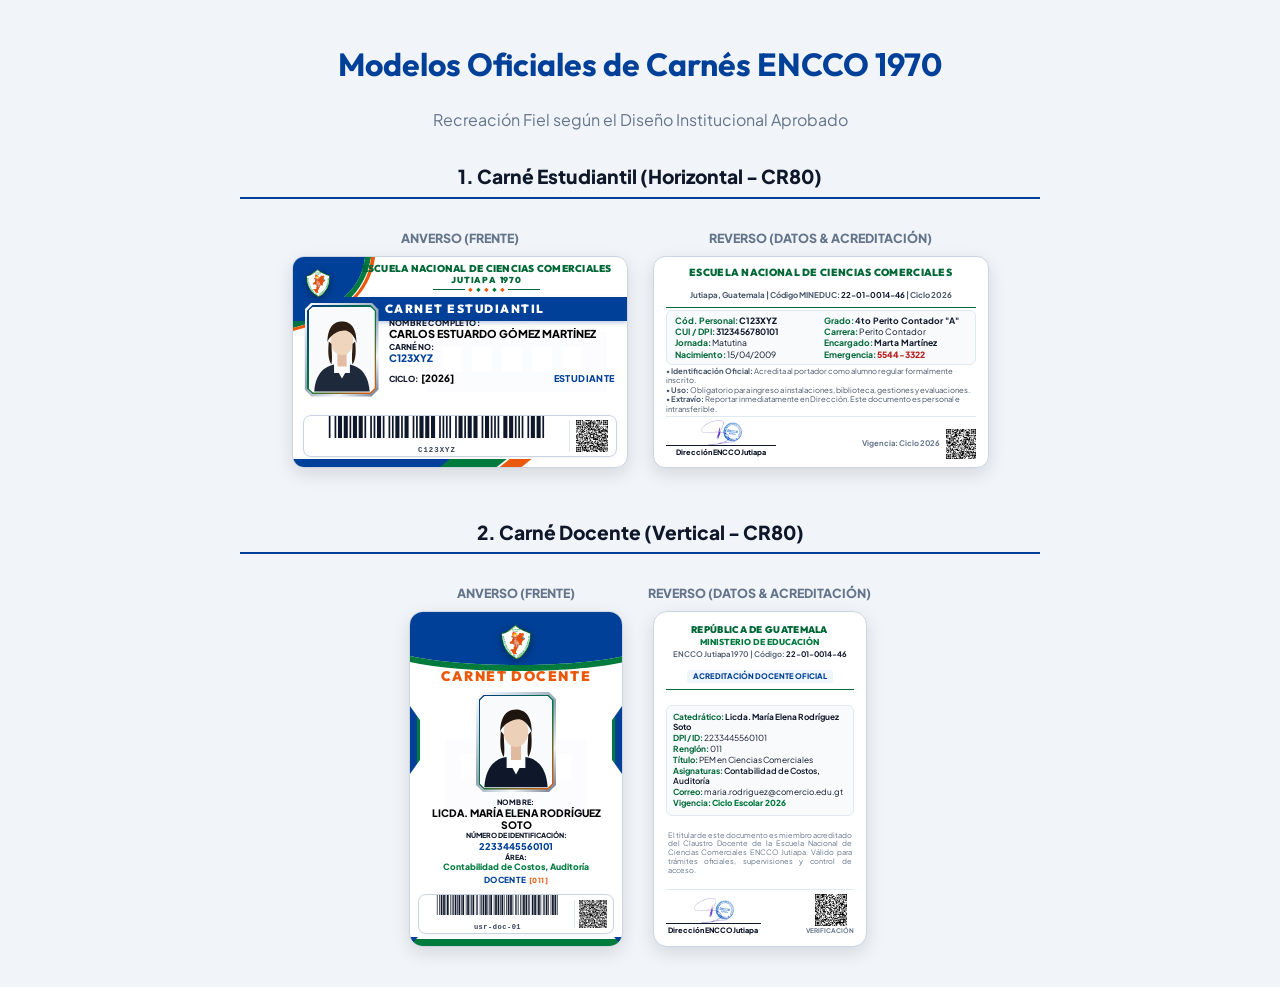
<file: preview_carnets.html>
<!DOCTYPE html>
<html lang="es">
<head>
    <meta charset="UTF-8">
    <meta name="author" content="Nehemias Salguero, Jutiapa, Guatemala">
    <meta name="copyright" content="© 2026 Nehemias Salguero. Jutiapa, Guatemala. Todos los derechos reservados.">
    <title>Preview Modelos Oficiales de Carnés ENCCO 1970</title>
    <link href="https://fonts.googleapis.com/css2?family=Outfit:wght@800;900&family=Plus+Jakarta+Sans:wght@500;700;800&display=swap" rel="stylesheet">
    <link rel="stylesheet" href="styles.css">
    <style>
        body {
            background: #f1f5f9;
            font-family: 'Plus Jakarta Sans', sans-serif;
            padding: 40px 20px;
            display: flex;
            flex-direction: column;
            align-items: center;
            gap: 30px;
        }
        .section-title {
            font-size: 1.2rem;
            font-weight: 800;
            color: #0f172a;
            border-bottom: 2px solid #004098;
            padding-bottom: 6px;
            width: 100%;
            max-width: 800px;
            text-align: center;
        }
        .cards-row {
            display: flex;
            gap: 25px;
            flex-wrap: wrap;
            justify-content: center;
            align-items: flex-start;
        }
        .card-wrapper {
            display: flex;
            flex-direction: column;
            align-items: center;
            gap: 8px;
        }
        .card-label {
            font-size: 0.78rem;
            font-weight: 800;
            color: #64748b;
            text-transform: uppercase;
        }
    </style>
</head>
<body>
    <h1 style="font-family:'Outfit', sans-serif; color:#004098; margin:0;">Modelos Oficiales de Carnés ENCCO 1970</h1>
    <p style="color:#64748b; margin-top:-10px;">Recreación Fiel según el Diseño Institucional Aprobado</p>

    <div class="section-title">1. Carné Estudiantil (Horizontal - CR80)</div>
    <div class="cards-row">
        <div class="card-wrapper">
            <span class="card-label">Anverso (Frente)</span>
            
                <div class="encco-carnet-card encco-carnet-student encco-carnet-front" style="width:336px; height:212px; background:#ffffff; border-radius:12px; border:1.5px solid #cbd5e1; box-shadow:0 6px 18px rgba(0,0,0,0.12); overflow:hidden; position:relative; font-family:'Plus Jakarta Sans', sans-serif; box-sizing:border-box; text-align:left; user-select:none;">
                    
                    <!-- MARCA DE AGUA EDIFICIO INSTITUCIONAL SUTIL DE FONDO -->
                    <div style="position:absolute; right:10px; top:45px; width:200px; height:110px; opacity:0.045; pointer-events:none; z-index:0; background:radial-gradient(circle, rgba(0,64,152,0.15) 0%, rgba(255,255,255,0) 70%);">
                        <svg viewBox="0 0 200 110" width="100%" height="100%" xmlns="http://www.w3.org/2000/svg">
                            <rect x="10" y="30" width="180" height="60" rx="3" fill="#004098" opacity="0.3" />
                            <rect x="25" y="45" width="20" height="25" fill="#ffffff" />
                            <rect x="55" y="45" width="20" height="25" fill="#ffffff" />
                            <rect x="85" y="45" width="20" height="25" fill="#ffffff" />
                            <rect x="115" y="45" width="20" height="25" fill="#ffffff" />
                            <rect x="145" y="45" width="20" height="25" fill="#ffffff" />
                        </svg>
                    </div>

                    <!-- FORMA GEOMÉTRICA SUPERIOR IZQUIERDA (AZUL, VERDE Y NARANJA) -->
                    <svg style="position:absolute; top:0; left:0; width:90px; height:80px; pointer-events:none; z-index:1;" viewBox="0 0 90 80">
                        <path d="M 0,0 L 72,0 C 70,22 56,50 0,64 Z" fill="#004098" />
                        <path d="M 72,0 C 70,22 56,50 0,64 L 0,71 C 58,56 74,25 78,0 Z" fill="#007a3d" />
                        <path d="M 78,0 C 76,25 60,56 0,71 L 0,74 C 62,59 79,26 82,0 Z" fill="#ea580c" />
                    </svg>

                    <!-- ESCUDO OFICIAL ENCCO SUPERIOR IZQUIERDO -->
                    <div style="position:absolute; top:6px; left:8px; width:34px; height:40px; z-index:4; filter:drop-shadow(0 2px 3px rgba(0,0,0,0.35));">
                        <img src="logo.png" style="width:100%; height:100%; object-fit:contain; display:block;" alt="Escudo ENCCO">
                    </div>

                    <!-- ENCABEZADO INSTITUCIONAL DERECHA DEL ESCUDO -->
                    <div style="margin-left:60px; padding:6px 6px 0 0; text-align:center; position:relative; z-index:2;">
                        <div style="font-family:'Outfit', sans-serif; font-size:0.62rem; font-weight:900; color:#006837; letter-spacing:0.25px; line-height:1.15; text-transform:uppercase;">
                            ESCUELA NACIONAL DE CIENCIAS COMERCIALES
                        </div>
                        <div style="font-family:'Outfit', sans-serif; font-size:0.54rem; font-weight:900; color:#006837; letter-spacing:0.8px; line-height:1.15; margin-top:1px;">
                            JUTIAPA 1970
                        </div>
                        <div style="display:flex; align-items:center; justify-content:center; gap:3px; margin-top:2px;">
                            <span style="flex:1; height:1.2px; background:#006837; max-width:32px;"></span>
                            <span style="color:#ea580c; font-size:0.36rem; line-height:1;">◆</span>
                            <span style="color:#007a3d; font-size:0.36rem; line-height:1;">◆</span>
                            <span style="color:#ea580c; font-size:0.36rem; line-height:1;">◆</span>
                            <span style="color:#007a3d; font-size:0.36rem; line-height:1;">◆</span>
                            <span style="color:#ea580c; font-size:0.36rem; line-height:1;">◆</span>
                            <span style="flex:1; height:1.2px; background:#006837; max-width:32px;"></span>
                        </div>
                    </div>

                    <!-- CINTA AZUL REAL HORIZONTAL CARNET ESTUDIANTIL -->
                    <div style="position:relative; z-index:2; background:#004098; color:#ffffff; font-family:'Outfit', sans-serif; font-size:0.74rem; font-weight:900; letter-spacing:1.5px; text-transform:uppercase; padding:3.5px 10px 3.5px 92px; margin-top:4px; box-shadow:0 2px 4px rgba(0,64,152,0.25);">
                        CARNET ESTUDIANTIL
                    </div>

                    <!-- FOTO CON MARCO DORADO BISELADO (NOTCHED CORNERS) -->
                    <div style="position:absolute; left:12px; top:46px; width:74px; height:94px; z-index:4;">
                        <div class="encco-gold-frame-outer" style="width:100%; height:100%;">
                            <div class="encco-gold-frame-middle">
                                <div class="encco-gold-frame-inner">
                                    
                <svg width="100%" height="100%" viewBox="0 0 100 126" xmlns="http://www.w3.org/2000/svg" style="display:block; width:100%; height:100%;">
                    <rect width="100" height="126" fill="#f8fafc" />
                    <!-- Silueta de blazer formal oscuro -->
                    <path d="M 8 126 C 10 98 24 88 38 85 L 38 98 L 62 98 L 62 85 C 76 88 90 98 92 126 Z" fill="#1e293b" />
                    <!-- Camisa y cuello blanco formal -->
                    <polygon points="38,85 50,106 62,85" fill="#ffffff" />
                    <!-- Cuello -->
                    <rect x="43" y="68" width="14" height="20" fill="#e2bda3" />
                    <!-- Rostro tono cálido estilizado -->
                    <ellipse cx="50" cy="50" rx="17" ry="21" fill="#f0d5be" />
                    <!-- Peinado institucional -->
                    <path d="M 28 52 C 28 28 38 20 50 20 C 62 20 72 28 72 52 C 70 45 64 36 57 34 C 49 32 39 37 33 43 C 30 46 28 49 28 52 Z" fill="#2d1e14" />
                    <path d="M 30 50 C 29 62 28 76 34 85 C 36 77 34 62 34 54 Z" fill="#2d1e14" />
                    <path d="M 70 50 C 71 62 72 76 66 85 C 64 77 66 62 66 54 Z" fill="#2d1e14" />
                </svg>
            
                                </div>
                            </div>
                        </div>
                    </div>

                    <!-- BLOQUE DE DATOS DEL ALUMNO -->
                    <div style="position:absolute; left:96px; top:62px; right:12px; z-index:3; line-height:1.2;">
                        <div style="font-size:0.50rem; font-weight:800; color:#0f172a; text-transform:uppercase; letter-spacing:0.4px;">NOMBRE COMPLETO:</div>
                        <div style="font-size:0.68rem; font-weight:900; color:#000000; text-transform:uppercase; line-height:1.15; max-height:2.3em; overflow:hidden; text-overflow:ellipsis; display:-webkit-box; -webkit-line-clamp:2; -webkit-box-orient:vertical; margin-bottom:2px;" title="Carlos Estuardo Gómez Martínez">
                            Carlos Estuardo Gómez Martínez
                        </div>
                        
                        <div style="font-size:0.50rem; font-weight:800; color:#0f172a; text-transform:uppercase;">CARNÉ NO:</div>
                        <div style="font-size:0.64rem; font-weight:900; color:#004098; margin-bottom:2px;">
                            C123XYZ
                        </div>
                        
                        <div style="display:flex; justify-content:space-between; align-items:baseline;">
                            <div>
                                <span style="font-size:0.52rem; font-weight:800; color:#0f172a;">CICLO:</span> 
                                <strong style="font-size:0.62rem; font-weight:900; color:#000000;">[2026]</strong>
                            </div>
                            <div>
                                <strong style="font-size:0.58rem; font-weight:900; color:#004098; text-transform:uppercase; letter-spacing:0.4px;">ESTUDIANTE</strong>
                            </div>
                        </div>
                    </div>

                    <!-- CONTENEDOR INFERIOR BLANCO RESERVADO (CÓDIGO DE BARRAS + QR) -->
                    <div style="position:absolute; left:10px; right:10px; bottom:10px; height:42px; background:#ffffff; border:1.2px solid #cbd5e1; border-radius:8px; padding:2px 8px; display:flex; align-items:center; justify-content:space-between; gap:6px; box-shadow:0 1px 3px rgba(0,0,0,0.05); z-index:3;">
                        <div style="flex:1; text-align:center; overflow:hidden;">
                            <div style="width:92%; margin:0 auto;">
                                <svg width="100%" height="22" viewBox="0 0 136 22" preserveAspectRatio="none" xmlns="http://www.w3.org/2000/svg"><rect x="4.0" y="0" width="1.0" height="22" fill="#0f172a"/><rect x="7.4" y="0" width="1.0" height="22" fill="#0f172a"/><rect x="9.4" y="0" width="2.4" height="22" fill="#0f172a"/><rect x="12.8" y="0" width="2.4" height="22" fill="#0f172a"/><rect x="16.2" y="0" width="1.0" height="22" fill="#0f172a"/><rect x="18.2" y="0" width="2.4" height="22" fill="#0f172a"/><rect x="21.6" y="0" width="2.4" height="22" fill="#0f172a"/><rect x="25.0" y="0" width="1.0" height="22" fill="#0f172a"/><rect x="28.4" y="0" width="1.0" height="22" fill="#0f172a"/><rect x="30.4" y="0" width="1.0" height="22" fill="#0f172a"/><rect x="32.4" y="0" width="2.4" height="22" fill="#0f172a"/><rect x="35.8" y="0" width="1.0" height="22" fill="#0f172a"/><rect x="39.2" y="0" width="1.0" height="22" fill="#0f172a"/><rect x="41.2" y="0" width="1.0" height="22" fill="#0f172a"/><rect x="43.2" y="0" width="2.4" height="22" fill="#0f172a"/><rect x="46.6" y="0" width="1.0" height="22" fill="#0f172a"/><rect x="48.6" y="0" width="2.4" height="22" fill="#0f172a"/><rect x="53.4" y="0" width="1.0" height="22" fill="#0f172a"/><rect x="55.4" y="0" width="1.0" height="22" fill="#0f172a"/><rect x="57.4" y="0" width="2.4" height="22" fill="#0f172a"/><rect x="60.8" y="0" width="2.4" height="22" fill="#0f172a"/><rect x="64.2" y="0" width="2.4" height="22" fill="#0f172a"/><rect x="69.0" y="0" width="1.0" height="22" fill="#0f172a"/><rect x="71.0" y="0" width="1.0" height="22" fill="#0f172a"/><rect x="73.0" y="0" width="1.0" height="22" fill="#0f172a"/><rect x="75.0" y="0" width="1.0" height="22" fill="#0f172a"/><rect x="78.4" y="0" width="1.0" height="22" fill="#0f172a"/><rect x="80.4" y="0" width="2.4" height="22" fill="#0f172a"/><rect x="83.8" y="0" width="1.0" height="22" fill="#0f172a"/><rect x="85.8" y="0" width="2.4" height="22" fill="#0f172a"/><rect x="89.2" y="0" width="2.4" height="22" fill="#0f172a"/><rect x="94.0" y="0" width="1.0" height="22" fill="#0f172a"/><rect x="96.0" y="0" width="2.4" height="22" fill="#0f172a"/><rect x="99.4" y="0" width="1.0" height="22" fill="#0f172a"/><rect x="101.4" y="0" width="1.0" height="22" fill="#0f172a"/><rect x="103.4" y="0" width="1.0" height="22" fill="#0f172a"/><rect x="106.8" y="0" width="2.4" height="22" fill="#0f172a"/><rect x="110.2" y="0" width="2.4" height="22" fill="#0f172a"/><rect x="113.6" y="0" width="1.0" height="22" fill="#0f172a"/><rect x="115.6" y="0" width="1.0" height="22" fill="#0f172a"/><rect x="117.6" y="0" width="1.0" height="22" fill="#0f172a"/><rect x="121.0" y="0" width="1.0" height="22" fill="#0f172a"/><rect x="123.0" y="0" width="2.4" height="22" fill="#0f172a"/><rect x="126.4" y="0" width="2.4" height="22" fill="#0f172a"/><rect x="129.8" y="0" width="1.0" height="22" fill="#0f172a"/></svg>
                            </div>
                            <div style="font-size:0.46rem; font-family:monospace; color:#334155; font-weight:800; letter-spacing:1px; margin-top:1px;">
                                C123XYZ
                            </div>
                        </div>
                        <div style="flex-shrink:0; border-left:1px solid #e2e8f0; padding-left:6px; display:flex; align-items:center; justify-content:center;" title="Escanear con Celular">
                            <svg width="32" height="32" style="display:block; margin:0 auto;" version="1.1" xmlns="http://www.w3.org/2000/svg" viewBox="0 0 90 90"  preserveAspectRatio="xMinYMin meet"><rect width="100%" height="100%" fill="white" cx="0" cy="0"/><path d="M0,0l2,0 0,2 -2,0 0,-2z M2,0l2,0 0,2 -2,0 0,-2z M4,0l2,0 0,2 -2,0 0,-2z M6,0l2,0 0,2 -2,0 0,-2z M8,0l2,0 0,2 -2,0 0,-2z M10,0l2,0 0,2 -2,0 0,-2z M12,0l2,0 0,2 -2,0 0,-2z M16,0l2,0 0,2 -2,0 0,-2z M18,0l2,0 0,2 -2,0 0,-2z M26,0l2,0 0,2 -2,0 0,-2z M28,0l2,0 0,2 -2,0 0,-2z M30,0l2,0 0,2 -2,0 0,-2z M32,0l2,0 0,2 -2,0 0,-2z M34,0l2,0 0,2 -2,0 0,-2z M36,0l2,0 0,2 -2,0 0,-2z M38,0l2,0 0,2 -2,0 0,-2z M42,0l2,0 0,2 -2,0 0,-2z M50,0l2,0 0,2 -2,0 0,-2z M56,0l2,0 0,2 -2,0 0,-2z M58,0l2,0 0,2 -2,0 0,-2z M60,0l2,0 0,2 -2,0 0,-2z M62,0l2,0 0,2 -2,0 0,-2z M64,0l2,0 0,2 -2,0 0,-2z M66,0l2,0 0,2 -2,0 0,-2z M72,0l2,0 0,2 -2,0 0,-2z M76,0l2,0 0,2 -2,0 0,-2z M78,0l2,0 0,2 -2,0 0,-2z M80,0l2,0 0,2 -2,0 0,-2z M82,0l2,0 0,2 -2,0 0,-2z M84,0l2,0 0,2 -2,0 0,-2z M86,0l2,0 0,2 -2,0 0,-2z M88,0l2,0 0,2 -2,0 0,-2z M0,2l2,0 0,2 -2,0 0,-2z M12,2l2,0 0,2 -2,0 0,-2z M16,2l2,0 0,2 -2,0 0,-2z M30,2l2,0 0,2 -2,0 0,-2z M34,2l2,0 0,2 -2,0 0,-2z M40,2l2,0 0,2 -2,0 0,-2z M42,2l2,0 0,2 -2,0 0,-2z M44,2l2,0 0,2 -2,0 0,-2z M50,2l2,0 0,2 -2,0 0,-2z M58,2l2,0 0,2 -2,0 0,-2z M60,2l2,0 0,2 -2,0 0,-2z M64,2l2,0 0,2 -2,0 0,-2z M66,2l2,0 0,2 -2,0 0,-2z M70,2l2,0 0,2 -2,0 0,-2z M76,2l2,0 0,2 -2,0 0,-2z M88,2l2,0 0,2 -2,0 0,-2z M0,4l2,0 0,2 -2,0 0,-2z M4,4l2,0 0,2 -2,0 0,-2z M6,4l2,0 0,2 -2,0 0,-2z M8,4l2,0 0,2 -2,0 0,-2z M12,4l2,0 0,2 -2,0 0,-2z M18,4l2,0 0,2 -2,0 0,-2z M20,4l2,0 0,2 -2,0 0,-2z M24,4l2,0 0,2 -2,0 0,-2z M38,4l2,0 0,2 -2,0 0,-2z M40,4l2,0 0,2 -2,0 0,-2z M44,4l2,0 0,2 -2,0 0,-2z M48,4l2,0 0,2 -2,0 0,-2z M50,4l2,0 0,2 -2,0 0,-2z M54,4l2,0 0,2 -2,0 0,-2z M64,4l2,0 0,2 -2,0 0,-2z M70,4l2,0 0,2 -2,0 0,-2z M76,4l2,0 0,2 -2,0 0,-2z M80,4l2,0 0,2 -2,0 0,-2z M82,4l2,0 0,2 -2,0 0,-2z M84,4l2,0 0,2 -2,0 0,-2z M88,4l2,0 0,2 -2,0 0,-2z M0,6l2,0 0,2 -2,0 0,-2z M4,6l2,0 0,2 -2,0 0,-2z M6,6l2,0 0,2 -2,0 0,-2z M8,6l2,0 0,2 -2,0 0,-2z M12,6l2,0 0,2 -2,0 0,-2z M16,6l2,0 0,2 -2,0 0,-2z M22,6l2,0 0,2 -2,0 0,-2z M26,6l2,0 0,2 -2,0 0,-2z M28,6l2,0 0,2 -2,0 0,-2z M34,6l2,0 0,2 -2,0 0,-2z M36,6l2,0 0,2 -2,0 0,-2z M38,6l2,0 0,2 -2,0 0,-2z M40,6l2,0 0,2 -2,0 0,-2z M44,6l2,0 0,2 -2,0 0,-2z M46,6l2,0 0,2 -2,0 0,-2z M50,6l2,0 0,2 -2,0 0,-2z M60,6l2,0 0,2 -2,0 0,-2z M62,6l2,0 0,2 -2,0 0,-2z M66,6l2,0 0,2 -2,0 0,-2z M70,6l2,0 0,2 -2,0 0,-2z M72,6l2,0 0,2 -2,0 0,-2z M76,6l2,0 0,2 -2,0 0,-2z M80,6l2,0 0,2 -2,0 0,-2z M82,6l2,0 0,2 -2,0 0,-2z M84,6l2,0 0,2 -2,0 0,-2z M88,6l2,0 0,2 -2,0 0,-2z M0,8l2,0 0,2 -2,0 0,-2z M4,8l2,0 0,2 -2,0 0,-2z M6,8l2,0 0,2 -2,0 0,-2z M8,8l2,0 0,2 -2,0 0,-2z M12,8l2,0 0,2 -2,0 0,-2z M18,8l2,0 0,2 -2,0 0,-2z M20,8l2,0 0,2 -2,0 0,-2z M24,8l2,0 0,2 -2,0 0,-2z M28,8l2,0 0,2 -2,0 0,-2z M30,8l2,0 0,2 -2,0 0,-2z M34,8l2,0 0,2 -2,0 0,-2z M38,8l2,0 0,2 -2,0 0,-2z M40,8l2,0 0,2 -2,0 0,-2z M42,8l2,0 0,2 -2,0 0,-2z M44,8l2,0 0,2 -2,0 0,-2z M46,8l2,0 0,2 -2,0 0,-2z M48,8l2,0 0,2 -2,0 0,-2z M50,8l2,0 0,2 -2,0 0,-2z M52,8l2,0 0,2 -2,0 0,-2z M54,8l2,0 0,2 -2,0 0,-2z M66,8l2,0 0,2 -2,0 0,-2z M68,8l2,0 0,2 -2,0 0,-2z M70,8l2,0 0,2 -2,0 0,-2z M72,8l2,0 0,2 -2,0 0,-2z M76,8l2,0 0,2 -2,0 0,-2z M80,8l2,0 0,2 -2,0 0,-2z M82,8l2,0 0,2 -2,0 0,-2z M84,8l2,0 0,2 -2,0 0,-2z M88,8l2,0 0,2 -2,0 0,-2z M0,10l2,0 0,2 -2,0 0,-2z M12,10l2,0 0,2 -2,0 0,-2z M18,10l2,0 0,2 -2,0 0,-2z M22,10l2,0 0,2 -2,0 0,-2z M26,10l2,0 0,2 -2,0 0,-2z M28,10l2,0 0,2 -2,0 0,-2z M30,10l2,0 0,2 -2,0 0,-2z M32,10l2,0 0,2 -2,0 0,-2z M34,10l2,0 0,2 -2,0 0,-2z M36,10l2,0 0,2 -2,0 0,-2z M38,10l2,0 0,2 -2,0 0,-2z M40,10l2,0 0,2 -2,0 0,-2z M48,10l2,0 0,2 -2,0 0,-2z M50,10l2,0 0,2 -2,0 0,-2z M56,10l2,0 0,2 -2,0 0,-2z M60,10l2,0 0,2 -2,0 0,-2z M62,10l2,0 0,2 -2,0 0,-2z M66,10l2,0 0,2 -2,0 0,-2z M76,10l2,0 0,2 -2,0 0,-2z M88,10l2,0 0,2 -2,0 0,-2z M0,12l2,0 0,2 -2,0 0,-2z M2,12l2,0 0,2 -2,0 0,-2z M4,12l2,0 0,2 -2,0 0,-2z M6,12l2,0 0,2 -2,0 0,-2z M8,12l2,0 0,2 -2,0 0,-2z M10,12l2,0 0,2 -2,0 0,-2z M12,12l2,0 0,2 -2,0 0,-2z M16,12l2,0 0,2 -2,0 0,-2z M20,12l2,0 0,2 -2,0 0,-2z M24,12l2,0 0,2 -2,0 0,-2z M28,12l2,0 0,2 -2,0 0,-2z M32,12l2,0 0,2 -2,0 0,-2z M36,12l2,0 0,2 -2,0 0,-2z M40,12l2,0 0,2 -2,0 0,-2z M44,12l2,0 0,2 -2,0 0,-2z M48,12l2,0 0,2 -2,0 0,-2z M52,12l2,0 0,2 -2,0 0,-2z M56,12l2,0 0,2 -2,0 0,-2z M60,12l2,0 0,2 -2,0 0,-2z M64,12l2,0 0,2 -2,0 0,-2z M68,12l2,0 0,2 -2,0 0,-2z M72,12l2,0 0,2 -2,0 0,-2z M76,12l2,0 0,2 -2,0 0,-2z M78,12l2,0 0,2 -2,0 0,-2z M80,12l2,0 0,2 -2,0 0,-2z M82,12l2,0 0,2 -2,0 0,-2z M84,12l2,0 0,2 -2,0 0,-2z M86,12l2,0 0,2 -2,0 0,-2z M88,12l2,0 0,2 -2,0 0,-2z M16,14l2,0 0,2 -2,0 0,-2z M20,14l2,0 0,2 -2,0 0,-2z M22,14l2,0 0,2 -2,0 0,-2z M26,14l2,0 0,2 -2,0 0,-2z M32,14l2,0 0,2 -2,0 0,-2z M34,14l2,0 0,2 -2,0 0,-2z M36,14l2,0 0,2 -2,0 0,-2z M40,14l2,0 0,2 -2,0 0,-2z M48,14l2,0 0,2 -2,0 0,-2z M56,14l2,0 0,2 -2,0 0,-2z M58,14l2,0 0,2 -2,0 0,-2z M62,14l2,0 0,2 -2,0 0,-2z M0,16l2,0 0,2 -2,0 0,-2z M4,16l2,0 0,2 -2,0 0,-2z M6,16l2,0 0,2 -2,0 0,-2z M10,16l2,0 0,2 -2,0 0,-2z M12,16l2,0 0,2 -2,0 0,-2z M14,16l2,0 0,2 -2,0 0,-2z M18,16l2,0 0,2 -2,0 0,-2z M28,16l2,0 0,2 -2,0 0,-2z M32,16l2,0 0,2 -2,0 0,-2z M34,16l2,0 0,2 -2,0 0,-2z M36,16l2,0 0,2 -2,0 0,-2z M38,16l2,0 0,2 -2,0 0,-2z M40,16l2,0 0,2 -2,0 0,-2z M42,16l2,0 0,2 -2,0 0,-2z M44,16l2,0 0,2 -2,0 0,-2z M46,16l2,0 0,2 -2,0 0,-2z M48,16l2,0 0,2 -2,0 0,-2z M54,16l2,0 0,2 -2,0 0,-2z M56,16l2,0 0,2 -2,0 0,-2z M58,16l2,0 0,2 -2,0 0,-2z M60,16l2,0 0,2 -2,0 0,-2z M66,16l2,0 0,2 -2,0 0,-2z M76,16l2,0 0,2 -2,0 0,-2z M82,16l2,0 0,2 -2,0 0,-2z M86,16l2,0 0,2 -2,0 0,-2z M88,16l2,0 0,2 -2,0 0,-2z M4,18l2,0 0,2 -2,0 0,-2z M6,18l2,0 0,2 -2,0 0,-2z M8,18l2,0 0,2 -2,0 0,-2z M10,18l2,0 0,2 -2,0 0,-2z M16,18l2,0 0,2 -2,0 0,-2z M18,18l2,0 0,2 -2,0 0,-2z M22,18l2,0 0,2 -2,0 0,-2z M24,18l2,0 0,2 -2,0 0,-2z M28,18l2,0 0,2 -2,0 0,-2z M30,18l2,0 0,2 -2,0 0,-2z M36,18l2,0 0,2 -2,0 0,-2z M40,18l2,0 0,2 -2,0 0,-2z M48,18l2,0 0,2 -2,0 0,-2z M50,18l2,0 0,2 -2,0 0,-2z M54,18l2,0 0,2 -2,0 0,-2z M60,18l2,0 0,2 -2,0 0,-2z M62,18l2,0 0,2 -2,0 0,-2z M64,18l2,0 0,2 -2,0 0,-2z M70,18l2,0 0,2 -2,0 0,-2z M72,18l2,0 0,2 -2,0 0,-2z M80,18l2,0 0,2 -2,0 0,-2z M86,18l2,0 0,2 -2,0 0,-2z M88,18l2,0 0,2 -2,0 0,-2z M4,20l2,0 0,2 -2,0 0,-2z M10,20l2,0 0,2 -2,0 0,-2z M12,20l2,0 0,2 -2,0 0,-2z M16,20l2,0 0,2 -2,0 0,-2z M18,20l2,0 0,2 -2,0 0,-2z M22,20l2,0 0,2 -2,0 0,-2z M26,20l2,0 0,2 -2,0 0,-2z M30,20l2,0 0,2 -2,0 0,-2z M32,20l2,0 0,2 -2,0 0,-2z M38,20l2,0 0,2 -2,0 0,-2z M40,20l2,0 0,2 -2,0 0,-2z M46,20l2,0 0,2 -2,0 0,-2z M54,20l2,0 0,2 -2,0 0,-2z M58,20l2,0 0,2 -2,0 0,-2z M60,20l2,0 0,2 -2,0 0,-2z M62,20l2,0 0,2 -2,0 0,-2z M68,20l2,0 0,2 -2,0 0,-2z M74,20l2,0 0,2 -2,0 0,-2z M86,20l2,0 0,2 -2,0 0,-2z M88,20l2,0 0,2 -2,0 0,-2z M2,22l2,0 0,2 -2,0 0,-2z M4,22l2,0 0,2 -2,0 0,-2z M6,22l2,0 0,2 -2,0 0,-2z M10,22l2,0 0,2 -2,0 0,-2z M16,22l2,0 0,2 -2,0 0,-2z M18,22l2,0 0,2 -2,0 0,-2z M22,22l2,0 0,2 -2,0 0,-2z M24,22l2,0 0,2 -2,0 0,-2z M26,22l2,0 0,2 -2,0 0,-2z M30,22l2,0 0,2 -2,0 0,-2z M34,22l2,0 0,2 -2,0 0,-2z M38,22l2,0 0,2 -2,0 0,-2z M42,22l2,0 0,2 -2,0 0,-2z M44,22l2,0 0,2 -2,0 0,-2z M48,22l2,0 0,2 -2,0 0,-2z M50,22l2,0 0,2 -2,0 0,-2z M56,22l2,0 0,2 -2,0 0,-2z M58,22l2,0 0,2 -2,0 0,-2z M64,22l2,0 0,2 -2,0 0,-2z M70,22l2,0 0,2 -2,0 0,-2z M72,22l2,0 0,2 -2,0 0,-2z M76,22l2,0 0,2 -2,0 0,-2z M82,22l2,0 0,2 -2,0 0,-2z M86,22l2,0 0,2 -2,0 0,-2z M0,24l2,0 0,2 -2,0 0,-2z M2,24l2,0 0,2 -2,0 0,-2z M6,24l2,0 0,2 -2,0 0,-2z M12,24l2,0 0,2 -2,0 0,-2z M28,24l2,0 0,2 -2,0 0,-2z M34,24l2,0 0,2 -2,0 0,-2z M36,24l2,0 0,2 -2,0 0,-2z M38,24l2,0 0,2 -2,0 0,-2z M42,24l2,0 0,2 -2,0 0,-2z M44,24l2,0 0,2 -2,0 0,-2z M52,24l2,0 0,2 -2,0 0,-2z M60,24l2,0 0,2 -2,0 0,-2z M62,24l2,0 0,2 -2,0 0,-2z M66,24l2,0 0,2 -2,0 0,-2z M68,24l2,0 0,2 -2,0 0,-2z M76,24l2,0 0,2 -2,0 0,-2z M88,24l2,0 0,2 -2,0 0,-2z M4,26l2,0 0,2 -2,0 0,-2z M10,26l2,0 0,2 -2,0 0,-2z M14,26l2,0 0,2 -2,0 0,-2z M16,26l2,0 0,2 -2,0 0,-2z M18,26l2,0 0,2 -2,0 0,-2z M22,26l2,0 0,2 -2,0 0,-2z M24,26l2,0 0,2 -2,0 0,-2z M32,26l2,0 0,2 -2,0 0,-2z M34,26l2,0 0,2 -2,0 0,-2z M36,26l2,0 0,2 -2,0 0,-2z M40,26l2,0 0,2 -2,0 0,-2z M42,26l2,0 0,2 -2,0 0,-2z M44,26l2,0 0,2 -2,0 0,-2z M46,26l2,0 0,2 -2,0 0,-2z M48,26l2,0 0,2 -2,0 0,-2z M50,26l2,0 0,2 -2,0 0,-2z M52,26l2,0 0,2 -2,0 0,-2z M54,26l2,0 0,2 -2,0 0,-2z M58,26l2,0 0,2 -2,0 0,-2z M62,26l2,0 0,2 -2,0 0,-2z M64,26l2,0 0,2 -2,0 0,-2z M66,26l2,0 0,2 -2,0 0,-2z M74,26l2,0 0,2 -2,0 0,-2z M76,26l2,0 0,2 -2,0 0,-2z M78,26l2,0 0,2 -2,0 0,-2z M80,26l2,0 0,2 -2,0 0,-2z M82,26l2,0 0,2 -2,0 0,-2z M86,26l2,0 0,2 -2,0 0,-2z M2,28l2,0 0,2 -2,0 0,-2z M12,28l2,0 0,2 -2,0 0,-2z M18,28l2,0 0,2 -2,0 0,-2z M20,28l2,0 0,2 -2,0 0,-2z M28,28l2,0 0,2 -2,0 0,-2z M36,28l2,0 0,2 -2,0 0,-2z M40,28l2,0 0,2 -2,0 0,-2z M46,28l2,0 0,2 -2,0 0,-2z M50,28l2,0 0,2 -2,0 0,-2z M52,28l2,0 0,2 -2,0 0,-2z M54,28l2,0 0,2 -2,0 0,-2z M56,28l2,0 0,2 -2,0 0,-2z M60,28l2,0 0,2 -2,0 0,-2z M62,28l2,0 0,2 -2,0 0,-2z M66,28l2,0 0,2 -2,0 0,-2z M70,28l2,0 0,2 -2,0 0,-2z M72,28l2,0 0,2 -2,0 0,-2z M74,28l2,0 0,2 -2,0 0,-2z M76,28l2,0 0,2 -2,0 0,-2z M80,28l2,0 0,2 -2,0 0,-2z M82,28l2,0 0,2 -2,0 0,-2z M84,28l2,0 0,2 -2,0 0,-2z M86,28l2,0 0,2 -2,0 0,-2z M0,30l2,0 0,2 -2,0 0,-2z M2,30l2,0 0,2 -2,0 0,-2z M4,30l2,0 0,2 -2,0 0,-2z M10,30l2,0 0,2 -2,0 0,-2z M14,30l2,0 0,2 -2,0 0,-2z M16,30l2,0 0,2 -2,0 0,-2z M18,30l2,0 0,2 -2,0 0,-2z M20,30l2,0 0,2 -2,0 0,-2z M22,30l2,0 0,2 -2,0 0,-2z M24,30l2,0 0,2 -2,0 0,-2z M28,30l2,0 0,2 -2,0 0,-2z M32,30l2,0 0,2 -2,0 0,-2z M34,30l2,0 0,2 -2,0 0,-2z M36,30l2,0 0,2 -2,0 0,-2z M44,30l2,0 0,2 -2,0 0,-2z M50,30l2,0 0,2 -2,0 0,-2z M56,30l2,0 0,2 -2,0 0,-2z M64,30l2,0 0,2 -2,0 0,-2z M66,30l2,0 0,2 -2,0 0,-2z M70,30l2,0 0,2 -2,0 0,-2z M74,30l2,0 0,2 -2,0 0,-2z M78,30l2,0 0,2 -2,0 0,-2z M80,30l2,0 0,2 -2,0 0,-2z M82,30l2,0 0,2 -2,0 0,-2z M84,30l2,0 0,2 -2,0 0,-2z M86,30l2,0 0,2 -2,0 0,-2z M88,30l2,0 0,2 -2,0 0,-2z M8,32l2,0 0,2 -2,0 0,-2z M12,32l2,0 0,2 -2,0 0,-2z M16,32l2,0 0,2 -2,0 0,-2z M18,32l2,0 0,2 -2,0 0,-2z M22,32l2,0 0,2 -2,0 0,-2z M24,32l2,0 0,2 -2,0 0,-2z M46,32l2,0 0,2 -2,0 0,-2z M52,32l2,0 0,2 -2,0 0,-2z M54,32l2,0 0,2 -2,0 0,-2z M62,32l2,0 0,2 -2,0 0,-2z M64,32l2,0 0,2 -2,0 0,-2z M66,32l2,0 0,2 -2,0 0,-2z M68,32l2,0 0,2 -2,0 0,-2z M70,32l2,0 0,2 -2,0 0,-2z M72,32l2,0 0,2 -2,0 0,-2z M74,32l2,0 0,2 -2,0 0,-2z M76,32l2,0 0,2 -2,0 0,-2z M78,32l2,0 0,2 -2,0 0,-2z M84,32l2,0 0,2 -2,0 0,-2z M88,32l2,0 0,2 -2,0 0,-2z M0,34l2,0 0,2 -2,0 0,-2z M6,34l2,0 0,2 -2,0 0,-2z M14,34l2,0 0,2 -2,0 0,-2z M18,34l2,0 0,2 -2,0 0,-2z M20,34l2,0 0,2 -2,0 0,-2z M30,34l2,0 0,2 -2,0 0,-2z M34,34l2,0 0,2 -2,0 0,-2z M38,34l2,0 0,2 -2,0 0,-2z M42,34l2,0 0,2 -2,0 0,-2z M44,34l2,0 0,2 -2,0 0,-2z M54,34l2,0 0,2 -2,0 0,-2z M56,34l2,0 0,2 -2,0 0,-2z M58,34l2,0 0,2 -2,0 0,-2z M62,34l2,0 0,2 -2,0 0,-2z M64,34l2,0 0,2 -2,0 0,-2z M66,34l2,0 0,2 -2,0 0,-2z M68,34l2,0 0,2 -2,0 0,-2z M70,34l2,0 0,2 -2,0 0,-2z M80,34l2,0 0,2 -2,0 0,-2z M88,34l2,0 0,2 -2,0 0,-2z M8,36l2,0 0,2 -2,0 0,-2z M12,36l2,0 0,2 -2,0 0,-2z M14,36l2,0 0,2 -2,0 0,-2z M16,36l2,0 0,2 -2,0 0,-2z M22,36l2,0 0,2 -2,0 0,-2z M28,36l2,0 0,2 -2,0 0,-2z M30,36l2,0 0,2 -2,0 0,-2z M34,36l2,0 0,2 -2,0 0,-2z M36,36l2,0 0,2 -2,0 0,-2z M38,36l2,0 0,2 -2,0 0,-2z M44,36l2,0 0,2 -2,0 0,-2z M46,36l2,0 0,2 -2,0 0,-2z M48,36l2,0 0,2 -2,0 0,-2z M50,36l2,0 0,2 -2,0 0,-2z M52,36l2,0 0,2 -2,0 0,-2z M66,36l2,0 0,2 -2,0 0,-2z M68,36l2,0 0,2 -2,0 0,-2z M70,36l2,0 0,2 -2,0 0,-2z M76,36l2,0 0,2 -2,0 0,-2z M82,36l2,0 0,2 -2,0 0,-2z M86,36l2,0 0,2 -2,0 0,-2z M8,38l2,0 0,2 -2,0 0,-2z M10,38l2,0 0,2 -2,0 0,-2z M24,38l2,0 0,2 -2,0 0,-2z M26,38l2,0 0,2 -2,0 0,-2z M32,38l2,0 0,2 -2,0 0,-2z M36,38l2,0 0,2 -2,0 0,-2z M38,38l2,0 0,2 -2,0 0,-2z M40,38l2,0 0,2 -2,0 0,-2z M42,38l2,0 0,2 -2,0 0,-2z M50,38l2,0 0,2 -2,0 0,-2z M52,38l2,0 0,2 -2,0 0,-2z M56,38l2,0 0,2 -2,0 0,-2z M58,38l2,0 0,2 -2,0 0,-2z M62,38l2,0 0,2 -2,0 0,-2z M72,38l2,0 0,2 -2,0 0,-2z M74,38l2,0 0,2 -2,0 0,-2z M80,38l2,0 0,2 -2,0 0,-2z M82,38l2,0 0,2 -2,0 0,-2z M2,40l2,0 0,2 -2,0 0,-2z M4,40l2,0 0,2 -2,0 0,-2z M8,40l2,0 0,2 -2,0 0,-2z M10,40l2,0 0,2 -2,0 0,-2z M12,40l2,0 0,2 -2,0 0,-2z M14,40l2,0 0,2 -2,0 0,-2z M16,40l2,0 0,2 -2,0 0,-2z M18,40l2,0 0,2 -2,0 0,-2z M22,40l2,0 0,2 -2,0 0,-2z M30,40l2,0 0,2 -2,0 0,-2z M40,40l2,0 0,2 -2,0 0,-2z M42,40l2,0 0,2 -2,0 0,-2z M44,40l2,0 0,2 -2,0 0,-2z M46,40l2,0 0,2 -2,0 0,-2z M48,40l2,0 0,2 -2,0 0,-2z M50,40l2,0 0,2 -2,0 0,-2z M54,40l2,0 0,2 -2,0 0,-2z M56,40l2,0 0,2 -2,0 0,-2z M58,40l2,0 0,2 -2,0 0,-2z M72,40l2,0 0,2 -2,0 0,-2z M74,40l2,0 0,2 -2,0 0,-2z M76,40l2,0 0,2 -2,0 0,-2z M78,40l2,0 0,2 -2,0 0,-2z M80,40l2,0 0,2 -2,0 0,-2z M84,40l2,0 0,2 -2,0 0,-2z M0,42l2,0 0,2 -2,0 0,-2z M4,42l2,0 0,2 -2,0 0,-2z M8,42l2,0 0,2 -2,0 0,-2z M16,42l2,0 0,2 -2,0 0,-2z M24,42l2,0 0,2 -2,0 0,-2z M26,42l2,0 0,2 -2,0 0,-2z M28,42l2,0 0,2 -2,0 0,-2z M30,42l2,0 0,2 -2,0 0,-2z M38,42l2,0 0,2 -2,0 0,-2z M40,42l2,0 0,2 -2,0 0,-2z M48,42l2,0 0,2 -2,0 0,-2z M50,42l2,0 0,2 -2,0 0,-2z M56,42l2,0 0,2 -2,0 0,-2z M60,42l2,0 0,2 -2,0 0,-2z M62,42l2,0 0,2 -2,0 0,-2z M66,42l2,0 0,2 -2,0 0,-2z M70,42l2,0 0,2 -2,0 0,-2z M72,42l2,0 0,2 -2,0 0,-2z M80,42l2,0 0,2 -2,0 0,-2z M82,42l2,0 0,2 -2,0 0,-2z M84,42l2,0 0,2 -2,0 0,-2z M88,42l2,0 0,2 -2,0 0,-2z M0,44l2,0 0,2 -2,0 0,-2z M2,44l2,0 0,2 -2,0 0,-2z M6,44l2,0 0,2 -2,0 0,-2z M8,44l2,0 0,2 -2,0 0,-2z M12,44l2,0 0,2 -2,0 0,-2z M16,44l2,0 0,2 -2,0 0,-2z M18,44l2,0 0,2 -2,0 0,-2z M20,44l2,0 0,2 -2,0 0,-2z M24,44l2,0 0,2 -2,0 0,-2z M30,44l2,0 0,2 -2,0 0,-2z M34,44l2,0 0,2 -2,0 0,-2z M40,44l2,0 0,2 -2,0 0,-2z M44,44l2,0 0,2 -2,0 0,-2z M48,44l2,0 0,2 -2,0 0,-2z M58,44l2,0 0,2 -2,0 0,-2z M60,44l2,0 0,2 -2,0 0,-2z M64,44l2,0 0,2 -2,0 0,-2z M66,44l2,0 0,2 -2,0 0,-2z M68,44l2,0 0,2 -2,0 0,-2z M70,44l2,0 0,2 -2,0 0,-2z M72,44l2,0 0,2 -2,0 0,-2z M76,44l2,0 0,2 -2,0 0,-2z M80,44l2,0 0,2 -2,0 0,-2z M82,44l2,0 0,2 -2,0 0,-2z M86,44l2,0 0,2 -2,0 0,-2z M88,44l2,0 0,2 -2,0 0,-2z M0,46l2,0 0,2 -2,0 0,-2z M4,46l2,0 0,2 -2,0 0,-2z M8,46l2,0 0,2 -2,0 0,-2z M16,46l2,0 0,2 -2,0 0,-2z M20,46l2,0 0,2 -2,0 0,-2z M28,46l2,0 0,2 -2,0 0,-2z M34,46l2,0 0,2 -2,0 0,-2z M38,46l2,0 0,2 -2,0 0,-2z M40,46l2,0 0,2 -2,0 0,-2z M48,46l2,0 0,2 -2,0 0,-2z M50,46l2,0 0,2 -2,0 0,-2z M54,46l2,0 0,2 -2,0 0,-2z M58,46l2,0 0,2 -2,0 0,-2z M62,46l2,0 0,2 -2,0 0,-2z M64,46l2,0 0,2 -2,0 0,-2z M66,46l2,0 0,2 -2,0 0,-2z M72,46l2,0 0,2 -2,0 0,-2z M80,46l2,0 0,2 -2,0 0,-2z M82,46l2,0 0,2 -2,0 0,-2z M86,46l2,0 0,2 -2,0 0,-2z M88,46l2,0 0,2 -2,0 0,-2z M0,48l2,0 0,2 -2,0 0,-2z M4,48l2,0 0,2 -2,0 0,-2z M8,48l2,0 0,2 -2,0 0,-2z M10,48l2,0 0,2 -2,0 0,-2z M12,48l2,0 0,2 -2,0 0,-2z M14,48l2,0 0,2 -2,0 0,-2z M16,48l2,0 0,2 -2,0 0,-2z M18,48l2,0 0,2 -2,0 0,-2z M24,48l2,0 0,2 -2,0 0,-2z M28,48l2,0 0,2 -2,0 0,-2z M30,48l2,0 0,2 -2,0 0,-2z M36,48l2,0 0,2 -2,0 0,-2z M40,48l2,0 0,2 -2,0 0,-2z M42,48l2,0 0,2 -2,0 0,-2z M44,48l2,0 0,2 -2,0 0,-2z M46,48l2,0 0,2 -2,0 0,-2z M48,48l2,0 0,2 -2,0 0,-2z M50,48l2,0 0,2 -2,0 0,-2z M58,48l2,0 0,2 -2,0 0,-2z M60,48l2,0 0,2 -2,0 0,-2z M62,48l2,0 0,2 -2,0 0,-2z M68,48l2,0 0,2 -2,0 0,-2z M72,48l2,0 0,2 -2,0 0,-2z M74,48l2,0 0,2 -2,0 0,-2z M76,48l2,0 0,2 -2,0 0,-2z M78,48l2,0 0,2 -2,0 0,-2z M80,48l2,0 0,2 -2,0 0,-2z M82,48l2,0 0,2 -2,0 0,-2z M86,48l2,0 0,2 -2,0 0,-2z M88,48l2,0 0,2 -2,0 0,-2z M0,50l2,0 0,2 -2,0 0,-2z M4,50l2,0 0,2 -2,0 0,-2z M18,50l2,0 0,2 -2,0 0,-2z M22,50l2,0 0,2 -2,0 0,-2z M24,50l2,0 0,2 -2,0 0,-2z M26,50l2,0 0,2 -2,0 0,-2z M28,50l2,0 0,2 -2,0 0,-2z M30,50l2,0 0,2 -2,0 0,-2z M32,50l2,0 0,2 -2,0 0,-2z M38,50l2,0 0,2 -2,0 0,-2z M44,50l2,0 0,2 -2,0 0,-2z M48,50l2,0 0,2 -2,0 0,-2z M50,50l2,0 0,2 -2,0 0,-2z M52,50l2,0 0,2 -2,0 0,-2z M54,50l2,0 0,2 -2,0 0,-2z M58,50l2,0 0,2 -2,0 0,-2z M64,50l2,0 0,2 -2,0 0,-2z M66,50l2,0 0,2 -2,0 0,-2z M74,50l2,0 0,2 -2,0 0,-2z M76,50l2,0 0,2 -2,0 0,-2z M78,50l2,0 0,2 -2,0 0,-2z M84,50l2,0 0,2 -2,0 0,-2z M2,52l2,0 0,2 -2,0 0,-2z M4,52l2,0 0,2 -2,0 0,-2z M12,52l2,0 0,2 -2,0 0,-2z M14,52l2,0 0,2 -2,0 0,-2z M18,52l2,0 0,2 -2,0 0,-2z M24,52l2,0 0,2 -2,0 0,-2z M28,52l2,0 0,2 -2,0 0,-2z M30,52l2,0 0,2 -2,0 0,-2z M32,52l2,0 0,2 -2,0 0,-2z M36,52l2,0 0,2 -2,0 0,-2z M38,52l2,0 0,2 -2,0 0,-2z M44,52l2,0 0,2 -2,0 0,-2z M48,52l2,0 0,2 -2,0 0,-2z M52,52l2,0 0,2 -2,0 0,-2z M54,52l2,0 0,2 -2,0 0,-2z M56,52l2,0 0,2 -2,0 0,-2z M58,52l2,0 0,2 -2,0 0,-2z M60,52l2,0 0,2 -2,0 0,-2z M64,52l2,0 0,2 -2,0 0,-2z M70,52l2,0 0,2 -2,0 0,-2z M72,52l2,0 0,2 -2,0 0,-2z M78,52l2,0 0,2 -2,0 0,-2z M80,52l2,0 0,2 -2,0 0,-2z M82,52l2,0 0,2 -2,0 0,-2z M84,52l2,0 0,2 -2,0 0,-2z M4,54l2,0 0,2 -2,0 0,-2z M10,54l2,0 0,2 -2,0 0,-2z M18,54l2,0 0,2 -2,0 0,-2z M24,54l2,0 0,2 -2,0 0,-2z M26,54l2,0 0,2 -2,0 0,-2z M32,54l2,0 0,2 -2,0 0,-2z M40,54l2,0 0,2 -2,0 0,-2z M48,54l2,0 0,2 -2,0 0,-2z M50,54l2,0 0,2 -2,0 0,-2z M52,54l2,0 0,2 -2,0 0,-2z M54,54l2,0 0,2 -2,0 0,-2z M56,54l2,0 0,2 -2,0 0,-2z M58,54l2,0 0,2 -2,0 0,-2z M60,54l2,0 0,2 -2,0 0,-2z M64,54l2,0 0,2 -2,0 0,-2z M70,54l2,0 0,2 -2,0 0,-2z M72,54l2,0 0,2 -2,0 0,-2z M76,54l2,0 0,2 -2,0 0,-2z M84,54l2,0 0,2 -2,0 0,-2z M0,56l2,0 0,2 -2,0 0,-2z M2,56l2,0 0,2 -2,0 0,-2z M4,56l2,0 0,2 -2,0 0,-2z M12,56l2,0 0,2 -2,0 0,-2z M22,56l2,0 0,2 -2,0 0,-2z M26,56l2,0 0,2 -2,0 0,-2z M28,56l2,0 0,2 -2,0 0,-2z M30,56l2,0 0,2 -2,0 0,-2z M40,56l2,0 0,2 -2,0 0,-2z M62,56l2,0 0,2 -2,0 0,-2z M64,56l2,0 0,2 -2,0 0,-2z M66,56l2,0 0,2 -2,0 0,-2z M70,56l2,0 0,2 -2,0 0,-2z M78,56l2,0 0,2 -2,0 0,-2z M80,56l2,0 0,2 -2,0 0,-2z M82,56l2,0 0,2 -2,0 0,-2z M84,56l2,0 0,2 -2,0 0,-2z M86,56l2,0 0,2 -2,0 0,-2z M88,56l2,0 0,2 -2,0 0,-2z M0,58l2,0 0,2 -2,0 0,-2z M2,58l2,0 0,2 -2,0 0,-2z M4,58l2,0 0,2 -2,0 0,-2z M6,58l2,0 0,2 -2,0 0,-2z M8,58l2,0 0,2 -2,0 0,-2z M16,58l2,0 0,2 -2,0 0,-2z M20,58l2,0 0,2 -2,0 0,-2z M24,58l2,0 0,2 -2,0 0,-2z M32,58l2,0 0,2 -2,0 0,-2z M38,58l2,0 0,2 -2,0 0,-2z M40,58l2,0 0,2 -2,0 0,-2z M42,58l2,0 0,2 -2,0 0,-2z M54,58l2,0 0,2 -2,0 0,-2z M58,58l2,0 0,2 -2,0 0,-2z M66,58l2,0 0,2 -2,0 0,-2z M68,58l2,0 0,2 -2,0 0,-2z M72,58l2,0 0,2 -2,0 0,-2z M74,58l2,0 0,2 -2,0 0,-2z M76,58l2,0 0,2 -2,0 0,-2z M78,58l2,0 0,2 -2,0 0,-2z M80,58l2,0 0,2 -2,0 0,-2z M82,58l2,0 0,2 -2,0 0,-2z M86,58l2,0 0,2 -2,0 0,-2z M10,60l2,0 0,2 -2,0 0,-2z M12,60l2,0 0,2 -2,0 0,-2z M18,60l2,0 0,2 -2,0 0,-2z M20,60l2,0 0,2 -2,0 0,-2z M30,60l2,0 0,2 -2,0 0,-2z M34,60l2,0 0,2 -2,0 0,-2z M38,60l2,0 0,2 -2,0 0,-2z M44,60l2,0 0,2 -2,0 0,-2z M46,60l2,0 0,2 -2,0 0,-2z M52,60l2,0 0,2 -2,0 0,-2z M54,60l2,0 0,2 -2,0 0,-2z M60,60l2,0 0,2 -2,0 0,-2z M64,60l2,0 0,2 -2,0 0,-2z M68,60l2,0 0,2 -2,0 0,-2z M72,60l2,0 0,2 -2,0 0,-2z M78,60l2,0 0,2 -2,0 0,-2z M84,60l2,0 0,2 -2,0 0,-2z M86,60l2,0 0,2 -2,0 0,-2z M0,62l2,0 0,2 -2,0 0,-2z M2,62l2,0 0,2 -2,0 0,-2z M6,62l2,0 0,2 -2,0 0,-2z M8,62l2,0 0,2 -2,0 0,-2z M14,62l2,0 0,2 -2,0 0,-2z M18,62l2,0 0,2 -2,0 0,-2z M24,62l2,0 0,2 -2,0 0,-2z M26,62l2,0 0,2 -2,0 0,-2z M28,62l2,0 0,2 -2,0 0,-2z M30,62l2,0 0,2 -2,0 0,-2z M32,62l2,0 0,2 -2,0 0,-2z M34,62l2,0 0,2 -2,0 0,-2z M38,62l2,0 0,2 -2,0 0,-2z M42,62l2,0 0,2 -2,0 0,-2z M44,62l2,0 0,2 -2,0 0,-2z M50,62l2,0 0,2 -2,0 0,-2z M52,62l2,0 0,2 -2,0 0,-2z M60,62l2,0 0,2 -2,0 0,-2z M62,62l2,0 0,2 -2,0 0,-2z M72,62l2,0 0,2 -2,0 0,-2z M86,62l2,0 0,2 -2,0 0,-2z M88,62l2,0 0,2 -2,0 0,-2z M2,64l2,0 0,2 -2,0 0,-2z M4,64l2,0 0,2 -2,0 0,-2z M8,64l2,0 0,2 -2,0 0,-2z M10,64l2,0 0,2 -2,0 0,-2z M12,64l2,0 0,2 -2,0 0,-2z M14,64l2,0 0,2 -2,0 0,-2z M16,64l2,0 0,2 -2,0 0,-2z M18,64l2,0 0,2 -2,0 0,-2z M20,64l2,0 0,2 -2,0 0,-2z M22,64l2,0 0,2 -2,0 0,-2z M24,64l2,0 0,2 -2,0 0,-2z M26,64l2,0 0,2 -2,0 0,-2z M32,64l2,0 0,2 -2,0 0,-2z M34,64l2,0 0,2 -2,0 0,-2z M36,64l2,0 0,2 -2,0 0,-2z M40,64l2,0 0,2 -2,0 0,-2z M44,64l2,0 0,2 -2,0 0,-2z M46,64l2,0 0,2 -2,0 0,-2z M54,64l2,0 0,2 -2,0 0,-2z M56,64l2,0 0,2 -2,0 0,-2z M58,64l2,0 0,2 -2,0 0,-2z M60,64l2,0 0,2 -2,0 0,-2z M66,64l2,0 0,2 -2,0 0,-2z M68,64l2,0 0,2 -2,0 0,-2z M72,64l2,0 0,2 -2,0 0,-2z M74,64l2,0 0,2 -2,0 0,-2z M78,64l2,0 0,2 -2,0 0,-2z M82,64l2,0 0,2 -2,0 0,-2z M84,64l2,0 0,2 -2,0 0,-2z M6,66l2,0 0,2 -2,0 0,-2z M8,66l2,0 0,2 -2,0 0,-2z M10,66l2,0 0,2 -2,0 0,-2z M14,66l2,0 0,2 -2,0 0,-2z M22,66l2,0 0,2 -2,0 0,-2z M26,66l2,0 0,2 -2,0 0,-2z M28,66l2,0 0,2 -2,0 0,-2z M32,66l2,0 0,2 -2,0 0,-2z M38,66l2,0 0,2 -2,0 0,-2z M42,66l2,0 0,2 -2,0 0,-2z M44,66l2,0 0,2 -2,0 0,-2z M46,66l2,0 0,2 -2,0 0,-2z M48,66l2,0 0,2 -2,0 0,-2z M50,66l2,0 0,2 -2,0 0,-2z M54,66l2,0 0,2 -2,0 0,-2z M58,66l2,0 0,2 -2,0 0,-2z M60,66l2,0 0,2 -2,0 0,-2z M62,66l2,0 0,2 -2,0 0,-2z M70,66l2,0 0,2 -2,0 0,-2z M72,66l2,0 0,2 -2,0 0,-2z M74,66l2,0 0,2 -2,0 0,-2z M76,66l2,0 0,2 -2,0 0,-2z M78,66l2,0 0,2 -2,0 0,-2z M82,66l2,0 0,2 -2,0 0,-2z M84,66l2,0 0,2 -2,0 0,-2z M88,66l2,0 0,2 -2,0 0,-2z M8,68l2,0 0,2 -2,0 0,-2z M12,68l2,0 0,2 -2,0 0,-2z M16,68l2,0 0,2 -2,0 0,-2z M22,68l2,0 0,2 -2,0 0,-2z M32,68l2,0 0,2 -2,0 0,-2z M34,68l2,0 0,2 -2,0 0,-2z M48,68l2,0 0,2 -2,0 0,-2z M58,68l2,0 0,2 -2,0 0,-2z M60,68l2,0 0,2 -2,0 0,-2z M62,68l2,0 0,2 -2,0 0,-2z M64,68l2,0 0,2 -2,0 0,-2z M66,68l2,0 0,2 -2,0 0,-2z M68,68l2,0 0,2 -2,0 0,-2z M70,68l2,0 0,2 -2,0 0,-2z M74,68l2,0 0,2 -2,0 0,-2z M76,68l2,0 0,2 -2,0 0,-2z M80,68l2,0 0,2 -2,0 0,-2z M88,68l2,0 0,2 -2,0 0,-2z M2,70l2,0 0,2 -2,0 0,-2z M4,70l2,0 0,2 -2,0 0,-2z M6,70l2,0 0,2 -2,0 0,-2z M8,70l2,0 0,2 -2,0 0,-2z M14,70l2,0 0,2 -2,0 0,-2z M16,70l2,0 0,2 -2,0 0,-2z M20,70l2,0 0,2 -2,0 0,-2z M26,70l2,0 0,2 -2,0 0,-2z M28,70l2,0 0,2 -2,0 0,-2z M36,70l2,0 0,2 -2,0 0,-2z M38,70l2,0 0,2 -2,0 0,-2z M40,70l2,0 0,2 -2,0 0,-2z M42,70l2,0 0,2 -2,0 0,-2z M44,70l2,0 0,2 -2,0 0,-2z M46,70l2,0 0,2 -2,0 0,-2z M52,70l2,0 0,2 -2,0 0,-2z M58,70l2,0 0,2 -2,0 0,-2z M60,70l2,0 0,2 -2,0 0,-2z M62,70l2,0 0,2 -2,0 0,-2z M64,70l2,0 0,2 -2,0 0,-2z M68,70l2,0 0,2 -2,0 0,-2z M70,70l2,0 0,2 -2,0 0,-2z M74,70l2,0 0,2 -2,0 0,-2z M76,70l2,0 0,2 -2,0 0,-2z M80,70l2,0 0,2 -2,0 0,-2z M82,70l2,0 0,2 -2,0 0,-2z M86,70l2,0 0,2 -2,0 0,-2z M88,70l2,0 0,2 -2,0 0,-2z M0,72l2,0 0,2 -2,0 0,-2z M6,72l2,0 0,2 -2,0 0,-2z M8,72l2,0 0,2 -2,0 0,-2z M12,72l2,0 0,2 -2,0 0,-2z M14,72l2,0 0,2 -2,0 0,-2z M20,72l2,0 0,2 -2,0 0,-2z M22,72l2,0 0,2 -2,0 0,-2z M24,72l2,0 0,2 -2,0 0,-2z M26,72l2,0 0,2 -2,0 0,-2z M32,72l2,0 0,2 -2,0 0,-2z M40,72l2,0 0,2 -2,0 0,-2z M42,72l2,0 0,2 -2,0 0,-2z M44,72l2,0 0,2 -2,0 0,-2z M46,72l2,0 0,2 -2,0 0,-2z M48,72l2,0 0,2 -2,0 0,-2z M52,72l2,0 0,2 -2,0 0,-2z M58,72l2,0 0,2 -2,0 0,-2z M62,72l2,0 0,2 -2,0 0,-2z M66,72l2,0 0,2 -2,0 0,-2z M72,72l2,0 0,2 -2,0 0,-2z M74,72l2,0 0,2 -2,0 0,-2z M76,72l2,0 0,2 -2,0 0,-2z M78,72l2,0 0,2 -2,0 0,-2z M80,72l2,0 0,2 -2,0 0,-2z M84,72l2,0 0,2 -2,0 0,-2z M88,72l2,0 0,2 -2,0 0,-2z M16,74l2,0 0,2 -2,0 0,-2z M18,74l2,0 0,2 -2,0 0,-2z M26,74l2,0 0,2 -2,0 0,-2z M28,74l2,0 0,2 -2,0 0,-2z M36,74l2,0 0,2 -2,0 0,-2z M38,74l2,0 0,2 -2,0 0,-2z M40,74l2,0 0,2 -2,0 0,-2z M48,74l2,0 0,2 -2,0 0,-2z M50,74l2,0 0,2 -2,0 0,-2z M52,74l2,0 0,2 -2,0 0,-2z M54,74l2,0 0,2 -2,0 0,-2z M56,74l2,0 0,2 -2,0 0,-2z M58,74l2,0 0,2 -2,0 0,-2z M62,74l2,0 0,2 -2,0 0,-2z M64,74l2,0 0,2 -2,0 0,-2z M66,74l2,0 0,2 -2,0 0,-2z M72,74l2,0 0,2 -2,0 0,-2z M80,74l2,0 0,2 -2,0 0,-2z M0,76l2,0 0,2 -2,0 0,-2z M2,76l2,0 0,2 -2,0 0,-2z M4,76l2,0 0,2 -2,0 0,-2z M6,76l2,0 0,2 -2,0 0,-2z M8,76l2,0 0,2 -2,0 0,-2z M10,76l2,0 0,2 -2,0 0,-2z M12,76l2,0 0,2 -2,0 0,-2z M16,76l2,0 0,2 -2,0 0,-2z M18,76l2,0 0,2 -2,0 0,-2z M22,76l2,0 0,2 -2,0 0,-2z M24,76l2,0 0,2 -2,0 0,-2z M26,76l2,0 0,2 -2,0 0,-2z M28,76l2,0 0,2 -2,0 0,-2z M32,76l2,0 0,2 -2,0 0,-2z M34,76l2,0 0,2 -2,0 0,-2z M36,76l2,0 0,2 -2,0 0,-2z M40,76l2,0 0,2 -2,0 0,-2z M44,76l2,0 0,2 -2,0 0,-2z M48,76l2,0 0,2 -2,0 0,-2z M50,76l2,0 0,2 -2,0 0,-2z M52,76l2,0 0,2 -2,0 0,-2z M54,76l2,0 0,2 -2,0 0,-2z M58,76l2,0 0,2 -2,0 0,-2z M60,76l2,0 0,2 -2,0 0,-2z M64,76l2,0 0,2 -2,0 0,-2z M68,76l2,0 0,2 -2,0 0,-2z M70,76l2,0 0,2 -2,0 0,-2z M72,76l2,0 0,2 -2,0 0,-2z M76,76l2,0 0,2 -2,0 0,-2z M80,76l2,0 0,2 -2,0 0,-2z M86,76l2,0 0,2 -2,0 0,-2z M0,78l2,0 0,2 -2,0 0,-2z M12,78l2,0 0,2 -2,0 0,-2z M16,78l2,0 0,2 -2,0 0,-2z M18,78l2,0 0,2 -2,0 0,-2z M20,78l2,0 0,2 -2,0 0,-2z M22,78l2,0 0,2 -2,0 0,-2z M24,78l2,0 0,2 -2,0 0,-2z M26,78l2,0 0,2 -2,0 0,-2z M30,78l2,0 0,2 -2,0 0,-2z M40,78l2,0 0,2 -2,0 0,-2z M48,78l2,0 0,2 -2,0 0,-2z M56,78l2,0 0,2 -2,0 0,-2z M60,78l2,0 0,2 -2,0 0,-2z M64,78l2,0 0,2 -2,0 0,-2z M68,78l2,0 0,2 -2,0 0,-2z M70,78l2,0 0,2 -2,0 0,-2z M72,78l2,0 0,2 -2,0 0,-2z M80,78l2,0 0,2 -2,0 0,-2z M82,78l2,0 0,2 -2,0 0,-2z M84,78l2,0 0,2 -2,0 0,-2z M88,78l2,0 0,2 -2,0 0,-2z M0,80l2,0 0,2 -2,0 0,-2z M4,80l2,0 0,2 -2,0 0,-2z M6,80l2,0 0,2 -2,0 0,-2z M8,80l2,0 0,2 -2,0 0,-2z M12,80l2,0 0,2 -2,0 0,-2z M18,80l2,0 0,2 -2,0 0,-2z M26,80l2,0 0,2 -2,0 0,-2z M30,80l2,0 0,2 -2,0 0,-2z M34,80l2,0 0,2 -2,0 0,-2z M40,80l2,0 0,2 -2,0 0,-2z M42,80l2,0 0,2 -2,0 0,-2z M44,80l2,0 0,2 -2,0 0,-2z M46,80l2,0 0,2 -2,0 0,-2z M48,80l2,0 0,2 -2,0 0,-2z M52,80l2,0 0,2 -2,0 0,-2z M54,80l2,0 0,2 -2,0 0,-2z M58,80l2,0 0,2 -2,0 0,-2z M60,80l2,0 0,2 -2,0 0,-2z M62,80l2,0 0,2 -2,0 0,-2z M64,80l2,0 0,2 -2,0 0,-2z M66,80l2,0 0,2 -2,0 0,-2z M72,80l2,0 0,2 -2,0 0,-2z M74,80l2,0 0,2 -2,0 0,-2z M76,80l2,0 0,2 -2,0 0,-2z M78,80l2,0 0,2 -2,0 0,-2z M80,80l2,0 0,2 -2,0 0,-2z M84,80l2,0 0,2 -2,0 0,-2z M88,80l2,0 0,2 -2,0 0,-2z M0,82l2,0 0,2 -2,0 0,-2z M4,82l2,0 0,2 -2,0 0,-2z M6,82l2,0 0,2 -2,0 0,-2z M8,82l2,0 0,2 -2,0 0,-2z M12,82l2,0 0,2 -2,0 0,-2z M16,82l2,0 0,2 -2,0 0,-2z M20,82l2,0 0,2 -2,0 0,-2z M22,82l2,0 0,2 -2,0 0,-2z M24,82l2,0 0,2 -2,0 0,-2z M28,82l2,0 0,2 -2,0 0,-2z M30,82l2,0 0,2 -2,0 0,-2z M38,82l2,0 0,2 -2,0 0,-2z M40,82l2,0 0,2 -2,0 0,-2z M44,82l2,0 0,2 -2,0 0,-2z M46,82l2,0 0,2 -2,0 0,-2z M62,82l2,0 0,2 -2,0 0,-2z M64,82l2,0 0,2 -2,0 0,-2z M66,82l2,0 0,2 -2,0 0,-2z M68,82l2,0 0,2 -2,0 0,-2z M70,82l2,0 0,2 -2,0 0,-2z M72,82l2,0 0,2 -2,0 0,-2z M76,82l2,0 0,2 -2,0 0,-2z M82,82l2,0 0,2 -2,0 0,-2z M84,82l2,0 0,2 -2,0 0,-2z M88,82l2,0 0,2 -2,0 0,-2z M0,84l2,0 0,2 -2,0 0,-2z M4,84l2,0 0,2 -2,0 0,-2z M6,84l2,0 0,2 -2,0 0,-2z M8,84l2,0 0,2 -2,0 0,-2z M12,84l2,0 0,2 -2,0 0,-2z M16,84l2,0 0,2 -2,0 0,-2z M18,84l2,0 0,2 -2,0 0,-2z M20,84l2,0 0,2 -2,0 0,-2z M22,84l2,0 0,2 -2,0 0,-2z M24,84l2,0 0,2 -2,0 0,-2z M26,84l2,0 0,2 -2,0 0,-2z M28,84l2,0 0,2 -2,0 0,-2z M30,84l2,0 0,2 -2,0 0,-2z M34,84l2,0 0,2 -2,0 0,-2z M48,84l2,0 0,2 -2,0 0,-2z M52,84l2,0 0,2 -2,0 0,-2z M54,84l2,0 0,2 -2,0 0,-2z M56,84l2,0 0,2 -2,0 0,-2z M58,84l2,0 0,2 -2,0 0,-2z M66,84l2,0 0,2 -2,0 0,-2z M68,84l2,0 0,2 -2,0 0,-2z M70,84l2,0 0,2 -2,0 0,-2z M72,84l2,0 0,2 -2,0 0,-2z M76,84l2,0 0,2 -2,0 0,-2z M82,84l2,0 0,2 -2,0 0,-2z M86,84l2,0 0,2 -2,0 0,-2z M0,86l2,0 0,2 -2,0 0,-2z M12,86l2,0 0,2 -2,0 0,-2z M22,86l2,0 0,2 -2,0 0,-2z M24,86l2,0 0,2 -2,0 0,-2z M28,86l2,0 0,2 -2,0 0,-2z M30,86l2,0 0,2 -2,0 0,-2z M32,86l2,0 0,2 -2,0 0,-2z M34,86l2,0 0,2 -2,0 0,-2z M36,86l2,0 0,2 -2,0 0,-2z M38,86l2,0 0,2 -2,0 0,-2z M44,86l2,0 0,2 -2,0 0,-2z M48,86l2,0 0,2 -2,0 0,-2z M50,86l2,0 0,2 -2,0 0,-2z M52,86l2,0 0,2 -2,0 0,-2z M54,86l2,0 0,2 -2,0 0,-2z M56,86l2,0 0,2 -2,0 0,-2z M58,86l2,0 0,2 -2,0 0,-2z M66,86l2,0 0,2 -2,0 0,-2z M74,86l2,0 0,2 -2,0 0,-2z M76,86l2,0 0,2 -2,0 0,-2z M78,86l2,0 0,2 -2,0 0,-2z M88,86l2,0 0,2 -2,0 0,-2z M0,88l2,0 0,2 -2,0 0,-2z M2,88l2,0 0,2 -2,0 0,-2z M4,88l2,0 0,2 -2,0 0,-2z M6,88l2,0 0,2 -2,0 0,-2z M8,88l2,0 0,2 -2,0 0,-2z M10,88l2,0 0,2 -2,0 0,-2z M12,88l2,0 0,2 -2,0 0,-2z M16,88l2,0 0,2 -2,0 0,-2z M30,88l2,0 0,2 -2,0 0,-2z M32,88l2,0 0,2 -2,0 0,-2z M36,88l2,0 0,2 -2,0 0,-2z M42,88l2,0 0,2 -2,0 0,-2z M44,88l2,0 0,2 -2,0 0,-2z M56,88l2,0 0,2 -2,0 0,-2z M58,88l2,0 0,2 -2,0 0,-2z M60,88l2,0 0,2 -2,0 0,-2z M68,88l2,0 0,2 -2,0 0,-2z M70,88l2,0 0,2 -2,0 0,-2z M76,88l2,0 0,2 -2,0 0,-2z M78,88l2,0 0,2 -2,0 0,-2z M80,88l2,0 0,2 -2,0 0,-2z M84,88l2,0 0,2 -2,0 0,-2z " stroke="transparent" fill="black"/></svg>
                        </div>
                    </div>

                    <!-- REMATE INFERIOR DIAGONAL (AZUL, VERDE Y NARANJA) -->
                    <svg style="position:absolute; bottom:0; left:0; width:100%; height:8px; pointer-events:none; z-index:1;" viewBox="0 0 336 8" preserveAspectRatio="none">
                        <polygon points="0,0 165,0 155,8 0,8" fill="#004098" />
                        <polygon points="158,0 215,0 205,8 148,8" fill="#007a3d" />
                        <polygon points="218,0 240,0 230,8 208,8" fill="#ea580c" />
                    </svg>

                </div>
            
        </div>
        <div class="card-wrapper">
            <span class="card-label">Reverso (Datos & Acreditación)</span>
            
                <div class="encco-carnet-card encco-carnet-student encco-carnet-back" style="width:336px; height:212px; background:#ffffff; border-radius:12px; border:1.5px solid #cbd5e1; box-shadow:0 6px 18px rgba(0,0,0,0.12); overflow:hidden; position:relative; font-family:'Plus Jakarta Sans', sans-serif; display:flex; flex-direction:column; box-sizing:border-box; padding:8px 12px; justify-content:space-between; text-align:left; user-select:none;">
                    
                    <!-- ENCABEZADO MINEDUC REVERSO -->
                    <div style="border-bottom:1.5px solid #006837; padding-bottom:3px; text-align:center;">
                        <span style="font-family:'Outfit', sans-serif; font-size:0.64rem; font-weight:900; color:#006837; text-transform:uppercase; letter-spacing:0.3px; display:block;">
                            ESCUELA NACIONAL DE CIENCIAS COMERCIALES
                        </span>
                        <span style="font-size:0.50rem; color:#475569; font-weight:700;">
                            Jutiapa, Guatemala | Código MINEDUC: <strong style="color:#0f172a;">22-01-0014-46</strong> | Ciclo 2026
                        </span>
                    </div>

                    <!-- TABLA DE DATOS DEL ALUMNO DE ALTA LEGIBILIDAD -->
                    <div style="display:grid; grid-template-columns:1fr 1fr; gap:6px; font-size:0.54rem; color:#0f172a; line-height:1.28; background:#f8fafc; border:1px solid #e2e8f0; border-radius:6px; padding:4px 8px;">
                        <div>
                            <div><strong style="color:#006837;">Cód. Personal:</strong> <span style="font-weight:800;">C123XYZ</span></div>
                            <div><strong style="color:#006837;">CUI / DPI:</strong> <span style="font-weight:700;">3123456780101</span></div>
                            <div><strong style="color:#006837;">Jornada:</strong> <span>Matutina</span></div>
                            <div><strong style="color:#006837;">Nacimiento:</strong> <span>15/04/2009</span></div>
                        </div>
                        <div>
                            <div><strong style="color:#006837;">Grado:</strong> <span style="font-weight:700;">4to Perito Contador "A"</span></div>
                            <div><strong style="color:#006837;">Carrera:</strong> <span>Perito Contador</span></div>
                            <div><strong style="color:#006837;">Encargado:</strong> <span style="font-weight:700;">Marta Martínez</span></div>
                            <div><strong style="color:#006837;">Emergencia:</strong> <span style="font-weight:800; color:#b91c1c;">5544-3322</span></div>
                        </div>
                    </div>

                    <!-- NORMATIVA INSTITUCIONAL OFICIAL -->
                    <div style="font-size:0.48rem; color:#475569; line-height:1.22;">
                        • <strong>Identificación Oficial:</strong> Acredita al portador como alumno regular formalmente inscrito.<br>
                        • <strong>Uso:</strong> Obligatorio para ingreso a instalaciones, biblioteca, gestiones y evaluaciones.<br>
                        • <strong>Extravío:</strong> Reportar inmediatamente en Dirección. Este documento es personal e intransferible.
                    </div>

                    <!-- FIRMA DE DIRECCIÓN, SELLO Y QR DE VERIFICACIÓN -->
                    <div style="display:flex; justify-content:space-between; align-items:flex-end; border-top:1px solid #e2e8f0; padding-top:3px;">
                        <div style="text-align:center; width:110px;">
                            <img src="firma_director_sello.png" style="height:25px; object-fit:contain; display:block; margin:0 auto;" onerror="this.style.display='none'">
                            <div style="border-top:1px solid #0f172a; padding-top:1px; font-size:0.46rem; font-weight:800; color:#0f172a;">
                                Dirección ENCCO Jutiapa
                            </div>
                        </div>
                        <div style="display:flex; align-items:center; gap:6px;">
                            <div style="text-align:right;">
                                <div style="font-size:0.48rem; color:#64748b; font-weight:700;">Vigencia: Ciclo 2026</div>
                            </div>
                            <div style="width:30px; height:30px;" title="QR de Verificación">
                                <svg width="30" height="30" style="display:block; margin:0 auto;" version="1.1" xmlns="http://www.w3.org/2000/svg" viewBox="0 0 82 82"  preserveAspectRatio="xMinYMin meet"><rect width="100%" height="100%" fill="white" cx="0" cy="0"/><path d="M0,0l2,0 0,2 -2,0 0,-2z M2,0l2,0 0,2 -2,0 0,-2z M4,0l2,0 0,2 -2,0 0,-2z M6,0l2,0 0,2 -2,0 0,-2z M8,0l2,0 0,2 -2,0 0,-2z M10,0l2,0 0,2 -2,0 0,-2z M12,0l2,0 0,2 -2,0 0,-2z M16,0l2,0 0,2 -2,0 0,-2z M20,0l2,0 0,2 -2,0 0,-2z M26,0l2,0 0,2 -2,0 0,-2z M30,0l2,0 0,2 -2,0 0,-2z M32,0l2,0 0,2 -2,0 0,-2z M38,0l2,0 0,2 -2,0 0,-2z M44,0l2,0 0,2 -2,0 0,-2z M46,0l2,0 0,2 -2,0 0,-2z M48,0l2,0 0,2 -2,0 0,-2z M56,0l2,0 0,2 -2,0 0,-2z M60,0l2,0 0,2 -2,0 0,-2z M62,0l2,0 0,2 -2,0 0,-2z M68,0l2,0 0,2 -2,0 0,-2z M70,0l2,0 0,2 -2,0 0,-2z M72,0l2,0 0,2 -2,0 0,-2z M74,0l2,0 0,2 -2,0 0,-2z M76,0l2,0 0,2 -2,0 0,-2z M78,0l2,0 0,2 -2,0 0,-2z M80,0l2,0 0,2 -2,0 0,-2z M0,2l2,0 0,2 -2,0 0,-2z M12,2l2,0 0,2 -2,0 0,-2z M16,2l2,0 0,2 -2,0 0,-2z M22,2l2,0 0,2 -2,0 0,-2z M24,2l2,0 0,2 -2,0 0,-2z M26,2l2,0 0,2 -2,0 0,-2z M28,2l2,0 0,2 -2,0 0,-2z M30,2l2,0 0,2 -2,0 0,-2z M34,2l2,0 0,2 -2,0 0,-2z M40,2l2,0 0,2 -2,0 0,-2z M42,2l2,0 0,2 -2,0 0,-2z M44,2l2,0 0,2 -2,0 0,-2z M46,2l2,0 0,2 -2,0 0,-2z M52,2l2,0 0,2 -2,0 0,-2z M64,2l2,0 0,2 -2,0 0,-2z M68,2l2,0 0,2 -2,0 0,-2z M80,2l2,0 0,2 -2,0 0,-2z M0,4l2,0 0,2 -2,0 0,-2z M4,4l2,0 0,2 -2,0 0,-2z M6,4l2,0 0,2 -2,0 0,-2z M8,4l2,0 0,2 -2,0 0,-2z M12,4l2,0 0,2 -2,0 0,-2z M18,4l2,0 0,2 -2,0 0,-2z M22,4l2,0 0,2 -2,0 0,-2z M26,4l2,0 0,2 -2,0 0,-2z M30,4l2,0 0,2 -2,0 0,-2z M32,4l2,0 0,2 -2,0 0,-2z M36,4l2,0 0,2 -2,0 0,-2z M38,4l2,0 0,2 -2,0 0,-2z M42,4l2,0 0,2 -2,0 0,-2z M44,4l2,0 0,2 -2,0 0,-2z M46,4l2,0 0,2 -2,0 0,-2z M50,4l2,0 0,2 -2,0 0,-2z M52,4l2,0 0,2 -2,0 0,-2z M54,4l2,0 0,2 -2,0 0,-2z M62,4l2,0 0,2 -2,0 0,-2z M64,4l2,0 0,2 -2,0 0,-2z M68,4l2,0 0,2 -2,0 0,-2z M72,4l2,0 0,2 -2,0 0,-2z M74,4l2,0 0,2 -2,0 0,-2z M76,4l2,0 0,2 -2,0 0,-2z M80,4l2,0 0,2 -2,0 0,-2z M0,6l2,0 0,2 -2,0 0,-2z M4,6l2,0 0,2 -2,0 0,-2z M6,6l2,0 0,2 -2,0 0,-2z M8,6l2,0 0,2 -2,0 0,-2z M12,6l2,0 0,2 -2,0 0,-2z M16,6l2,0 0,2 -2,0 0,-2z M18,6l2,0 0,2 -2,0 0,-2z M20,6l2,0 0,2 -2,0 0,-2z M28,6l2,0 0,2 -2,0 0,-2z M30,6l2,0 0,2 -2,0 0,-2z M36,6l2,0 0,2 -2,0 0,-2z M40,6l2,0 0,2 -2,0 0,-2z M42,6l2,0 0,2 -2,0 0,-2z M44,6l2,0 0,2 -2,0 0,-2z M48,6l2,0 0,2 -2,0 0,-2z M56,6l2,0 0,2 -2,0 0,-2z M58,6l2,0 0,2 -2,0 0,-2z M60,6l2,0 0,2 -2,0 0,-2z M68,6l2,0 0,2 -2,0 0,-2z M72,6l2,0 0,2 -2,0 0,-2z M74,6l2,0 0,2 -2,0 0,-2z M76,6l2,0 0,2 -2,0 0,-2z M80,6l2,0 0,2 -2,0 0,-2z M0,8l2,0 0,2 -2,0 0,-2z M4,8l2,0 0,2 -2,0 0,-2z M6,8l2,0 0,2 -2,0 0,-2z M8,8l2,0 0,2 -2,0 0,-2z M12,8l2,0 0,2 -2,0 0,-2z M18,8l2,0 0,2 -2,0 0,-2z M22,8l2,0 0,2 -2,0 0,-2z M24,8l2,0 0,2 -2,0 0,-2z M26,8l2,0 0,2 -2,0 0,-2z M28,8l2,0 0,2 -2,0 0,-2z M36,8l2,0 0,2 -2,0 0,-2z M38,8l2,0 0,2 -2,0 0,-2z M48,8l2,0 0,2 -2,0 0,-2z M54,8l2,0 0,2 -2,0 0,-2z M56,8l2,0 0,2 -2,0 0,-2z M58,8l2,0 0,2 -2,0 0,-2z M60,8l2,0 0,2 -2,0 0,-2z M62,8l2,0 0,2 -2,0 0,-2z M68,8l2,0 0,2 -2,0 0,-2z M72,8l2,0 0,2 -2,0 0,-2z M74,8l2,0 0,2 -2,0 0,-2z M76,8l2,0 0,2 -2,0 0,-2z M80,8l2,0 0,2 -2,0 0,-2z M0,10l2,0 0,2 -2,0 0,-2z M12,10l2,0 0,2 -2,0 0,-2z M20,10l2,0 0,2 -2,0 0,-2z M24,10l2,0 0,2 -2,0 0,-2z M26,10l2,0 0,2 -2,0 0,-2z M30,10l2,0 0,2 -2,0 0,-2z M34,10l2,0 0,2 -2,0 0,-2z M36,10l2,0 0,2 -2,0 0,-2z M38,10l2,0 0,2 -2,0 0,-2z M40,10l2,0 0,2 -2,0 0,-2z M56,10l2,0 0,2 -2,0 0,-2z M58,10l2,0 0,2 -2,0 0,-2z M62,10l2,0 0,2 -2,0 0,-2z M64,10l2,0 0,2 -2,0 0,-2z M68,10l2,0 0,2 -2,0 0,-2z M80,10l2,0 0,2 -2,0 0,-2z M0,12l2,0 0,2 -2,0 0,-2z M2,12l2,0 0,2 -2,0 0,-2z M4,12l2,0 0,2 -2,0 0,-2z M6,12l2,0 0,2 -2,0 0,-2z M8,12l2,0 0,2 -2,0 0,-2z M10,12l2,0 0,2 -2,0 0,-2z M12,12l2,0 0,2 -2,0 0,-2z M16,12l2,0 0,2 -2,0 0,-2z M20,12l2,0 0,2 -2,0 0,-2z M24,12l2,0 0,2 -2,0 0,-2z M28,12l2,0 0,2 -2,0 0,-2z M32,12l2,0 0,2 -2,0 0,-2z M36,12l2,0 0,2 -2,0 0,-2z M40,12l2,0 0,2 -2,0 0,-2z M44,12l2,0 0,2 -2,0 0,-2z M48,12l2,0 0,2 -2,0 0,-2z M52,12l2,0 0,2 -2,0 0,-2z M56,12l2,0 0,2 -2,0 0,-2z M60,12l2,0 0,2 -2,0 0,-2z M64,12l2,0 0,2 -2,0 0,-2z M68,12l2,0 0,2 -2,0 0,-2z M70,12l2,0 0,2 -2,0 0,-2z M72,12l2,0 0,2 -2,0 0,-2z M74,12l2,0 0,2 -2,0 0,-2z M76,12l2,0 0,2 -2,0 0,-2z M78,12l2,0 0,2 -2,0 0,-2z M80,12l2,0 0,2 -2,0 0,-2z M16,14l2,0 0,2 -2,0 0,-2z M18,14l2,0 0,2 -2,0 0,-2z M24,14l2,0 0,2 -2,0 0,-2z M26,14l2,0 0,2 -2,0 0,-2z M28,14l2,0 0,2 -2,0 0,-2z M34,14l2,0 0,2 -2,0 0,-2z M46,14l2,0 0,2 -2,0 0,-2z M54,14l2,0 0,2 -2,0 0,-2z M58,14l2,0 0,2 -2,0 0,-2z M60,14l2,0 0,2 -2,0 0,-2z M0,16l2,0 0,2 -2,0 0,-2z M4,16l2,0 0,2 -2,0 0,-2z M6,16l2,0 0,2 -2,0 0,-2z M10,16l2,0 0,2 -2,0 0,-2z M12,16l2,0 0,2 -2,0 0,-2z M14,16l2,0 0,2 -2,0 0,-2z M24,16l2,0 0,2 -2,0 0,-2z M26,16l2,0 0,2 -2,0 0,-2z M28,16l2,0 0,2 -2,0 0,-2z M30,16l2,0 0,2 -2,0 0,-2z M34,16l2,0 0,2 -2,0 0,-2z M36,16l2,0 0,2 -2,0 0,-2z M38,16l2,0 0,2 -2,0 0,-2z M42,16l2,0 0,2 -2,0 0,-2z M48,16l2,0 0,2 -2,0 0,-2z M52,16l2,0 0,2 -2,0 0,-2z M54,16l2,0 0,2 -2,0 0,-2z M56,16l2,0 0,2 -2,0 0,-2z M58,16l2,0 0,2 -2,0 0,-2z M60,16l2,0 0,2 -2,0 0,-2z M62,16l2,0 0,2 -2,0 0,-2z M68,16l2,0 0,2 -2,0 0,-2z M74,16l2,0 0,2 -2,0 0,-2z M78,16l2,0 0,2 -2,0 0,-2z M80,16l2,0 0,2 -2,0 0,-2z M0,18l2,0 0,2 -2,0 0,-2z M2,18l2,0 0,2 -2,0 0,-2z M4,18l2,0 0,2 -2,0 0,-2z M22,18l2,0 0,2 -2,0 0,-2z M24,18l2,0 0,2 -2,0 0,-2z M26,18l2,0 0,2 -2,0 0,-2z M28,18l2,0 0,2 -2,0 0,-2z M30,18l2,0 0,2 -2,0 0,-2z M36,18l2,0 0,2 -2,0 0,-2z M38,18l2,0 0,2 -2,0 0,-2z M42,18l2,0 0,2 -2,0 0,-2z M46,18l2,0 0,2 -2,0 0,-2z M56,18l2,0 0,2 -2,0 0,-2z M58,18l2,0 0,2 -2,0 0,-2z M60,18l2,0 0,2 -2,0 0,-2z M62,18l2,0 0,2 -2,0 0,-2z M64,18l2,0 0,2 -2,0 0,-2z M66,18l2,0 0,2 -2,0 0,-2z M68,18l2,0 0,2 -2,0 0,-2z M70,18l2,0 0,2 -2,0 0,-2z M72,18l2,0 0,2 -2,0 0,-2z M76,18l2,0 0,2 -2,0 0,-2z M78,18l2,0 0,2 -2,0 0,-2z M80,18l2,0 0,2 -2,0 0,-2z M0,20l2,0 0,2 -2,0 0,-2z M2,20l2,0 0,2 -2,0 0,-2z M6,20l2,0 0,2 -2,0 0,-2z M12,20l2,0 0,2 -2,0 0,-2z M14,20l2,0 0,2 -2,0 0,-2z M18,20l2,0 0,2 -2,0 0,-2z M20,20l2,0 0,2 -2,0 0,-2z M22,20l2,0 0,2 -2,0 0,-2z M24,20l2,0 0,2 -2,0 0,-2z M28,20l2,0 0,2 -2,0 0,-2z M46,20l2,0 0,2 -2,0 0,-2z M48,20l2,0 0,2 -2,0 0,-2z M60,20l2,0 0,2 -2,0 0,-2z M76,20l2,0 0,2 -2,0 0,-2z M0,22l2,0 0,2 -2,0 0,-2z M2,22l2,0 0,2 -2,0 0,-2z M14,22l2,0 0,2 -2,0 0,-2z M16,22l2,0 0,2 -2,0 0,-2z M20,22l2,0 0,2 -2,0 0,-2z M28,22l2,0 0,2 -2,0 0,-2z M32,22l2,0 0,2 -2,0 0,-2z M38,22l2,0 0,2 -2,0 0,-2z M48,22l2,0 0,2 -2,0 0,-2z M50,22l2,0 0,2 -2,0 0,-2z M52,22l2,0 0,2 -2,0 0,-2z M54,22l2,0 0,2 -2,0 0,-2z M56,22l2,0 0,2 -2,0 0,-2z M64,22l2,0 0,2 -2,0 0,-2z M66,22l2,0 0,2 -2,0 0,-2z M70,22l2,0 0,2 -2,0 0,-2z M78,22l2,0 0,2 -2,0 0,-2z M4,24l2,0 0,2 -2,0 0,-2z M6,24l2,0 0,2 -2,0 0,-2z M8,24l2,0 0,2 -2,0 0,-2z M10,24l2,0 0,2 -2,0 0,-2z M12,24l2,0 0,2 -2,0 0,-2z M16,24l2,0 0,2 -2,0 0,-2z M20,24l2,0 0,2 -2,0 0,-2z M22,24l2,0 0,2 -2,0 0,-2z M24,24l2,0 0,2 -2,0 0,-2z M32,24l2,0 0,2 -2,0 0,-2z M34,24l2,0 0,2 -2,0 0,-2z M50,24l2,0 0,2 -2,0 0,-2z M52,24l2,0 0,2 -2,0 0,-2z M54,24l2,0 0,2 -2,0 0,-2z M58,24l2,0 0,2 -2,0 0,-2z M62,24l2,0 0,2 -2,0 0,-2z M64,24l2,0 0,2 -2,0 0,-2z M74,24l2,0 0,2 -2,0 0,-2z M76,24l2,0 0,2 -2,0 0,-2z M78,24l2,0 0,2 -2,0 0,-2z M2,26l2,0 0,2 -2,0 0,-2z M8,26l2,0 0,2 -2,0 0,-2z M10,26l2,0 0,2 -2,0 0,-2z M14,26l2,0 0,2 -2,0 0,-2z M16,26l2,0 0,2 -2,0 0,-2z M20,26l2,0 0,2 -2,0 0,-2z M22,26l2,0 0,2 -2,0 0,-2z M26,26l2,0 0,2 -2,0 0,-2z M34,26l2,0 0,2 -2,0 0,-2z M46,26l2,0 0,2 -2,0 0,-2z M56,26l2,0 0,2 -2,0 0,-2z M58,26l2,0 0,2 -2,0 0,-2z M62,26l2,0 0,2 -2,0 0,-2z M64,26l2,0 0,2 -2,0 0,-2z M68,26l2,0 0,2 -2,0 0,-2z M78,26l2,0 0,2 -2,0 0,-2z M80,26l2,0 0,2 -2,0 0,-2z M8,28l2,0 0,2 -2,0 0,-2z M12,28l2,0 0,2 -2,0 0,-2z M16,28l2,0 0,2 -2,0 0,-2z M20,28l2,0 0,2 -2,0 0,-2z M24,28l2,0 0,2 -2,0 0,-2z M32,28l2,0 0,2 -2,0 0,-2z M42,28l2,0 0,2 -2,0 0,-2z M48,28l2,0 0,2 -2,0 0,-2z M50,28l2,0 0,2 -2,0 0,-2z M52,28l2,0 0,2 -2,0 0,-2z M54,28l2,0 0,2 -2,0 0,-2z M56,28l2,0 0,2 -2,0 0,-2z M58,28l2,0 0,2 -2,0 0,-2z M60,28l2,0 0,2 -2,0 0,-2z M62,28l2,0 0,2 -2,0 0,-2z M64,28l2,0 0,2 -2,0 0,-2z M68,28l2,0 0,2 -2,0 0,-2z M72,28l2,0 0,2 -2,0 0,-2z M74,28l2,0 0,2 -2,0 0,-2z M80,28l2,0 0,2 -2,0 0,-2z M0,30l2,0 0,2 -2,0 0,-2z M4,30l2,0 0,2 -2,0 0,-2z M10,30l2,0 0,2 -2,0 0,-2z M14,30l2,0 0,2 -2,0 0,-2z M16,30l2,0 0,2 -2,0 0,-2z M20,30l2,0 0,2 -2,0 0,-2z M28,30l2,0 0,2 -2,0 0,-2z M30,30l2,0 0,2 -2,0 0,-2z M32,30l2,0 0,2 -2,0 0,-2z M38,30l2,0 0,2 -2,0 0,-2z M40,30l2,0 0,2 -2,0 0,-2z M42,30l2,0 0,2 -2,0 0,-2z M48,30l2,0 0,2 -2,0 0,-2z M52,30l2,0 0,2 -2,0 0,-2z M56,30l2,0 0,2 -2,0 0,-2z M60,30l2,0 0,2 -2,0 0,-2z M64,30l2,0 0,2 -2,0 0,-2z M68,30l2,0 0,2 -2,0 0,-2z M70,30l2,0 0,2 -2,0 0,-2z M74,30l2,0 0,2 -2,0 0,-2z M0,32l2,0 0,2 -2,0 0,-2z M2,32l2,0 0,2 -2,0 0,-2z M8,32l2,0 0,2 -2,0 0,-2z M12,32l2,0 0,2 -2,0 0,-2z M18,32l2,0 0,2 -2,0 0,-2z M20,32l2,0 0,2 -2,0 0,-2z M26,32l2,0 0,2 -2,0 0,-2z M30,32l2,0 0,2 -2,0 0,-2z M38,32l2,0 0,2 -2,0 0,-2z M42,32l2,0 0,2 -2,0 0,-2z M46,32l2,0 0,2 -2,0 0,-2z M48,32l2,0 0,2 -2,0 0,-2z M50,32l2,0 0,2 -2,0 0,-2z M52,32l2,0 0,2 -2,0 0,-2z M54,32l2,0 0,2 -2,0 0,-2z M60,32l2,0 0,2 -2,0 0,-2z M62,32l2,0 0,2 -2,0 0,-2z M72,32l2,0 0,2 -2,0 0,-2z M74,32l2,0 0,2 -2,0 0,-2z M80,32l2,0 0,2 -2,0 0,-2z M2,34l2,0 0,2 -2,0 0,-2z M4,34l2,0 0,2 -2,0 0,-2z M6,34l2,0 0,2 -2,0 0,-2z M8,34l2,0 0,2 -2,0 0,-2z M10,34l2,0 0,2 -2,0 0,-2z M14,34l2,0 0,2 -2,0 0,-2z M22,34l2,0 0,2 -2,0 0,-2z M28,34l2,0 0,2 -2,0 0,-2z M30,34l2,0 0,2 -2,0 0,-2z M32,34l2,0 0,2 -2,0 0,-2z M34,34l2,0 0,2 -2,0 0,-2z M44,34l2,0 0,2 -2,0 0,-2z M46,34l2,0 0,2 -2,0 0,-2z M52,34l2,0 0,2 -2,0 0,-2z M54,34l2,0 0,2 -2,0 0,-2z M64,34l2,0 0,2 -2,0 0,-2z M66,34l2,0 0,2 -2,0 0,-2z M70,34l2,0 0,2 -2,0 0,-2z M76,34l2,0 0,2 -2,0 0,-2z M0,36l2,0 0,2 -2,0 0,-2z M4,36l2,0 0,2 -2,0 0,-2z M6,36l2,0 0,2 -2,0 0,-2z M8,36l2,0 0,2 -2,0 0,-2z M10,36l2,0 0,2 -2,0 0,-2z M12,36l2,0 0,2 -2,0 0,-2z M18,36l2,0 0,2 -2,0 0,-2z M20,36l2,0 0,2 -2,0 0,-2z M22,36l2,0 0,2 -2,0 0,-2z M24,36l2,0 0,2 -2,0 0,-2z M26,36l2,0 0,2 -2,0 0,-2z M34,36l2,0 0,2 -2,0 0,-2z M42,36l2,0 0,2 -2,0 0,-2z M48,36l2,0 0,2 -2,0 0,-2z M50,36l2,0 0,2 -2,0 0,-2z M52,36l2,0 0,2 -2,0 0,-2z M54,36l2,0 0,2 -2,0 0,-2z M60,36l2,0 0,2 -2,0 0,-2z M66,36l2,0 0,2 -2,0 0,-2z M68,36l2,0 0,2 -2,0 0,-2z M72,36l2,0 0,2 -2,0 0,-2z M74,36l2,0 0,2 -2,0 0,-2z M0,38l2,0 0,2 -2,0 0,-2z M4,38l2,0 0,2 -2,0 0,-2z M6,38l2,0 0,2 -2,0 0,-2z M8,38l2,0 0,2 -2,0 0,-2z M10,38l2,0 0,2 -2,0 0,-2z M16,38l2,0 0,2 -2,0 0,-2z M18,38l2,0 0,2 -2,0 0,-2z M24,38l2,0 0,2 -2,0 0,-2z M28,38l2,0 0,2 -2,0 0,-2z M40,38l2,0 0,2 -2,0 0,-2z M44,38l2,0 0,2 -2,0 0,-2z M46,38l2,0 0,2 -2,0 0,-2z M50,38l2,0 0,2 -2,0 0,-2z M52,38l2,0 0,2 -2,0 0,-2z M54,38l2,0 0,2 -2,0 0,-2z M58,38l2,0 0,2 -2,0 0,-2z M62,38l2,0 0,2 -2,0 0,-2z M66,38l2,0 0,2 -2,0 0,-2z M70,38l2,0 0,2 -2,0 0,-2z M74,38l2,0 0,2 -2,0 0,-2z M76,38l2,0 0,2 -2,0 0,-2z M4,40l2,0 0,2 -2,0 0,-2z M8,40l2,0 0,2 -2,0 0,-2z M12,40l2,0 0,2 -2,0 0,-2z M14,40l2,0 0,2 -2,0 0,-2z M16,40l2,0 0,2 -2,0 0,-2z M18,40l2,0 0,2 -2,0 0,-2z M20,40l2,0 0,2 -2,0 0,-2z M24,40l2,0 0,2 -2,0 0,-2z M26,40l2,0 0,2 -2,0 0,-2z M36,40l2,0 0,2 -2,0 0,-2z M38,40l2,0 0,2 -2,0 0,-2z M44,40l2,0 0,2 -2,0 0,-2z M48,40l2,0 0,2 -2,0 0,-2z M50,40l2,0 0,2 -2,0 0,-2z M52,40l2,0 0,2 -2,0 0,-2z M56,40l2,0 0,2 -2,0 0,-2z M58,40l2,0 0,2 -2,0 0,-2z M66,40l2,0 0,2 -2,0 0,-2z M68,40l2,0 0,2 -2,0 0,-2z M72,40l2,0 0,2 -2,0 0,-2z M76,40l2,0 0,2 -2,0 0,-2z M78,40l2,0 0,2 -2,0 0,-2z M80,40l2,0 0,2 -2,0 0,-2z M4,42l2,0 0,2 -2,0 0,-2z M14,42l2,0 0,2 -2,0 0,-2z M16,42l2,0 0,2 -2,0 0,-2z M18,42l2,0 0,2 -2,0 0,-2z M20,42l2,0 0,2 -2,0 0,-2z M22,42l2,0 0,2 -2,0 0,-2z M24,42l2,0 0,2 -2,0 0,-2z M30,42l2,0 0,2 -2,0 0,-2z M32,42l2,0 0,2 -2,0 0,-2z M36,42l2,0 0,2 -2,0 0,-2z M38,42l2,0 0,2 -2,0 0,-2z M40,42l2,0 0,2 -2,0 0,-2z M44,42l2,0 0,2 -2,0 0,-2z M46,42l2,0 0,2 -2,0 0,-2z M50,42l2,0 0,2 -2,0 0,-2z M56,42l2,0 0,2 -2,0 0,-2z M58,42l2,0 0,2 -2,0 0,-2z M62,42l2,0 0,2 -2,0 0,-2z M64,42l2,0 0,2 -2,0 0,-2z M66,42l2,0 0,2 -2,0 0,-2z M68,42l2,0 0,2 -2,0 0,-2z M70,42l2,0 0,2 -2,0 0,-2z M72,42l2,0 0,2 -2,0 0,-2z M74,42l2,0 0,2 -2,0 0,-2z M78,42l2,0 0,2 -2,0 0,-2z M80,42l2,0 0,2 -2,0 0,-2z M2,44l2,0 0,2 -2,0 0,-2z M4,44l2,0 0,2 -2,0 0,-2z M10,44l2,0 0,2 -2,0 0,-2z M12,44l2,0 0,2 -2,0 0,-2z M14,44l2,0 0,2 -2,0 0,-2z M16,44l2,0 0,2 -2,0 0,-2z M18,44l2,0 0,2 -2,0 0,-2z M22,44l2,0 0,2 -2,0 0,-2z M26,44l2,0 0,2 -2,0 0,-2z M28,44l2,0 0,2 -2,0 0,-2z M32,44l2,0 0,2 -2,0 0,-2z M36,44l2,0 0,2 -2,0 0,-2z M40,44l2,0 0,2 -2,0 0,-2z M46,44l2,0 0,2 -2,0 0,-2z M48,44l2,0 0,2 -2,0 0,-2z M52,44l2,0 0,2 -2,0 0,-2z M56,44l2,0 0,2 -2,0 0,-2z M60,44l2,0 0,2 -2,0 0,-2z M66,44l2,0 0,2 -2,0 0,-2z M78,44l2,0 0,2 -2,0 0,-2z M4,46l2,0 0,2 -2,0 0,-2z M6,46l2,0 0,2 -2,0 0,-2z M8,46l2,0 0,2 -2,0 0,-2z M10,46l2,0 0,2 -2,0 0,-2z M20,46l2,0 0,2 -2,0 0,-2z M24,46l2,0 0,2 -2,0 0,-2z M32,46l2,0 0,2 -2,0 0,-2z M36,46l2,0 0,2 -2,0 0,-2z M40,46l2,0 0,2 -2,0 0,-2z M50,46l2,0 0,2 -2,0 0,-2z M52,46l2,0 0,2 -2,0 0,-2z M54,46l2,0 0,2 -2,0 0,-2z M60,46l2,0 0,2 -2,0 0,-2z M64,46l2,0 0,2 -2,0 0,-2z M68,46l2,0 0,2 -2,0 0,-2z M72,46l2,0 0,2 -2,0 0,-2z M80,46l2,0 0,2 -2,0 0,-2z M8,48l2,0 0,2 -2,0 0,-2z M12,48l2,0 0,2 -2,0 0,-2z M18,48l2,0 0,2 -2,0 0,-2z M20,48l2,0 0,2 -2,0 0,-2z M24,48l2,0 0,2 -2,0 0,-2z M32,48l2,0 0,2 -2,0 0,-2z M34,48l2,0 0,2 -2,0 0,-2z M44,48l2,0 0,2 -2,0 0,-2z M50,48l2,0 0,2 -2,0 0,-2z M52,48l2,0 0,2 -2,0 0,-2z M56,48l2,0 0,2 -2,0 0,-2z M58,48l2,0 0,2 -2,0 0,-2z M62,48l2,0 0,2 -2,0 0,-2z M70,48l2,0 0,2 -2,0 0,-2z M76,48l2,0 0,2 -2,0 0,-2z M80,48l2,0 0,2 -2,0 0,-2z M0,50l2,0 0,2 -2,0 0,-2z M6,50l2,0 0,2 -2,0 0,-2z M10,50l2,0 0,2 -2,0 0,-2z M20,50l2,0 0,2 -2,0 0,-2z M22,50l2,0 0,2 -2,0 0,-2z M26,50l2,0 0,2 -2,0 0,-2z M32,50l2,0 0,2 -2,0 0,-2z M38,50l2,0 0,2 -2,0 0,-2z M42,50l2,0 0,2 -2,0 0,-2z M48,50l2,0 0,2 -2,0 0,-2z M52,50l2,0 0,2 -2,0 0,-2z M54,50l2,0 0,2 -2,0 0,-2z M56,50l2,0 0,2 -2,0 0,-2z M58,50l2,0 0,2 -2,0 0,-2z M62,50l2,0 0,2 -2,0 0,-2z M64,50l2,0 0,2 -2,0 0,-2z M68,50l2,0 0,2 -2,0 0,-2z M74,50l2,0 0,2 -2,0 0,-2z M76,50l2,0 0,2 -2,0 0,-2z M0,52l2,0 0,2 -2,0 0,-2z M4,52l2,0 0,2 -2,0 0,-2z M10,52l2,0 0,2 -2,0 0,-2z M12,52l2,0 0,2 -2,0 0,-2z M16,52l2,0 0,2 -2,0 0,-2z M32,52l2,0 0,2 -2,0 0,-2z M38,52l2,0 0,2 -2,0 0,-2z M42,52l2,0 0,2 -2,0 0,-2z M50,52l2,0 0,2 -2,0 0,-2z M52,52l2,0 0,2 -2,0 0,-2z M58,52l2,0 0,2 -2,0 0,-2z M62,52l2,0 0,2 -2,0 0,-2z M64,52l2,0 0,2 -2,0 0,-2z M66,52l2,0 0,2 -2,0 0,-2z M74,52l2,0 0,2 -2,0 0,-2z M78,52l2,0 0,2 -2,0 0,-2z M80,52l2,0 0,2 -2,0 0,-2z M2,54l2,0 0,2 -2,0 0,-2z M10,54l2,0 0,2 -2,0 0,-2z M16,54l2,0 0,2 -2,0 0,-2z M18,54l2,0 0,2 -2,0 0,-2z M22,54l2,0 0,2 -2,0 0,-2z M26,54l2,0 0,2 -2,0 0,-2z M28,54l2,0 0,2 -2,0 0,-2z M30,54l2,0 0,2 -2,0 0,-2z M42,54l2,0 0,2 -2,0 0,-2z M44,54l2,0 0,2 -2,0 0,-2z M46,54l2,0 0,2 -2,0 0,-2z M48,54l2,0 0,2 -2,0 0,-2z M54,54l2,0 0,2 -2,0 0,-2z M56,54l2,0 0,2 -2,0 0,-2z M62,54l2,0 0,2 -2,0 0,-2z M64,54l2,0 0,2 -2,0 0,-2z M66,54l2,0 0,2 -2,0 0,-2z M70,54l2,0 0,2 -2,0 0,-2z M72,54l2,0 0,2 -2,0 0,-2z M74,54l2,0 0,2 -2,0 0,-2z M78,54l2,0 0,2 -2,0 0,-2z M0,56l2,0 0,2 -2,0 0,-2z M4,56l2,0 0,2 -2,0 0,-2z M6,56l2,0 0,2 -2,0 0,-2z M10,56l2,0 0,2 -2,0 0,-2z M12,56l2,0 0,2 -2,0 0,-2z M14,56l2,0 0,2 -2,0 0,-2z M16,56l2,0 0,2 -2,0 0,-2z M18,56l2,0 0,2 -2,0 0,-2z M24,56l2,0 0,2 -2,0 0,-2z M26,56l2,0 0,2 -2,0 0,-2z M28,56l2,0 0,2 -2,0 0,-2z M30,56l2,0 0,2 -2,0 0,-2z M32,56l2,0 0,2 -2,0 0,-2z M36,56l2,0 0,2 -2,0 0,-2z M42,56l2,0 0,2 -2,0 0,-2z M50,56l2,0 0,2 -2,0 0,-2z M60,56l2,0 0,2 -2,0 0,-2z M62,56l2,0 0,2 -2,0 0,-2z M66,56l2,0 0,2 -2,0 0,-2z M70,56l2,0 0,2 -2,0 0,-2z M72,56l2,0 0,2 -2,0 0,-2z M74,56l2,0 0,2 -2,0 0,-2z M2,58l2,0 0,2 -2,0 0,-2z M4,58l2,0 0,2 -2,0 0,-2z M6,58l2,0 0,2 -2,0 0,-2z M10,58l2,0 0,2 -2,0 0,-2z M14,58l2,0 0,2 -2,0 0,-2z M18,58l2,0 0,2 -2,0 0,-2z M20,58l2,0 0,2 -2,0 0,-2z M30,58l2,0 0,2 -2,0 0,-2z M32,58l2,0 0,2 -2,0 0,-2z M34,58l2,0 0,2 -2,0 0,-2z M38,58l2,0 0,2 -2,0 0,-2z M42,58l2,0 0,2 -2,0 0,-2z M48,58l2,0 0,2 -2,0 0,-2z M56,58l2,0 0,2 -2,0 0,-2z M78,58l2,0 0,2 -2,0 0,-2z M0,60l2,0 0,2 -2,0 0,-2z M6,60l2,0 0,2 -2,0 0,-2z M10,60l2,0 0,2 -2,0 0,-2z M12,60l2,0 0,2 -2,0 0,-2z M20,60l2,0 0,2 -2,0 0,-2z M22,60l2,0 0,2 -2,0 0,-2z M40,60l2,0 0,2 -2,0 0,-2z M42,60l2,0 0,2 -2,0 0,-2z M44,60l2,0 0,2 -2,0 0,-2z M46,60l2,0 0,2 -2,0 0,-2z M48,60l2,0 0,2 -2,0 0,-2z M52,60l2,0 0,2 -2,0 0,-2z M54,60l2,0 0,2 -2,0 0,-2z M58,60l2,0 0,2 -2,0 0,-2z M60,60l2,0 0,2 -2,0 0,-2z M64,60l2,0 0,2 -2,0 0,-2z M66,60l2,0 0,2 -2,0 0,-2z M68,60l2,0 0,2 -2,0 0,-2z M74,60l2,0 0,2 -2,0 0,-2z M4,62l2,0 0,2 -2,0 0,-2z M6,62l2,0 0,2 -2,0 0,-2z M14,62l2,0 0,2 -2,0 0,-2z M20,62l2,0 0,2 -2,0 0,-2z M24,62l2,0 0,2 -2,0 0,-2z M26,62l2,0 0,2 -2,0 0,-2z M34,62l2,0 0,2 -2,0 0,-2z M36,62l2,0 0,2 -2,0 0,-2z M40,62l2,0 0,2 -2,0 0,-2z M44,62l2,0 0,2 -2,0 0,-2z M48,62l2,0 0,2 -2,0 0,-2z M54,62l2,0 0,2 -2,0 0,-2z M56,62l2,0 0,2 -2,0 0,-2z M58,62l2,0 0,2 -2,0 0,-2z M60,62l2,0 0,2 -2,0 0,-2z M68,62l2,0 0,2 -2,0 0,-2z M70,62l2,0 0,2 -2,0 0,-2z M74,62l2,0 0,2 -2,0 0,-2z M76,62l2,0 0,2 -2,0 0,-2z M80,62l2,0 0,2 -2,0 0,-2z M2,64l2,0 0,2 -2,0 0,-2z M4,64l2,0 0,2 -2,0 0,-2z M10,64l2,0 0,2 -2,0 0,-2z M12,64l2,0 0,2 -2,0 0,-2z M18,64l2,0 0,2 -2,0 0,-2z M20,64l2,0 0,2 -2,0 0,-2z M24,64l2,0 0,2 -2,0 0,-2z M30,64l2,0 0,2 -2,0 0,-2z M36,64l2,0 0,2 -2,0 0,-2z M38,64l2,0 0,2 -2,0 0,-2z M40,64l2,0 0,2 -2,0 0,-2z M42,64l2,0 0,2 -2,0 0,-2z M44,64l2,0 0,2 -2,0 0,-2z M46,64l2,0 0,2 -2,0 0,-2z M48,64l2,0 0,2 -2,0 0,-2z M58,64l2,0 0,2 -2,0 0,-2z M60,64l2,0 0,2 -2,0 0,-2z M62,64l2,0 0,2 -2,0 0,-2z M64,64l2,0 0,2 -2,0 0,-2z M66,64l2,0 0,2 -2,0 0,-2z M68,64l2,0 0,2 -2,0 0,-2z M70,64l2,0 0,2 -2,0 0,-2z M72,64l2,0 0,2 -2,0 0,-2z M74,64l2,0 0,2 -2,0 0,-2z M76,64l2,0 0,2 -2,0 0,-2z M78,64l2,0 0,2 -2,0 0,-2z M80,64l2,0 0,2 -2,0 0,-2z M16,66l2,0 0,2 -2,0 0,-2z M20,66l2,0 0,2 -2,0 0,-2z M22,66l2,0 0,2 -2,0 0,-2z M24,66l2,0 0,2 -2,0 0,-2z M28,66l2,0 0,2 -2,0 0,-2z M32,66l2,0 0,2 -2,0 0,-2z M38,66l2,0 0,2 -2,0 0,-2z M44,66l2,0 0,2 -2,0 0,-2z M46,66l2,0 0,2 -2,0 0,-2z M48,66l2,0 0,2 -2,0 0,-2z M52,66l2,0 0,2 -2,0 0,-2z M56,66l2,0 0,2 -2,0 0,-2z M60,66l2,0 0,2 -2,0 0,-2z M64,66l2,0 0,2 -2,0 0,-2z M72,66l2,0 0,2 -2,0 0,-2z M80,66l2,0 0,2 -2,0 0,-2z M0,68l2,0 0,2 -2,0 0,-2z M2,68l2,0 0,2 -2,0 0,-2z M4,68l2,0 0,2 -2,0 0,-2z M6,68l2,0 0,2 -2,0 0,-2z M8,68l2,0 0,2 -2,0 0,-2z M10,68l2,0 0,2 -2,0 0,-2z M12,68l2,0 0,2 -2,0 0,-2z M16,68l2,0 0,2 -2,0 0,-2z M20,68l2,0 0,2 -2,0 0,-2z M24,68l2,0 0,2 -2,0 0,-2z M28,68l2,0 0,2 -2,0 0,-2z M32,68l2,0 0,2 -2,0 0,-2z M34,68l2,0 0,2 -2,0 0,-2z M40,68l2,0 0,2 -2,0 0,-2z M42,68l2,0 0,2 -2,0 0,-2z M44,68l2,0 0,2 -2,0 0,-2z M46,68l2,0 0,2 -2,0 0,-2z M52,68l2,0 0,2 -2,0 0,-2z M56,68l2,0 0,2 -2,0 0,-2z M62,68l2,0 0,2 -2,0 0,-2z M64,68l2,0 0,2 -2,0 0,-2z M68,68l2,0 0,2 -2,0 0,-2z M72,68l2,0 0,2 -2,0 0,-2z M74,68l2,0 0,2 -2,0 0,-2z M78,68l2,0 0,2 -2,0 0,-2z M0,70l2,0 0,2 -2,0 0,-2z M12,70l2,0 0,2 -2,0 0,-2z M16,70l2,0 0,2 -2,0 0,-2z M20,70l2,0 0,2 -2,0 0,-2z M22,70l2,0 0,2 -2,0 0,-2z M24,70l2,0 0,2 -2,0 0,-2z M32,70l2,0 0,2 -2,0 0,-2z M36,70l2,0 0,2 -2,0 0,-2z M38,70l2,0 0,2 -2,0 0,-2z M42,70l2,0 0,2 -2,0 0,-2z M44,70l2,0 0,2 -2,0 0,-2z M46,70l2,0 0,2 -2,0 0,-2z M50,70l2,0 0,2 -2,0 0,-2z M52,70l2,0 0,2 -2,0 0,-2z M56,70l2,0 0,2 -2,0 0,-2z M64,70l2,0 0,2 -2,0 0,-2z M72,70l2,0 0,2 -2,0 0,-2z M78,70l2,0 0,2 -2,0 0,-2z M80,70l2,0 0,2 -2,0 0,-2z M0,72l2,0 0,2 -2,0 0,-2z M4,72l2,0 0,2 -2,0 0,-2z M6,72l2,0 0,2 -2,0 0,-2z M8,72l2,0 0,2 -2,0 0,-2z M12,72l2,0 0,2 -2,0 0,-2z M18,72l2,0 0,2 -2,0 0,-2z M20,72l2,0 0,2 -2,0 0,-2z M24,72l2,0 0,2 -2,0 0,-2z M28,72l2,0 0,2 -2,0 0,-2z M32,72l2,0 0,2 -2,0 0,-2z M36,72l2,0 0,2 -2,0 0,-2z M40,72l2,0 0,2 -2,0 0,-2z M42,72l2,0 0,2 -2,0 0,-2z M44,72l2,0 0,2 -2,0 0,-2z M48,72l2,0 0,2 -2,0 0,-2z M54,72l2,0 0,2 -2,0 0,-2z M58,72l2,0 0,2 -2,0 0,-2z M60,72l2,0 0,2 -2,0 0,-2z M64,72l2,0 0,2 -2,0 0,-2z M66,72l2,0 0,2 -2,0 0,-2z M68,72l2,0 0,2 -2,0 0,-2z M70,72l2,0 0,2 -2,0 0,-2z M72,72l2,0 0,2 -2,0 0,-2z M74,72l2,0 0,2 -2,0 0,-2z M76,72l2,0 0,2 -2,0 0,-2z M78,72l2,0 0,2 -2,0 0,-2z M80,72l2,0 0,2 -2,0 0,-2z M0,74l2,0 0,2 -2,0 0,-2z M4,74l2,0 0,2 -2,0 0,-2z M6,74l2,0 0,2 -2,0 0,-2z M8,74l2,0 0,2 -2,0 0,-2z M12,74l2,0 0,2 -2,0 0,-2z M16,74l2,0 0,2 -2,0 0,-2z M18,74l2,0 0,2 -2,0 0,-2z M20,74l2,0 0,2 -2,0 0,-2z M22,74l2,0 0,2 -2,0 0,-2z M24,74l2,0 0,2 -2,0 0,-2z M26,74l2,0 0,2 -2,0 0,-2z M32,74l2,0 0,2 -2,0 0,-2z M36,74l2,0 0,2 -2,0 0,-2z M38,74l2,0 0,2 -2,0 0,-2z M48,74l2,0 0,2 -2,0 0,-2z M50,74l2,0 0,2 -2,0 0,-2z M54,74l2,0 0,2 -2,0 0,-2z M56,74l2,0 0,2 -2,0 0,-2z M60,74l2,0 0,2 -2,0 0,-2z M62,74l2,0 0,2 -2,0 0,-2z M64,74l2,0 0,2 -2,0 0,-2z M72,74l2,0 0,2 -2,0 0,-2z M76,74l2,0 0,2 -2,0 0,-2z M78,74l2,0 0,2 -2,0 0,-2z M0,76l2,0 0,2 -2,0 0,-2z M4,76l2,0 0,2 -2,0 0,-2z M6,76l2,0 0,2 -2,0 0,-2z M8,76l2,0 0,2 -2,0 0,-2z M12,76l2,0 0,2 -2,0 0,-2z M16,76l2,0 0,2 -2,0 0,-2z M20,76l2,0 0,2 -2,0 0,-2z M28,76l2,0 0,2 -2,0 0,-2z M36,76l2,0 0,2 -2,0 0,-2z M38,76l2,0 0,2 -2,0 0,-2z M40,76l2,0 0,2 -2,0 0,-2z M44,76l2,0 0,2 -2,0 0,-2z M48,76l2,0 0,2 -2,0 0,-2z M52,76l2,0 0,2 -2,0 0,-2z M60,76l2,0 0,2 -2,0 0,-2z M70,76l2,0 0,2 -2,0 0,-2z M76,76l2,0 0,2 -2,0 0,-2z M78,76l2,0 0,2 -2,0 0,-2z M80,76l2,0 0,2 -2,0 0,-2z M0,78l2,0 0,2 -2,0 0,-2z M12,78l2,0 0,2 -2,0 0,-2z M22,78l2,0 0,2 -2,0 0,-2z M28,78l2,0 0,2 -2,0 0,-2z M34,78l2,0 0,2 -2,0 0,-2z M38,78l2,0 0,2 -2,0 0,-2z M40,78l2,0 0,2 -2,0 0,-2z M42,78l2,0 0,2 -2,0 0,-2z M44,78l2,0 0,2 -2,0 0,-2z M48,78l2,0 0,2 -2,0 0,-2z M52,78l2,0 0,2 -2,0 0,-2z M64,78l2,0 0,2 -2,0 0,-2z M68,78l2,0 0,2 -2,0 0,-2z M72,78l2,0 0,2 -2,0 0,-2z M74,78l2,0 0,2 -2,0 0,-2z M78,78l2,0 0,2 -2,0 0,-2z M0,80l2,0 0,2 -2,0 0,-2z M2,80l2,0 0,2 -2,0 0,-2z M4,80l2,0 0,2 -2,0 0,-2z M6,80l2,0 0,2 -2,0 0,-2z M8,80l2,0 0,2 -2,0 0,-2z M10,80l2,0 0,2 -2,0 0,-2z M12,80l2,0 0,2 -2,0 0,-2z M16,80l2,0 0,2 -2,0 0,-2z M18,80l2,0 0,2 -2,0 0,-2z M22,80l2,0 0,2 -2,0 0,-2z M24,80l2,0 0,2 -2,0 0,-2z M26,80l2,0 0,2 -2,0 0,-2z M28,80l2,0 0,2 -2,0 0,-2z M30,80l2,0 0,2 -2,0 0,-2z M32,80l2,0 0,2 -2,0 0,-2z M36,80l2,0 0,2 -2,0 0,-2z M38,80l2,0 0,2 -2,0 0,-2z M42,80l2,0 0,2 -2,0 0,-2z M44,80l2,0 0,2 -2,0 0,-2z M50,80l2,0 0,2 -2,0 0,-2z M60,80l2,0 0,2 -2,0 0,-2z M64,80l2,0 0,2 -2,0 0,-2z M66,80l2,0 0,2 -2,0 0,-2z M68,80l2,0 0,2 -2,0 0,-2z M74,80l2,0 0,2 -2,0 0,-2z M78,80l2,0 0,2 -2,0 0,-2z " stroke="transparent" fill="black"/></svg>
                            </div>
                        </div>
                    </div>

                </div>
            
        </div>
    </div>

    <div class="section-title" style="margin-top:20px;">2. Carné Docente (Vertical - CR80)</div>
    <div class="cards-row">
        <div class="card-wrapper">
            <span class="card-label">Anverso (Frente)</span>
            
                <div class="encco-carnet-card encco-carnet-teacher encco-carnet-front" style="width:214px; height:336px; background:#ffffff; border-radius:14px; border:1.5px solid #cbd5e1; box-shadow:0 6px 18px rgba(0,0,0,0.12); overflow:hidden; position:relative; font-family:'Plus Jakarta Sans', sans-serif; box-sizing:border-box; text-align:center; user-select:none;">
                    
                    <!-- MARCA DE AGUA EDIFICIO INSTITUCIONAL SUTIL DE FONDO -->
                    <div style="position:absolute; left:50%; top:50%; transform:translate(-50%,-50%); width:170px; height:170px; opacity:0.04; pointer-events:none; z-index:0; background:radial-gradient(circle, rgba(0,64,152,0.15) 0%, rgba(255,255,255,0) 70%);">
                        <svg viewBox="0 0 170 170" width="100%" height="100%" xmlns="http://www.w3.org/2000/svg">
                            <rect x="15" y="45" width="140" height="80" rx="3" fill="#004098" opacity="0.3" />
                            <rect x="30" y="60" width="20" height="25" fill="#ffffff" />
                            <rect x="60" y="60" width="20" height="25" fill="#ffffff" />
                            <rect x="90" y="60" width="20" height="25" fill="#ffffff" />
                            <rect x="120" y="60" width="20" height="25" fill="#ffffff" />
                        </svg>
                    </div>

                    <!-- CÚPULA ARQUEADA AZUL REAL Y CURVA VERDE SUPERIOR -->
                    <svg style="position:absolute; top:0; left:0; width:214px; height:74px; pointer-events:none; z-index:1;" viewBox="0 0 214 74">
                        <path d="M 0,0 L 214,0 L 214,44 C 160,56 54,56 0,44 Z" fill="#004098" />
                        <path d="M 0,44 C 54,56 160,56 214,44 L 214,50 C 160,62 54,62 0,50 Z" fill="#007a3d" />
                    </svg>

                    <!-- ESCUDO OFICIAL ENCCO SUPERIOR CENTRADO -->
                    <div style="position:absolute; top:6px; left:50%; transform:translateX(-50%); width:42px; height:48px; z-index:4; filter:drop-shadow(0 2px 4px rgba(0,0,0,0.35));">
                        <img src="logo.png" style="width:100%; height:100%; object-fit:contain; display:block;" alt="Escudo ENCCO">
                    </div>

                    <!-- TÍTULO OFICIAL CARNET DOCENTE (NARANJA PROMINENTE) -->
                    <div style="position:absolute; top:54px; left:0; right:0; text-align:center; font-family:'Outfit', sans-serif; font-size:0.86rem; font-weight:900; color:#ea580c; letter-spacing:1.6px; text-transform:uppercase; z-index:2;">
                        CARNET DOCENTE
                    </div>

                    <!-- CHEVRONS / BRACKETS GEOMÉTRICOS LATERALES (AZUL Y VERDE) -->
                    <svg style="position:absolute; left:0; top:94px; width:10px; height:68px; pointer-events:none; z-index:1;" viewBox="0 0 10 68">
                        <polygon points="0,0 7,10 7,58 0,68" fill="#004098" />
                        <polygon points="7,10 10,14 10,54 7,58" fill="#007a3d" />
                    </svg>
                    <svg style="position:absolute; right:0; top:94px; width:10px; height:68px; pointer-events:none; z-index:1;" viewBox="0 0 10 68">
                        <polygon points="10,0 3,10 3,58 10,68" fill="#004098" />
                        <polygon points="3,10 0,14 0,54 3,58" fill="#007a3d" />
                    </svg>

                    <!-- FOTO CENTRAL CON MARCO DORADO BISELADO (NOTCHED CORNERS) -->
                    <div style="position:absolute; top:80px; left:50%; transform:translateX(-50%); width:80px; height:100px; z-index:4;">
                        <div class="encco-gold-frame-outer" style="width:100%; height:100%;">
                            <div class="encco-gold-frame-middle">
                                <div class="encco-gold-frame-inner">
                                    
                <svg width="100%" height="100%" viewBox="0 0 100 126" xmlns="http://www.w3.org/2000/svg" style="display:block; width:100%; height:100%;">
                    <rect width="100" height="126" fill="#f8fafc" />
                    <!-- Silueta de traje ejecutivo oscuro -->
                    <path d="M 6 126 C 8 96 22 86 37 84 L 37 99 L 63 99 L 63 84 C 78 86 92 96 94 126 Z" fill="#0f172a" />
                    <!-- Solapa y camisa blanca formal -->
                    <polygon points="37,84 50,108 63,84" fill="#ffffff" />
                    <!-- Cuello -->
                    <rect x="43" y="67" width="14" height="21" fill="#dfba9f" />
                    <!-- Rostro tono profesional -->
                    <ellipse cx="50" cy="49" rx="17" ry="21" fill="#ecd0b8" />
                    <!-- Peinado docente estilizado -->
                    <path d="M 28 50 C 28 26 38 18 50 18 C 62 18 72 26 72 50 C 70 43 64 34 57 32 C 49 30 39 35 33 41 C 30 44 28 47 28 50 Z" fill="#1e1510" />
                    <path d="M 29 48 C 28 60 27 75 33 84 C 35 76 33 61 33 53 Z" fill="#1e1510" />
                    <path d="M 71 48 C 72 60 73 75 67 84 C 65 76 67 61 67 53 Z" fill="#1e1510" />
                </svg>
            
                                </div>
                            </div>
                        </div>
                    </div>

                    <!-- BLOQUE DE DATOS CENTRADO DEL DOCENTE -->
                    <div style="position:absolute; top:186px; left:8px; right:8px; text-align:center; z-index:3; line-height:1.2;">
                        <div style="font-size:0.46rem; font-weight:800; color:#0f172a; text-transform:uppercase; letter-spacing:0.4px;">NOMBRE:</div>
                        <div style="font-size:0.64rem; font-weight:900; color:#000000; text-transform:uppercase; max-height:2.3em; overflow:hidden; text-overflow:ellipsis; display:-webkit-box; -webkit-line-clamp:2; -webkit-box-orient:vertical; margin-bottom:2px; padding:0 4px;" title="Licda. María Elena Rodríguez Soto">
                            Licda. María Elena Rodríguez Soto
                        </div>
                        
                        <div style="font-size:0.44rem; font-weight:800; color:#0f172a; text-transform:uppercase;">NÚMERO DE IDENTIFICACIÓN:</div>
                        <div style="font-size:0.58rem; font-weight:900; color:#004098; margin-bottom:2px;">
                            2233445560101
                        </div>
                        
                        <div style="font-size:0.44rem; font-weight:800; color:#0f172a; text-transform:uppercase;">ÁREA:</div>
                        <div style="font-size:0.54rem; font-weight:800; color:#007a3d; margin-bottom:2px; max-height:1.8em; overflow:hidden; text-overflow:ellipsis; padding:0 4px;" title="Contabilidad de Costos, Auditoría">
                            Contabilidad de Costos, Auditoría
                        </div>
                        
                        <div style="font-size:0.52rem; font-weight:900; color:#004098; text-transform:uppercase; letter-spacing:0.4px;">
                            DOCENTE <span style="font-size:0.44rem; color:#ea580c; font-weight:800;">[011]</span>
                        </div>
                    </div>

                    <!-- CONTENEDOR INFERIOR BLANCO RESERVADO (CÓDIGO DE BARRAS + QR) -->
                    <div style="position:absolute; left:8px; right:8px; bottom:12px; height:40px; background:#ffffff; border:1.2px solid #cbd5e1; border-radius:8px; padding:2px 6px; display:flex; align-items:center; justify-content:space-between; gap:4px; box-shadow:0 1px 3px rgba(0,0,0,0.05); z-index:3;">
                        <div style="flex:1; text-align:center; overflow:hidden;">
                            <div style="width:88%; margin:0 auto;">
                                <svg width="100%" height="20" viewBox="0 0 179 20" preserveAspectRatio="none" xmlns="http://www.w3.org/2000/svg"><rect x="4.0" y="0" width="1.0" height="20" fill="#0f172a"/><rect x="7.4" y="0" width="1.0" height="20" fill="#0f172a"/><rect x="9.4" y="0" width="2.4" height="20" fill="#0f172a"/><rect x="12.8" y="0" width="2.4" height="20" fill="#0f172a"/><rect x="16.2" y="0" width="1.0" height="20" fill="#0f172a"/><rect x="18.2" y="0" width="2.4" height="20" fill="#0f172a"/><rect x="23.0" y="0" width="1.0" height="20" fill="#0f172a"/><rect x="25.0" y="0" width="1.0" height="20" fill="#0f172a"/><rect x="27.0" y="0" width="1.0" height="20" fill="#0f172a"/><rect x="29.0" y="0" width="2.4" height="20" fill="#0f172a"/><rect x="32.4" y="0" width="1.0" height="20" fill="#0f172a"/><rect x="34.4" y="0" width="2.4" height="20" fill="#0f172a"/><rect x="37.8" y="0" width="1.0" height="20" fill="#0f172a"/><rect x="39.8" y="0" width="2.4" height="20" fill="#0f172a"/><rect x="44.6" y="0" width="1.0" height="20" fill="#0f172a"/><rect x="46.6" y="0" width="2.4" height="20" fill="#0f172a"/><rect x="50.0" y="0" width="1.0" height="20" fill="#0f172a"/><rect x="52.0" y="0" width="1.0" height="20" fill="#0f172a"/><rect x="54.0" y="0" width="2.4" height="20" fill="#0f172a"/><rect x="58.8" y="0" width="1.0" height="20" fill="#0f172a"/><rect x="60.8" y="0" width="1.0" height="20" fill="#0f172a"/><rect x="64.2" y="0" width="1.0" height="20" fill="#0f172a"/><rect x="66.2" y="0" width="1.0" height="20" fill="#0f172a"/><rect x="68.2" y="0" width="2.4" height="20" fill="#0f172a"/><rect x="71.6" y="0" width="2.4" height="20" fill="#0f172a"/><rect x="75.0" y="0" width="1.0" height="20" fill="#0f172a"/><rect x="77.0" y="0" width="1.0" height="20" fill="#0f172a"/><rect x="79.0" y="0" width="2.4" height="20" fill="#0f172a"/><rect x="83.8" y="0" width="1.0" height="20" fill="#0f172a"/><rect x="85.8" y="0" width="2.4" height="20" fill="#0f172a"/><rect x="89.2" y="0" width="2.4" height="20" fill="#0f172a"/><rect x="92.6" y="0" width="1.0" height="20" fill="#0f172a"/><rect x="94.6" y="0" width="2.4" height="20" fill="#0f172a"/><rect x="98.0" y="0" width="1.0" height="20" fill="#0f172a"/><rect x="101.4" y="0" width="1.0" height="20" fill="#0f172a"/><rect x="103.4" y="0" width="2.4" height="20" fill="#0f172a"/><rect x="106.8" y="0" width="2.4" height="20" fill="#0f172a"/><rect x="110.2" y="0" width="1.0" height="20" fill="#0f172a"/><rect x="113.6" y="0" width="1.0" height="20" fill="#0f172a"/><rect x="115.6" y="0" width="1.0" height="20" fill="#0f172a"/><rect x="117.6" y="0" width="1.0" height="20" fill="#0f172a"/><rect x="121.0" y="0" width="1.0" height="20" fill="#0f172a"/><rect x="123.0" y="0" width="1.0" height="20" fill="#0f172a"/><rect x="125.0" y="0" width="2.4" height="20" fill="#0f172a"/><rect x="128.4" y="0" width="2.4" height="20" fill="#0f172a"/><rect x="131.8" y="0" width="1.0" height="20" fill="#0f172a"/><rect x="133.8" y="0" width="1.0" height="20" fill="#0f172a"/><rect x="137.2" y="0" width="2.4" height="20" fill="#0f172a"/><rect x="140.6" y="0" width="2.4" height="20" fill="#0f172a"/><rect x="144.0" y="0" width="1.0" height="20" fill="#0f172a"/><rect x="146.0" y="0" width="2.4" height="20" fill="#0f172a"/><rect x="149.4" y="0" width="1.0" height="20" fill="#0f172a"/><rect x="152.8" y="0" width="1.0" height="20" fill="#0f172a"/><rect x="154.8" y="0" width="1.0" height="20" fill="#0f172a"/><rect x="156.8" y="0" width="2.4" height="20" fill="#0f172a"/><rect x="160.2" y="0" width="1.0" height="20" fill="#0f172a"/><rect x="163.6" y="0" width="1.0" height="20" fill="#0f172a"/><rect x="165.6" y="0" width="2.4" height="20" fill="#0f172a"/><rect x="169.0" y="0" width="2.4" height="20" fill="#0f172a"/><rect x="172.4" y="0" width="1.0" height="20" fill="#0f172a"/></svg>
                            </div>
                            <div style="font-size:0.44rem; font-family:monospace; color:#334155; font-weight:800; letter-spacing:0.5px; margin-top:1px;">
                                usr-doc-01
                            </div>
                        </div>
                        <div style="flex-shrink:0; border-left:1px solid #e2e8f0; padding-left:4px; display:flex; align-items:center; justify-content:center;" title="Escanear con Celular">
                            <svg width="28" height="28" style="display:block; margin:0 auto;" version="1.1" xmlns="http://www.w3.org/2000/svg" viewBox="0 0 98 98"  preserveAspectRatio="xMinYMin meet"><rect width="100%" height="100%" fill="white" cx="0" cy="0"/><path d="M0,0l2,0 0,2 -2,0 0,-2z M2,0l2,0 0,2 -2,0 0,-2z M4,0l2,0 0,2 -2,0 0,-2z M6,0l2,0 0,2 -2,0 0,-2z M8,0l2,0 0,2 -2,0 0,-2z M10,0l2,0 0,2 -2,0 0,-2z M12,0l2,0 0,2 -2,0 0,-2z M16,0l2,0 0,2 -2,0 0,-2z M18,0l2,0 0,2 -2,0 0,-2z M22,0l2,0 0,2 -2,0 0,-2z M26,0l2,0 0,2 -2,0 0,-2z M28,0l2,0 0,2 -2,0 0,-2z M30,0l2,0 0,2 -2,0 0,-2z M34,0l2,0 0,2 -2,0 0,-2z M38,0l2,0 0,2 -2,0 0,-2z M46,0l2,0 0,2 -2,0 0,-2z M48,0l2,0 0,2 -2,0 0,-2z M60,0l2,0 0,2 -2,0 0,-2z M62,0l2,0 0,2 -2,0 0,-2z M70,0l2,0 0,2 -2,0 0,-2z M74,0l2,0 0,2 -2,0 0,-2z M80,0l2,0 0,2 -2,0 0,-2z M84,0l2,0 0,2 -2,0 0,-2z M86,0l2,0 0,2 -2,0 0,-2z M88,0l2,0 0,2 -2,0 0,-2z M90,0l2,0 0,2 -2,0 0,-2z M92,0l2,0 0,2 -2,0 0,-2z M94,0l2,0 0,2 -2,0 0,-2z M96,0l2,0 0,2 -2,0 0,-2z M0,2l2,0 0,2 -2,0 0,-2z M12,2l2,0 0,2 -2,0 0,-2z M16,2l2,0 0,2 -2,0 0,-2z M24,2l2,0 0,2 -2,0 0,-2z M30,2l2,0 0,2 -2,0 0,-2z M34,2l2,0 0,2 -2,0 0,-2z M36,2l2,0 0,2 -2,0 0,-2z M44,2l2,0 0,2 -2,0 0,-2z M46,2l2,0 0,2 -2,0 0,-2z M48,2l2,0 0,2 -2,0 0,-2z M50,2l2,0 0,2 -2,0 0,-2z M52,2l2,0 0,2 -2,0 0,-2z M64,2l2,0 0,2 -2,0 0,-2z M66,2l2,0 0,2 -2,0 0,-2z M68,2l2,0 0,2 -2,0 0,-2z M72,2l2,0 0,2 -2,0 0,-2z M74,2l2,0 0,2 -2,0 0,-2z M76,2l2,0 0,2 -2,0 0,-2z M78,2l2,0 0,2 -2,0 0,-2z M80,2l2,0 0,2 -2,0 0,-2z M84,2l2,0 0,2 -2,0 0,-2z M96,2l2,0 0,2 -2,0 0,-2z M0,4l2,0 0,2 -2,0 0,-2z M4,4l2,0 0,2 -2,0 0,-2z M6,4l2,0 0,2 -2,0 0,-2z M8,4l2,0 0,2 -2,0 0,-2z M12,4l2,0 0,2 -2,0 0,-2z M18,4l2,0 0,2 -2,0 0,-2z M20,4l2,0 0,2 -2,0 0,-2z M26,4l2,0 0,2 -2,0 0,-2z M32,4l2,0 0,2 -2,0 0,-2z M34,4l2,0 0,2 -2,0 0,-2z M38,4l2,0 0,2 -2,0 0,-2z M42,4l2,0 0,2 -2,0 0,-2z M46,4l2,0 0,2 -2,0 0,-2z M50,4l2,0 0,2 -2,0 0,-2z M52,4l2,0 0,2 -2,0 0,-2z M56,4l2,0 0,2 -2,0 0,-2z M62,4l2,0 0,2 -2,0 0,-2z M66,4l2,0 0,2 -2,0 0,-2z M72,4l2,0 0,2 -2,0 0,-2z M74,4l2,0 0,2 -2,0 0,-2z M78,4l2,0 0,2 -2,0 0,-2z M80,4l2,0 0,2 -2,0 0,-2z M84,4l2,0 0,2 -2,0 0,-2z M88,4l2,0 0,2 -2,0 0,-2z M90,4l2,0 0,2 -2,0 0,-2z M92,4l2,0 0,2 -2,0 0,-2z M96,4l2,0 0,2 -2,0 0,-2z M0,6l2,0 0,2 -2,0 0,-2z M4,6l2,0 0,2 -2,0 0,-2z M6,6l2,0 0,2 -2,0 0,-2z M8,6l2,0 0,2 -2,0 0,-2z M12,6l2,0 0,2 -2,0 0,-2z M16,6l2,0 0,2 -2,0 0,-2z M18,6l2,0 0,2 -2,0 0,-2z M22,6l2,0 0,2 -2,0 0,-2z M30,6l2,0 0,2 -2,0 0,-2z M32,6l2,0 0,2 -2,0 0,-2z M36,6l2,0 0,2 -2,0 0,-2z M38,6l2,0 0,2 -2,0 0,-2z M48,6l2,0 0,2 -2,0 0,-2z M60,6l2,0 0,2 -2,0 0,-2z M62,6l2,0 0,2 -2,0 0,-2z M68,6l2,0 0,2 -2,0 0,-2z M70,6l2,0 0,2 -2,0 0,-2z M72,6l2,0 0,2 -2,0 0,-2z M74,6l2,0 0,2 -2,0 0,-2z M78,6l2,0 0,2 -2,0 0,-2z M84,6l2,0 0,2 -2,0 0,-2z M88,6l2,0 0,2 -2,0 0,-2z M90,6l2,0 0,2 -2,0 0,-2z M92,6l2,0 0,2 -2,0 0,-2z M96,6l2,0 0,2 -2,0 0,-2z M0,8l2,0 0,2 -2,0 0,-2z M4,8l2,0 0,2 -2,0 0,-2z M6,8l2,0 0,2 -2,0 0,-2z M8,8l2,0 0,2 -2,0 0,-2z M12,8l2,0 0,2 -2,0 0,-2z M20,8l2,0 0,2 -2,0 0,-2z M22,8l2,0 0,2 -2,0 0,-2z M28,8l2,0 0,2 -2,0 0,-2z M34,8l2,0 0,2 -2,0 0,-2z M40,8l2,0 0,2 -2,0 0,-2z M44,8l2,0 0,2 -2,0 0,-2z M46,8l2,0 0,2 -2,0 0,-2z M48,8l2,0 0,2 -2,0 0,-2z M50,8l2,0 0,2 -2,0 0,-2z M52,8l2,0 0,2 -2,0 0,-2z M62,8l2,0 0,2 -2,0 0,-2z M64,8l2,0 0,2 -2,0 0,-2z M66,8l2,0 0,2 -2,0 0,-2z M74,8l2,0 0,2 -2,0 0,-2z M84,8l2,0 0,2 -2,0 0,-2z M88,8l2,0 0,2 -2,0 0,-2z M90,8l2,0 0,2 -2,0 0,-2z M92,8l2,0 0,2 -2,0 0,-2z M96,8l2,0 0,2 -2,0 0,-2z M0,10l2,0 0,2 -2,0 0,-2z M12,10l2,0 0,2 -2,0 0,-2z M22,10l2,0 0,2 -2,0 0,-2z M24,10l2,0 0,2 -2,0 0,-2z M36,10l2,0 0,2 -2,0 0,-2z M42,10l2,0 0,2 -2,0 0,-2z M44,10l2,0 0,2 -2,0 0,-2z M52,10l2,0 0,2 -2,0 0,-2z M56,10l2,0 0,2 -2,0 0,-2z M60,10l2,0 0,2 -2,0 0,-2z M70,10l2,0 0,2 -2,0 0,-2z M72,10l2,0 0,2 -2,0 0,-2z M74,10l2,0 0,2 -2,0 0,-2z M76,10l2,0 0,2 -2,0 0,-2z M84,10l2,0 0,2 -2,0 0,-2z M96,10l2,0 0,2 -2,0 0,-2z M0,12l2,0 0,2 -2,0 0,-2z M2,12l2,0 0,2 -2,0 0,-2z M4,12l2,0 0,2 -2,0 0,-2z M6,12l2,0 0,2 -2,0 0,-2z M8,12l2,0 0,2 -2,0 0,-2z M10,12l2,0 0,2 -2,0 0,-2z M12,12l2,0 0,2 -2,0 0,-2z M16,12l2,0 0,2 -2,0 0,-2z M20,12l2,0 0,2 -2,0 0,-2z M24,12l2,0 0,2 -2,0 0,-2z M28,12l2,0 0,2 -2,0 0,-2z M32,12l2,0 0,2 -2,0 0,-2z M36,12l2,0 0,2 -2,0 0,-2z M40,12l2,0 0,2 -2,0 0,-2z M44,12l2,0 0,2 -2,0 0,-2z M48,12l2,0 0,2 -2,0 0,-2z M52,12l2,0 0,2 -2,0 0,-2z M56,12l2,0 0,2 -2,0 0,-2z M60,12l2,0 0,2 -2,0 0,-2z M64,12l2,0 0,2 -2,0 0,-2z M68,12l2,0 0,2 -2,0 0,-2z M72,12l2,0 0,2 -2,0 0,-2z M76,12l2,0 0,2 -2,0 0,-2z M80,12l2,0 0,2 -2,0 0,-2z M84,12l2,0 0,2 -2,0 0,-2z M86,12l2,0 0,2 -2,0 0,-2z M88,12l2,0 0,2 -2,0 0,-2z M90,12l2,0 0,2 -2,0 0,-2z M92,12l2,0 0,2 -2,0 0,-2z M94,12l2,0 0,2 -2,0 0,-2z M96,12l2,0 0,2 -2,0 0,-2z M16,14l2,0 0,2 -2,0 0,-2z M18,14l2,0 0,2 -2,0 0,-2z M20,14l2,0 0,2 -2,0 0,-2z M22,14l2,0 0,2 -2,0 0,-2z M24,14l2,0 0,2 -2,0 0,-2z M28,14l2,0 0,2 -2,0 0,-2z M30,14l2,0 0,2 -2,0 0,-2z M32,14l2,0 0,2 -2,0 0,-2z M34,14l2,0 0,2 -2,0 0,-2z M40,14l2,0 0,2 -2,0 0,-2z M42,14l2,0 0,2 -2,0 0,-2z M44,14l2,0 0,2 -2,0 0,-2z M52,14l2,0 0,2 -2,0 0,-2z M54,14l2,0 0,2 -2,0 0,-2z M56,14l2,0 0,2 -2,0 0,-2z M58,14l2,0 0,2 -2,0 0,-2z M60,14l2,0 0,2 -2,0 0,-2z M68,14l2,0 0,2 -2,0 0,-2z M72,14l2,0 0,2 -2,0 0,-2z M74,14l2,0 0,2 -2,0 0,-2z M78,14l2,0 0,2 -2,0 0,-2z M80,14l2,0 0,2 -2,0 0,-2z M0,16l2,0 0,2 -2,0 0,-2z M4,16l2,0 0,2 -2,0 0,-2z M6,16l2,0 0,2 -2,0 0,-2z M10,16l2,0 0,2 -2,0 0,-2z M12,16l2,0 0,2 -2,0 0,-2z M14,16l2,0 0,2 -2,0 0,-2z M20,16l2,0 0,2 -2,0 0,-2z M22,16l2,0 0,2 -2,0 0,-2z M26,16l2,0 0,2 -2,0 0,-2z M28,16l2,0 0,2 -2,0 0,-2z M32,16l2,0 0,2 -2,0 0,-2z M34,16l2,0 0,2 -2,0 0,-2z M36,16l2,0 0,2 -2,0 0,-2z M38,16l2,0 0,2 -2,0 0,-2z M40,16l2,0 0,2 -2,0 0,-2z M44,16l2,0 0,2 -2,0 0,-2z M46,16l2,0 0,2 -2,0 0,-2z M48,16l2,0 0,2 -2,0 0,-2z M50,16l2,0 0,2 -2,0 0,-2z M52,16l2,0 0,2 -2,0 0,-2z M56,16l2,0 0,2 -2,0 0,-2z M66,16l2,0 0,2 -2,0 0,-2z M68,16l2,0 0,2 -2,0 0,-2z M70,16l2,0 0,2 -2,0 0,-2z M76,16l2,0 0,2 -2,0 0,-2z M78,16l2,0 0,2 -2,0 0,-2z M84,16l2,0 0,2 -2,0 0,-2z M90,16l2,0 0,2 -2,0 0,-2z M94,16l2,0 0,2 -2,0 0,-2z M96,16l2,0 0,2 -2,0 0,-2z M0,18l2,0 0,2 -2,0 0,-2z M6,18l2,0 0,2 -2,0 0,-2z M10,18l2,0 0,2 -2,0 0,-2z M16,18l2,0 0,2 -2,0 0,-2z M20,18l2,0 0,2 -2,0 0,-2z M24,18l2,0 0,2 -2,0 0,-2z M28,18l2,0 0,2 -2,0 0,-2z M36,18l2,0 0,2 -2,0 0,-2z M38,18l2,0 0,2 -2,0 0,-2z M42,18l2,0 0,2 -2,0 0,-2z M46,18l2,0 0,2 -2,0 0,-2z M48,18l2,0 0,2 -2,0 0,-2z M50,18l2,0 0,2 -2,0 0,-2z M54,18l2,0 0,2 -2,0 0,-2z M58,18l2,0 0,2 -2,0 0,-2z M60,18l2,0 0,2 -2,0 0,-2z M62,18l2,0 0,2 -2,0 0,-2z M64,18l2,0 0,2 -2,0 0,-2z M66,18l2,0 0,2 -2,0 0,-2z M74,18l2,0 0,2 -2,0 0,-2z M82,18l2,0 0,2 -2,0 0,-2z M84,18l2,0 0,2 -2,0 0,-2z M86,18l2,0 0,2 -2,0 0,-2z M4,20l2,0 0,2 -2,0 0,-2z M8,20l2,0 0,2 -2,0 0,-2z M10,20l2,0 0,2 -2,0 0,-2z M12,20l2,0 0,2 -2,0 0,-2z M16,20l2,0 0,2 -2,0 0,-2z M18,20l2,0 0,2 -2,0 0,-2z M20,20l2,0 0,2 -2,0 0,-2z M26,20l2,0 0,2 -2,0 0,-2z M34,20l2,0 0,2 -2,0 0,-2z M36,20l2,0 0,2 -2,0 0,-2z M38,20l2,0 0,2 -2,0 0,-2z M42,20l2,0 0,2 -2,0 0,-2z M46,20l2,0 0,2 -2,0 0,-2z M50,20l2,0 0,2 -2,0 0,-2z M54,20l2,0 0,2 -2,0 0,-2z M58,20l2,0 0,2 -2,0 0,-2z M60,20l2,0 0,2 -2,0 0,-2z M64,20l2,0 0,2 -2,0 0,-2z M66,20l2,0 0,2 -2,0 0,-2z M68,20l2,0 0,2 -2,0 0,-2z M74,20l2,0 0,2 -2,0 0,-2z M78,20l2,0 0,2 -2,0 0,-2z M82,20l2,0 0,2 -2,0 0,-2z M88,20l2,0 0,2 -2,0 0,-2z M92,20l2,0 0,2 -2,0 0,-2z M0,22l2,0 0,2 -2,0 0,-2z M2,22l2,0 0,2 -2,0 0,-2z M6,22l2,0 0,2 -2,0 0,-2z M18,22l2,0 0,2 -2,0 0,-2z M20,22l2,0 0,2 -2,0 0,-2z M22,22l2,0 0,2 -2,0 0,-2z M24,22l2,0 0,2 -2,0 0,-2z M28,22l2,0 0,2 -2,0 0,-2z M30,22l2,0 0,2 -2,0 0,-2z M34,22l2,0 0,2 -2,0 0,-2z M40,22l2,0 0,2 -2,0 0,-2z M44,22l2,0 0,2 -2,0 0,-2z M48,22l2,0 0,2 -2,0 0,-2z M52,22l2,0 0,2 -2,0 0,-2z M64,22l2,0 0,2 -2,0 0,-2z M68,22l2,0 0,2 -2,0 0,-2z M72,22l2,0 0,2 -2,0 0,-2z M74,22l2,0 0,2 -2,0 0,-2z M78,22l2,0 0,2 -2,0 0,-2z M80,22l2,0 0,2 -2,0 0,-2z M84,22l2,0 0,2 -2,0 0,-2z M86,22l2,0 0,2 -2,0 0,-2z M90,22l2,0 0,2 -2,0 0,-2z M92,22l2,0 0,2 -2,0 0,-2z M94,22l2,0 0,2 -2,0 0,-2z M96,22l2,0 0,2 -2,0 0,-2z M4,24l2,0 0,2 -2,0 0,-2z M12,24l2,0 0,2 -2,0 0,-2z M14,24l2,0 0,2 -2,0 0,-2z M16,24l2,0 0,2 -2,0 0,-2z M18,24l2,0 0,2 -2,0 0,-2z M22,24l2,0 0,2 -2,0 0,-2z M24,24l2,0 0,2 -2,0 0,-2z M34,24l2,0 0,2 -2,0 0,-2z M36,24l2,0 0,2 -2,0 0,-2z M42,24l2,0 0,2 -2,0 0,-2z M44,24l2,0 0,2 -2,0 0,-2z M46,24l2,0 0,2 -2,0 0,-2z M48,24l2,0 0,2 -2,0 0,-2z M50,24l2,0 0,2 -2,0 0,-2z M58,24l2,0 0,2 -2,0 0,-2z M60,24l2,0 0,2 -2,0 0,-2z M62,24l2,0 0,2 -2,0 0,-2z M70,24l2,0 0,2 -2,0 0,-2z M72,24l2,0 0,2 -2,0 0,-2z M74,24l2,0 0,2 -2,0 0,-2z M78,24l2,0 0,2 -2,0 0,-2z M80,24l2,0 0,2 -2,0 0,-2z M86,24l2,0 0,2 -2,0 0,-2z M90,24l2,0 0,2 -2,0 0,-2z M92,24l2,0 0,2 -2,0 0,-2z M94,24l2,0 0,2 -2,0 0,-2z M2,26l2,0 0,2 -2,0 0,-2z M8,26l2,0 0,2 -2,0 0,-2z M10,26l2,0 0,2 -2,0 0,-2z M14,26l2,0 0,2 -2,0 0,-2z M18,26l2,0 0,2 -2,0 0,-2z M24,26l2,0 0,2 -2,0 0,-2z M26,26l2,0 0,2 -2,0 0,-2z M34,26l2,0 0,2 -2,0 0,-2z M38,26l2,0 0,2 -2,0 0,-2z M42,26l2,0 0,2 -2,0 0,-2z M44,26l2,0 0,2 -2,0 0,-2z M46,26l2,0 0,2 -2,0 0,-2z M48,26l2,0 0,2 -2,0 0,-2z M50,26l2,0 0,2 -2,0 0,-2z M52,26l2,0 0,2 -2,0 0,-2z M62,26l2,0 0,2 -2,0 0,-2z M64,26l2,0 0,2 -2,0 0,-2z M66,26l2,0 0,2 -2,0 0,-2z M76,26l2,0 0,2 -2,0 0,-2z M78,26l2,0 0,2 -2,0 0,-2z M82,26l2,0 0,2 -2,0 0,-2z M86,26l2,0 0,2 -2,0 0,-2z M88,26l2,0 0,2 -2,0 0,-2z M90,26l2,0 0,2 -2,0 0,-2z M96,26l2,0 0,2 -2,0 0,-2z M4,28l2,0 0,2 -2,0 0,-2z M6,28l2,0 0,2 -2,0 0,-2z M8,28l2,0 0,2 -2,0 0,-2z M10,28l2,0 0,2 -2,0 0,-2z M12,28l2,0 0,2 -2,0 0,-2z M14,28l2,0 0,2 -2,0 0,-2z M16,28l2,0 0,2 -2,0 0,-2z M18,28l2,0 0,2 -2,0 0,-2z M24,28l2,0 0,2 -2,0 0,-2z M30,28l2,0 0,2 -2,0 0,-2z M34,28l2,0 0,2 -2,0 0,-2z M38,28l2,0 0,2 -2,0 0,-2z M40,28l2,0 0,2 -2,0 0,-2z M46,28l2,0 0,2 -2,0 0,-2z M48,28l2,0 0,2 -2,0 0,-2z M52,28l2,0 0,2 -2,0 0,-2z M54,28l2,0 0,2 -2,0 0,-2z M56,28l2,0 0,2 -2,0 0,-2z M62,28l2,0 0,2 -2,0 0,-2z M66,28l2,0 0,2 -2,0 0,-2z M72,28l2,0 0,2 -2,0 0,-2z M74,28l2,0 0,2 -2,0 0,-2z M76,28l2,0 0,2 -2,0 0,-2z M80,28l2,0 0,2 -2,0 0,-2z M84,28l2,0 0,2 -2,0 0,-2z M88,28l2,0 0,2 -2,0 0,-2z M90,28l2,0 0,2 -2,0 0,-2z M92,28l2,0 0,2 -2,0 0,-2z M94,28l2,0 0,2 -2,0 0,-2z M0,30l2,0 0,2 -2,0 0,-2z M8,30l2,0 0,2 -2,0 0,-2z M10,30l2,0 0,2 -2,0 0,-2z M16,30l2,0 0,2 -2,0 0,-2z M22,30l2,0 0,2 -2,0 0,-2z M28,30l2,0 0,2 -2,0 0,-2z M34,30l2,0 0,2 -2,0 0,-2z M36,30l2,0 0,2 -2,0 0,-2z M38,30l2,0 0,2 -2,0 0,-2z M40,30l2,0 0,2 -2,0 0,-2z M44,30l2,0 0,2 -2,0 0,-2z M50,30l2,0 0,2 -2,0 0,-2z M54,30l2,0 0,2 -2,0 0,-2z M58,30l2,0 0,2 -2,0 0,-2z M76,30l2,0 0,2 -2,0 0,-2z M84,30l2,0 0,2 -2,0 0,-2z M88,30l2,0 0,2 -2,0 0,-2z M96,30l2,0 0,2 -2,0 0,-2z M0,32l2,0 0,2 -2,0 0,-2z M2,32l2,0 0,2 -2,0 0,-2z M4,32l2,0 0,2 -2,0 0,-2z M8,32l2,0 0,2 -2,0 0,-2z M10,32l2,0 0,2 -2,0 0,-2z M12,32l2,0 0,2 -2,0 0,-2z M14,32l2,0 0,2 -2,0 0,-2z M18,32l2,0 0,2 -2,0 0,-2z M24,32l2,0 0,2 -2,0 0,-2z M26,32l2,0 0,2 -2,0 0,-2z M36,32l2,0 0,2 -2,0 0,-2z M46,32l2,0 0,2 -2,0 0,-2z M50,32l2,0 0,2 -2,0 0,-2z M52,32l2,0 0,2 -2,0 0,-2z M54,32l2,0 0,2 -2,0 0,-2z M56,32l2,0 0,2 -2,0 0,-2z M58,32l2,0 0,2 -2,0 0,-2z M60,32l2,0 0,2 -2,0 0,-2z M62,32l2,0 0,2 -2,0 0,-2z M78,32l2,0 0,2 -2,0 0,-2z M80,32l2,0 0,2 -2,0 0,-2z M86,32l2,0 0,2 -2,0 0,-2z M88,32l2,0 0,2 -2,0 0,-2z M94,32l2,0 0,2 -2,0 0,-2z M96,32l2,0 0,2 -2,0 0,-2z M2,34l2,0 0,2 -2,0 0,-2z M6,34l2,0 0,2 -2,0 0,-2z M14,34l2,0 0,2 -2,0 0,-2z M18,34l2,0 0,2 -2,0 0,-2z M24,34l2,0 0,2 -2,0 0,-2z M26,34l2,0 0,2 -2,0 0,-2z M30,34l2,0 0,2 -2,0 0,-2z M32,34l2,0 0,2 -2,0 0,-2z M42,34l2,0 0,2 -2,0 0,-2z M48,34l2,0 0,2 -2,0 0,-2z M58,34l2,0 0,2 -2,0 0,-2z M60,34l2,0 0,2 -2,0 0,-2z M62,34l2,0 0,2 -2,0 0,-2z M64,34l2,0 0,2 -2,0 0,-2z M66,34l2,0 0,2 -2,0 0,-2z M68,34l2,0 0,2 -2,0 0,-2z M70,34l2,0 0,2 -2,0 0,-2z M72,34l2,0 0,2 -2,0 0,-2z M74,34l2,0 0,2 -2,0 0,-2z M80,34l2,0 0,2 -2,0 0,-2z M82,34l2,0 0,2 -2,0 0,-2z M90,34l2,0 0,2 -2,0 0,-2z M92,34l2,0 0,2 -2,0 0,-2z M96,34l2,0 0,2 -2,0 0,-2z M4,36l2,0 0,2 -2,0 0,-2z M6,36l2,0 0,2 -2,0 0,-2z M8,36l2,0 0,2 -2,0 0,-2z M10,36l2,0 0,2 -2,0 0,-2z M12,36l2,0 0,2 -2,0 0,-2z M14,36l2,0 0,2 -2,0 0,-2z M20,36l2,0 0,2 -2,0 0,-2z M22,36l2,0 0,2 -2,0 0,-2z M26,36l2,0 0,2 -2,0 0,-2z M28,36l2,0 0,2 -2,0 0,-2z M30,36l2,0 0,2 -2,0 0,-2z M32,36l2,0 0,2 -2,0 0,-2z M36,36l2,0 0,2 -2,0 0,-2z M40,36l2,0 0,2 -2,0 0,-2z M44,36l2,0 0,2 -2,0 0,-2z M48,36l2,0 0,2 -2,0 0,-2z M52,36l2,0 0,2 -2,0 0,-2z M56,36l2,0 0,2 -2,0 0,-2z M60,36l2,0 0,2 -2,0 0,-2z M62,36l2,0 0,2 -2,0 0,-2z M64,36l2,0 0,2 -2,0 0,-2z M66,36l2,0 0,2 -2,0 0,-2z M68,36l2,0 0,2 -2,0 0,-2z M72,36l2,0 0,2 -2,0 0,-2z M76,36l2,0 0,2 -2,0 0,-2z M80,36l2,0 0,2 -2,0 0,-2z M82,36l2,0 0,2 -2,0 0,-2z M88,36l2,0 0,2 -2,0 0,-2z M90,36l2,0 0,2 -2,0 0,-2z M96,36l2,0 0,2 -2,0 0,-2z M4,38l2,0 0,2 -2,0 0,-2z M32,38l2,0 0,2 -2,0 0,-2z M34,38l2,0 0,2 -2,0 0,-2z M36,38l2,0 0,2 -2,0 0,-2z M40,38l2,0 0,2 -2,0 0,-2z M46,38l2,0 0,2 -2,0 0,-2z M48,38l2,0 0,2 -2,0 0,-2z M50,38l2,0 0,2 -2,0 0,-2z M54,38l2,0 0,2 -2,0 0,-2z M56,38l2,0 0,2 -2,0 0,-2z M58,38l2,0 0,2 -2,0 0,-2z M68,38l2,0 0,2 -2,0 0,-2z M70,38l2,0 0,2 -2,0 0,-2z M74,38l2,0 0,2 -2,0 0,-2z M78,38l2,0 0,2 -2,0 0,-2z M80,38l2,0 0,2 -2,0 0,-2z M84,38l2,0 0,2 -2,0 0,-2z M86,38l2,0 0,2 -2,0 0,-2z M90,38l2,0 0,2 -2,0 0,-2z M94,38l2,0 0,2 -2,0 0,-2z M96,38l2,0 0,2 -2,0 0,-2z M2,40l2,0 0,2 -2,0 0,-2z M4,40l2,0 0,2 -2,0 0,-2z M10,40l2,0 0,2 -2,0 0,-2z M12,40l2,0 0,2 -2,0 0,-2z M16,40l2,0 0,2 -2,0 0,-2z M26,40l2,0 0,2 -2,0 0,-2z M34,40l2,0 0,2 -2,0 0,-2z M36,40l2,0 0,2 -2,0 0,-2z M40,40l2,0 0,2 -2,0 0,-2z M46,40l2,0 0,2 -2,0 0,-2z M50,40l2,0 0,2 -2,0 0,-2z M52,40l2,0 0,2 -2,0 0,-2z M56,40l2,0 0,2 -2,0 0,-2z M58,40l2,0 0,2 -2,0 0,-2z M62,40l2,0 0,2 -2,0 0,-2z M70,40l2,0 0,2 -2,0 0,-2z M86,40l2,0 0,2 -2,0 0,-2z M90,40l2,0 0,2 -2,0 0,-2z M0,42l2,0 0,2 -2,0 0,-2z M14,42l2,0 0,2 -2,0 0,-2z M18,42l2,0 0,2 -2,0 0,-2z M22,42l2,0 0,2 -2,0 0,-2z M24,42l2,0 0,2 -2,0 0,-2z M26,42l2,0 0,2 -2,0 0,-2z M32,42l2,0 0,2 -2,0 0,-2z M50,42l2,0 0,2 -2,0 0,-2z M52,42l2,0 0,2 -2,0 0,-2z M54,42l2,0 0,2 -2,0 0,-2z M56,42l2,0 0,2 -2,0 0,-2z M60,42l2,0 0,2 -2,0 0,-2z M62,42l2,0 0,2 -2,0 0,-2z M64,42l2,0 0,2 -2,0 0,-2z M72,42l2,0 0,2 -2,0 0,-2z M74,42l2,0 0,2 -2,0 0,-2z M82,42l2,0 0,2 -2,0 0,-2z M84,42l2,0 0,2 -2,0 0,-2z M86,42l2,0 0,2 -2,0 0,-2z M88,42l2,0 0,2 -2,0 0,-2z M90,42l2,0 0,2 -2,0 0,-2z M92,42l2,0 0,2 -2,0 0,-2z M0,44l2,0 0,2 -2,0 0,-2z M2,44l2,0 0,2 -2,0 0,-2z M4,44l2,0 0,2 -2,0 0,-2z M6,44l2,0 0,2 -2,0 0,-2z M8,44l2,0 0,2 -2,0 0,-2z M10,44l2,0 0,2 -2,0 0,-2z M12,44l2,0 0,2 -2,0 0,-2z M14,44l2,0 0,2 -2,0 0,-2z M16,44l2,0 0,2 -2,0 0,-2z M18,44l2,0 0,2 -2,0 0,-2z M26,44l2,0 0,2 -2,0 0,-2z M28,44l2,0 0,2 -2,0 0,-2z M30,44l2,0 0,2 -2,0 0,-2z M36,44l2,0 0,2 -2,0 0,-2z M38,44l2,0 0,2 -2,0 0,-2z M40,44l2,0 0,2 -2,0 0,-2z M44,44l2,0 0,2 -2,0 0,-2z M46,44l2,0 0,2 -2,0 0,-2z M48,44l2,0 0,2 -2,0 0,-2z M50,44l2,0 0,2 -2,0 0,-2z M52,44l2,0 0,2 -2,0 0,-2z M58,44l2,0 0,2 -2,0 0,-2z M60,44l2,0 0,2 -2,0 0,-2z M64,44l2,0 0,2 -2,0 0,-2z M66,44l2,0 0,2 -2,0 0,-2z M68,44l2,0 0,2 -2,0 0,-2z M70,44l2,0 0,2 -2,0 0,-2z M78,44l2,0 0,2 -2,0 0,-2z M80,44l2,0 0,2 -2,0 0,-2z M82,44l2,0 0,2 -2,0 0,-2z M84,44l2,0 0,2 -2,0 0,-2z M86,44l2,0 0,2 -2,0 0,-2z M88,44l2,0 0,2 -2,0 0,-2z M92,44l2,0 0,2 -2,0 0,-2z M94,44l2,0 0,2 -2,0 0,-2z M2,46l2,0 0,2 -2,0 0,-2z M4,46l2,0 0,2 -2,0 0,-2z M6,46l2,0 0,2 -2,0 0,-2z M8,46l2,0 0,2 -2,0 0,-2z M16,46l2,0 0,2 -2,0 0,-2z M18,46l2,0 0,2 -2,0 0,-2z M20,46l2,0 0,2 -2,0 0,-2z M24,46l2,0 0,2 -2,0 0,-2z M34,46l2,0 0,2 -2,0 0,-2z M36,46l2,0 0,2 -2,0 0,-2z M40,46l2,0 0,2 -2,0 0,-2z M44,46l2,0 0,2 -2,0 0,-2z M52,46l2,0 0,2 -2,0 0,-2z M58,46l2,0 0,2 -2,0 0,-2z M62,46l2,0 0,2 -2,0 0,-2z M64,46l2,0 0,2 -2,0 0,-2z M66,46l2,0 0,2 -2,0 0,-2z M72,46l2,0 0,2 -2,0 0,-2z M78,46l2,0 0,2 -2,0 0,-2z M80,46l2,0 0,2 -2,0 0,-2z M88,46l2,0 0,2 -2,0 0,-2z M90,46l2,0 0,2 -2,0 0,-2z M92,46l2,0 0,2 -2,0 0,-2z M94,46l2,0 0,2 -2,0 0,-2z M2,48l2,0 0,2 -2,0 0,-2z M8,48l2,0 0,2 -2,0 0,-2z M12,48l2,0 0,2 -2,0 0,-2z M16,48l2,0 0,2 -2,0 0,-2z M18,48l2,0 0,2 -2,0 0,-2z M24,48l2,0 0,2 -2,0 0,-2z M28,48l2,0 0,2 -2,0 0,-2z M30,48l2,0 0,2 -2,0 0,-2z M36,48l2,0 0,2 -2,0 0,-2z M40,48l2,0 0,2 -2,0 0,-2z M42,48l2,0 0,2 -2,0 0,-2z M44,48l2,0 0,2 -2,0 0,-2z M48,48l2,0 0,2 -2,0 0,-2z M52,48l2,0 0,2 -2,0 0,-2z M58,48l2,0 0,2 -2,0 0,-2z M60,48l2,0 0,2 -2,0 0,-2z M62,48l2,0 0,2 -2,0 0,-2z M70,48l2,0 0,2 -2,0 0,-2z M72,48l2,0 0,2 -2,0 0,-2z M76,48l2,0 0,2 -2,0 0,-2z M78,48l2,0 0,2 -2,0 0,-2z M80,48l2,0 0,2 -2,0 0,-2z M84,48l2,0 0,2 -2,0 0,-2z M88,48l2,0 0,2 -2,0 0,-2z M92,48l2,0 0,2 -2,0 0,-2z M96,48l2,0 0,2 -2,0 0,-2z M8,50l2,0 0,2 -2,0 0,-2z M16,50l2,0 0,2 -2,0 0,-2z M18,50l2,0 0,2 -2,0 0,-2z M22,50l2,0 0,2 -2,0 0,-2z M28,50l2,0 0,2 -2,0 0,-2z M30,50l2,0 0,2 -2,0 0,-2z M32,50l2,0 0,2 -2,0 0,-2z M34,50l2,0 0,2 -2,0 0,-2z M36,50l2,0 0,2 -2,0 0,-2z M38,50l2,0 0,2 -2,0 0,-2z M40,50l2,0 0,2 -2,0 0,-2z M42,50l2,0 0,2 -2,0 0,-2z M44,50l2,0 0,2 -2,0 0,-2z M52,50l2,0 0,2 -2,0 0,-2z M54,50l2,0 0,2 -2,0 0,-2z M62,50l2,0 0,2 -2,0 0,-2z M64,50l2,0 0,2 -2,0 0,-2z M66,50l2,0 0,2 -2,0 0,-2z M74,50l2,0 0,2 -2,0 0,-2z M76,50l2,0 0,2 -2,0 0,-2z M80,50l2,0 0,2 -2,0 0,-2z M88,50l2,0 0,2 -2,0 0,-2z M90,50l2,0 0,2 -2,0 0,-2z M92,50l2,0 0,2 -2,0 0,-2z M94,50l2,0 0,2 -2,0 0,-2z M96,50l2,0 0,2 -2,0 0,-2z M2,52l2,0 0,2 -2,0 0,-2z M4,52l2,0 0,2 -2,0 0,-2z M8,52l2,0 0,2 -2,0 0,-2z M10,52l2,0 0,2 -2,0 0,-2z M12,52l2,0 0,2 -2,0 0,-2z M14,52l2,0 0,2 -2,0 0,-2z M16,52l2,0 0,2 -2,0 0,-2z M18,52l2,0 0,2 -2,0 0,-2z M20,52l2,0 0,2 -2,0 0,-2z M22,52l2,0 0,2 -2,0 0,-2z M26,52l2,0 0,2 -2,0 0,-2z M28,52l2,0 0,2 -2,0 0,-2z M32,52l2,0 0,2 -2,0 0,-2z M36,52l2,0 0,2 -2,0 0,-2z M38,52l2,0 0,2 -2,0 0,-2z M40,52l2,0 0,2 -2,0 0,-2z M42,52l2,0 0,2 -2,0 0,-2z M44,52l2,0 0,2 -2,0 0,-2z M46,52l2,0 0,2 -2,0 0,-2z M48,52l2,0 0,2 -2,0 0,-2z M50,52l2,0 0,2 -2,0 0,-2z M52,52l2,0 0,2 -2,0 0,-2z M58,52l2,0 0,2 -2,0 0,-2z M60,52l2,0 0,2 -2,0 0,-2z M62,52l2,0 0,2 -2,0 0,-2z M66,52l2,0 0,2 -2,0 0,-2z M72,52l2,0 0,2 -2,0 0,-2z M74,52l2,0 0,2 -2,0 0,-2z M76,52l2,0 0,2 -2,0 0,-2z M80,52l2,0 0,2 -2,0 0,-2z M82,52l2,0 0,2 -2,0 0,-2z M84,52l2,0 0,2 -2,0 0,-2z M86,52l2,0 0,2 -2,0 0,-2z M88,52l2,0 0,2 -2,0 0,-2z M94,52l2,0 0,2 -2,0 0,-2z M2,54l2,0 0,2 -2,0 0,-2z M4,54l2,0 0,2 -2,0 0,-2z M6,54l2,0 0,2 -2,0 0,-2z M10,54l2,0 0,2 -2,0 0,-2z M22,54l2,0 0,2 -2,0 0,-2z M24,54l2,0 0,2 -2,0 0,-2z M26,54l2,0 0,2 -2,0 0,-2z M30,54l2,0 0,2 -2,0 0,-2z M38,54l2,0 0,2 -2,0 0,-2z M40,54l2,0 0,2 -2,0 0,-2z M42,54l2,0 0,2 -2,0 0,-2z M46,54l2,0 0,2 -2,0 0,-2z M56,54l2,0 0,2 -2,0 0,-2z M58,54l2,0 0,2 -2,0 0,-2z M60,54l2,0 0,2 -2,0 0,-2z M64,54l2,0 0,2 -2,0 0,-2z M66,54l2,0 0,2 -2,0 0,-2z M74,54l2,0 0,2 -2,0 0,-2z M76,54l2,0 0,2 -2,0 0,-2z M80,54l2,0 0,2 -2,0 0,-2z M94,54l2,0 0,2 -2,0 0,-2z M0,56l2,0 0,2 -2,0 0,-2z M6,56l2,0 0,2 -2,0 0,-2z M10,56l2,0 0,2 -2,0 0,-2z M12,56l2,0 0,2 -2,0 0,-2z M16,56l2,0 0,2 -2,0 0,-2z M18,56l2,0 0,2 -2,0 0,-2z M20,56l2,0 0,2 -2,0 0,-2z M30,56l2,0 0,2 -2,0 0,-2z M34,56l2,0 0,2 -2,0 0,-2z M38,56l2,0 0,2 -2,0 0,-2z M40,56l2,0 0,2 -2,0 0,-2z M44,56l2,0 0,2 -2,0 0,-2z M46,56l2,0 0,2 -2,0 0,-2z M50,56l2,0 0,2 -2,0 0,-2z M52,56l2,0 0,2 -2,0 0,-2z M54,56l2,0 0,2 -2,0 0,-2z M58,56l2,0 0,2 -2,0 0,-2z M62,56l2,0 0,2 -2,0 0,-2z M64,56l2,0 0,2 -2,0 0,-2z M68,56l2,0 0,2 -2,0 0,-2z M80,56l2,0 0,2 -2,0 0,-2z M88,56l2,0 0,2 -2,0 0,-2z M92,56l2,0 0,2 -2,0 0,-2z M94,56l2,0 0,2 -2,0 0,-2z M2,58l2,0 0,2 -2,0 0,-2z M4,58l2,0 0,2 -2,0 0,-2z M8,58l2,0 0,2 -2,0 0,-2z M14,58l2,0 0,2 -2,0 0,-2z M24,58l2,0 0,2 -2,0 0,-2z M26,58l2,0 0,2 -2,0 0,-2z M28,58l2,0 0,2 -2,0 0,-2z M34,58l2,0 0,2 -2,0 0,-2z M38,58l2,0 0,2 -2,0 0,-2z M46,58l2,0 0,2 -2,0 0,-2z M48,58l2,0 0,2 -2,0 0,-2z M54,58l2,0 0,2 -2,0 0,-2z M56,58l2,0 0,2 -2,0 0,-2z M58,58l2,0 0,2 -2,0 0,-2z M68,58l2,0 0,2 -2,0 0,-2z M70,58l2,0 0,2 -2,0 0,-2z M72,58l2,0 0,2 -2,0 0,-2z M74,58l2,0 0,2 -2,0 0,-2z M92,58l2,0 0,2 -2,0 0,-2z M96,58l2,0 0,2 -2,0 0,-2z M6,60l2,0 0,2 -2,0 0,-2z M10,60l2,0 0,2 -2,0 0,-2z M12,60l2,0 0,2 -2,0 0,-2z M18,60l2,0 0,2 -2,0 0,-2z M22,60l2,0 0,2 -2,0 0,-2z M24,60l2,0 0,2 -2,0 0,-2z M28,60l2,0 0,2 -2,0 0,-2z M30,60l2,0 0,2 -2,0 0,-2z M34,60l2,0 0,2 -2,0 0,-2z M36,60l2,0 0,2 -2,0 0,-2z M38,60l2,0 0,2 -2,0 0,-2z M50,60l2,0 0,2 -2,0 0,-2z M54,60l2,0 0,2 -2,0 0,-2z M56,60l2,0 0,2 -2,0 0,-2z M64,60l2,0 0,2 -2,0 0,-2z M66,60l2,0 0,2 -2,0 0,-2z M68,60l2,0 0,2 -2,0 0,-2z M72,60l2,0 0,2 -2,0 0,-2z M76,60l2,0 0,2 -2,0 0,-2z M78,60l2,0 0,2 -2,0 0,-2z M82,60l2,0 0,2 -2,0 0,-2z M84,60l2,0 0,2 -2,0 0,-2z M86,60l2,0 0,2 -2,0 0,-2z M92,60l2,0 0,2 -2,0 0,-2z M94,60l2,0 0,2 -2,0 0,-2z M96,60l2,0 0,2 -2,0 0,-2z M4,62l2,0 0,2 -2,0 0,-2z M14,62l2,0 0,2 -2,0 0,-2z M26,62l2,0 0,2 -2,0 0,-2z M28,62l2,0 0,2 -2,0 0,-2z M30,62l2,0 0,2 -2,0 0,-2z M34,62l2,0 0,2 -2,0 0,-2z M40,62l2,0 0,2 -2,0 0,-2z M44,62l2,0 0,2 -2,0 0,-2z M48,62l2,0 0,2 -2,0 0,-2z M54,62l2,0 0,2 -2,0 0,-2z M58,62l2,0 0,2 -2,0 0,-2z M62,62l2,0 0,2 -2,0 0,-2z M64,62l2,0 0,2 -2,0 0,-2z M66,62l2,0 0,2 -2,0 0,-2z M68,62l2,0 0,2 -2,0 0,-2z M74,62l2,0 0,2 -2,0 0,-2z M76,62l2,0 0,2 -2,0 0,-2z M78,62l2,0 0,2 -2,0 0,-2z M80,62l2,0 0,2 -2,0 0,-2z M82,62l2,0 0,2 -2,0 0,-2z M84,62l2,0 0,2 -2,0 0,-2z M86,62l2,0 0,2 -2,0 0,-2z M88,62l2,0 0,2 -2,0 0,-2z M94,62l2,0 0,2 -2,0 0,-2z M6,64l2,0 0,2 -2,0 0,-2z M8,64l2,0 0,2 -2,0 0,-2z M10,64l2,0 0,2 -2,0 0,-2z M12,64l2,0 0,2 -2,0 0,-2z M14,64l2,0 0,2 -2,0 0,-2z M16,64l2,0 0,2 -2,0 0,-2z M26,64l2,0 0,2 -2,0 0,-2z M36,64l2,0 0,2 -2,0 0,-2z M44,64l2,0 0,2 -2,0 0,-2z M48,64l2,0 0,2 -2,0 0,-2z M56,64l2,0 0,2 -2,0 0,-2z M58,64l2,0 0,2 -2,0 0,-2z M62,64l2,0 0,2 -2,0 0,-2z M66,64l2,0 0,2 -2,0 0,-2z M70,64l2,0 0,2 -2,0 0,-2z M82,64l2,0 0,2 -2,0 0,-2z M84,64l2,0 0,2 -2,0 0,-2z M88,64l2,0 0,2 -2,0 0,-2z M90,64l2,0 0,2 -2,0 0,-2z M94,64l2,0 0,2 -2,0 0,-2z M4,66l2,0 0,2 -2,0 0,-2z M8,66l2,0 0,2 -2,0 0,-2z M14,66l2,0 0,2 -2,0 0,-2z M16,66l2,0 0,2 -2,0 0,-2z M20,66l2,0 0,2 -2,0 0,-2z M22,66l2,0 0,2 -2,0 0,-2z M28,66l2,0 0,2 -2,0 0,-2z M32,66l2,0 0,2 -2,0 0,-2z M34,66l2,0 0,2 -2,0 0,-2z M38,66l2,0 0,2 -2,0 0,-2z M42,66l2,0 0,2 -2,0 0,-2z M44,66l2,0 0,2 -2,0 0,-2z M46,66l2,0 0,2 -2,0 0,-2z M48,66l2,0 0,2 -2,0 0,-2z M50,66l2,0 0,2 -2,0 0,-2z M60,66l2,0 0,2 -2,0 0,-2z M62,66l2,0 0,2 -2,0 0,-2z M66,66l2,0 0,2 -2,0 0,-2z M72,66l2,0 0,2 -2,0 0,-2z M82,66l2,0 0,2 -2,0 0,-2z M94,66l2,0 0,2 -2,0 0,-2z M0,68l2,0 0,2 -2,0 0,-2z M2,68l2,0 0,2 -2,0 0,-2z M8,68l2,0 0,2 -2,0 0,-2z M12,68l2,0 0,2 -2,0 0,-2z M18,68l2,0 0,2 -2,0 0,-2z M22,68l2,0 0,2 -2,0 0,-2z M24,68l2,0 0,2 -2,0 0,-2z M26,68l2,0 0,2 -2,0 0,-2z M30,68l2,0 0,2 -2,0 0,-2z M34,68l2,0 0,2 -2,0 0,-2z M36,68l2,0 0,2 -2,0 0,-2z M40,68l2,0 0,2 -2,0 0,-2z M50,68l2,0 0,2 -2,0 0,-2z M52,68l2,0 0,2 -2,0 0,-2z M64,68l2,0 0,2 -2,0 0,-2z M70,68l2,0 0,2 -2,0 0,-2z M74,68l2,0 0,2 -2,0 0,-2z M82,68l2,0 0,2 -2,0 0,-2z M86,68l2,0 0,2 -2,0 0,-2z M88,68l2,0 0,2 -2,0 0,-2z M0,70l2,0 0,2 -2,0 0,-2z M4,70l2,0 0,2 -2,0 0,-2z M8,70l2,0 0,2 -2,0 0,-2z M18,70l2,0 0,2 -2,0 0,-2z M22,70l2,0 0,2 -2,0 0,-2z M24,70l2,0 0,2 -2,0 0,-2z M32,70l2,0 0,2 -2,0 0,-2z M34,70l2,0 0,2 -2,0 0,-2z M36,70l2,0 0,2 -2,0 0,-2z M38,70l2,0 0,2 -2,0 0,-2z M42,70l2,0 0,2 -2,0 0,-2z M46,70l2,0 0,2 -2,0 0,-2z M52,70l2,0 0,2 -2,0 0,-2z M54,70l2,0 0,2 -2,0 0,-2z M58,70l2,0 0,2 -2,0 0,-2z M60,70l2,0 0,2 -2,0 0,-2z M64,70l2,0 0,2 -2,0 0,-2z M66,70l2,0 0,2 -2,0 0,-2z M68,70l2,0 0,2 -2,0 0,-2z M70,70l2,0 0,2 -2,0 0,-2z M72,70l2,0 0,2 -2,0 0,-2z M78,70l2,0 0,2 -2,0 0,-2z M80,70l2,0 0,2 -2,0 0,-2z M84,70l2,0 0,2 -2,0 0,-2z M88,70l2,0 0,2 -2,0 0,-2z M90,70l2,0 0,2 -2,0 0,-2z M92,70l2,0 0,2 -2,0 0,-2z M2,72l2,0 0,2 -2,0 0,-2z M10,72l2,0 0,2 -2,0 0,-2z M12,72l2,0 0,2 -2,0 0,-2z M16,72l2,0 0,2 -2,0 0,-2z M18,72l2,0 0,2 -2,0 0,-2z M22,72l2,0 0,2 -2,0 0,-2z M24,72l2,0 0,2 -2,0 0,-2z M32,72l2,0 0,2 -2,0 0,-2z M34,72l2,0 0,2 -2,0 0,-2z M40,72l2,0 0,2 -2,0 0,-2z M44,72l2,0 0,2 -2,0 0,-2z M46,72l2,0 0,2 -2,0 0,-2z M50,72l2,0 0,2 -2,0 0,-2z M52,72l2,0 0,2 -2,0 0,-2z M54,72l2,0 0,2 -2,0 0,-2z M72,72l2,0 0,2 -2,0 0,-2z M74,72l2,0 0,2 -2,0 0,-2z M78,72l2,0 0,2 -2,0 0,-2z M80,72l2,0 0,2 -2,0 0,-2z M84,72l2,0 0,2 -2,0 0,-2z M88,72l2,0 0,2 -2,0 0,-2z M92,72l2,0 0,2 -2,0 0,-2z M94,72l2,0 0,2 -2,0 0,-2z M96,72l2,0 0,2 -2,0 0,-2z M0,74l2,0 0,2 -2,0 0,-2z M6,74l2,0 0,2 -2,0 0,-2z M8,74l2,0 0,2 -2,0 0,-2z M10,74l2,0 0,2 -2,0 0,-2z M14,74l2,0 0,2 -2,0 0,-2z M22,74l2,0 0,2 -2,0 0,-2z M32,74l2,0 0,2 -2,0 0,-2z M36,74l2,0 0,2 -2,0 0,-2z M40,74l2,0 0,2 -2,0 0,-2z M44,74l2,0 0,2 -2,0 0,-2z M52,74l2,0 0,2 -2,0 0,-2z M54,74l2,0 0,2 -2,0 0,-2z M62,74l2,0 0,2 -2,0 0,-2z M66,74l2,0 0,2 -2,0 0,-2z M70,74l2,0 0,2 -2,0 0,-2z M72,74l2,0 0,2 -2,0 0,-2z M74,74l2,0 0,2 -2,0 0,-2z M76,74l2,0 0,2 -2,0 0,-2z M82,74l2,0 0,2 -2,0 0,-2z M86,74l2,0 0,2 -2,0 0,-2z M88,74l2,0 0,2 -2,0 0,-2z M90,74l2,0 0,2 -2,0 0,-2z M96,74l2,0 0,2 -2,0 0,-2z M2,76l2,0 0,2 -2,0 0,-2z M10,76l2,0 0,2 -2,0 0,-2z M12,76l2,0 0,2 -2,0 0,-2z M14,76l2,0 0,2 -2,0 0,-2z M16,76l2,0 0,2 -2,0 0,-2z M20,76l2,0 0,2 -2,0 0,-2z M22,76l2,0 0,2 -2,0 0,-2z M26,76l2,0 0,2 -2,0 0,-2z M32,76l2,0 0,2 -2,0 0,-2z M36,76l2,0 0,2 -2,0 0,-2z M40,76l2,0 0,2 -2,0 0,-2z M42,76l2,0 0,2 -2,0 0,-2z M46,76l2,0 0,2 -2,0 0,-2z M48,76l2,0 0,2 -2,0 0,-2z M54,76l2,0 0,2 -2,0 0,-2z M56,76l2,0 0,2 -2,0 0,-2z M60,76l2,0 0,2 -2,0 0,-2z M62,76l2,0 0,2 -2,0 0,-2z M66,76l2,0 0,2 -2,0 0,-2z M76,76l2,0 0,2 -2,0 0,-2z M80,76l2,0 0,2 -2,0 0,-2z M82,76l2,0 0,2 -2,0 0,-2z M86,76l2,0 0,2 -2,0 0,-2z M90,76l2,0 0,2 -2,0 0,-2z M92,76l2,0 0,2 -2,0 0,-2z M2,78l2,0 0,2 -2,0 0,-2z M4,78l2,0 0,2 -2,0 0,-2z M6,78l2,0 0,2 -2,0 0,-2z M16,78l2,0 0,2 -2,0 0,-2z M18,78l2,0 0,2 -2,0 0,-2z M20,78l2,0 0,2 -2,0 0,-2z M24,78l2,0 0,2 -2,0 0,-2z M26,78l2,0 0,2 -2,0 0,-2z M28,78l2,0 0,2 -2,0 0,-2z M30,78l2,0 0,2 -2,0 0,-2z M32,78l2,0 0,2 -2,0 0,-2z M34,78l2,0 0,2 -2,0 0,-2z M48,78l2,0 0,2 -2,0 0,-2z M52,78l2,0 0,2 -2,0 0,-2z M54,78l2,0 0,2 -2,0 0,-2z M56,78l2,0 0,2 -2,0 0,-2z M60,78l2,0 0,2 -2,0 0,-2z M64,78l2,0 0,2 -2,0 0,-2z M74,78l2,0 0,2 -2,0 0,-2z M80,78l2,0 0,2 -2,0 0,-2z M86,78l2,0 0,2 -2,0 0,-2z M96,78l2,0 0,2 -2,0 0,-2z M0,80l2,0 0,2 -2,0 0,-2z M2,80l2,0 0,2 -2,0 0,-2z M4,80l2,0 0,2 -2,0 0,-2z M12,80l2,0 0,2 -2,0 0,-2z M16,80l2,0 0,2 -2,0 0,-2z M18,80l2,0 0,2 -2,0 0,-2z M20,80l2,0 0,2 -2,0 0,-2z M22,80l2,0 0,2 -2,0 0,-2z M26,80l2,0 0,2 -2,0 0,-2z M28,80l2,0 0,2 -2,0 0,-2z M34,80l2,0 0,2 -2,0 0,-2z M36,80l2,0 0,2 -2,0 0,-2z M42,80l2,0 0,2 -2,0 0,-2z M44,80l2,0 0,2 -2,0 0,-2z M46,80l2,0 0,2 -2,0 0,-2z M48,80l2,0 0,2 -2,0 0,-2z M50,80l2,0 0,2 -2,0 0,-2z M52,80l2,0 0,2 -2,0 0,-2z M54,80l2,0 0,2 -2,0 0,-2z M58,80l2,0 0,2 -2,0 0,-2z M60,80l2,0 0,2 -2,0 0,-2z M62,80l2,0 0,2 -2,0 0,-2z M64,80l2,0 0,2 -2,0 0,-2z M74,80l2,0 0,2 -2,0 0,-2z M76,80l2,0 0,2 -2,0 0,-2z M80,80l2,0 0,2 -2,0 0,-2z M82,80l2,0 0,2 -2,0 0,-2z M84,80l2,0 0,2 -2,0 0,-2z M86,80l2,0 0,2 -2,0 0,-2z M88,80l2,0 0,2 -2,0 0,-2z M90,80l2,0 0,2 -2,0 0,-2z M92,80l2,0 0,2 -2,0 0,-2z M94,80l2,0 0,2 -2,0 0,-2z M16,82l2,0 0,2 -2,0 0,-2z M20,82l2,0 0,2 -2,0 0,-2z M24,82l2,0 0,2 -2,0 0,-2z M26,82l2,0 0,2 -2,0 0,-2z M42,82l2,0 0,2 -2,0 0,-2z M44,82l2,0 0,2 -2,0 0,-2z M52,82l2,0 0,2 -2,0 0,-2z M66,82l2,0 0,2 -2,0 0,-2z M68,82l2,0 0,2 -2,0 0,-2z M72,82l2,0 0,2 -2,0 0,-2z M78,82l2,0 0,2 -2,0 0,-2z M80,82l2,0 0,2 -2,0 0,-2z M88,82l2,0 0,2 -2,0 0,-2z M90,82l2,0 0,2 -2,0 0,-2z M96,82l2,0 0,2 -2,0 0,-2z M0,84l2,0 0,2 -2,0 0,-2z M2,84l2,0 0,2 -2,0 0,-2z M4,84l2,0 0,2 -2,0 0,-2z M6,84l2,0 0,2 -2,0 0,-2z M8,84l2,0 0,2 -2,0 0,-2z M10,84l2,0 0,2 -2,0 0,-2z M12,84l2,0 0,2 -2,0 0,-2z M16,84l2,0 0,2 -2,0 0,-2z M18,84l2,0 0,2 -2,0 0,-2z M20,84l2,0 0,2 -2,0 0,-2z M22,84l2,0 0,2 -2,0 0,-2z M32,84l2,0 0,2 -2,0 0,-2z M38,84l2,0 0,2 -2,0 0,-2z M44,84l2,0 0,2 -2,0 0,-2z M48,84l2,0 0,2 -2,0 0,-2z M52,84l2,0 0,2 -2,0 0,-2z M62,84l2,0 0,2 -2,0 0,-2z M66,84l2,0 0,2 -2,0 0,-2z M68,84l2,0 0,2 -2,0 0,-2z M72,84l2,0 0,2 -2,0 0,-2z M74,84l2,0 0,2 -2,0 0,-2z M76,84l2,0 0,2 -2,0 0,-2z M80,84l2,0 0,2 -2,0 0,-2z M84,84l2,0 0,2 -2,0 0,-2z M88,84l2,0 0,2 -2,0 0,-2z M92,84l2,0 0,2 -2,0 0,-2z M94,84l2,0 0,2 -2,0 0,-2z M96,84l2,0 0,2 -2,0 0,-2z M0,86l2,0 0,2 -2,0 0,-2z M12,86l2,0 0,2 -2,0 0,-2z M16,86l2,0 0,2 -2,0 0,-2z M22,86l2,0 0,2 -2,0 0,-2z M28,86l2,0 0,2 -2,0 0,-2z M38,86l2,0 0,2 -2,0 0,-2z M40,86l2,0 0,2 -2,0 0,-2z M44,86l2,0 0,2 -2,0 0,-2z M52,86l2,0 0,2 -2,0 0,-2z M56,86l2,0 0,2 -2,0 0,-2z M58,86l2,0 0,2 -2,0 0,-2z M66,86l2,0 0,2 -2,0 0,-2z M70,86l2,0 0,2 -2,0 0,-2z M72,86l2,0 0,2 -2,0 0,-2z M74,86l2,0 0,2 -2,0 0,-2z M76,86l2,0 0,2 -2,0 0,-2z M78,86l2,0 0,2 -2,0 0,-2z M80,86l2,0 0,2 -2,0 0,-2z M88,86l2,0 0,2 -2,0 0,-2z M90,86l2,0 0,2 -2,0 0,-2z M96,86l2,0 0,2 -2,0 0,-2z M0,88l2,0 0,2 -2,0 0,-2z M4,88l2,0 0,2 -2,0 0,-2z M6,88l2,0 0,2 -2,0 0,-2z M8,88l2,0 0,2 -2,0 0,-2z M12,88l2,0 0,2 -2,0 0,-2z M20,88l2,0 0,2 -2,0 0,-2z M22,88l2,0 0,2 -2,0 0,-2z M24,88l2,0 0,2 -2,0 0,-2z M26,88l2,0 0,2 -2,0 0,-2z M32,88l2,0 0,2 -2,0 0,-2z M34,88l2,0 0,2 -2,0 0,-2z M36,88l2,0 0,2 -2,0 0,-2z M38,88l2,0 0,2 -2,0 0,-2z M42,88l2,0 0,2 -2,0 0,-2z M44,88l2,0 0,2 -2,0 0,-2z M46,88l2,0 0,2 -2,0 0,-2z M48,88l2,0 0,2 -2,0 0,-2z M50,88l2,0 0,2 -2,0 0,-2z M52,88l2,0 0,2 -2,0 0,-2z M54,88l2,0 0,2 -2,0 0,-2z M56,88l2,0 0,2 -2,0 0,-2z M58,88l2,0 0,2 -2,0 0,-2z M66,88l2,0 0,2 -2,0 0,-2z M68,88l2,0 0,2 -2,0 0,-2z M70,88l2,0 0,2 -2,0 0,-2z M78,88l2,0 0,2 -2,0 0,-2z M80,88l2,0 0,2 -2,0 0,-2z M82,88l2,0 0,2 -2,0 0,-2z M84,88l2,0 0,2 -2,0 0,-2z M86,88l2,0 0,2 -2,0 0,-2z M88,88l2,0 0,2 -2,0 0,-2z M0,90l2,0 0,2 -2,0 0,-2z M4,90l2,0 0,2 -2,0 0,-2z M6,90l2,0 0,2 -2,0 0,-2z M8,90l2,0 0,2 -2,0 0,-2z M12,90l2,0 0,2 -2,0 0,-2z M16,90l2,0 0,2 -2,0 0,-2z M18,90l2,0 0,2 -2,0 0,-2z M20,90l2,0 0,2 -2,0 0,-2z M22,90l2,0 0,2 -2,0 0,-2z M24,90l2,0 0,2 -2,0 0,-2z M26,90l2,0 0,2 -2,0 0,-2z M28,90l2,0 0,2 -2,0 0,-2z M30,90l2,0 0,2 -2,0 0,-2z M34,90l2,0 0,2 -2,0 0,-2z M36,90l2,0 0,2 -2,0 0,-2z M38,90l2,0 0,2 -2,0 0,-2z M40,90l2,0 0,2 -2,0 0,-2z M42,90l2,0 0,2 -2,0 0,-2z M44,90l2,0 0,2 -2,0 0,-2z M56,90l2,0 0,2 -2,0 0,-2z M60,90l2,0 0,2 -2,0 0,-2z M80,90l2,0 0,2 -2,0 0,-2z M86,90l2,0 0,2 -2,0 0,-2z M88,90l2,0 0,2 -2,0 0,-2z M90,90l2,0 0,2 -2,0 0,-2z M96,90l2,0 0,2 -2,0 0,-2z M0,92l2,0 0,2 -2,0 0,-2z M4,92l2,0 0,2 -2,0 0,-2z M6,92l2,0 0,2 -2,0 0,-2z M8,92l2,0 0,2 -2,0 0,-2z M12,92l2,0 0,2 -2,0 0,-2z M16,92l2,0 0,2 -2,0 0,-2z M30,92l2,0 0,2 -2,0 0,-2z M32,92l2,0 0,2 -2,0 0,-2z M34,92l2,0 0,2 -2,0 0,-2z M46,92l2,0 0,2 -2,0 0,-2z M50,92l2,0 0,2 -2,0 0,-2z M52,92l2,0 0,2 -2,0 0,-2z M54,92l2,0 0,2 -2,0 0,-2z M58,92l2,0 0,2 -2,0 0,-2z M60,92l2,0 0,2 -2,0 0,-2z M62,92l2,0 0,2 -2,0 0,-2z M64,92l2,0 0,2 -2,0 0,-2z M70,92l2,0 0,2 -2,0 0,-2z M74,92l2,0 0,2 -2,0 0,-2z M78,92l2,0 0,2 -2,0 0,-2z M86,92l2,0 0,2 -2,0 0,-2z M88,92l2,0 0,2 -2,0 0,-2z M90,92l2,0 0,2 -2,0 0,-2z M92,92l2,0 0,2 -2,0 0,-2z M94,92l2,0 0,2 -2,0 0,-2z M96,92l2,0 0,2 -2,0 0,-2z M0,94l2,0 0,2 -2,0 0,-2z M12,94l2,0 0,2 -2,0 0,-2z M18,94l2,0 0,2 -2,0 0,-2z M30,94l2,0 0,2 -2,0 0,-2z M34,94l2,0 0,2 -2,0 0,-2z M40,94l2,0 0,2 -2,0 0,-2z M48,94l2,0 0,2 -2,0 0,-2z M50,94l2,0 0,2 -2,0 0,-2z M56,94l2,0 0,2 -2,0 0,-2z M58,94l2,0 0,2 -2,0 0,-2z M60,94l2,0 0,2 -2,0 0,-2z M62,94l2,0 0,2 -2,0 0,-2z M66,94l2,0 0,2 -2,0 0,-2z M70,94l2,0 0,2 -2,0 0,-2z M72,94l2,0 0,2 -2,0 0,-2z M74,94l2,0 0,2 -2,0 0,-2z M78,94l2,0 0,2 -2,0 0,-2z M82,94l2,0 0,2 -2,0 0,-2z M86,94l2,0 0,2 -2,0 0,-2z M92,94l2,0 0,2 -2,0 0,-2z M0,96l2,0 0,2 -2,0 0,-2z M2,96l2,0 0,2 -2,0 0,-2z M4,96l2,0 0,2 -2,0 0,-2z M6,96l2,0 0,2 -2,0 0,-2z M8,96l2,0 0,2 -2,0 0,-2z M10,96l2,0 0,2 -2,0 0,-2z M12,96l2,0 0,2 -2,0 0,-2z M16,96l2,0 0,2 -2,0 0,-2z M18,96l2,0 0,2 -2,0 0,-2z M20,96l2,0 0,2 -2,0 0,-2z M22,96l2,0 0,2 -2,0 0,-2z M24,96l2,0 0,2 -2,0 0,-2z M30,96l2,0 0,2 -2,0 0,-2z M38,96l2,0 0,2 -2,0 0,-2z M40,96l2,0 0,2 -2,0 0,-2z M42,96l2,0 0,2 -2,0 0,-2z M48,96l2,0 0,2 -2,0 0,-2z M50,96l2,0 0,2 -2,0 0,-2z M56,96l2,0 0,2 -2,0 0,-2z M62,96l2,0 0,2 -2,0 0,-2z M64,96l2,0 0,2 -2,0 0,-2z M66,96l2,0 0,2 -2,0 0,-2z M68,96l2,0 0,2 -2,0 0,-2z M72,96l2,0 0,2 -2,0 0,-2z M76,96l2,0 0,2 -2,0 0,-2z M90,96l2,0 0,2 -2,0 0,-2z M92,96l2,0 0,2 -2,0 0,-2z M94,96l2,0 0,2 -2,0 0,-2z M96,96l2,0 0,2 -2,0 0,-2z " stroke="transparent" fill="black"/></svg>
                        </div>
                    </div>

                    <!-- BASE INFERIOR VERDE ESMERALDA CON REMATES AZULES -->
                    <svg style="position:absolute; bottom:0; left:0; width:100%; height:9px; pointer-events:none; z-index:1;" viewBox="0 0 214 9" preserveAspectRatio="none">
                        <path d="M 0,2 L 214,2 L 214,5 C 214,8 210,9 204,9 L 10,9 C 4,9 0,8 0,5 Z" fill="#007a3d" />
                        <polygon points="0,0 8,0 0,9" fill="#004098" />
                        <polygon points="214,0 206,0 214,9" fill="#004098" />
                    </svg>

                </div>
            
        </div>
        <div class="card-wrapper">
            <span class="card-label">Reverso (Datos & Acreditación)</span>
            
                <div class="encco-carnet-card encco-carnet-teacher encco-carnet-back" style="width:214px; height:336px; background:#ffffff; border-radius:14px; border:1.5px solid #cbd5e1; box-shadow:0 6px 18px rgba(0,0,0,0.12); overflow:hidden; position:relative; font-family:'Plus Jakarta Sans', sans-serif; display:flex; flex-direction:column; box-sizing:border-box; padding:10px 12px; justify-content:space-between; text-align:center; user-select:none;">
                    
                    <!-- ENCABEZADO INSTITUCIONAL VERTICAL -->
                    <div style="border-bottom:1.5px solid #006837; padding-bottom:4px;">
                        <span style="font-family:'Outfit', sans-serif; font-size:0.60rem; font-weight:900; color:#006837; text-transform:uppercase; letter-spacing:0.3px; display:block;">
                            REPÚBLICA DE GUATEMALA
                        </span>
                        <span style="font-family:'Outfit', sans-serif; font-size:0.54rem; font-weight:800; color:#007a3d; text-transform:uppercase; display:block;">
                            MINISTERIO DE EDUCACIÓN
                        </span>
                        <span style="font-size:0.48rem; color:#475569; font-weight:600; display:block;">
                            ENCCO Jutiapa 1970 | Código: <strong style="color:#0f172a;">22-01-0014-46</strong>
                        </span>
                        <span style="font-size:0.48rem; color:#004098; font-weight:800; background:#eff6ff; padding:1px 6px; border-radius:3px; display:inline-block; margin-top:2px;">
                            ACREDITACIÓN DOCENTE OFICIAL
                        </span>
                    </div>

                    <!-- FICHA DE DATOS DEL CATEDRÁTICO -->
                    <div style="background:#f8fafc; border:1px solid #e2e8f0; border-radius:6px; padding:6px; font-size:0.52rem; color:#0f172a; text-align:left; line-height:1.3;">
                        <div><strong style="color:#006837;">Catedrático:</strong> <span style="font-weight:700;">Licda. María Elena Rodríguez Soto</span></div>
                        <div><strong style="color:#006837;">DPI / ID:</strong> <span>2233445560101</span></div>
                        <div><strong style="color:#006837;">Renglón:</strong> <span>011</span></div>
                        <div><strong style="color:#006837;">Título:</strong> <span>PEM en Ciencias Comerciales</span></div>
                        <div><strong style="color:#006837;">Asignaturas:</strong> <span style="font-weight:600; color:#0f172a;">Contabilidad de Costos, Auditoría</span></div>
                        <div><strong style="color:#006837;">Correo:</strong> <span>maria.rodriguez@comercio.edu.gt</span></div>
                        <div><strong style="color:#006837;">Vigencia:</strong> <span style="font-weight:800; color:#007a3d;">Ciclo Escolar 2026</span></div>
                    </div>

                    <!-- CLÁUSULA DE VALIDEZ -->
                    <div style="font-size:0.46rem; color:#64748b; line-height:1.2; text-align:justify; padding:0 2px;">
                        El titular de este documento es miembro acreditado del Claustro Docente de la Escuela Nacional de Ciencias Comerciales ENCCO Jutiapa. Válido para trámites oficiales, supervisiones y control de acceso.
                    </div>

                    <!-- FIRMA DE DIRECCIÓN, SELLO Y QR DE VERIFICACIÓN -->
                    <div style="display:flex; justify-content:space-between; align-items:flex-end; border-top:1px solid #e2e8f0; padding-top:4px;">
                        <div style="text-align:center; width:95px;">
                            <img src="firma_director_sello.png" style="height:25px; object-fit:contain; display:block; margin:0 auto;" onerror="this.style.display='none'">
                            <div style="border-top:1px solid #0f172a; padding-top:1px; font-size:0.46rem; font-weight:800; color:#0f172a;">
                                Dirección ENCCO Jutiapa
                            </div>
                        </div>
                        <div style="display:flex; flex-direction:column; align-items:center; gap:2px;">
                            <div style="width:30px; height:30px;" title="QR de Validación">
                                <svg width="32" height="32" style="display:block; margin:0 auto;" version="1.1" xmlns="http://www.w3.org/2000/svg" viewBox="0 0 82 82"  preserveAspectRatio="xMinYMin meet"><rect width="100%" height="100%" fill="white" cx="0" cy="0"/><path d="M0,0l2,0 0,2 -2,0 0,-2z M2,0l2,0 0,2 -2,0 0,-2z M4,0l2,0 0,2 -2,0 0,-2z M6,0l2,0 0,2 -2,0 0,-2z M8,0l2,0 0,2 -2,0 0,-2z M10,0l2,0 0,2 -2,0 0,-2z M12,0l2,0 0,2 -2,0 0,-2z M16,0l2,0 0,2 -2,0 0,-2z M18,0l2,0 0,2 -2,0 0,-2z M20,0l2,0 0,2 -2,0 0,-2z M22,0l2,0 0,2 -2,0 0,-2z M24,0l2,0 0,2 -2,0 0,-2z M26,0l2,0 0,2 -2,0 0,-2z M28,0l2,0 0,2 -2,0 0,-2z M36,0l2,0 0,2 -2,0 0,-2z M42,0l2,0 0,2 -2,0 0,-2z M44,0l2,0 0,2 -2,0 0,-2z M58,0l2,0 0,2 -2,0 0,-2z M60,0l2,0 0,2 -2,0 0,-2z M64,0l2,0 0,2 -2,0 0,-2z M68,0l2,0 0,2 -2,0 0,-2z M70,0l2,0 0,2 -2,0 0,-2z M72,0l2,0 0,2 -2,0 0,-2z M74,0l2,0 0,2 -2,0 0,-2z M76,0l2,0 0,2 -2,0 0,-2z M78,0l2,0 0,2 -2,0 0,-2z M80,0l2,0 0,2 -2,0 0,-2z M0,2l2,0 0,2 -2,0 0,-2z M12,2l2,0 0,2 -2,0 0,-2z M16,2l2,0 0,2 -2,0 0,-2z M18,2l2,0 0,2 -2,0 0,-2z M20,2l2,0 0,2 -2,0 0,-2z M22,2l2,0 0,2 -2,0 0,-2z M28,2l2,0 0,2 -2,0 0,-2z M34,2l2,0 0,2 -2,0 0,-2z M38,2l2,0 0,2 -2,0 0,-2z M40,2l2,0 0,2 -2,0 0,-2z M56,2l2,0 0,2 -2,0 0,-2z M60,2l2,0 0,2 -2,0 0,-2z M62,2l2,0 0,2 -2,0 0,-2z M64,2l2,0 0,2 -2,0 0,-2z M68,2l2,0 0,2 -2,0 0,-2z M80,2l2,0 0,2 -2,0 0,-2z M0,4l2,0 0,2 -2,0 0,-2z M4,4l2,0 0,2 -2,0 0,-2z M6,4l2,0 0,2 -2,0 0,-2z M8,4l2,0 0,2 -2,0 0,-2z M12,4l2,0 0,2 -2,0 0,-2z M16,4l2,0 0,2 -2,0 0,-2z M18,4l2,0 0,2 -2,0 0,-2z M20,4l2,0 0,2 -2,0 0,-2z M24,4l2,0 0,2 -2,0 0,-2z M28,4l2,0 0,2 -2,0 0,-2z M34,4l2,0 0,2 -2,0 0,-2z M36,4l2,0 0,2 -2,0 0,-2z M40,4l2,0 0,2 -2,0 0,-2z M42,4l2,0 0,2 -2,0 0,-2z M46,4l2,0 0,2 -2,0 0,-2z M54,4l2,0 0,2 -2,0 0,-2z M68,4l2,0 0,2 -2,0 0,-2z M72,4l2,0 0,2 -2,0 0,-2z M74,4l2,0 0,2 -2,0 0,-2z M76,4l2,0 0,2 -2,0 0,-2z M80,4l2,0 0,2 -2,0 0,-2z M0,6l2,0 0,2 -2,0 0,-2z M4,6l2,0 0,2 -2,0 0,-2z M6,6l2,0 0,2 -2,0 0,-2z M8,6l2,0 0,2 -2,0 0,-2z M12,6l2,0 0,2 -2,0 0,-2z M18,6l2,0 0,2 -2,0 0,-2z M20,6l2,0 0,2 -2,0 0,-2z M22,6l2,0 0,2 -2,0 0,-2z M26,6l2,0 0,2 -2,0 0,-2z M30,6l2,0 0,2 -2,0 0,-2z M32,6l2,0 0,2 -2,0 0,-2z M44,6l2,0 0,2 -2,0 0,-2z M46,6l2,0 0,2 -2,0 0,-2z M48,6l2,0 0,2 -2,0 0,-2z M60,6l2,0 0,2 -2,0 0,-2z M64,6l2,0 0,2 -2,0 0,-2z M68,6l2,0 0,2 -2,0 0,-2z M72,6l2,0 0,2 -2,0 0,-2z M74,6l2,0 0,2 -2,0 0,-2z M76,6l2,0 0,2 -2,0 0,-2z M80,6l2,0 0,2 -2,0 0,-2z M0,8l2,0 0,2 -2,0 0,-2z M4,8l2,0 0,2 -2,0 0,-2z M6,8l2,0 0,2 -2,0 0,-2z M8,8l2,0 0,2 -2,0 0,-2z M12,8l2,0 0,2 -2,0 0,-2z M16,8l2,0 0,2 -2,0 0,-2z M18,8l2,0 0,2 -2,0 0,-2z M22,8l2,0 0,2 -2,0 0,-2z M28,8l2,0 0,2 -2,0 0,-2z M30,8l2,0 0,2 -2,0 0,-2z M36,8l2,0 0,2 -2,0 0,-2z M38,8l2,0 0,2 -2,0 0,-2z M42,8l2,0 0,2 -2,0 0,-2z M44,8l2,0 0,2 -2,0 0,-2z M52,8l2,0 0,2 -2,0 0,-2z M56,8l2,0 0,2 -2,0 0,-2z M58,8l2,0 0,2 -2,0 0,-2z M62,8l2,0 0,2 -2,0 0,-2z M68,8l2,0 0,2 -2,0 0,-2z M72,8l2,0 0,2 -2,0 0,-2z M74,8l2,0 0,2 -2,0 0,-2z M76,8l2,0 0,2 -2,0 0,-2z M80,8l2,0 0,2 -2,0 0,-2z M0,10l2,0 0,2 -2,0 0,-2z M12,10l2,0 0,2 -2,0 0,-2z M22,10l2,0 0,2 -2,0 0,-2z M28,10l2,0 0,2 -2,0 0,-2z M30,10l2,0 0,2 -2,0 0,-2z M40,10l2,0 0,2 -2,0 0,-2z M46,10l2,0 0,2 -2,0 0,-2z M48,10l2,0 0,2 -2,0 0,-2z M50,10l2,0 0,2 -2,0 0,-2z M56,10l2,0 0,2 -2,0 0,-2z M60,10l2,0 0,2 -2,0 0,-2z M64,10l2,0 0,2 -2,0 0,-2z M68,10l2,0 0,2 -2,0 0,-2z M80,10l2,0 0,2 -2,0 0,-2z M0,12l2,0 0,2 -2,0 0,-2z M2,12l2,0 0,2 -2,0 0,-2z M4,12l2,0 0,2 -2,0 0,-2z M6,12l2,0 0,2 -2,0 0,-2z M8,12l2,0 0,2 -2,0 0,-2z M10,12l2,0 0,2 -2,0 0,-2z M12,12l2,0 0,2 -2,0 0,-2z M16,12l2,0 0,2 -2,0 0,-2z M20,12l2,0 0,2 -2,0 0,-2z M24,12l2,0 0,2 -2,0 0,-2z M28,12l2,0 0,2 -2,0 0,-2z M32,12l2,0 0,2 -2,0 0,-2z M36,12l2,0 0,2 -2,0 0,-2z M40,12l2,0 0,2 -2,0 0,-2z M44,12l2,0 0,2 -2,0 0,-2z M48,12l2,0 0,2 -2,0 0,-2z M52,12l2,0 0,2 -2,0 0,-2z M56,12l2,0 0,2 -2,0 0,-2z M60,12l2,0 0,2 -2,0 0,-2z M64,12l2,0 0,2 -2,0 0,-2z M68,12l2,0 0,2 -2,0 0,-2z M70,12l2,0 0,2 -2,0 0,-2z M72,12l2,0 0,2 -2,0 0,-2z M74,12l2,0 0,2 -2,0 0,-2z M76,12l2,0 0,2 -2,0 0,-2z M78,12l2,0 0,2 -2,0 0,-2z M80,12l2,0 0,2 -2,0 0,-2z M20,14l2,0 0,2 -2,0 0,-2z M22,14l2,0 0,2 -2,0 0,-2z M36,14l2,0 0,2 -2,0 0,-2z M38,14l2,0 0,2 -2,0 0,-2z M48,14l2,0 0,2 -2,0 0,-2z M50,14l2,0 0,2 -2,0 0,-2z M54,14l2,0 0,2 -2,0 0,-2z M62,14l2,0 0,2 -2,0 0,-2z M0,16l2,0 0,2 -2,0 0,-2z M6,16l2,0 0,2 -2,0 0,-2z M8,16l2,0 0,2 -2,0 0,-2z M10,16l2,0 0,2 -2,0 0,-2z M12,16l2,0 0,2 -2,0 0,-2z M14,16l2,0 0,2 -2,0 0,-2z M16,16l2,0 0,2 -2,0 0,-2z M18,16l2,0 0,2 -2,0 0,-2z M20,16l2,0 0,2 -2,0 0,-2z M26,16l2,0 0,2 -2,0 0,-2z M34,16l2,0 0,2 -2,0 0,-2z M38,16l2,0 0,2 -2,0 0,-2z M52,16l2,0 0,2 -2,0 0,-2z M56,16l2,0 0,2 -2,0 0,-2z M58,16l2,0 0,2 -2,0 0,-2z M62,16l2,0 0,2 -2,0 0,-2z M66,16l2,0 0,2 -2,0 0,-2z M72,16l2,0 0,2 -2,0 0,-2z M76,16l2,0 0,2 -2,0 0,-2z M78,16l2,0 0,2 -2,0 0,-2z M80,16l2,0 0,2 -2,0 0,-2z M2,18l2,0 0,2 -2,0 0,-2z M4,18l2,0 0,2 -2,0 0,-2z M8,18l2,0 0,2 -2,0 0,-2z M10,18l2,0 0,2 -2,0 0,-2z M18,18l2,0 0,2 -2,0 0,-2z M26,18l2,0 0,2 -2,0 0,-2z M28,18l2,0 0,2 -2,0 0,-2z M32,18l2,0 0,2 -2,0 0,-2z M36,18l2,0 0,2 -2,0 0,-2z M38,18l2,0 0,2 -2,0 0,-2z M40,18l2,0 0,2 -2,0 0,-2z M44,18l2,0 0,2 -2,0 0,-2z M46,18l2,0 0,2 -2,0 0,-2z M52,18l2,0 0,2 -2,0 0,-2z M54,18l2,0 0,2 -2,0 0,-2z M58,18l2,0 0,2 -2,0 0,-2z M60,18l2,0 0,2 -2,0 0,-2z M62,18l2,0 0,2 -2,0 0,-2z M70,18l2,0 0,2 -2,0 0,-2z M72,18l2,0 0,2 -2,0 0,-2z M2,20l2,0 0,2 -2,0 0,-2z M8,20l2,0 0,2 -2,0 0,-2z M10,20l2,0 0,2 -2,0 0,-2z M12,20l2,0 0,2 -2,0 0,-2z M14,20l2,0 0,2 -2,0 0,-2z M20,20l2,0 0,2 -2,0 0,-2z M24,20l2,0 0,2 -2,0 0,-2z M28,20l2,0 0,2 -2,0 0,-2z M36,20l2,0 0,2 -2,0 0,-2z M42,20l2,0 0,2 -2,0 0,-2z M46,20l2,0 0,2 -2,0 0,-2z M54,20l2,0 0,2 -2,0 0,-2z M66,20l2,0 0,2 -2,0 0,-2z M72,20l2,0 0,2 -2,0 0,-2z M76,20l2,0 0,2 -2,0 0,-2z M4,22l2,0 0,2 -2,0 0,-2z M10,22l2,0 0,2 -2,0 0,-2z M16,22l2,0 0,2 -2,0 0,-2z M20,22l2,0 0,2 -2,0 0,-2z M22,22l2,0 0,2 -2,0 0,-2z M26,22l2,0 0,2 -2,0 0,-2z M28,22l2,0 0,2 -2,0 0,-2z M30,22l2,0 0,2 -2,0 0,-2z M34,22l2,0 0,2 -2,0 0,-2z M36,22l2,0 0,2 -2,0 0,-2z M46,22l2,0 0,2 -2,0 0,-2z M52,22l2,0 0,2 -2,0 0,-2z M54,22l2,0 0,2 -2,0 0,-2z M56,22l2,0 0,2 -2,0 0,-2z M58,22l2,0 0,2 -2,0 0,-2z M60,22l2,0 0,2 -2,0 0,-2z M62,22l2,0 0,2 -2,0 0,-2z M64,22l2,0 0,2 -2,0 0,-2z M68,22l2,0 0,2 -2,0 0,-2z M70,22l2,0 0,2 -2,0 0,-2z M72,22l2,0 0,2 -2,0 0,-2z M74,22l2,0 0,2 -2,0 0,-2z M80,22l2,0 0,2 -2,0 0,-2z M0,24l2,0 0,2 -2,0 0,-2z M2,24l2,0 0,2 -2,0 0,-2z M6,24l2,0 0,2 -2,0 0,-2z M10,24l2,0 0,2 -2,0 0,-2z M12,24l2,0 0,2 -2,0 0,-2z M22,24l2,0 0,2 -2,0 0,-2z M26,24l2,0 0,2 -2,0 0,-2z M28,24l2,0 0,2 -2,0 0,-2z M30,24l2,0 0,2 -2,0 0,-2z M38,24l2,0 0,2 -2,0 0,-2z M44,24l2,0 0,2 -2,0 0,-2z M46,24l2,0 0,2 -2,0 0,-2z M48,24l2,0 0,2 -2,0 0,-2z M54,24l2,0 0,2 -2,0 0,-2z M64,24l2,0 0,2 -2,0 0,-2z M66,24l2,0 0,2 -2,0 0,-2z M68,24l2,0 0,2 -2,0 0,-2z M70,24l2,0 0,2 -2,0 0,-2z M2,26l2,0 0,2 -2,0 0,-2z M8,26l2,0 0,2 -2,0 0,-2z M10,26l2,0 0,2 -2,0 0,-2z M16,26l2,0 0,2 -2,0 0,-2z M20,26l2,0 0,2 -2,0 0,-2z M22,26l2,0 0,2 -2,0 0,-2z M24,26l2,0 0,2 -2,0 0,-2z M36,26l2,0 0,2 -2,0 0,-2z M38,26l2,0 0,2 -2,0 0,-2z M40,26l2,0 0,2 -2,0 0,-2z M50,26l2,0 0,2 -2,0 0,-2z M60,26l2,0 0,2 -2,0 0,-2z M62,26l2,0 0,2 -2,0 0,-2z M66,26l2,0 0,2 -2,0 0,-2z M68,26l2,0 0,2 -2,0 0,-2z M70,26l2,0 0,2 -2,0 0,-2z M72,26l2,0 0,2 -2,0 0,-2z M74,26l2,0 0,2 -2,0 0,-2z M78,26l2,0 0,2 -2,0 0,-2z M80,26l2,0 0,2 -2,0 0,-2z M0,28l2,0 0,2 -2,0 0,-2z M6,28l2,0 0,2 -2,0 0,-2z M8,28l2,0 0,2 -2,0 0,-2z M10,28l2,0 0,2 -2,0 0,-2z M12,28l2,0 0,2 -2,0 0,-2z M16,28l2,0 0,2 -2,0 0,-2z M18,28l2,0 0,2 -2,0 0,-2z M24,28l2,0 0,2 -2,0 0,-2z M28,28l2,0 0,2 -2,0 0,-2z M30,28l2,0 0,2 -2,0 0,-2z M34,28l2,0 0,2 -2,0 0,-2z M36,28l2,0 0,2 -2,0 0,-2z M38,28l2,0 0,2 -2,0 0,-2z M40,28l2,0 0,2 -2,0 0,-2z M44,28l2,0 0,2 -2,0 0,-2z M46,28l2,0 0,2 -2,0 0,-2z M48,28l2,0 0,2 -2,0 0,-2z M54,28l2,0 0,2 -2,0 0,-2z M58,28l2,0 0,2 -2,0 0,-2z M66,28l2,0 0,2 -2,0 0,-2z M68,28l2,0 0,2 -2,0 0,-2z M74,28l2,0 0,2 -2,0 0,-2z M78,28l2,0 0,2 -2,0 0,-2z M80,28l2,0 0,2 -2,0 0,-2z M6,30l2,0 0,2 -2,0 0,-2z M10,30l2,0 0,2 -2,0 0,-2z M14,30l2,0 0,2 -2,0 0,-2z M18,30l2,0 0,2 -2,0 0,-2z M20,30l2,0 0,2 -2,0 0,-2z M22,30l2,0 0,2 -2,0 0,-2z M26,30l2,0 0,2 -2,0 0,-2z M30,30l2,0 0,2 -2,0 0,-2z M40,30l2,0 0,2 -2,0 0,-2z M46,30l2,0 0,2 -2,0 0,-2z M56,30l2,0 0,2 -2,0 0,-2z M60,30l2,0 0,2 -2,0 0,-2z M62,30l2,0 0,2 -2,0 0,-2z M66,30l2,0 0,2 -2,0 0,-2z M70,30l2,0 0,2 -2,0 0,-2z M74,30l2,0 0,2 -2,0 0,-2z M76,30l2,0 0,2 -2,0 0,-2z M78,30l2,0 0,2 -2,0 0,-2z M80,30l2,0 0,2 -2,0 0,-2z M0,32l2,0 0,2 -2,0 0,-2z M2,32l2,0 0,2 -2,0 0,-2z M6,32l2,0 0,2 -2,0 0,-2z M8,32l2,0 0,2 -2,0 0,-2z M12,32l2,0 0,2 -2,0 0,-2z M16,32l2,0 0,2 -2,0 0,-2z M18,32l2,0 0,2 -2,0 0,-2z M24,32l2,0 0,2 -2,0 0,-2z M30,32l2,0 0,2 -2,0 0,-2z M40,32l2,0 0,2 -2,0 0,-2z M48,32l2,0 0,2 -2,0 0,-2z M50,32l2,0 0,2 -2,0 0,-2z M54,32l2,0 0,2 -2,0 0,-2z M56,32l2,0 0,2 -2,0 0,-2z M62,32l2,0 0,2 -2,0 0,-2z M66,32l2,0 0,2 -2,0 0,-2z M74,32l2,0 0,2 -2,0 0,-2z M78,32l2,0 0,2 -2,0 0,-2z M80,32l2,0 0,2 -2,0 0,-2z M0,34l2,0 0,2 -2,0 0,-2z M2,34l2,0 0,2 -2,0 0,-2z M8,34l2,0 0,2 -2,0 0,-2z M14,34l2,0 0,2 -2,0 0,-2z M16,34l2,0 0,2 -2,0 0,-2z M18,34l2,0 0,2 -2,0 0,-2z M20,34l2,0 0,2 -2,0 0,-2z M22,34l2,0 0,2 -2,0 0,-2z M24,34l2,0 0,2 -2,0 0,-2z M28,34l2,0 0,2 -2,0 0,-2z M30,34l2,0 0,2 -2,0 0,-2z M32,34l2,0 0,2 -2,0 0,-2z M34,34l2,0 0,2 -2,0 0,-2z M38,34l2,0 0,2 -2,0 0,-2z M42,34l2,0 0,2 -2,0 0,-2z M44,34l2,0 0,2 -2,0 0,-2z M52,34l2,0 0,2 -2,0 0,-2z M54,34l2,0 0,2 -2,0 0,-2z M60,34l2,0 0,2 -2,0 0,-2z M62,34l2,0 0,2 -2,0 0,-2z M64,34l2,0 0,2 -2,0 0,-2z M66,34l2,0 0,2 -2,0 0,-2z M72,34l2,0 0,2 -2,0 0,-2z M74,34l2,0 0,2 -2,0 0,-2z M76,34l2,0 0,2 -2,0 0,-2z M0,36l2,0 0,2 -2,0 0,-2z M2,36l2,0 0,2 -2,0 0,-2z M6,36l2,0 0,2 -2,0 0,-2z M12,36l2,0 0,2 -2,0 0,-2z M16,36l2,0 0,2 -2,0 0,-2z M18,36l2,0 0,2 -2,0 0,-2z M26,36l2,0 0,2 -2,0 0,-2z M34,36l2,0 0,2 -2,0 0,-2z M36,36l2,0 0,2 -2,0 0,-2z M38,36l2,0 0,2 -2,0 0,-2z M46,36l2,0 0,2 -2,0 0,-2z M48,36l2,0 0,2 -2,0 0,-2z M50,36l2,0 0,2 -2,0 0,-2z M52,36l2,0 0,2 -2,0 0,-2z M54,36l2,0 0,2 -2,0 0,-2z M62,36l2,0 0,2 -2,0 0,-2z M66,36l2,0 0,2 -2,0 0,-2z M70,36l2,0 0,2 -2,0 0,-2z M72,36l2,0 0,2 -2,0 0,-2z M76,36l2,0 0,2 -2,0 0,-2z M80,36l2,0 0,2 -2,0 0,-2z M2,38l2,0 0,2 -2,0 0,-2z M4,38l2,0 0,2 -2,0 0,-2z M8,38l2,0 0,2 -2,0 0,-2z M14,38l2,0 0,2 -2,0 0,-2z M20,38l2,0 0,2 -2,0 0,-2z M22,38l2,0 0,2 -2,0 0,-2z M24,38l2,0 0,2 -2,0 0,-2z M38,38l2,0 0,2 -2,0 0,-2z M40,38l2,0 0,2 -2,0 0,-2z M42,38l2,0 0,2 -2,0 0,-2z M50,38l2,0 0,2 -2,0 0,-2z M56,38l2,0 0,2 -2,0 0,-2z M58,38l2,0 0,2 -2,0 0,-2z M60,38l2,0 0,2 -2,0 0,-2z M62,38l2,0 0,2 -2,0 0,-2z M66,38l2,0 0,2 -2,0 0,-2z M72,38l2,0 0,2 -2,0 0,-2z M76,38l2,0 0,2 -2,0 0,-2z M0,40l2,0 0,2 -2,0 0,-2z M4,40l2,0 0,2 -2,0 0,-2z M8,40l2,0 0,2 -2,0 0,-2z M12,40l2,0 0,2 -2,0 0,-2z M18,40l2,0 0,2 -2,0 0,-2z M22,40l2,0 0,2 -2,0 0,-2z M28,40l2,0 0,2 -2,0 0,-2z M36,40l2,0 0,2 -2,0 0,-2z M38,40l2,0 0,2 -2,0 0,-2z M42,40l2,0 0,2 -2,0 0,-2z M50,40l2,0 0,2 -2,0 0,-2z M56,40l2,0 0,2 -2,0 0,-2z M62,40l2,0 0,2 -2,0 0,-2z M68,40l2,0 0,2 -2,0 0,-2z M70,40l2,0 0,2 -2,0 0,-2z M76,40l2,0 0,2 -2,0 0,-2z M80,40l2,0 0,2 -2,0 0,-2z M0,42l2,0 0,2 -2,0 0,-2z M4,42l2,0 0,2 -2,0 0,-2z M8,42l2,0 0,2 -2,0 0,-2z M14,42l2,0 0,2 -2,0 0,-2z M20,42l2,0 0,2 -2,0 0,-2z M22,42l2,0 0,2 -2,0 0,-2z M24,42l2,0 0,2 -2,0 0,-2z M38,42l2,0 0,2 -2,0 0,-2z M42,42l2,0 0,2 -2,0 0,-2z M44,42l2,0 0,2 -2,0 0,-2z M46,42l2,0 0,2 -2,0 0,-2z M50,42l2,0 0,2 -2,0 0,-2z M54,42l2,0 0,2 -2,0 0,-2z M58,42l2,0 0,2 -2,0 0,-2z M60,42l2,0 0,2 -2,0 0,-2z M62,42l2,0 0,2 -2,0 0,-2z M72,42l2,0 0,2 -2,0 0,-2z M74,42l2,0 0,2 -2,0 0,-2z M76,42l2,0 0,2 -2,0 0,-2z M0,44l2,0 0,2 -2,0 0,-2z M2,44l2,0 0,2 -2,0 0,-2z M4,44l2,0 0,2 -2,0 0,-2z M12,44l2,0 0,2 -2,0 0,-2z M14,44l2,0 0,2 -2,0 0,-2z M20,44l2,0 0,2 -2,0 0,-2z M22,44l2,0 0,2 -2,0 0,-2z M24,44l2,0 0,2 -2,0 0,-2z M26,44l2,0 0,2 -2,0 0,-2z M30,44l2,0 0,2 -2,0 0,-2z M32,44l2,0 0,2 -2,0 0,-2z M40,44l2,0 0,2 -2,0 0,-2z M42,44l2,0 0,2 -2,0 0,-2z M46,44l2,0 0,2 -2,0 0,-2z M52,44l2,0 0,2 -2,0 0,-2z M54,44l2,0 0,2 -2,0 0,-2z M56,44l2,0 0,2 -2,0 0,-2z M66,44l2,0 0,2 -2,0 0,-2z M70,44l2,0 0,2 -2,0 0,-2z M74,44l2,0 0,2 -2,0 0,-2z M76,44l2,0 0,2 -2,0 0,-2z M4,46l2,0 0,2 -2,0 0,-2z M6,46l2,0 0,2 -2,0 0,-2z M14,46l2,0 0,2 -2,0 0,-2z M22,46l2,0 0,2 -2,0 0,-2z M26,46l2,0 0,2 -2,0 0,-2z M32,46l2,0 0,2 -2,0 0,-2z M34,46l2,0 0,2 -2,0 0,-2z M38,46l2,0 0,2 -2,0 0,-2z M40,46l2,0 0,2 -2,0 0,-2z M46,46l2,0 0,2 -2,0 0,-2z M48,46l2,0 0,2 -2,0 0,-2z M52,46l2,0 0,2 -2,0 0,-2z M54,46l2,0 0,2 -2,0 0,-2z M58,46l2,0 0,2 -2,0 0,-2z M62,46l2,0 0,2 -2,0 0,-2z M64,46l2,0 0,2 -2,0 0,-2z M66,46l2,0 0,2 -2,0 0,-2z M70,46l2,0 0,2 -2,0 0,-2z M72,46l2,0 0,2 -2,0 0,-2z M78,46l2,0 0,2 -2,0 0,-2z M2,48l2,0 0,2 -2,0 0,-2z M6,48l2,0 0,2 -2,0 0,-2z M8,48l2,0 0,2 -2,0 0,-2z M12,48l2,0 0,2 -2,0 0,-2z M14,48l2,0 0,2 -2,0 0,-2z M16,48l2,0 0,2 -2,0 0,-2z M18,48l2,0 0,2 -2,0 0,-2z M22,48l2,0 0,2 -2,0 0,-2z M24,48l2,0 0,2 -2,0 0,-2z M32,48l2,0 0,2 -2,0 0,-2z M38,48l2,0 0,2 -2,0 0,-2z M40,48l2,0 0,2 -2,0 0,-2z M46,48l2,0 0,2 -2,0 0,-2z M64,48l2,0 0,2 -2,0 0,-2z M68,48l2,0 0,2 -2,0 0,-2z M70,48l2,0 0,2 -2,0 0,-2z M80,48l2,0 0,2 -2,0 0,-2z M6,50l2,0 0,2 -2,0 0,-2z M10,50l2,0 0,2 -2,0 0,-2z M20,50l2,0 0,2 -2,0 0,-2z M30,50l2,0 0,2 -2,0 0,-2z M32,50l2,0 0,2 -2,0 0,-2z M34,50l2,0 0,2 -2,0 0,-2z M36,50l2,0 0,2 -2,0 0,-2z M42,50l2,0 0,2 -2,0 0,-2z M46,50l2,0 0,2 -2,0 0,-2z M50,50l2,0 0,2 -2,0 0,-2z M52,50l2,0 0,2 -2,0 0,-2z M54,50l2,0 0,2 -2,0 0,-2z M56,50l2,0 0,2 -2,0 0,-2z M60,50l2,0 0,2 -2,0 0,-2z M64,50l2,0 0,2 -2,0 0,-2z M68,50l2,0 0,2 -2,0 0,-2z M70,50l2,0 0,2 -2,0 0,-2z M72,50l2,0 0,2 -2,0 0,-2z M76,50l2,0 0,2 -2,0 0,-2z M80,50l2,0 0,2 -2,0 0,-2z M2,52l2,0 0,2 -2,0 0,-2z M4,52l2,0 0,2 -2,0 0,-2z M8,52l2,0 0,2 -2,0 0,-2z M12,52l2,0 0,2 -2,0 0,-2z M18,52l2,0 0,2 -2,0 0,-2z M22,52l2,0 0,2 -2,0 0,-2z M24,52l2,0 0,2 -2,0 0,-2z M32,52l2,0 0,2 -2,0 0,-2z M36,52l2,0 0,2 -2,0 0,-2z M38,52l2,0 0,2 -2,0 0,-2z M48,52l2,0 0,2 -2,0 0,-2z M50,52l2,0 0,2 -2,0 0,-2z M52,52l2,0 0,2 -2,0 0,-2z M54,52l2,0 0,2 -2,0 0,-2z M58,52l2,0 0,2 -2,0 0,-2z M60,52l2,0 0,2 -2,0 0,-2z M62,52l2,0 0,2 -2,0 0,-2z M64,52l2,0 0,2 -2,0 0,-2z M66,52l2,0 0,2 -2,0 0,-2z M68,52l2,0 0,2 -2,0 0,-2z M70,52l2,0 0,2 -2,0 0,-2z M72,52l2,0 0,2 -2,0 0,-2z M74,52l2,0 0,2 -2,0 0,-2z M80,52l2,0 0,2 -2,0 0,-2z M0,54l2,0 0,2 -2,0 0,-2z M6,54l2,0 0,2 -2,0 0,-2z M10,54l2,0 0,2 -2,0 0,-2z M16,54l2,0 0,2 -2,0 0,-2z M20,54l2,0 0,2 -2,0 0,-2z M22,54l2,0 0,2 -2,0 0,-2z M26,54l2,0 0,2 -2,0 0,-2z M40,54l2,0 0,2 -2,0 0,-2z M46,54l2,0 0,2 -2,0 0,-2z M48,54l2,0 0,2 -2,0 0,-2z M52,54l2,0 0,2 -2,0 0,-2z M62,54l2,0 0,2 -2,0 0,-2z M70,54l2,0 0,2 -2,0 0,-2z M72,54l2,0 0,2 -2,0 0,-2z M74,54l2,0 0,2 -2,0 0,-2z M76,54l2,0 0,2 -2,0 0,-2z M78,54l2,0 0,2 -2,0 0,-2z M0,56l2,0 0,2 -2,0 0,-2z M2,56l2,0 0,2 -2,0 0,-2z M12,56l2,0 0,2 -2,0 0,-2z M14,56l2,0 0,2 -2,0 0,-2z M16,56l2,0 0,2 -2,0 0,-2z M26,56l2,0 0,2 -2,0 0,-2z M28,56l2,0 0,2 -2,0 0,-2z M40,56l2,0 0,2 -2,0 0,-2z M50,56l2,0 0,2 -2,0 0,-2z M54,56l2,0 0,2 -2,0 0,-2z M62,56l2,0 0,2 -2,0 0,-2z M64,56l2,0 0,2 -2,0 0,-2z M66,56l2,0 0,2 -2,0 0,-2z M70,56l2,0 0,2 -2,0 0,-2z M74,56l2,0 0,2 -2,0 0,-2z M78,56l2,0 0,2 -2,0 0,-2z M0,58l2,0 0,2 -2,0 0,-2z M4,58l2,0 0,2 -2,0 0,-2z M6,58l2,0 0,2 -2,0 0,-2z M10,58l2,0 0,2 -2,0 0,-2z M20,58l2,0 0,2 -2,0 0,-2z M24,58l2,0 0,2 -2,0 0,-2z M26,58l2,0 0,2 -2,0 0,-2z M32,58l2,0 0,2 -2,0 0,-2z M36,58l2,0 0,2 -2,0 0,-2z M40,58l2,0 0,2 -2,0 0,-2z M42,58l2,0 0,2 -2,0 0,-2z M46,58l2,0 0,2 -2,0 0,-2z M48,58l2,0 0,2 -2,0 0,-2z M60,58l2,0 0,2 -2,0 0,-2z M66,58l2,0 0,2 -2,0 0,-2z M70,58l2,0 0,2 -2,0 0,-2z M72,58l2,0 0,2 -2,0 0,-2z M74,58l2,0 0,2 -2,0 0,-2z M78,58l2,0 0,2 -2,0 0,-2z M0,60l2,0 0,2 -2,0 0,-2z M2,60l2,0 0,2 -2,0 0,-2z M4,60l2,0 0,2 -2,0 0,-2z M6,60l2,0 0,2 -2,0 0,-2z M10,60l2,0 0,2 -2,0 0,-2z M12,60l2,0 0,2 -2,0 0,-2z M14,60l2,0 0,2 -2,0 0,-2z M16,60l2,0 0,2 -2,0 0,-2z M26,60l2,0 0,2 -2,0 0,-2z M30,60l2,0 0,2 -2,0 0,-2z M34,60l2,0 0,2 -2,0 0,-2z M36,60l2,0 0,2 -2,0 0,-2z M40,60l2,0 0,2 -2,0 0,-2z M42,60l2,0 0,2 -2,0 0,-2z M46,60l2,0 0,2 -2,0 0,-2z M52,60l2,0 0,2 -2,0 0,-2z M56,60l2,0 0,2 -2,0 0,-2z M58,60l2,0 0,2 -2,0 0,-2z M60,60l2,0 0,2 -2,0 0,-2z M62,60l2,0 0,2 -2,0 0,-2z M64,60l2,0 0,2 -2,0 0,-2z M66,60l2,0 0,2 -2,0 0,-2z M70,60l2,0 0,2 -2,0 0,-2z M76,60l2,0 0,2 -2,0 0,-2z M80,60l2,0 0,2 -2,0 0,-2z M0,62l2,0 0,2 -2,0 0,-2z M2,62l2,0 0,2 -2,0 0,-2z M4,62l2,0 0,2 -2,0 0,-2z M6,62l2,0 0,2 -2,0 0,-2z M8,62l2,0 0,2 -2,0 0,-2z M10,62l2,0 0,2 -2,0 0,-2z M20,62l2,0 0,2 -2,0 0,-2z M28,62l2,0 0,2 -2,0 0,-2z M30,62l2,0 0,2 -2,0 0,-2z M44,62l2,0 0,2 -2,0 0,-2z M48,62l2,0 0,2 -2,0 0,-2z M50,62l2,0 0,2 -2,0 0,-2z M52,62l2,0 0,2 -2,0 0,-2z M54,62l2,0 0,2 -2,0 0,-2z M56,62l2,0 0,2 -2,0 0,-2z M68,62l2,0 0,2 -2,0 0,-2z M72,62l2,0 0,2 -2,0 0,-2z M76,62l2,0 0,2 -2,0 0,-2z M80,62l2,0 0,2 -2,0 0,-2z M0,64l2,0 0,2 -2,0 0,-2z M2,64l2,0 0,2 -2,0 0,-2z M4,64l2,0 0,2 -2,0 0,-2z M6,64l2,0 0,2 -2,0 0,-2z M8,64l2,0 0,2 -2,0 0,-2z M12,64l2,0 0,2 -2,0 0,-2z M18,64l2,0 0,2 -2,0 0,-2z M22,64l2,0 0,2 -2,0 0,-2z M24,64l2,0 0,2 -2,0 0,-2z M26,64l2,0 0,2 -2,0 0,-2z M28,64l2,0 0,2 -2,0 0,-2z M30,64l2,0 0,2 -2,0 0,-2z M34,64l2,0 0,2 -2,0 0,-2z M40,64l2,0 0,2 -2,0 0,-2z M44,64l2,0 0,2 -2,0 0,-2z M48,64l2,0 0,2 -2,0 0,-2z M58,64l2,0 0,2 -2,0 0,-2z M62,64l2,0 0,2 -2,0 0,-2z M64,64l2,0 0,2 -2,0 0,-2z M66,64l2,0 0,2 -2,0 0,-2z M68,64l2,0 0,2 -2,0 0,-2z M70,64l2,0 0,2 -2,0 0,-2z M72,64l2,0 0,2 -2,0 0,-2z M74,64l2,0 0,2 -2,0 0,-2z M76,64l2,0 0,2 -2,0 0,-2z M80,64l2,0 0,2 -2,0 0,-2z M16,66l2,0 0,2 -2,0 0,-2z M18,66l2,0 0,2 -2,0 0,-2z M20,66l2,0 0,2 -2,0 0,-2z M22,66l2,0 0,2 -2,0 0,-2z M24,66l2,0 0,2 -2,0 0,-2z M26,66l2,0 0,2 -2,0 0,-2z M30,66l2,0 0,2 -2,0 0,-2z M34,66l2,0 0,2 -2,0 0,-2z M36,66l2,0 0,2 -2,0 0,-2z M38,66l2,0 0,2 -2,0 0,-2z M40,66l2,0 0,2 -2,0 0,-2z M46,66l2,0 0,2 -2,0 0,-2z M50,66l2,0 0,2 -2,0 0,-2z M52,66l2,0 0,2 -2,0 0,-2z M54,66l2,0 0,2 -2,0 0,-2z M56,66l2,0 0,2 -2,0 0,-2z M60,66l2,0 0,2 -2,0 0,-2z M64,66l2,0 0,2 -2,0 0,-2z M72,66l2,0 0,2 -2,0 0,-2z M74,66l2,0 0,2 -2,0 0,-2z M76,66l2,0 0,2 -2,0 0,-2z M78,66l2,0 0,2 -2,0 0,-2z M0,68l2,0 0,2 -2,0 0,-2z M2,68l2,0 0,2 -2,0 0,-2z M4,68l2,0 0,2 -2,0 0,-2z M6,68l2,0 0,2 -2,0 0,-2z M8,68l2,0 0,2 -2,0 0,-2z M10,68l2,0 0,2 -2,0 0,-2z M12,68l2,0 0,2 -2,0 0,-2z M16,68l2,0 0,2 -2,0 0,-2z M20,68l2,0 0,2 -2,0 0,-2z M26,68l2,0 0,2 -2,0 0,-2z M32,68l2,0 0,2 -2,0 0,-2z M40,68l2,0 0,2 -2,0 0,-2z M42,68l2,0 0,2 -2,0 0,-2z M46,68l2,0 0,2 -2,0 0,-2z M50,68l2,0 0,2 -2,0 0,-2z M54,68l2,0 0,2 -2,0 0,-2z M58,68l2,0 0,2 -2,0 0,-2z M60,68l2,0 0,2 -2,0 0,-2z M62,68l2,0 0,2 -2,0 0,-2z M64,68l2,0 0,2 -2,0 0,-2z M68,68l2,0 0,2 -2,0 0,-2z M72,68l2,0 0,2 -2,0 0,-2z M76,68l2,0 0,2 -2,0 0,-2z M0,70l2,0 0,2 -2,0 0,-2z M12,70l2,0 0,2 -2,0 0,-2z M16,70l2,0 0,2 -2,0 0,-2z M18,70l2,0 0,2 -2,0 0,-2z M20,70l2,0 0,2 -2,0 0,-2z M22,70l2,0 0,2 -2,0 0,-2z M28,70l2,0 0,2 -2,0 0,-2z M32,70l2,0 0,2 -2,0 0,-2z M36,70l2,0 0,2 -2,0 0,-2z M46,70l2,0 0,2 -2,0 0,-2z M50,70l2,0 0,2 -2,0 0,-2z M58,70l2,0 0,2 -2,0 0,-2z M62,70l2,0 0,2 -2,0 0,-2z M64,70l2,0 0,2 -2,0 0,-2z M72,70l2,0 0,2 -2,0 0,-2z M74,70l2,0 0,2 -2,0 0,-2z M78,70l2,0 0,2 -2,0 0,-2z M80,70l2,0 0,2 -2,0 0,-2z M0,72l2,0 0,2 -2,0 0,-2z M4,72l2,0 0,2 -2,0 0,-2z M6,72l2,0 0,2 -2,0 0,-2z M8,72l2,0 0,2 -2,0 0,-2z M12,72l2,0 0,2 -2,0 0,-2z M16,72l2,0 0,2 -2,0 0,-2z M22,72l2,0 0,2 -2,0 0,-2z M24,72l2,0 0,2 -2,0 0,-2z M34,72l2,0 0,2 -2,0 0,-2z M38,72l2,0 0,2 -2,0 0,-2z M42,72l2,0 0,2 -2,0 0,-2z M44,72l2,0 0,2 -2,0 0,-2z M48,72l2,0 0,2 -2,0 0,-2z M50,72l2,0 0,2 -2,0 0,-2z M54,72l2,0 0,2 -2,0 0,-2z M56,72l2,0 0,2 -2,0 0,-2z M58,72l2,0 0,2 -2,0 0,-2z M60,72l2,0 0,2 -2,0 0,-2z M62,72l2,0 0,2 -2,0 0,-2z M64,72l2,0 0,2 -2,0 0,-2z M66,72l2,0 0,2 -2,0 0,-2z M68,72l2,0 0,2 -2,0 0,-2z M70,72l2,0 0,2 -2,0 0,-2z M72,72l2,0 0,2 -2,0 0,-2z M74,72l2,0 0,2 -2,0 0,-2z M78,72l2,0 0,2 -2,0 0,-2z M0,74l2,0 0,2 -2,0 0,-2z M4,74l2,0 0,2 -2,0 0,-2z M6,74l2,0 0,2 -2,0 0,-2z M8,74l2,0 0,2 -2,0 0,-2z M12,74l2,0 0,2 -2,0 0,-2z M16,74l2,0 0,2 -2,0 0,-2z M28,74l2,0 0,2 -2,0 0,-2z M32,74l2,0 0,2 -2,0 0,-2z M34,74l2,0 0,2 -2,0 0,-2z M36,74l2,0 0,2 -2,0 0,-2z M44,74l2,0 0,2 -2,0 0,-2z M46,74l2,0 0,2 -2,0 0,-2z M52,74l2,0 0,2 -2,0 0,-2z M54,74l2,0 0,2 -2,0 0,-2z M56,74l2,0 0,2 -2,0 0,-2z M58,74l2,0 0,2 -2,0 0,-2z M62,74l2,0 0,2 -2,0 0,-2z M64,74l2,0 0,2 -2,0 0,-2z M70,74l2,0 0,2 -2,0 0,-2z M78,74l2,0 0,2 -2,0 0,-2z M0,76l2,0 0,2 -2,0 0,-2z M4,76l2,0 0,2 -2,0 0,-2z M6,76l2,0 0,2 -2,0 0,-2z M8,76l2,0 0,2 -2,0 0,-2z M12,76l2,0 0,2 -2,0 0,-2z M18,76l2,0 0,2 -2,0 0,-2z M24,76l2,0 0,2 -2,0 0,-2z M26,76l2,0 0,2 -2,0 0,-2z M28,76l2,0 0,2 -2,0 0,-2z M30,76l2,0 0,2 -2,0 0,-2z M38,76l2,0 0,2 -2,0 0,-2z M40,76l2,0 0,2 -2,0 0,-2z M42,76l2,0 0,2 -2,0 0,-2z M44,76l2,0 0,2 -2,0 0,-2z M52,76l2,0 0,2 -2,0 0,-2z M54,76l2,0 0,2 -2,0 0,-2z M62,76l2,0 0,2 -2,0 0,-2z M64,76l2,0 0,2 -2,0 0,-2z M66,76l2,0 0,2 -2,0 0,-2z M70,76l2,0 0,2 -2,0 0,-2z M72,76l2,0 0,2 -2,0 0,-2z M80,76l2,0 0,2 -2,0 0,-2z M0,78l2,0 0,2 -2,0 0,-2z M12,78l2,0 0,2 -2,0 0,-2z M18,78l2,0 0,2 -2,0 0,-2z M22,78l2,0 0,2 -2,0 0,-2z M28,78l2,0 0,2 -2,0 0,-2z M30,78l2,0 0,2 -2,0 0,-2z M32,78l2,0 0,2 -2,0 0,-2z M36,78l2,0 0,2 -2,0 0,-2z M38,78l2,0 0,2 -2,0 0,-2z M48,78l2,0 0,2 -2,0 0,-2z M54,78l2,0 0,2 -2,0 0,-2z M56,78l2,0 0,2 -2,0 0,-2z M66,78l2,0 0,2 -2,0 0,-2z M72,78l2,0 0,2 -2,0 0,-2z M76,78l2,0 0,2 -2,0 0,-2z M80,78l2,0 0,2 -2,0 0,-2z M0,80l2,0 0,2 -2,0 0,-2z M2,80l2,0 0,2 -2,0 0,-2z M4,80l2,0 0,2 -2,0 0,-2z M6,80l2,0 0,2 -2,0 0,-2z M8,80l2,0 0,2 -2,0 0,-2z M10,80l2,0 0,2 -2,0 0,-2z M12,80l2,0 0,2 -2,0 0,-2z M16,80l2,0 0,2 -2,0 0,-2z M20,80l2,0 0,2 -2,0 0,-2z M22,80l2,0 0,2 -2,0 0,-2z M24,80l2,0 0,2 -2,0 0,-2z M26,80l2,0 0,2 -2,0 0,-2z M28,80l2,0 0,2 -2,0 0,-2z M32,80l2,0 0,2 -2,0 0,-2z M34,80l2,0 0,2 -2,0 0,-2z M36,80l2,0 0,2 -2,0 0,-2z M38,80l2,0 0,2 -2,0 0,-2z M44,80l2,0 0,2 -2,0 0,-2z M48,80l2,0 0,2 -2,0 0,-2z M50,80l2,0 0,2 -2,0 0,-2z M54,80l2,0 0,2 -2,0 0,-2z M64,80l2,0 0,2 -2,0 0,-2z M68,80l2,0 0,2 -2,0 0,-2z M72,80l2,0 0,2 -2,0 0,-2z M74,80l2,0 0,2 -2,0 0,-2z " stroke="transparent" fill="black"/></svg>
                            </div>
                            <span style="font-size:0.40rem; color:#64748b; font-weight:700;">VERIFICACIÓN</span>
                        </div>
                    </div>

                </div>
            
        </div>
    </div>
</body>
</html>
</file>
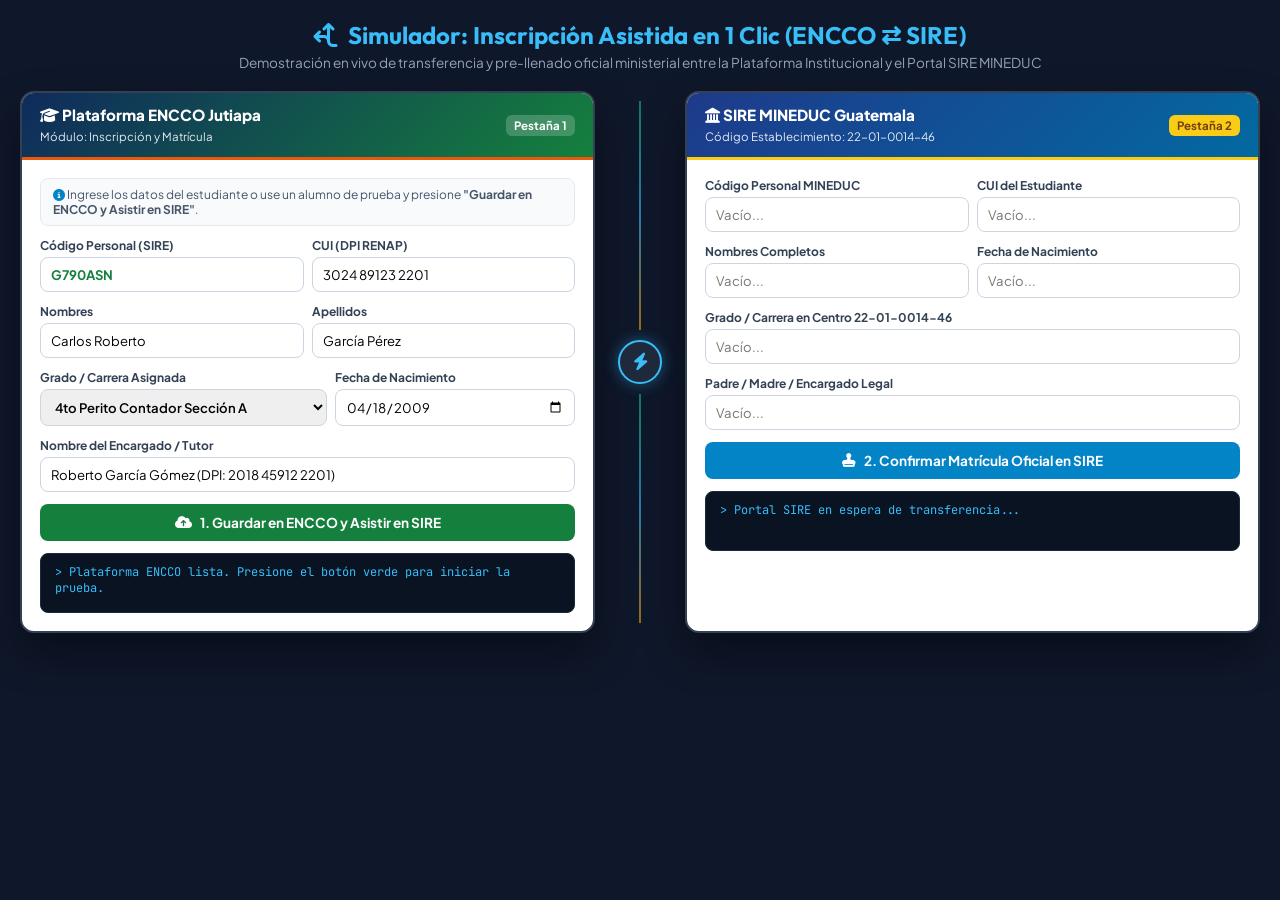
<file: simulador_inscripcion_asistida_sire.html>
<!DOCTYPE html>
<html lang="es">
<head>
    <meta charset="UTF-8">
    <meta name="viewport" content="width=device-width, initial-scale=1.0">
    <title>Simulador Interactivo: Inscripción Asistida ENCCO & SIRE MINEDUC</title>
    <link href="https://fonts.googleapis.com/css2?family=Plus+Jakarta+Sans:wght@400;600;700;800&family=Outfit:wght@600;700;800&family=JetBrains+Mono:wght@500;700&display=swap" rel="stylesheet">
    <link rel="stylesheet" href="https://cdnjs.cloudflare.com/ajax/libs/font-awesome/6.4.0/css/all.min.css">
    <style>
        * { box-sizing: border-box; margin: 0; padding: 0; font-family: 'Plus Jakarta Sans', sans-serif; }
        body { background: #0f172a; color: #f8fafc; min-height: 100vh; padding: 20px; }
        
        .header-title { text-align: center; margin-bottom: 20px; }
        .header-title h1 { font-size: 1.5rem; color: #38bdf8; font-family: 'Outfit', sans-serif; display: flex; align-items: center; justify-content: center; gap: 10px; }
        .header-title p { font-size: 0.85rem; color: #94a3b8; margin-top: 4px; }

        .split-workspace {
            display: grid;
            grid-template-columns: 1fr 60px 1fr;
            gap: 15px;
            max-width: 1350px;
            margin: 0 auto;
            align-items: stretch;
        }

        .screen-card {
            background: #ffffff;
            color: #0f172a;
            border-radius: 14px;
            overflow: hidden;
            box-shadow: 0 20px 40px rgba(0,0,0,0.4);
            display: flex;
            flex-direction: column;
            border: 2px solid #334155;
        }

        .screen-header {
            padding: 12px 18px;
            display: flex;
            align-items: center;
            justify-content: space-between;
            color: #ffffff;
        }
        .header-encco { background: linear-gradient(135deg, #0f2b5c 0%, #15803d 100%); border-bottom: 3px solid #ea580c; }
        .header-sire { background: linear-gradient(135deg, #1e3a8a 0%, #0369a1 100%); border-bottom: 3px solid #facc15; }

        .screen-header .badge {
            font-size: 0.72rem;
            padding: 3px 8px;
            border-radius: 6px;
            font-weight: 700;
            background: rgba(255,255,255,0.2);
        }

        .screen-body { padding: 18px; flex: 1; display: flex; flex-direction: column; gap: 12px; }

        .bridge-column {
            display: flex;
            flex-direction: column;
            align-items: center;
            justify-content: center;
            position: relative;
        }
        .bridge-pill {
            background: #1e293b;
            border: 2px solid #38bdf8;
            color: #38bdf8;
            width: 44px;
            height: 44px;
            border-radius: 50%;
            display: flex;
            align-items: center;
            justify-content: center;
            font-size: 1.1rem;
            box-shadow: 0 0 15px rgba(56, 189, 248, 0.4);
            cursor: pointer;
            transition: transform 0.2s;
        }
        .bridge-pill:hover { transform: scale(1.1); }
        .bridge-line {
            width: 2px;
            background: linear-gradient(180deg, #10b981, #38bdf8, #f59e0b);
            flex: 1;
            margin: 10px 0;
            opacity: 0.6;
        }

        .form-group { display: flex; flex-direction: column; gap: 4px; }
        .form-group label { font-size: 0.75rem; font-weight: 700; color: #334155; }
        .form-control {
            padding: 8px 10px;
            border: 1.5px solid #cbd5e1;
            border-radius: 8px;
            font-size: 0.82rem;
            outline: none;
            transition: all 0.2s;
        }
        .form-control:focus { border-color: #2563eb; box-shadow: 0 0 0 2px rgba(37,99,235,0.15); }
        .form-control.filled-green {
            background-color: #f0fdf4 !important;
            border-color: #16a34a !important;
            box-shadow: 0 0 0 2px rgba(22,163,74,0.15);
        }

        .btn-action {
            padding: 10px 16px;
            border-radius: 8px;
            font-weight: 700;
            font-size: 0.85rem;
            cursor: pointer;
            border: none;
            display: flex;
            align-items: center;
            justify-content: center;
            gap: 8px;
            transition: all 0.2s;
        }
        .btn-encco { background: #15803d; color: #fff; }
        .btn-encco:hover { background: #166534; transform: translateY(-1px); }
        .btn-sire { background: #0284c7; color: #fff; }
        .btn-sire:hover { background: #0369a1; transform: translateY(-1px); }

        .sire-banner {
            display: none;
            background: #f0fdf4;
            border: 2px solid #86efac;
            border-radius: 10px;
            padding: 12px;
            color: #14532d;
            font-size: 0.80rem;
            line-height: 1.4;
            animation: fadeIn 0.3s ease;
        }
        @keyframes fadeIn { from { opacity: 0; transform: translateY(-6px); } to { opacity: 1; transform: translateY(0); } }

        .log-box {
            background: #091322;
            color: #38bdf8;
            font-family: 'JetBrains Mono', monospace;
            font-size: 0.75rem;
            padding: 10px 14px;
            border-radius: 8px;
            border: 1px solid #1e293b;
            min-height: 60px;
            max-height: 90px;
            overflow-y: auto;
        }
    </style>
</head>
<body>

    <div class="header-title">
        <h1><i class="fa-solid fa-arrows-split-up-and-left"></i> Simulador: Inscripción Asistida en 1 Clic (ENCCO ⇄ SIRE)</h1>
        <p>Demostración en vivo de transferencia y pre-llenado oficial ministerial entre la Plataforma Institucional y el Portal SIRE MINEDUC</p>
    </div>

    <div class="split-workspace">
        
        <!-- PANTALLA IZQUIERDA: PLATAFORMA ENCCO -->
        <div class="screen-card">
            <div class="screen-header header-encco">
                <div>
                    <h3 style="font-size:0.95rem; font-weight:800;"><i class="fa-solid fa-graduation-cap"></i> Plataforma ENCCO Jutiapa</h3>
                    <small style="opacity:0.9; font-size:0.72rem;">Módulo: Inscripción y Matrícula</small>
                </div>
                <span class="badge">Pestaña 1</span>
            </div>
            <div class="screen-body">
                <div style="background:#f8fafc; border:1px solid #e2e8f0; padding:8px 12px; border-radius:8px; font-size:0.75rem; color:#475569;">
                    <i class="fa-solid fa-circle-info" style="color:#0284c7;"></i> Ingrese los datos del estudiante o use un alumno de prueba y presione <strong>"Guardar en ENCCO y Asistir en SIRE"</strong>.
                </div>

                <div style="display:grid; grid-template-columns:1fr 1fr; gap:8px;">
                    <div class="form-group">
                        <label>Código Personal (SIRE)</label>
                        <input type="text" id="simEnccoCode" class="form-control" value="G790ASN" style="font-weight:700; color:#15803d; text-transform:uppercase;">
                    </div>
                    <div class="form-group">
                        <label>CUI (DPI RENAP)</label>
                        <input type="text" id="simEnccoCui" class="form-control" value="3024 89123 2201">
                    </div>
                </div>

                <div style="display:grid; grid-template-columns:1fr 1fr; gap:8px;">
                    <div class="form-group">
                        <label>Nombres</label>
                        <input type="text" id="simEnccoFirstName" class="form-control" value="Carlos Roberto">
                    </div>
                    <div class="form-group">
                        <label>Apellidos</label>
                        <input type="text" id="simEnccoLastName" class="form-control" value="García Pérez">
                    </div>
                </div>

                <div style="display:grid; grid-template-columns:1.2fr 1fr; gap:8px;">
                    <div class="form-group">
                        <label>Grado / Carrera Asignada</label>
                        <select id="simEnccoGrade" class="form-control" style="font-weight:600;">
                            <option value="4to Perito Contador Sección A">4to Perito Contador Sección A</option>
                            <option value="5to Perito Contador Sección B">5to Perito Contador Sección B</option>
                            <option value="6to Perito Contador Sección A">6to Perito Contador Sección A</option>
                        </select>
                    </div>
                    <div class="form-group">
                        <label>Fecha de Nacimiento</label>
                        <input type="date" id="simEnccoBirth" class="form-control" value="2009-04-18">
                    </div>
                </div>

                <div class="form-group">
                    <label>Nombre del Encargado / Tutor</label>
                    <input type="text" id="simEnccoGuardian" class="form-control" value="Roberto García Gómez (DPI: 2018 45912 2201)">
                </div>

                <button type="button" class="btn-action btn-encco" onclick="executeSimulationStep1()">
                    <i class="fa-solid fa-cloud-arrow-up"></i> 1. Guardar en ENCCO y Asistir en SIRE
                </button>

                <div class="log-box" id="enccoLogBox">
                    > Plataforma ENCCO lista. Presione el botón verde para iniciar la prueba.
                </div>
            </div>
        </div>

        <!-- COLUMNA CENTRAL: PUENTE / EXTENSIÓN -->
        <div class="bridge-column">
            <div class="bridge-line"></div>
            <div class="bridge-pill" title="Extensión ENCCO Conector SIRE" id="bridgeIcon" onclick="executeSimulationStep1()">
                <i class="fa-solid fa-bolt"></i>
            </div>
            <div class="bridge-line"></div>
        </div>

        <!-- PANTALLA DERECHA: PORTAL SIRE MINEDUC -->
        <div class="screen-card">
            <div class="screen-header header-sire">
                <div>
                    <h3 style="font-size:0.95rem; font-weight:800;"><i class="fa-solid fa-landmark"></i> SIRE MINEDUC Guatemala</h3>
                    <small style="opacity:0.9; font-size:0.72rem;">Código Establecimiento: 22-01-0014-46</small>
                </div>
                <span class="badge" style="background:#facc15; color:#713f12;">Pestaña 2</span>
            </div>
            <div class="screen-body">
                
                <div class="sire-banner" id="sireAssistantBanner">
                    <div style="font-weight:800; display:flex; align-items:center; gap:6px; color:#15803d; margin-bottom:4px;">
                        <i class="fa-solid fa-circle-check"></i> Asistente ENCCO: Datos prellenados con éxito
                    </div>
                    <div id="sireBannerDetails">
                        Alumno verificado. Revise las casillas verdes y confirme la matrícula.
                    </div>
                </div>

                <div style="display:grid; grid-template-columns:1fr 1fr; gap:8px;">
                    <div class="form-group">
                        <label>Código Personal MINEDUC</label>
                        <input type="text" id="simSireCode" class="form-control" placeholder="Vacío..." readonly>
                    </div>
                    <div class="form-group">
                        <label>CUI del Estudiante</label>
                        <input type="text" id="simSireCui" class="form-control" placeholder="Vacío..." readonly>
                    </div>
                </div>

                <div style="display:grid; grid-template-columns:1fr 1fr; gap:8px;">
                    <div class="form-group">
                        <label>Nombres Completos</label>
                        <input type="text" id="simSireName" class="form-control" placeholder="Vacío..." readonly>
                    </div>
                    <div class="form-group">
                        <label>Fecha de Nacimiento</label>
                        <input type="text" id="simSireBirth" class="form-control" placeholder="Vacío..." readonly>
                    </div>
                </div>

                <div class="form-group">
                    <label>Grado / Carrera en Centro 22-01-0014-46</label>
                    <input type="text" id="simSireGrade" class="form-control" placeholder="Vacío..." readonly>
                </div>

                <div class="form-group">
                    <label>Padre / Madre / Encargado Legal</label>
                    <input type="text" id="simSireGuardian" class="form-control" placeholder="Vacío..." readonly>
                </div>

                <button type="button" class="btn-action btn-sire" id="btnConfirmSire" disabled onclick="executeSimulationStep2()">
                    <i class="fa-solid fa-stamp"></i> 2. Confirmar Matrícula Oficial en SIRE
                </button>

                <div class="log-box" id="sireLogBox">
                    > Portal SIRE en espera de transferencia...
                </div>
            </div>
        </div>

    </div>

    <script>
        function log(boxId, msg) {
            const box = document.getElementById(boxId);
            if (box) {
                box.innerHTML += `<br>> ${msg}`;
                box.scrollTop = box.scrollHeight;
            }
        }

        function executeSimulationStep1() {
            const code = document.getElementById('simEnccoCode').value;
            const cui = document.getElementById('simEnccoCui').value;
            const firstName = document.getElementById('simEnccoFirstName').value;
            const lastName = document.getElementById('simEnccoLastName').value;
            const grade = document.getElementById('simEnccoGrade').value;
            const birth = document.getElementById('simEnccoBirth').value;
            const guardian = document.getElementById('simEnccoGuardian').value;

            const icon = document.getElementById('bridgeIcon');
            icon.style.transform = 'scale(1.25) rotate(360deg)';
            icon.style.borderColor = '#10b981';

            log('enccoLogBox', `Inscripción guardada en ENCCO: ${firstName} ${lastName} (${code})`);
            log('enccoLogBox', `⚡ Disparando evento 'encco:student-enrolled' hacia la extensión...`);

            setTimeout(() => {
                log('sireLogBox', `📡 Conector ENCCO interceptó la ficha. Cambiando foco a portal SIRE...`);
                log('sireLogBox', `📥 Rellenando casillas oficiales del MINEDUC...`);

                // Llenar en SIRE con animación
                const fields = [
                    { id: 'simSireCode', val: code },
                    { id: 'simSireCui', val: cui },
                    { id: 'simSireName', val: `${firstName} ${lastName}` },
                    { id: 'simSireBirth', val: birth },
                    { id: 'simSireGrade', val: grade },
                    { id: 'simSireGuardian', val: guardian }
                ];

                fields.forEach((f, idx) => {
                    setTimeout(() => {
                        const el = document.getElementById(f.id);
                        if (el) {
                            el.value = f.val;
                            el.classList.add('filled-green');
                        }
                    }, idx * 120);
                });

                setTimeout(() => {
                    const banner = document.getElementById('sireAssistantBanner');
                    banner.style.display = 'block';
                    document.getElementById('sireBannerDetails').innerHTML = `
                        <strong>${firstName} ${lastName}</strong> | Código: <code>${code}</code><br>
                        Grado: <strong>${grade}</strong> | Encargado: ${guardian}
                    `;

                    const btnConfirm = document.getElementById('btnConfirmSire');
                    btnConfirm.disabled = false;
                    btnConfirm.style.background = '#16a34a';

                    log('sireLogBox', `✅ Todas las casillas completadas. Esperando clic final de confirmación humana.`);
                    icon.style.transform = 'scale(1)';
                }, fields.length * 120 + 200);

            }, 400);
        }

        function executeSimulationStep2() {
            const btn = document.getElementById('btnConfirmSire');
            btn.disabled = true;
            btn.innerHTML = '<i class="fa-solid fa-spinner fa-spin"></i> Asentando matrícula oficial...';

            log('sireLogBox', `🏛️ Enviando confirmación de matrícula al MINEDUC...`);

            setTimeout(() => {
                btn.innerHTML = '<i class="fa-solid fa-circle-check"></i> Matrícula Asentada Exitosamente';
                btn.style.background = '#059669';

                log('sireLogBox', `🎉 MATRÍCULA APROBADA: Alumno registrado legalmente en el SIRE para el Ciclo 2026.`);
                log('enccoLogBox', `✔ Sincronización bidireccional finalizada con éxito (100%).`);
                alert('🎉 ¡Simulación completada con éxito!\n\n1. El alumno se inscribió en la plataforma ENCCO.\n2. La extensión rellenó automáticamente el SIRE en 0 segundos.\n3. La confirmación final en el SIRE legalizó la matrícula sin errores.');
            }, 1200);
        }
    </script>
</body>
</html>
</file>
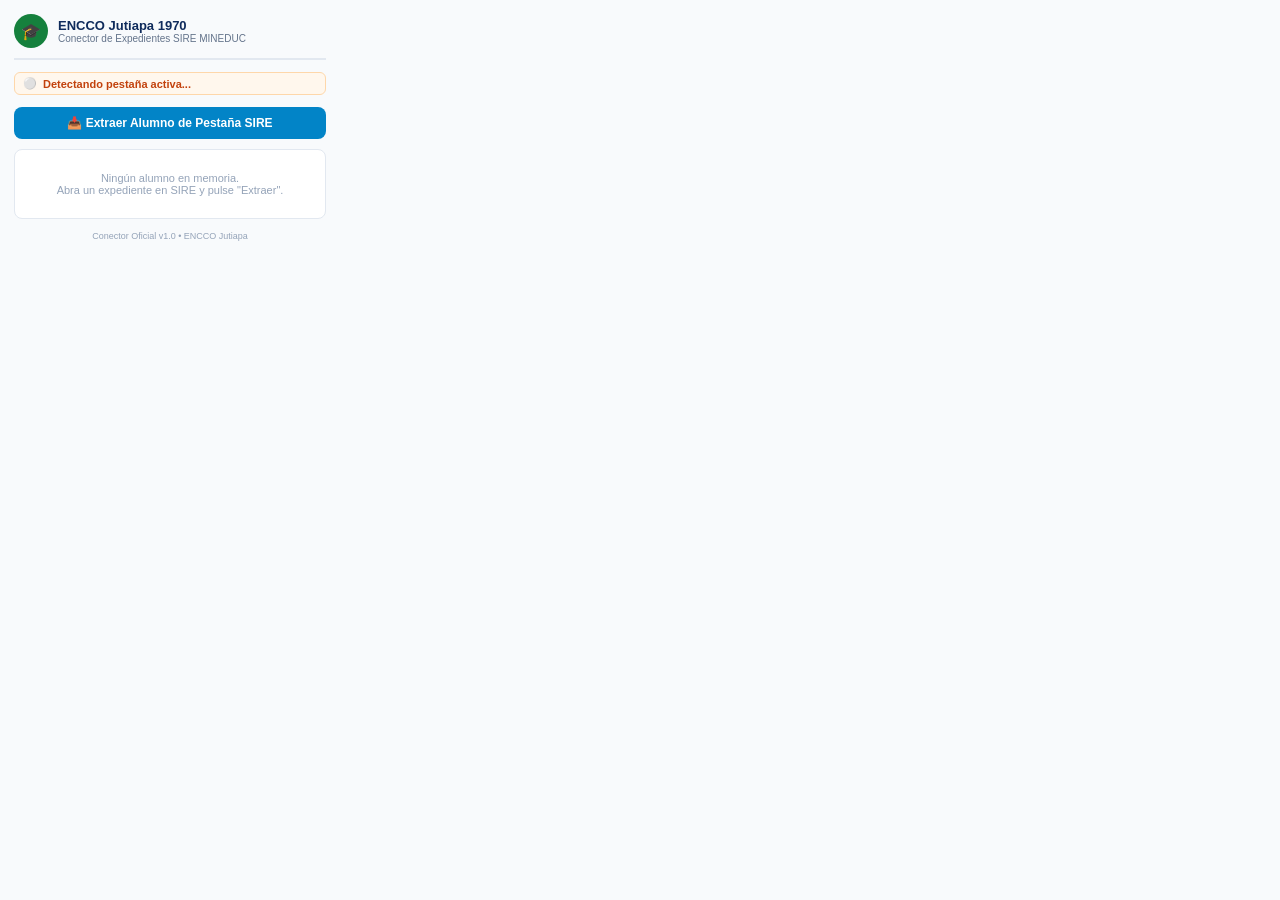
<file: extension_sire_encco/popup.html>
<!DOCTYPE html>
<html lang="es">
<head>
    <meta charset="UTF-8">
    <title>ENCCO - Conector SIRE</title>
    <style>
        * { box-sizing: border-box; margin: 0; padding: 0; font-family: -apple-system, BlinkMacSystemFont, 'Segoe UI', Roboto, sans-serif; }
        body { width: 340px; background: #f8fafc; color: #0f172a; padding: 14px; }
        .header { display: flex; align-items: center; gap: 10px; border-bottom: 2px solid #e2e8f0; padding-bottom: 10px; margin-bottom: 12px; }
        .logo-circle { width: 34px; height: 34px; border-radius: 50%; background: #15803d; color: #fff; display: flex; align-items: center; justify-content: center; font-size: 16px; font-weight: bold; }
        .header-title h1 { font-size: 13px; font-weight: 800; color: #0f2b5c; }
        .header-title p { font-size: 10px; color: #64748b; }
        
        .status-badge { font-size: 11px; padding: 4px 8px; border-radius: 6px; font-weight: 600; margin-bottom: 12px; display: flex; align-items: center; gap: 6px; }
        .status-sire { background: #eff6ff; color: #1d4ed8; border: 1px solid #bfdbfe; }
        .status-encco { background: #ecfdf5; color: #047857; border: 1px solid #a7f3d0; }
        .status-other { background: #fff7ed; color: #c2410c; border: 1px solid #fed7aa; }

        .btn { width: 100%; border: none; padding: 9px 12px; border-radius: 8px; font-size: 12px; font-weight: 700; cursor: pointer; display: flex; align-items: center; justify-content: center; gap: 8px; margin-bottom: 8px; transition: transform 0.15s, opacity 0.15s; }
        .btn:hover { opacity: 0.92; transform: translateY(-1px); }
        .btn-extract { background: #0284c7; color: #ffffff; }
        .btn-send { background: #15803d; color: #ffffff; }
        .btn-copy { background: #ffffff; color: #334155; border: 1px solid #cbd5e1; }

        .preview-box { background: #ffffff; border: 1px solid #e2e8f0; border-radius: 8px; padding: 10px; font-size: 11px; margin-top: 10px; max-height: 140px; overflow-y: auto; }
        .preview-box strong { color: #0f2b5c; }
        .preview-item { margin-bottom: 4px; display: flex; justify-content: space-between; border-bottom: 1px dashed #f1f5f9; padding-bottom: 2px; }
        .preview-empty { color: #94a3b8; text-align: center; padding: 12px 0; }
        .footer { margin-top: 12px; text-align: center; font-size: 9px; color: #94a3b8; }
    </style>
</head>
<body>
    <div class="header">
        <div class="logo-circle">🎓</div>
        <div class="header-title">
            <h1>ENCCO Jutiapa 1970</h1>
            <p>Conector de Expedientes SIRE MINEDUC</p>
        </div>
    </div>

    <div id="pageStatus" class="status-badge status-other">
        <span>⚪</span> Detectando pestaña activa...
    </div>

    <button id="btnExtract" class="btn btn-extract">
        📥 Extraer Alumno de Pestaña SIRE
    </button>

    <button id="btnSend" class="btn btn-send" style="display:none;">
        🚀 Enviar a Plataforma ENCCO
    </button>

    <button id="btnCopy" class="btn btn-copy" style="display:none;">
        📋 Copiar Ficha al Portapapeles
    </button>

    <div class="preview-box" id="previewContainer">
        <div class="preview-empty">Ningún alumno en memoria.<br>Abra un expediente en SIRE y pulse "Extraer".</div>
    </div>

    <div class="footer">
        Conector Oficial v1.0 • ENCCO Jutiapa
    </div>

    <script src="popup.js"></script>
</body>
</html>
</file>
<file: styles.css>
/* ==========================================================================
   SISTEMA DE CONTROL ACADÉMICO - ESCUELA NACIONAL DE CIENCIAS COMERCIALES JUTIAPA 1970
   Design System & Styling Rules (Paleta: Verde, Naranja y Azul Oficial)
   ========================================================================== */

:root {
    /* Paleta Oficial Unificada ENCCO: Azul Institucional (#0f2b5c / #0369a1 / #38bdf8) */
    --brand-blue: #0369a1;
    --brand-blue-dark: #0f2b5c;
    --brand-blue-light: #38bdf8;
    --brand-blue-bg: #f0f9ff;
    
    --brand-green: #0369a1;
    --brand-green-dark: #0f2b5c;
    --brand-green-light: #0284c7;
    --brand-green-bg: #f0f9ff;
    
    --brand-orange: #ea580c;
    --brand-orange-light: #f97316;
    --brand-orange-bg: #fff7ed;

    --brand-white: #ffffff;
    
    /* Layout & Theme - Light Mode */
    --bg-main: #f8fafc;
    --bg-card: #ffffff;
    --bg-card-hover: #ffffff;
    --bg-sidebar: #091a35;
    --bg-header: #ffffff;
    --bg-role-bar: #071326;
    
    --text-primary: #0f172a;
    --text-secondary: #334155;
    --text-muted: #64748b;
    --text-light: #f8fafc;
    
    --primary: var(--brand-blue);
    --primary-light: var(--brand-blue-light);
    --primary-glow: rgba(29, 78, 216, 0.25);
    
    --accent: var(--brand-orange);
    --accent-light: var(--brand-orange-light);
    
    --success: #059669;
    --success-bg: #ecfdf5;
    --warning: #f97316;
    --warning-bg: #fff7ed;
    --danger: #ef4444;
    --danger-bg: #fef2f2;
    --info: #1d4ed8;
    --info-bg: #eff6ff;
    
    --border-color: #e2e8f0;
    --shadow-sm: 0 1px 3px rgba(15, 23, 42, 0.06);
    --shadow-md: 0 4px 14px rgba(15, 23, 42, 0.08);
    --shadow-lg: 0 10px 25px rgba(15, 23, 42, 0.12);
    
    --radius-sm: 6px;
    --radius-md: 12px;
    --radius-lg: 18px;
    --radius-full: 9999px;
    
    --font-sans: 'Plus Jakarta Sans', -apple-system, BlinkMacSystemFont, 'Segoe UI', Roboto, sans-serif;
    --transition: all 0.25s cubic-bezier(0.4, 0, 0.2, 1);
}

/* Dark Theme Overrides — OLED Azul Institucional (coherente con index.html) */
body.theme-dark {
    --bg-main: #050811;
    --bg-card: rgba(10, 18, 36, 0.92);
    --bg-card-hover: #0f2347;
    --bg-sidebar: #040914;
    --bg-header: #0a1224;
    --bg-role-bar: #030712;
    
    --text-primary: #f8fafc;
    --text-secondary: #bae6fd;
    --text-muted: #94a3b8;
    
    --primary: #38bdf8;
    --border-color: rgba(186, 230, 253, 0.16);
    
    --success-bg: rgba(34, 197, 94, 0.15);
    --warning-bg: rgba(249, 115, 22, 0.15);
    --danger-bg: rgba(239, 68, 68, 0.15);
    --info-bg: rgba(2, 132, 199, 0.15);
}

* {
    margin: 0;
    padding: 0;
    box-sizing: border-box;
}

body {
    font-family: var(--font-sans);
    background-color: var(--bg-main);
    color: var(--text-primary);
    line-height: 1.5;
    overflow-x: hidden;
    min-height: 100vh;
}

/* ==========================================================================
   🔒 1. PANTALLA OBLIGATORIA DE INICIO DE SESIÓN (LOGIN GATE)
   ========================================================================== */
.mandatory-login-screen {
    position: fixed;
    top: 0;
    left: 0;
    right: 0;
    bottom: 0;
    width: 100%;
    height: 100%;
    min-height: 100vh;
    background: radial-gradient(circle at 20% 20%, rgba(3, 105, 161, 0.34), transparent 55%), radial-gradient(circle at 80% 80%, rgba(245, 158, 11, 0.14), transparent 50%), #050811;
    display: none;
    align-items: center;
    justify-content: center;
    z-index: 99999;
    padding: 20px 14px;
    overflow-y: auto;
    -webkit-overflow-scrolling: touch;
}

.mandatory-login-screen.active {
    display: flex;
}

.login-card-container {
    background: rgba(255, 255, 255, 0.98);
    backdrop-filter: none;
    border: 2px solid var(--brand-green);
    border-radius: var(--radius-lg);
    width: 100%;
    max-width: 450px;
    padding: 32px 26px;
    margin: auto;
    box-shadow: 0 20px 40px rgba(0, 0, 0, 0.4);
    animation: loginPop 0.35s cubic-bezier(0.175, 0.885, 0.32, 1.275);
}

@keyframes loginPop {
    from { opacity: 0; transform: scale(0.9) translateY(20px); }
    to { opacity: 1; transform: scale(1) translateY(0); }
}

.login-card-header {
    text-align: center;
    margin-bottom: 24px;
}

.login-school-logo {
    width: 90px;
    height: 90px;
    object-fit: contain;
    margin-bottom: 12px;
    filter: drop-shadow(0 4px 10px rgba(0,0,0,0.25));
}

.login-card-header h2 {
    font-size: 1.1rem;
    font-weight: 900;
    color: var(--brand-green-dark);
    letter-spacing: 0.5px;
    line-height: 1.2;
}

.login-card-header h3 {
    font-size: 0.85rem;
    font-weight: 800;
    color: var(--brand-orange);
    margin-bottom: 10px;
}

.login-tag {
    background: var(--brand-green-bg);
    color: var(--brand-green-dark);
    font-size: 0.75rem;
    font-weight: 800;
    padding: 4px 12px;
    border-radius: var(--radius-full);
    border: 1px solid rgba(34, 197, 94, 0.3);
    display: inline-block;
}

.password-input-group {
    position: relative;
    display: flex;
    align-items: center;
}

.toggle-password-btn {
    position: absolute;
    right: 12px;
    background: none;
    border: none;
    color: var(--text-muted);
    cursor: pointer;
    font-size: 1rem;
}

.toggle-password-btn:hover {
    color: var(--brand-green);
}

.login-alert-box {
    background: var(--danger-bg);
    border: 1px solid var(--danger);
    color: var(--danger);
    padding: 10px 14px;
    border-radius: var(--radius-md);
    font-size: 0.85rem;
    font-weight: 700;
    display: flex;
    align-items: center;
    gap: 10px;
    margin-bottom: 14px;
}

.login-card-footer {
    margin-top: 24px;
    text-align: center;
    border-top: 1px solid var(--border-color);
    padding-top: 14px;
}

.login-card-footer p {
    font-size: 0.78rem;
    color: var(--text-muted);
    font-weight: 600;
}

/* ==========================================================================
   2. BARRA SUPERIOR Y SIDEBAR
   ========================================================================== */
.top-role-bar {
    background: linear-gradient(90deg, #071326 0%, #0d284f 55%, #082a20 100%);
    color: var(--text-light);
    padding: 8px 20px;
    font-size: 0.85rem;
    position: sticky;
    top: 0;
    z-index: 1000;
    border-bottom: 2.5px solid var(--brand-orange);
    box-shadow: 0 2px 10px rgba(7, 19, 38, 0.4);
}

.role-bar-container {
    max-width: 1600px;
    margin: 0 auto;
    display: flex;
    align-items: center;
    justify-content: space-between;
    gap: 15px;
    flex-wrap: wrap;
}

.role-bar-brand {
    display: flex;
    align-items: center;
    gap: 10px;
}

.role-bar-badge {
    background: linear-gradient(135deg, var(--brand-orange), var(--brand-orange-light));
    color: #ffffff;
    padding: 4px 10px;
    border-radius: var(--radius-sm);
    font-weight: 800;
    font-size: 0.75rem;
    display: flex;
    align-items: center;
    gap: 6px;
}

.role-bar-badge img {
    height: 18px;
    width: auto;
}

.role-switcher-group {
    display: flex;
    align-items: center;
    background: rgba(255, 255, 255, 0.08);
    padding: 3px;
    border-radius: var(--radius-md);
    gap: 4px;
}

.role-btn {
    background: transparent;
    border: none;
    color: #d1fae5;
    padding: 6px 14px;
    border-radius: var(--radius-sm);
    font-family: inherit;
    font-size: 0.8rem;
    font-weight: 600;
    cursor: pointer;
    transition: var(--transition);
    display: flex;
    align-items: center;
    gap: 6px;
}

.role-btn:hover { background: rgba(255, 255, 255, 0.15); }
.role-btn.active { background: linear-gradient(135deg, var(--brand-orange), var(--brand-orange-light)); color: #ffffff; font-weight: 700; }

.role-bar-actions { display: flex; align-items: center; gap: 8px; }

.theme-toggle-btn, .reset-data-btn, .logout-btn {
    background: rgba(255, 255, 255, 0.1);
    border: 1px solid rgba(255, 255, 255, 0.2);
    color: #ffffff;
    padding: 5px 12px;
    border-radius: var(--radius-sm);
    cursor: pointer;
    font-size: 0.8rem;
    display: flex;
    align-items: center;
    gap: 6px;
    transition: var(--transition);
}

.theme-toggle-btn:hover, .reset-data-btn:hover, .logout-btn:hover { background: var(--brand-blue); }

.btn-reset-db {
    background: #dc2626 !important;
    border: 1px solid #ef4444 !important;
    color: #ffffff !important;
    font-weight: 700;
}
.btn-reset-db:hover {
    background: #b91c1c !important;
    border-color: #f87171 !important;
    box-shadow: 0 0 10px rgba(220, 38, 38, 0.4);
}

/* Sidebar */
.app-layout { display: flex; min-height: calc(100vh - 46px); }

.sidebar {
    width: 236px;
    background: linear-gradient(180deg, #071326 0%, #0f2b5c 58%, #091a35 100%);
    color: var(--text-light);
    display: flex;
    flex-direction: column;
    padding: 10px 8px;
    transition: var(--transition);
    z-index: 100;
    flex-shrink: 0;
    border-right: 2px solid rgba(59, 130, 246, 0.25);
    box-shadow: 3px 0 15px rgba(9, 26, 53, 0.25);
}

.school-brand {
    display: flex;
    align-items: center;
    gap: 8px;
    padding-bottom: 8px;
    border-bottom: 1px solid rgba(255, 255, 255, 0.12);
    margin-bottom: 8px;
}
.school-logo-img {
    width: 36px;
    height: 36px;
    object-fit: contain;
    flex-shrink: 0;
    filter: drop-shadow(0 2px 4px rgba(0,0,0,0.3));
}
.school-info h2 {
    font-size: 1.0rem;
    font-weight: 800;
    color: #ffffff;
    line-height: 1.1;
    margin: 0;
}
.school-info p {
    font-size: 0.66rem;
    color: #6ee7b7;
    font-weight: 600;
    line-height: 1.15;
    margin: 2px 0 0 0;
}
.school-info .tag-year {
    color: var(--brand-orange-light);
    font-weight: 800;
}

.user-profile-card {
    background: rgba(255, 255, 255, 0.07);
    border: 1px solid rgba(56, 189, 248, 0.25);
    border-radius: var(--radius-sm);
    padding: 6px 8px;
    display: flex;
    align-items: center;
    gap: 8px;
    margin-bottom: 8px;
}

.user-avatar {
    width: 30px;
    height: 30px;
    border-radius: var(--radius-full);
    background: linear-gradient(135deg, var(--brand-orange), var(--brand-orange-light));
    color: #ffffff;
    font-weight: 800;
    display: flex;
    align-items: center;
    justify-content: center;
    font-size: 0.78rem;
    flex-shrink: 0;
    box-shadow: 0 2px 5px rgba(234, 88, 12, 0.3);
}
.user-details {
    min-width: 0;
    flex: 1;
}
.user-details h4 {
    font-size: 0.78rem;
    font-weight: 700;
    color: #ffffff;
    white-space: nowrap;
    overflow: hidden;
    text-overflow: ellipsis;
    margin: 0 0 2px 0;
    line-height: 1.2;
}
.user-role-badge {
    display: inline-block;
    font-size: 0.58rem;
    font-weight: 700;
    padding: 1px 6px;
    border-radius: var(--radius-full);
    text-transform: uppercase;
    white-space: nowrap;
    line-height: 1.2;
}

.role-admin { background: rgba(2, 132, 199, 0.25); color: #38bdf8; }
.role-director { background: rgba(234, 88, 12, 0.25); color: #fdba74; }
.role-secretaria { background: rgba(168, 85, 247, 0.25); color: #c084fc; }
.role-docente { background: rgba(5, 150, 105, 0.25); color: #6ee7b7; }

.cycle-selector-box {
    background: rgba(7, 19, 38, 0.45);
    border: 1px solid rgba(59, 130, 246, 0.25);
    border-radius: var(--radius-sm);
    padding: 5px 8px;
    margin-bottom: 8px;
}
.cycle-selector-box label {
    font-size: 0.68rem;
    font-weight: 700;
    color: #93c5fd;
    display: block;
    margin-bottom: 3px;
}
.cycle-selector-box select {
    background: #091a35;
    color: #ffffff;
    border: 1px solid var(--brand-green);
    padding: 3px 6px;
    font-size: 0.76rem;
    border-radius: var(--radius-sm);
    width: 100%;
}

.nav-menu {
    display: flex;
    flex-direction: column;
    gap: 2px;
    flex: 1;
    overflow-y: auto;
    overflow-x: hidden;
    scrollbar-width: thin;
    scrollbar-color: rgba(59, 130, 246, 0.35) transparent;
}
.nav-menu::-webkit-scrollbar {
    width: 4px;
}
.nav-menu::-webkit-scrollbar-thumb {
    background: rgba(59, 130, 246, 0.35);
    border-radius: 4px;
}
.nav-menu::-webkit-scrollbar-thumb:hover {
    background: rgba(59, 130, 246, 0.6);
}

.nav-section-label {
    font-size: 0.58rem;
    font-weight: 800;
    color: #67e8f9;
    letter-spacing: 0.5px;
    margin: 7px 5px 2px 5px;
    text-transform: uppercase;
}
.nav-item {
    display: flex;
    align-items: center;
    gap: 8px;
    padding: 5px 8px;
    color: #cbd5e1;
    text-decoration: none;
    font-size: 0.79rem;
    font-weight: 500;
    line-height: 1.22;
    border-radius: 6px;
    transition: var(--transition);
}
.nav-item i {
    font-size: 0.92rem;
    width: 16px;
    text-align: center;
    color: var(--brand-orange-light);
    flex-shrink: 0;
}
.nav-item span {
    flex: 1;
    white-space: normal;
    word-break: normal;
}
.nav-item .badge {
    margin-left: auto;
    font-size: 0.58rem !important;
    padding: 1px 5px !important;
    border-radius: 4px;
    font-weight: 700;
    flex-shrink: 0;
    white-space: nowrap;
}
.nav-item:hover {
    color: #ffffff;
    background: rgba(59, 130, 246, 0.18);
}
.nav-item.active {
    color: #ffffff;
    background: linear-gradient(135deg, #0f2b5c 0%, #0369a1 100%);
    font-weight: 700;
    border-left: 3px solid var(--brand-orange);
    box-shadow: 0 2px 8px rgba(29, 78, 216, 0.3);
}
.nav-item.active i {
    color: #fed7aa;
}

.sidebar-footer {
    padding-top: 8px;
    margin-top: auto;
    border-top: 1px solid rgba(255, 255, 255, 0.1);
}
.sidebar-footer .btn {
    padding: 5px 8px;
    font-size: 0.76rem;
}

.hidden,
.role-restricted.hidden,
.nav-item.hidden,
.nav-section-label.hidden,
.nav-item[style*="display: none"],
.nav-item[style*="display:none"],
.nav-section-label[style*="display: none"],
.nav-section-label[style*="display:none"] {
    display: none !important;
}

/* ==========================================================================
   3. HEADER & MAIN CONTENT
   ========================================================================== */
.main-content { flex: 1; display: flex; flex-direction: column; overflow-x: hidden; min-width: 0; }
.app-header { background-color: var(--bg-header); border-bottom: 2px solid var(--border-color); padding: 8px 20px !important; display: flex; align-items: center; justify-content: space-between; gap: 16px; }
.header-left { display: flex; align-items: center; gap: 12px; }
.mobile-toggle { display: none; background: none; border: none; font-size: 1.3rem; color: var(--text-primary); cursor: pointer; }
.page-title-box h1 { font-size: 1.12rem !important; font-weight: 800; color: #0f2b5c !important; margin: 0 !important; line-height: 1.2 !important; }
.page-title-box p { font-size: 0.76rem !important; color: #059669 !important; font-weight: 700 !important; margin: 0 !important; line-height: 1.2 !important; }
.header-right { display: flex; align-items: center; gap: 12px; }

.search-box { position: relative; width: 220px; }
.search-box i { position: absolute; left: 12px; top: 50%; transform: translateY(-50%); color: var(--brand-orange); font-size: 0.82rem; }
.search-box input { width: 100%; padding: 6px 12px 6px 34px; background: var(--bg-main); border: 1px solid var(--border-color); border-radius: var(--radius-full); outline: none; font-size: 0.82rem; }
.header-notifications { position: relative; width: 34px; height: 34px; border-radius: var(--radius-full); background: var(--bg-main); border: 1px solid var(--border-color); display: flex; align-items: center; justify-content: center; color: var(--brand-orange); cursor: pointer; }
.notification-badge { position: absolute; top: -2px; right: -2px; background: var(--brand-orange); color: #ffffff; font-size: 0.65rem; font-weight: 800; width: 16px; height: 16px; border-radius: var(--radius-full); display: flex; align-items: center; justify-content: center; }
.current-role-indicator { display: flex; align-items: center; gap: 6px; background: #ffffff; color: var(--brand-blue); padding: 4px 10px; border-radius: var(--radius-full); font-size: 0.78rem; font-weight: 700; border: 1.5px solid rgba(29, 78, 216, 0.3); box-shadow: 0 1px 3px rgba(0,0,0,0.05); }
.indicator-dot { width: 8px; height: 8px; border-radius: var(--radius-full); background: var(--brand-green); box-shadow: 0 0 6px rgba(5, 150, 105, 0.6); }

/* Banner */
.view-container { padding: 12px 18px !important; flex: 1; }
.app-view { display: none; animation: fadeIn 0.3s ease-in-out; }
.app-view.active { display: block; }

@keyframes fadeIn { from { opacity: 0; transform: translateY(6px); } to { opacity: 1; transform: translateY(0); } }

.welcome-banner {
    background: linear-gradient(135deg, #0f2b5c 0%, #0369a1 100%);
    color: #ffffff;
    border-radius: var(--radius-lg);
    padding: 16px 22px;
    display: flex;
    align-items: center;
    justify-content: space-between;
    flex-wrap: wrap;
    gap: 14px;
    margin-bottom: 14px;
    border-left: 5px solid #38bdf8;
    box-shadow: 0 8px 20px rgba(15, 43, 92, 0.18);
    position: relative;
    overflow: hidden;
}

.banner-watermark-logo { position: absolute; right: -20px; top: -20px; width: 160px; height: 160px; opacity: 0.10; pointer-events: none; }
.banner-text h2 { font-size: 1.24rem; font-weight: 800; margin-bottom: 3px; }
.banner-text p { font-size: 0.84rem; opacity: 0.92; margin: 0; }
.date-chip { background: rgba(255, 255, 255, 0.16); border: 1px solid rgba(186, 230, 253, 0.32); backdrop-filter: none; padding: 6px 13px; border-radius: var(--radius-full); font-size: 0.78rem; font-weight: 700; display: inline-flex; align-items: center; gap: 7px; }

/* Modo compacto exclusivo del Panel Docente (Mis Clases Asignadas) */
#view-dashboard.teacher-dash-mode .card-main {
    background: transparent;
    border: none;
    box-shadow: none;
}
#view-dashboard.teacher-dash-mode .card-main > .card-header {
    display: none !important;
}
#view-dashboard.teacher-dash-mode .card-main > .card-body {
    padding: 0 !important;
}
.teacher-hero-kpis {
    display: flex;
    gap: 8px;
    flex-wrap: wrap;
    align-items: center;
}
.teacher-kpi-chip {
    background: rgba(255, 255, 255, 0.14);
    border: 1px solid rgba(186, 230, 253, 0.32);
    border-radius: 10px;
    padding: 6px 12px;
    min-width: 88px;
    text-align: center;
}
.teacher-kpi-chip .kv { font-size: 1.02rem; font-weight: 900; line-height: 1.1; color: #ffffff; }
.teacher-kpi-chip .kl { font-size: 0.65rem; font-weight: 700; color: #bae6fd; text-transform: uppercase; letter-spacing: 0.03em; margin-top: 2px; }
.teacher-course-card {
    background: #ffffff;
    border: 1.5px solid #cbd5e1;
    border-radius: 12px;
    overflow: hidden;
    box-shadow: 0 3px 10px rgba(15, 43, 92, 0.05);
    transition: transform 0.15s ease, border-color 0.15s ease, box-shadow 0.15s ease;
    display: flex;
    flex-direction: column;
}
.teacher-course-card:hover {
    transform: translateY(-2px);
    border-color: #0369a1;
    box-shadow: 0 6px 16px rgba(3, 105, 161, 0.12);
}
.teacher-fpill {
    height: 30px;
    padding: 0 12px;
    border-radius: 999px;
    border: 1.5px solid #cbd5e1;
    background: #ffffff;
    color: #334155;
    font-size: 0.76rem;
    font-weight: 800;
    cursor: pointer;
    transition: all 0.15s ease;
}
.teacher-fpill:hover { border-color: #7dd3fc; background: #f0f9ff; color: #0f2b5c; }
.teacher-fpill.active { background: #0f2b5c; color: #ffffff; border-color: #0f2b5c; }

/* KPIs & Grids */
.kpi-grid { display: grid; grid-template-columns: repeat(auto-fit, minmax(230px, 1fr)); gap: 20px; margin-bottom: 24px; }
.kpi-card { background: var(--bg-card); border: 1px solid var(--border-color); border-radius: var(--radius-md); padding: 20px; display: flex; align-items: center; gap: 16px; box-shadow: var(--shadow-sm); }
.kpi-icon { width: 52px; height: 52px; border-radius: var(--radius-md); display: flex; align-items: center; justify-content: center; font-size: 1.4rem; flex-shrink: 0; }
.kpi-icon.green { background: var(--brand-green-bg); color: var(--brand-green); }
.kpi-icon.orange { background: var(--brand-orange-bg); color: var(--brand-orange); }
.kpi-icon.blue { background: var(--brand-blue-bg); color: var(--brand-blue); }

.dashboard-grid { display: grid; grid-template-columns: 1fr; gap: 24px; width: 100%; }
#dashAnnouncementsCard { display: none !important; }
.dash-card { background: var(--bg-card); border: 1px solid var(--border-color); border-radius: var(--radius-md); box-shadow: var(--shadow-sm); overflow: hidden; }
.card-header { padding: 16px 20px; border-bottom: 2px solid var(--border-color); display: flex; align-items: center; justify-content: space-between; background: var(--bg-main); }
.card-header h3 { font-size: 1rem; font-weight: 800; color: var(--brand-green-dark); display: flex; align-items: center; gap: 8px; }
.card-body { padding: 20px; }

/* ==========================================================================
   4. TABLAS HORIZONTALES & FOTO DE PERFIL
   ========================================================================== */
.table-card { background: var(--bg-card); border: 1px solid var(--border-color); border-radius: var(--radius-md); box-shadow: var(--shadow-sm); overflow: hidden; }
.table-responsive { width: 100%; overflow-x: auto; }
.custom-table { width: 100%; border-collapse: collapse; text-align: left; font-size: 0.88rem; }
.custom-table th { background: var(--brand-green-bg); color: var(--brand-green-dark); font-weight: 800; padding: 12px 16px; border-bottom: 2px solid rgba(34, 197, 94, 0.2); font-size: 0.78rem; text-transform: uppercase; }
.custom-table td { padding: 12px 16px; border-bottom: 1px solid var(--border-color); vertical-align: middle; }

.horizontal-student-table th {
    padding: 10px 12px;
    font-size: 0.74rem;
    letter-spacing: 0.3px;
    white-space: nowrap;
}
.horizontal-student-table td {
    padding: 8px 10px;
    vertical-align: middle;
}
.horizontal-student-table tbody tr {
    transition: background-color 0.15s ease;
}
.horizontal-student-table tbody tr:hover {
    background-color: #f1f5f9 !important;
}

.student-table-avatar {
    width: 38px;
    height: 38px;
    border-radius: var(--radius-full);
    object-fit: cover;
    border: 2px solid var(--brand-green);
    box-shadow: 0 1px 4px rgba(0,0,0,0.12);
}

.profile-header-box {
    display: flex;
    align-items: center;
    gap: 20px;
    background: var(--brand-green-bg);
    border: 1px solid rgba(34, 197, 94, 0.3);
    padding: 16px 20px;
    border-radius: var(--radius-md);
    margin-bottom: 20px;
}

.profile-photo-box { position: relative; width: 80px; height: 80px; }
.profile-photo-box img { width: 100%; height: 100%; border-radius: var(--radius-full); object-fit: cover; border: 3px solid var(--brand-green); }

.photo-upload-label {
    display: none !important;
}

/* Badges & Buttons */
.badge { display: inline-flex; align-items: center; gap: 4px; font-size: 0.72rem; font-weight: 800; padding: 3px 10px; border-radius: var(--radius-full); text-transform: uppercase; }
.badge-success { background: var(--brand-green-bg); color: var(--brand-green-dark); border: 1px solid rgba(34, 197, 94, 0.3); }
.badge-warning { background: var(--brand-orange-bg); color: var(--brand-orange); border: 1px solid rgba(249, 115, 22, 0.3); }
.badge-danger { background: var(--danger-bg); color: var(--danger); border: 1px solid rgba(239, 68, 68, 0.3); }
.badge-info { background: var(--brand-blue-bg); color: var(--brand-blue); border: 1px solid rgba(2, 132, 199, 0.3); }

.btn { display: inline-flex; align-items: center; gap: 8px; padding: 9px 18px; font-family: inherit; font-size: 0.85rem; font-weight: 700; border-radius: var(--radius-md); border: 1px solid transparent; cursor: pointer; transition: var(--transition); }
.btn-block { width: 100%; justify-content: center; }
.btn-primary { background: linear-gradient(135deg, #0369a1, #0f2b5c); color: #ffffff; box-shadow: 0 2px 6px rgba(15, 43, 92, 0.25); }
.btn-primary:hover { background: linear-gradient(135deg, #0284c7, #0369a1); box-shadow: 0 4px 10px rgba(3, 105, 161, 0.35); }
.btn-success { background: linear-gradient(135deg, #059669, #10b981); color: #ffffff; box-shadow: 0 2px 6px rgba(5, 150, 105, 0.25); }
.btn-success:hover { background: linear-gradient(135deg, #047857, #059669); box-shadow: 0 4px 10px rgba(5, 150, 105, 0.35); }
.btn-orange, .btn-accent { background: linear-gradient(135deg, var(--brand-orange), var(--brand-orange-light)); color: #ffffff; box-shadow: 0 2px 6px rgba(234, 88, 12, 0.25); }
.btn-orange:hover, .btn-accent:hover { background: linear-gradient(135deg, #c2410c, var(--brand-orange)); box-shadow: 0 4px 10px rgba(234, 88, 12, 0.35); }
.btn-secondary { background: #ffffff; color: var(--text-primary); border-color: var(--border-color); }
.btn-secondary:hover { background: #f1f5f9; }
.btn-outline-primary { background: #ffffff; color: #1d4ed8; border-color: #1d4ed8; }
.btn-outline-primary:hover { background: #eff6ff; }
.btn-outline-success { background: #ffffff; color: #059669; border-color: #059669; }
.btn-outline-success:hover { background: #ecfdf5; }
.btn-sm { padding: 5px 10px; font-size: 0.78rem; border-radius: var(--radius-sm); }

.section-toolbar { display: flex; align-items: center; justify-content: space-between; gap: 15px; margin-bottom: 20px; flex-wrap: wrap; }
.toolbar-search { flex: 1; max-width: 360px; }
.toolbar-filters { display: flex; align-items: center; gap: 10px; flex-wrap: wrap; }

.form-control { 
    width: 100%; 
    min-height: 42px; 
    padding: 8px 14px; 
    background: #ffffff; 
    border: 1.5px solid #cbd5e1; 
    border-radius: var(--radius-sm); 
    font-family: inherit; 
    font-size: 0.90rem; 
    line-height: 1.45; 
    color: #0f172a; 
    outline: none; 
    box-sizing: border-box; 
    transition: border-color 0.15s ease, box-shadow 0.15s ease;
    -webkit-font-smoothing: antialiased;
}
.form-control:focus { 
    border-color: var(--brand-green); 
    box-shadow: 0 0 0 3px rgba(21, 128, 61, 0.22); 
    background: #ffffff;
}

/* Variante compacta (.form-control-sm) que NUNCA recorta el texto inferior */
.form-control-sm,
select.form-control-sm,
input.form-control-sm {
    min-height: 38px !important;
    height: 38px !important;
    padding: 6px 12px !important;
    font-size: 0.88rem !important;
    line-height: 1.4 !important;
    box-sizing: border-box !important;
}

/* Centrado vertical y opciones legibles en selectores */
select.form-control,
select.form-control-sm {
    display: inline-flex;
    align-items: center;
    vertical-align: middle;
    line-height: normal;
    color: #0f172a !important;
    background-color: #ffffff;
    cursor: pointer;
}

select.form-control option,
select.form-control-sm option {
    padding: 8px 12px;
    color: #0f172a !important;
    background: #ffffff !important;
    font-size: 0.90rem;
    font-weight: 500;
}

.form-group { margin-bottom: 16px; }
.form-group label { 
    display: block; 
    font-size: 0.86rem; 
    font-weight: 700; 
    color: #1e293b; 
    margin-bottom: 6px; 
    letter-spacing: 0.01em;
}
.form-row { display: grid; grid-template-columns: 1fr 1fr; gap: 16px; }

.info-alert { 
    background: #eff6ff; 
    border: 1.5px solid #bfdbfe; 
    border-left: 4px solid var(--brand-blue); 
    color: #1e293b; 
    padding: 14px 18px; 
    border-radius: var(--radius-sm); 
    display: flex; 
    align-items: flex-start; 
    gap: 14px; 
    font-size: 0.90rem; 
    line-height: 1.55; 
    margin-bottom: 20px; 
}
.info-alert i { font-size: 1.25rem; color: var(--brand-blue); margin-top: 2px; flex-shrink: 0; }

.info-alert.warning {
    background: #fffbeb !important;
    border-color: #fde68a !important;
    border-left-color: #f59e0b !important;
    color: #1e293b !important;
}
.info-alert.warning i { color: #d97706 !important; }
.info-alert.warning strong { color: #b45309 !important; }

.info-alert.success {
    background: #f0fdf4 !important;
    border-color: #bbf7d0 !important;
    border-left-color: #16a34a !important;
    color: #1e293b !important;
}
.info-alert.success i { color: #16a34a !important; }

.info-alert.danger {
    background: #fef2f2 !important;
    border-color: #fecaca !important;
    border-left-color: #dc2626 !important;
    color: #1e293b !important;
}
.info-alert.danger i { color: #dc2626 !important; }
.info-alert.danger strong { color: #991b1b !important; }

/* Entradas de nota con alerta de error (>100) */
.grade-input.invalid-grade {
    border: 2px solid var(--danger) !important;
    background: var(--danger-bg) !important;
    color: var(--danger) !important;
    animation: shake 0.3s ease-in-out;
}

@keyframes shake {
    0%, 100% { transform: translateX(0); }
    25%, 75% { transform: translateX(-4px); }
    50% { transform: translateX(4px); }
}

/* Modales & Cards Grid */
.cards-grid { display: grid; grid-template-columns: repeat(auto-fit, minmax(280px, 1fr)); gap: 24px; }
.action-card { background: var(--bg-card); border: 1px solid var(--border-color); border-top: 4px solid var(--brand-orange); border-radius: var(--radius-lg); padding: 28px 24px; text-align: center; }
.action-card-icon { width: 60px; height: 60px; border-radius: var(--radius-full); background: var(--brand-blue-bg); color: var(--brand-blue); display: flex; align-items: center; justify-content: center; font-size: 1.6rem; margin: 0 auto 16px auto; }

.gradebook-header-bar { background: var(--bg-card); border: 1px solid var(--border-color); border-radius: var(--radius-md); padding: 16px 20px; display: flex; align-items: center; justify-content: space-between; gap: 20px; margin-bottom: 20px; flex-wrap: wrap; }
.course-selector-box { display: flex; align-items: center; gap: 12px; flex: 1; max-width: 500px; }
.attendance-control-bar { background: var(--bg-card); border: 1px solid var(--border-color); border-radius: var(--radius-md); padding: 16px 20px; display: flex; align-items: center; justify-content: space-between; gap: 20px; margin-bottom: 20px; flex-wrap: wrap; }

.modal-overlay { 
    position: fixed; 
    top: 0; 
    left: 0; 
    width: 100%; 
    height: 100%; 
    background: rgba(15, 23, 42, 0.72); 
    backdrop-filter: blur(4px); 
    -webkit-backdrop-filter: blur(4px); 
    display: none; 
    align-items: center; 
    justify-content: center; 
    z-index: 2000; 
    padding: 20px; 
}
.modal-overlay.active { display: flex; }
.modal-container { 
    background: #ffffff; 
    border: 1px solid #cbd5e1; 
    border-radius: 14px; 
    width: 100%; 
    max-width: 560px; 
    box-shadow: 0 25px 50px -12px rgba(15, 23, 42, 0.35), 0 0 0 1px rgba(226, 232, 240, 0.8); 
    overflow: hidden; 
    color: #0f172a;
    -webkit-font-smoothing: antialiased;
}
.modal-container.medium { max-width: 720px; }
.modal-header { 
    padding: 16px 22px; 
    border-bottom: 1.5px solid rgba(0, 0, 0, 0.08); 
    display: flex; 
    align-items: center; 
    justify-content: space-between; 
    background: #f8fafc; 
}
.modal-header h2,
.modal-header h3,
.modal-header h4 {
    margin: 0;
    font-size: 1.15rem;
    font-weight: 800;
    line-height: 1.35;
    letter-spacing: -0.01em;
    display: flex;
    align-items: center;
    gap: 8px;
    color: inherit;
}
.modal-close { 
    background: none; 
    border: none; 
    font-size: 1.5rem; 
    color: #64748b; 
    cursor: pointer; 
    line-height: 1;
    padding: 4px 8px;
    border-radius: 6px;
    transition: background 0.15s ease, color 0.15s ease;
}
.modal-close:hover { 
    background: rgba(0, 0, 0, 0.08); 
    color: #0f172a; 
}
.modal-body { 
    padding: 22px 24px; 
    max-height: 75vh; 
    overflow-y: auto; 
    font-size: 0.92rem; 
    line-height: 1.6; 
    color: #1e293b; 
}
.modal-footer { 
    padding: 16px 24px; 
    border-top: 1.5px solid #e2e8f0; 
    display: flex; 
    align-items: center; 
    justify-content: flex-end; 
    gap: 12px; 
    background: #f8fafc; 
}

.toast-container { position: fixed; bottom: 24px; right: 24px; z-index: 3000; display: flex; flex-direction: column; gap: 10px; pointer-events: none; max-width: 440px; }
.toast { background: var(--bg-card); color: var(--text-primary); border: 1px solid var(--border-color); border-left: 5px solid var(--brand-green); padding: 14px 20px; border-radius: var(--radius-md); box-shadow: var(--shadow-md); display: flex; align-items: center; gap: 12px; font-size: 0.88rem; font-weight: 700; pointer-events: auto; }

/* Boletines & Impresión Oficial (Media Hoja Oficio 8.5" × 6.5" con márgenes seguros de impresión) */
.report-controls-box { background: var(--bg-card); border: 1px solid var(--border-color); border-radius: var(--radius-md); padding: 16px 20px; display: flex; align-items: center; justify-content: space-between; margin-bottom: 24px; }
.report-card-preview { 
    background: #f1f5f9; 
    color: #000000; 
    border: 2px solid #0369a1; 
    border-radius: var(--radius-md); 
    padding: 24px 20px; 
    max-width: 920px; 
    width: 100%; 
    margin: 0 auto; 
    box-shadow: 0 8px 24px rgba(0,0,0,0.12); 
    font-family: 'Segoe UI', Roboto, Arial, sans-serif; 
    overflow-x: auto !important; 
    overflow-y: visible !important; 
    display: block !important; 
    text-align: center; 
    box-sizing: border-box; 
}
.official-header { display: flex; align-items: center; justify-content: space-between; border-bottom: 2.5px solid #0369a1; padding-bottom: 10px; margin-bottom: 12px; gap: 12px; }
.official-logo-box { width: 70px; height: 70px; display: flex; align-items: center; justify-content: center; flex-shrink: 0; }
.official-logo-box img { max-width: 100%; max-height: 100%; object-fit: contain; }
.official-title-box { flex: 1; text-align: center; }
.official-title-box h2 { font-size: 0.78rem; font-weight: 800; letter-spacing: 0.6px; color: #1e293b; margin: 0; text-transform: uppercase; }
.official-title-box h3 { font-size: 1.08rem; font-weight: 900; color: #0369a1; margin: 2px 0; text-transform: uppercase; line-height: 1.15; }
.official-title-box p { font-size: 0.75rem; font-weight: 700; color: #475569; margin: 0; }
.official-title-box h4 { font-size: 0.8rem; font-weight: 800; margin-top: 4px; color: #ffffff; background: #0369a1; display: inline-block; padding: 2px 12px; border-radius: 12px; }
.student-official-data { display: grid; grid-template-columns: 1fr 1fr; gap: 4px 10px; background: #f8fafc; border: 1px solid #cbd5e1; padding: 8px 12px; font-size: 0.82rem; margin-bottom: 12px; border-left: 4px solid #0369a1; border-radius: 4px; }
.official-grades-table { width: 100%; border-collapse: collapse; font-size: 0.82rem; margin-bottom: 16px; border: 1.5px solid #000000; }
.official-grades-table th, .official-grades-table td { border: 1px solid #000000; padding: 4px 6px; text-align: center; }
.official-grades-table th { background: #0369a1 !important; font-weight: 800; color: #ffffff !important; text-transform: uppercase; font-size: 0.75rem; letter-spacing: 0.3px; }
.official-signatures { display: flex; justify-content: space-around; align-items: flex-end; margin-top: 25px; padding-bottom: 4px; }
.sig-box { width: 210px; text-align: center; position: relative; }
.sig-line { border-top: 1.5px solid #000000; margin-bottom: 4px; }

/* Estilos del contenedor de reporte oficial */
#reportCardPrintArea {
    background: #f1f5f9 !important;
    border: 2px solid #0369a1 !important;
    border-radius: var(--radius-md) !important;
    padding: 24px 20px !important;
    display: block !important;
    text-align: center !important;
    overflow-x: auto !important;
    overflow-y: visible !important;
    width: 100% !important;
    max-width: 920px !important;
    box-sizing: border-box !important;
    margin: 0 auto !important;
}

#printOfficialTeacherStudentListArea {
    background: #f1f5f9;
    border-radius: var(--radius);
    padding: 24px;
    display: flex;
    justify-content: center;
    align-items: center;
    overflow-x: auto;
    width: 100%;
}

/* Cuadro de Honor: Contenedor ajustado al 100% de la ventana sin desfases ni espacios en blanco */
#honorRollPrintArea {
    display: block !important;
    width: 100% !important;
    max-width: 100% !important;
    margin: 0 !important;
    padding: 0 !important;
    background: var(--bg-card) !important;
    border: 1px solid var(--border-color) !important;
    border-radius: var(--radius-md) !important;
    box-shadow: var(--shadow-sm) !important;
    overflow: hidden !important;
}

#honorRollPrintArea .official-header {
    width: 100% !important;
    display: flex !important;
    justify-content: space-between !important;
    align-items: center !important;
    border-bottom: 2px solid var(--brand-green) !important;
    padding: 16px 20px !important;
    background: #ffffff !important;
    box-sizing: border-box !important;
}

#honorRollPrintArea .table-responsive {
    width: 100% !important;
    max-width: 100% !important;
    overflow-x: auto !important;
    display: block !important;
    padding: 0 !important;
    margin: 0 !important;
    box-sizing: border-box !important;
}

#honorRollPrintArea table.custom-table {
    width: 100% !important;
    min-width: 100% !important;
    max-width: 100% !important;
    margin: 0 !important;
    border-collapse: collapse !important;
}
#reportCardPrintArea .report-half-letter-sheet {
    display: flex !important;
    text-align: left !important;
    margin: 0 auto !important;
    box-shadow: 0 10px 25px rgba(0, 0, 0, 0.15) !important;
    background: #ffffff !important;
    vertical-align: top !important;
    box-sizing: border-box !important;
    width: 8.5in !important;
    max-width: 8.5in !important;
    height: 6.5in !important;
    max-height: 6.5in !important;
    padding: 0.25in 0.30in !important;
}

.section-pill {
    transition: all 0.2s ease;
    border-radius: 20px !important;
    padding: 5px 12px !important;
    font-size: 0.82rem !important;
    font-weight: 600 !important;
    cursor: pointer;
}
.section-pill.active {
    background-color: var(--brand-green) !important;
    color: #ffffff !important;
    border-color: var(--brand-green-dark) !important;
    box-shadow: 0 2px 5px rgba(21, 128, 61, 0.3);
}

/* Gradebook Tab Buttons & Excel Clean Table Styles */
.gb-tab-btn {
    border-radius: var(--radius-sm);
    padding: 8px 16px;
    font-size: 0.88rem;
    font-weight: 600;
    transition: var(--transition);
    background: var(--bg-card);
    border: 1px solid var(--border-color);
    color: var(--text-primary);
}
.gb-tab-btn.active {
    background-color: var(--brand-green);
    color: #ffffff;
    border-color: var(--brand-green-dark);
    box-shadow: 0 2px 6px rgba(21, 128, 61, 0.3);
}

.clean-excel-table {
    border: 1px solid #e2e8f0;
    background: #ffffff;
    font-size: 0.88rem;
}
.clean-excel-table th {
    background: #f8fafc;
    color: #334155;
    font-weight: 700;
    border: 1px solid #e2e8f0;
    padding: 8px 10px;
    font-size: 0.82rem;
    text-transform: none;
}
.clean-excel-table td {
    border: 1px solid #e2e8f0;
    padding: 6px 8px;
    vertical-align: middle;
}
.clean-excel-table tr:hover td {
    background: #f1f5f9;
}

.grade-box-input {
    width: 44px;
    height: 32px;
    text-align: center;
    border: 1px solid #cbd5e1;
    border-radius: 4px;
    font-weight: 600;
    font-size: 0.85rem;
    color: #0f172a;
    padding: 2px;
    transition: none !important;
    background: #ffffff;
}
.grade-box-input:focus {
    border-color: var(--brand-green);
    outline: none;
    box-shadow: 0 0 0 2px rgba(34, 197, 94, 0.25);
    background: #f0fdf4;
}

.grade-box-input-exam {
    width: 65px;
    height: 34px;
    text-align: center;
    border: 1px solid #cbd5e1;
    border-radius: 6px;
    font-weight: 700;
    font-size: 0.95rem;
    color: #0f172a;
    background: #ffffff;
}
.grade-box-input-exam:focus {
    border-color: var(--brand-green);
    outline: none;
    box-shadow: 0 0 0 3px rgba(34, 197, 94, 0.25);
    background: #f0fdf4;
}

.grade-score-fail {
    color: #ef4444 !important;
    font-weight: 700 !important;
}
.grade-score-pass {
    color: #1e293b !important;
    font-weight: 600 !important;
}

.body.theme-dark .clean-excel-table {
    background: #1e293b;
    border-color: #334155;
}
.body.theme-dark .clean-excel-table th {
    background: #0f172a;
    color: #f8fafc;
    border-color: #334155;
}
.body.theme-dark .clean-excel-table td {
    border-color: #334155;
    color: #f8fafc;
}
.body.theme-dark .clean-excel-table tr:hover td {
    background: #334155;
}
.body.theme-dark .grade-box-input,
.body.theme-dark .grade-box-input-exam {
    background: #0f172a;
    border-color: #475569;
    color: #f8fafc;
}
.body.theme-dark .grade-score-pass {
    color: #f8fafc !important;
}

/* ==========================================================================
   📱 5. RESPONSIVE DESIGN: COMPUTADORAS, TABLETS Y TELÉFONOS MÓVILES
   ========================================================================== */

/* ==========================================================================
   TELÓN DE FONDO (BACKDROP) PARA MENÚ MÓVIL
   ========================================================================== */
.sidebar-backdrop {
    display: none;
    position: fixed;
    top: 0;
    left: 0;
    width: 100vw;
    height: 100vh;
    background: rgba(0, 0, 0, 0.5);
    backdrop-filter: none;
    -webkit-backdrop-filter: none;
    z-index: 1050;
    opacity: 0;
    transition: opacity 0.25s ease;
    pointer-events: none;
}

@media screen and (max-width: 992px) {
    .sidebar-backdrop.active {
        display: block !important;
        opacity: 1 !important;
        pointer-events: auto !important;
        z-index: 1050 !important;
    }
}

@media screen and (min-width: 993px) {
    .sidebar-backdrop,
    .sidebar-backdrop.active {
        display: none !important;
        opacity: 0 !important;
        pointer-events: none !important;
        visibility: hidden !important;
        z-index: -1 !important;
    }

    .sidebar {
        transition: margin-left 0.3s ease, width 0.3s ease, opacity 0.25s ease !important;
    }

    /* Colapso suave de barra lateral en escritorio */
    .sidebar.collapsed {
        margin-left: -280px !important;
        opacity: 0 !important;
        pointer-events: none !important;
    }
}

/* TABLETS Y PANTALLAS MEDIANAS (<= 992px) */
@media screen and (max-width: 992px) {
    .mobile-toggle {
        display: inline-flex !important;
        align-items: center;
        justify-content: center;
        width: 40px;
        height: 40px;
        border-radius: var(--radius-sm);
        background: var(--bg-main);
        border: 1px solid var(--border-color);
        color: var(--brand-green-dark);
        font-size: 1.2rem;
        cursor: pointer;
    }

        .sidebar {
        position: fixed !important;
        top: 0 !important;
        left: 0 !important;
        bottom: 0 !important;
        height: 100vh !important;
        width: 290px !important;
        max-width: 85vw !important;
        transform: translateX(-105%) !important;
        z-index: 99999 !important;
        box-shadow: 4px 0 35px rgba(0, 0, 0, 0.7) !important;
        transition: transform 0.3s cubic-bezier(0.4, 0, 0.2, 1) !important;
        overflow-y: auto !important;
        pointer-events: auto !important;
    }

    .sidebar.active {
        transform: translateX(0) !important;
        pointer-events: auto !important;
        visibility: visible !important;
    }

    .dashboard-grid {
        grid-template-columns: 1fr !important;
    }

    .view-container {
        padding: 20px 16px;
    }

    .app-header {
        padding: 12px 16px;
    }

    .role-bar-container {
        gap: 10px;
    }
}

/* TABLETS EN RETRATO Y TELÉFONOS (<= 768px) */
@media screen and (max-width: 768px) {
    body {
        font-size: 14px;
    }

    .top-role-bar {
        padding: 8px 12px;
    }

    .role-bar-container {
        flex-direction: column;
        align-items: stretch;
    }

    .role-bar-brand {
        justify-content: space-between;
    }

    .role-switcher-group {
        overflow-x: auto;
        padding: 4px;
        white-space: nowrap;
        -webkit-overflow-scrolling: touch;
    }

    .role-btn {
        padding: 5px 10px;
        font-size: 0.75rem;
    }

    .role-bar-actions {
        justify-content: space-between;
        width: 100%;
        overflow-x: auto;
    }

    .app-header {
        flex-direction: column;
        align-items: stretch;
        gap: 12px;
    }

    .header-left {
        justify-content: space-between;
        width: 100%;
    }

    .header-right {
        justify-content: space-between;
        width: 100%;
        flex-wrap: wrap;
    }

    .search-box {
        width: 100%;
        max-width: 100%;
    }

    .current-role-indicator {
        font-size: 0.75rem;
        padding: 4px 10px;
    }

    .welcome-banner {
        flex-direction: column;
        align-items: flex-start;
        padding: 18px 20px;
        gap: 14px;
    }

    .banner-watermark-logo {
        display: none;
    }

    .banner-text h2 {
        font-size: 1.25rem;
    }

    .kpi-grid {
        grid-template-columns: repeat(2, 1fr) !important;
        gap: 12px;
        margin-bottom: 18px;
    }

    .kpi-card {
        padding: 14px 12px;
        gap: 10px;
    }

    .kpi-icon {
        width: 42px;
        height: 42px;
        font-size: 1.1rem;
    }

    .kpi-info h2 {
        font-size: 1.25rem;
    }

    .kpi-info h4 {
        font-size: 0.72rem;
    }

    .section-toolbar {
        flex-direction: column;
        align-items: stretch;
        gap: 12px;
    }

    .toolbar-search {
        max-width: 100%;
        width: 100%;
    }

    .toolbar-filters {
        flex-direction: column;
        align-items: stretch;
        width: 100%;
    }

    .toolbar-actions {
        display: flex;
        flex-direction: column;
        width: 100%;
        gap: 8px;
    }

    .toolbar-actions .btn {
        width: 100%;
        justify-content: center;
    }

    .form-row {
        grid-template-columns: 1fr !important;
        gap: 12px;
    }

    .cards-grid {
        grid-template-columns: 1fr !important;
        gap: 16px;
    }

    .modal-container {
        max-width: 95vw;
        margin: 10px;
        border-radius: var(--radius-md);
    }

    .modal-header {
        padding: 14px 18px;
    }

    .modal-body {
        padding: 16px;
        max-height: 72vh;
    }

    .modal-footer {
        padding: 12px 16px;
        flex-direction: column;
        gap: 8px;
    }

    .modal-footer .btn {
        width: 100%;
        justify-content: center;
    }

    .toast-container {
        left: 16px;
        right: 16px;
        bottom: 16px;
    }

    .toast {
        width: 100%;
        font-size: 0.82rem;
        padding: 10px 14px;
    }

    .db-tabs-bar {
        overflow-x: auto;
        white-space: nowrap;
        -webkit-overflow-scrolling: touch;
        padding-bottom: 8px;
    }

    .db-tab-btn {
        padding: 6px 12px;
        font-size: 0.8rem;
    }

    .report-card-preview {
        padding: 20px 14px;
    }

    .official-header {
        flex-direction: column;
        text-align: center;
        gap: 12px;
    }

    .student-official-data {
        grid-template-columns: 1fr !important;
    }

    .official-signatures {
        grid-template-columns: 1fr !important;
        gap: 24px;
    }

    .gradebook-header-bar, .attendance-control-bar, .report-controls-box {
        flex-direction: column;
        align-items: stretch;
        gap: 12px;
    }

    .course-selector-box {
        max-width: 100%;
        width: 100%;
    }

    .gradebook-actions {
        width: 100%;
    }

    .gradebook-actions .btn {
        width: 100%;
        justify-content: center;
    }

    /* Tablas con scroll horizontal suave en móviles */
    .table-responsive {
        -webkit-overflow-scrolling: touch;
        border-radius: var(--radius-sm);
    }

    .custom-table th, .custom-table td {
        padding: 10px 10px;
        font-size: 0.82rem;
    }
}

/* TELÉFONOS Y PANTALLAS MÓVILES (<= 540px) */
@media screen and (max-width: 540px) {
    .kpi-grid {
        grid-template-columns: 1fr !important;
    }

    .mandatory-login-screen {
        padding: 16px 10px !important;
        align-items: flex-start !important;
    }

    .login-card-container {
        padding: 22px 16px !important;
        margin: 20px auto !important;
        max-width: 100% !important;
    }

    .login-school-logo {
        width: 68px !important;
        height: 68px !important;
    }

    .login-card-header h2 {
        font-size: 0.95rem !important;
    }

    .login-card-header h3 {
        font-size: 0.76rem !important;
    }

    .form-control {
        font-size: 16px !important; /* Previene zoom automático en iOS Safari */
        padding: 10px 12px !important;
        height: auto !important;
        min-height: 44px !important;
    }

    #roleSelectionOptionsContainer {
        grid-template-columns: 1fr !important;
        gap: 12px !important;
    }

    .btn-lg {
        padding: 12px 16px !important;
        font-size: 1rem !important;
        min-height: 48px !important;
        touch-action: manipulation;
    }
}

/* ==========================================================================
   TABLA DE ASISTENCIA ESTILO HOJA DE CÁLCULO (EXCEL) CON PORCENTAJES
   ========================================================================== */
.attendance-excel-container {
    background: var(--bg-card);
    border: 1px solid var(--border-color);
    border-radius: var(--radius-md);
    overflow: hidden;
    box-shadow: var(--shadow-sm);
}

.attendance-excel-table {
    width: 100%;
    border-collapse: separate;
    border-spacing: 0;
    font-size: 0.82rem;
    font-family: var(--font-sans);
}

.attendance-excel-table th, 
.attendance-excel-table td {
    border-right: 1px solid #cbd5e1;
    border-bottom: 1px solid #cbd5e1;
    padding: 6px 6px;
    text-align: center;
    vertical-align: middle;
}

body.theme-dark .attendance-excel-table th,
body.theme-dark .attendance-excel-table td {
    border-color: #1e3a29;
}

.attendance-excel-table thead th {
    background: #f1f5f9;
    color: #1e293b;
    font-weight: 800;
    font-size: 0.78rem;
    text-transform: uppercase;
    letter-spacing: 0.3px;
    position: sticky;
    top: 0;
    z-index: 10;
}

body.theme-dark .attendance-excel-table thead th {
    background: #0d2818;
    color: #f1f5f9;
}

.attendance-excel-table thead tr.day-header-row th {
    padding: 4px 2px;
    min-width: 28px;
    font-size: 0.72rem;
}

.attendance-excel-table thead tr.day-header-row th.weekend-header {
    background: #e2e8f0;
    color: #64748b;
}

body.theme-dark .attendance-excel-table thead tr.day-header-row th.weekend-header {
    background: #091e12;
    color: #6ee7b7;
}

/* Columnas fijas a la izquierda estilo Excel (Optimizadas para Celular y Tablet) */
.attendance-excel-table .col-num {
    width: 28px;
    min-width: 26px;
    max-width: 32px;
    padding: 4px 2px !important;
    text-align: center;
    background: #f8fafc;
    font-weight: 700;
    font-size: 0.80rem;
    position: sticky;
    left: 0;
    z-index: 6;
    border-right: 1px solid #cbd5e1;
}

.attendance-excel-table .col-carne {
    width: 68px;
    min-width: 64px;
    max-width: 74px;
    padding: 4px 2px !important;
    font-family: monospace;
    font-size: 0.74rem;
    text-align: center;
    letter-spacing: -0.2px;
    background: #f8fafc;
    border-right: 1px solid #cbd5e1;
}

.attendance-excel-table td.col-carne code {
    font-size: 0.73rem !important;
    font-weight: 600;
    letter-spacing: -0.3px;
}

.attendance-excel-table .col-name {
    width: auto;
    min-width: 310px;
    max-width: 440px;
    text-align: left;
    padding-left: 8px;
    padding-right: 8px;
    font-weight: 700;
    font-size: 0.82rem;
    white-space: nowrap;
    overflow: hidden;
    text-overflow: ellipsis;
    position: sticky;
    left: 36px;
    z-index: 6;
    background: #ffffff;
    box-shadow: 3px 0 6px rgba(0, 0, 0, 0.08);
    border-right: 2px solid #94a3b8;
}

.attendance-excel-table thead th.col-num {
    position: sticky !important;
    left: 0 !important;
    top: 0 !important;
    z-index: 25 !important;
    background: #f1f5f9 !important;
    width: 28px !important;
    min-width: 26px !important;
    max-width: 32px !important;
    padding: 5px 2px !important;
    text-align: center !important;
    font-size: 0.76rem !important;
}

.attendance-excel-table thead th.col-carne {
    width: 68px !important;
    min-width: 64px !important;
    max-width: 74px !important;
    padding: 4px 2px !important;
    font-size: 0.68rem !important;
    line-height: 1.15 !important;
    text-align: center !important;
    letter-spacing: -0.2px !important;
}

.attendance-excel-table thead th.col-name {
    position: sticky !important;
    left: 36px !important;
    top: 0 !important;
    z-index: 25 !important;
    background: #f1f5f9 !important;
    box-shadow: 3px 0 6px rgba(0, 0, 0, 0.08);
    border-right: 2px solid #94a3b8;
    min-width: 310px !important;
    max-width: 440px !important;
    text-align: left !important;
    padding-left: 8px !important;
    font-size: 0.78rem !important;
}

body.theme-dark .attendance-excel-table .col-num {
    background: #091a35 !important;
}
body.theme-dark .attendance-excel-table .col-carne {
    background: #091a35 !important;
    color: #93c5fd !important;
}
body.theme-dark .attendance-excel-table .col-name {
    background: #0d274c !important;
}

/* Celdas de día interactivas */
.att-cell,
.att-day-cell {
    width: 28px;
    min-width: 28px;
    height: 28px;
    cursor: pointer;
    font-weight: 800;
    font-size: 0.76rem;
    user-select: none;
    transition: background 0.15s, transform 0.1s;
    text-align: center;
    vertical-align: middle;
}

.att-cell:hover,
.att-day-cell:hover {
    background: #e2e8f0 !important;
    transform: scale(1.08);
}

.att-val-P,
.att-val-p {
    background: #dcfce7 !important;
    color: #15803d !important;
    font-weight: 800 !important;
}

.att-val-A,
.att-val-a {
    background: #fee2e2 !important;
    color: #b91c1c !important;
    font-weight: 800 !important;
}

.att-val-J,
.att-val-j {
    background: #ffedd5 !important;
    color: #c2410c !important;
    font-weight: 800 !important;
}

.att-val-permiso {
    position: relative !important;
    background: #ffedd5 !important;
    color: #9a3412 !important;
    font-weight: 900 !important;
    box-shadow: inset 0 0 0 2px #ea580c !important;
    border-radius: 3px !important;
}

.att-val-permiso::after {
    content: "•";
    position: absolute;
    top: -2px;
    right: 2px;
    font-size: 13px;
    line-height: 1;
    color: #ea580c;
    font-weight: 900;
}

.att-val-T,
.att-val-t {
    background: #e0f2fe !important;
    color: #0369a1 !important;
    font-weight: 800 !important;
}

.att-val-S,
.att-val-s {
    background: #f3e8ff !important;
    color: #6b21a8 !important;
    font-weight: 800 !important;
}

.att-val-suspension {
    position: relative !important;
    background: #f3e8ff !important;
    color: #581c87 !important;
    font-weight: 900 !important;
    box-shadow: inset 0 0 0 2px #9333ea !important;
    border-radius: 3px !important;
}

.att-val-empty {
    background: #ffffff !important;
    color: transparent !important;
}

body.theme-dark .att-val-P,
body.theme-dark .att-val-p {
    background: #14532d !important;
    color: #86efac !important;
}

body.theme-dark .att-val-A,
body.theme-dark .att-val-a {
    background: #7f1d1d !important;
    color: #fca5a5 !important;
}

body.theme-dark .att-val-J,
body.theme-dark .att-val-j {
    background: #7c2d12 !important;
    color: #fdba74 !important;
}

body.theme-dark .att-val-permiso {
    background: #7c2d12 !important;
    color: #fed7aa !important;
    box-shadow: inset 0 0 0 2px #f97316 !important;
}

body.theme-dark .att-val-permiso::after {
    color: #fdba74;
}

body.theme-dark .att-val-T,
body.theme-dark .att-val-t {
    background: #075985 !important;
    color: #7dd3fc !important;
}

body.theme-dark .att-val-S,
body.theme-dark .att-val-s {
    background: #3b0764 !important;
    color: #d8b4fe !important;
}

body.theme-dark .att-val-suspension {
    background: #3b0764 !important;
    color: #e9d5ff !important;
    box-shadow: inset 0 0 0 2px #a855f7 !important;
}

body.theme-dark .att-val-empty {
    background: #0f172a !important;
    color: transparent !important;
}

.att-weekend-cell,
.col-day-weekend {
    background: #f1f5f9;
    color: #94a3b8;
    cursor: not-allowed;
}

body.theme-dark .att-weekend-cell,
body.theme-dark .col-day-weekend {
    background: #091e12;
    color: #334155;
}

/* Columnas de Totales y Porcentaje al final de la tabla */
.attendance-excel-table .col-stat {
    width: 42px;
    min-width: 42px;
    font-weight: 700;
    font-size: 0.8rem;
}

.attendance-excel-table .col-stat-p { background: #f0fdf4; color: #15803d; }
.attendance-excel-table .col-stat-a { background: #fef2f2; color: #b91c1c; }
.attendance-excel-table .col-stat-j { background: #fff7ed; color: #c2410c; }
.attendance-excel-table .col-stat-t { background: #f0f9ff; color: #0284c7; }

/* Porcentaje de Asistencia Horizontal con Barra de Progreso */
.attendance-excel-table .col-pct {
    width: 135px;
    min-width: 135px;
    font-weight: 800;
    font-size: 0.84rem;
    background: #f8fafc;
    white-space: nowrap;
    text-align: center;
}

body.theme-dark .attendance-excel-table .col-pct {
    background: #0d2818;
}

.att-pct-container {
    display: flex;
    flex-direction: row;
    align-items: center;
    justify-content: center;
    gap: 8px;
    width: 100%;
    white-space: nowrap;
}

.att-pct-bar-bg {
    flex: 1;
    min-width: 42px;
    max-width: 55px;
    height: 7px;
    background: #e2e8f0;
    border-radius: 999px;
    overflow: hidden;
    display: inline-block;
    box-shadow: inset 0 1px 2px rgba(0,0,0,0.08);
}

.att-pct-bar-fill {
    height: 100%;
    border-radius: 999px;
    transition: width 0.3s ease;
}

.att-pct-badge {
    font-size: 0.8rem;
    font-weight: 800;
    padding: 3px 6px;
    border-radius: 6px;
    display: inline-flex;
    align-items: center;
    justify-content: center;
    min-width: 44px;
    text-align: center;
    white-space: nowrap;
}

/* Barra de Estadísticas de Asistencia Horizontal */
.attendance-stats-horizontal {
    display: flex;
    flex-direction: row;
    align-items: center;
    gap: 12px;
    flex-wrap: wrap;
}

.att-stat-card-horizontal {
    display: inline-flex;
    flex-direction: row;
    align-items: center;
    gap: 7px;
    background: var(--bg-surface);
    border: 1px solid var(--border-color);
    padding: 4px 10px;
    border-radius: var(--radius-sm);
    font-size: 0.82rem;
    white-space: nowrap;
}

.att-global-pct-bar {
    width: 80px;
    height: 8px;
    background: #e2e8f0;
    border-radius: 999px;
    overflow: hidden;
    display: inline-block;
    vertical-align: middle;
}

body.theme-dark .att-pct-bar-bg,
body.theme-dark .att-global-pct-bar {
    background: #1e3a29;
}

.attendance-excel-table tr.summary-row td {
    background: #0f172a !important;
    color: #ffffff !important;
    font-weight: 800;
    border-top: 2px solid #000;
    font-size: 0.82rem;
}

.attendance-excel-table tr.summary-row-pct td {
    background: #1e293b !important;
    color: #38bdf8 !important;
    font-weight: 800;
    font-size: 0.8rem;
}

/* ==========================================================================
   CONFIGURACIÓN OFICIAL DE IMPRESIÓN: TAMAÑO OFICIO (LEGAL) Y VERTICAL (PORTRAIT)
   ========================================================================== */
@page {
    size: 8.5in 5.5in;
    margin: 3mm 5mm;
}

@media print {
    @page {
    size: 8.5in 5.5in;
    margin: 3mm 5mm;
}

    html, body {
        background: #ffffff !important;
        color: #000000 !important;
        font-family: 'Segoe UI', Arial, Calibri, sans-serif !important;
        -webkit-print-color-adjust: exact !important;
        print-color-adjust: exact !important;
        width: 100% !important;
        margin: 0 !important;
        padding: 0 !important;
    }

    /* Ocultar elementos innecesarios durante la impresión */
    .top-role-bar,
    .app-header,
    .app-sidebar,
    .sidebar-overlay,
    .toast-container,
    .btn,
    .section-toolbar,
    .toolbar-actions,
    .gradebook-tabs-nav,
    .card-tools,
    .no-print,
    .kpi-grid,
    .info-alert,
    .modal-backdrop,
    .modal-container,
    .sidebar,
    .sidebar-backdrop,
    .modal-overlay,
    .mobile-toggle {
        display: none !important;
    }

    .table-responsive {
        overflow: visible !important;
        width: 100% !important;
    }

    .main-content {
        margin-left: 0 !important;
        padding: 0 !important;
        max-width: 100% !important;
    }

    .app-container {
        display: block !important;
    }

    .view-section {
        display: none !important;
    }

    .view-section.active {
        display: block !important;
    }

    /* Tablas de impresión optimizadas a ancho vertical de Oficio */
    table {
        page-break-inside: auto;
        width: 100% !important;
    }

    tr {
        page-break-inside: avoid;
        page-break-after: auto;
    }

    thead {
        display: table-header-group;
    }

    tfoot {
        display: table-footer-group;
    }

    #printArea,
    #printOfficialTeacherStudentListArea,
    #printUserCredentialsArea,
    .report-card-preview {
        display: block !important;
        width: 100% !important;
        margin: 0 !important;
        padding: 0 !important;
    }
}

/* ==========================================================================
   ESTILOS PARA PESTAÑAS DEL EXPEDIENTE Y FICHA INTEGRAL DE ESTUDIANTES
   ========================================================================== */
.profile-tabs-nav {
    display: flex;
    gap: 8px;
    border-bottom: 2px solid var(--border-color);
    margin-bottom: 16px;
    background: #f8fafc;
    padding: 6px 10px 0 10px;
    border-radius: var(--radius-sm) var(--radius-sm) 0 0;
}

.profile-tab-btn {
    background: none;
    border: none;
    padding: 9px 16px;
    font-size: 0.86rem;
    font-weight: 700;
    color: var(--text-secondary);
    cursor: pointer;
    border-bottom: 3px solid transparent;
    transition: all 0.2s ease;
    display: inline-flex;
    align-items: center;
    gap: 7px;
}

.profile-tab-btn:hover {
    color: var(--brand-green-dark);
    background: rgba(21, 128, 61, 0.06);
    border-radius: 4px 4px 0 0;
}

.profile-tab-btn.active {
    color: var(--brand-green-dark);
    border-bottom-color: var(--brand-green);
    background: #ffffff;
    border-radius: 6px 6px 0 0;
    box-shadow: 0 -2px 5px rgba(0, 0, 0, 0.04);
}

.profile-tab-content {
    animation: fadeIn 0.25s ease-in-out;
}



/* ==========================================================================
   ADAPTACIONES ULTRA-RESPONSIVAS PARA SMARTPHONES Y TABLETS (PWA & TÁCTIL)
   ========================================================================== */
@media screen and (max-width: 768px) {
    .login-card-container {
        width: 94% !important;
        max-width: 420px !important;
        margin: 15px auto !important;
        padding: 24px 18px !important;
    }
    
    .top-role-bar .role-bar-container {
        flex-direction: column;
        gap: 10px;
        align-items: stretch;
        padding: 8px 12px;
    }
    
    .role-bar-brand {
        justify-content: space-between;
        width: 100%;
    }
    
    .role-bar-actions {
        justify-content: space-between;
        width: 100%;
        flex-wrap: wrap;
        gap: 6px;
    }

    .table-responsive {
        width: 100% !important;
        overflow-x: auto !important;
        -webkit-overflow-scrolling: touch !important;
        margin-bottom: 14px !important;
        overscroll-behavior-x: contain !important;
        scrollbar-width: thin !important;
        border-radius: var(--radius-md) !important;
    }

    .form-row {
        flex-direction: column !important;
        gap: 10px !important;
    }

    .section-toolbar {
        flex-direction: column !important;
        align-items: stretch !important;
        gap: 10px !important;
    }

    .toolbar-filters {
        flex-direction: column !important;
        width: 100% !important;
    }

    .toolbar-search {
        width: 100% !important;
    }

    .cards-grid {
        grid-template-columns: 1fr !important;
    }

    /* Optimizaciones táctiles para Celular y Tablet */
    input, select, textarea {
        font-size: 16px !important; /* Previene auto-zoom molesto en navegadores móviles (iOS Safari / Chrome) */
    }

    .btn {
        min-height: 40px !important;
        touch-action: manipulation !important;
    }

    /* --- TABLA DE ASISTENCIA EN CELULAR: COLUMNAS STICKY PERFECTAMENTE ALINEADAS --- */
    .attendance-excel-table .col-num,
    .attendance-excel-table td.col-num {
        position: sticky !important;
        left: 0 !important;
        width: 34px !important;
        min-width: 34px !important;
        max-width: 34px !important;
        z-index: 12 !important;
        background: #ffffff !important;
        border-right: 1px solid #cbd5e1 !important;
    }

    .attendance-excel-table thead th.col-num {
        position: sticky !important;
        left: 0 !important;
        top: 0 !important;
        z-index: 35 !important;
        background: #f1f5f9 !important;
        border-right: 1px solid #cbd5e1 !important;
    }

    .attendance-excel-table .col-carne,
    .attendance-excel-table td.col-carne {
        position: sticky !important;
        left: 34px !important;
        width: 76px !important;
        min-width: 76px !important;
        max-width: 76px !important;
        z-index: 12 !important;
        background: #ffffff !important;
        border-right: 1px solid #cbd5e1 !important;
        font-size: 0.72rem !important;
    }

    .attendance-excel-table thead th.col-carne {
        position: sticky !important;
        left: 34px !important;
        top: 0 !important;
        z-index: 35 !important;
        background: #f1f5f9 !important;
        border-right: 1px solid #cbd5e1 !important;
    }

    .attendance-excel-table .col-name,
    .attendance-excel-table td.col-name {
        position: sticky !important;
        left: 110px !important;
        min-width: 155px !important;
        max-width: 220px !important;
        font-size: 0.82rem !important;
        z-index: 12 !important;
        background: #ffffff !important;
        box-shadow: 4px 0 8px -2px rgba(0, 0, 0, 0.12) !important;
        border-right: 2px solid #94a3b8 !important;
        white-space: nowrap !important;
        overflow: hidden !important;
        text-overflow: ellipsis !important;
    }

    .attendance-excel-table thead th.col-name {
        position: sticky !important;
        left: 110px !important;
        top: 0 !important;
        z-index: 35 !important;
        background: #f1f5f9 !important;
        box-shadow: 4px 0 8px -2px rgba(0, 0, 0, 0.12) !important;
        border-right: 2px solid #94a3b8 !important;
    }

    .attendance-excel-table tr:hover td.col-num,
    .attendance-excel-table tr:hover td.col-carne {
        background: #f1f5f9 !important;
    }
    .attendance-excel-table tr:hover td.col-name {
        background: #f8fafc !important;
    }

    body.theme-dark .attendance-excel-table .col-num,
    body.theme-dark .attendance-excel-table td.col-num {
        background: #091a35 !important;
        border-right-color: #1e3a29 !important;
    }
    body.theme-dark .attendance-excel-table thead th.col-num {
        background: #0d2818 !important;
        border-right-color: #1e3a29 !important;
    }
    body.theme-dark .attendance-excel-table .col-carne,
    body.theme-dark .attendance-excel-table td.col-carne {
        background: #0b1f3a !important;
        border-right-color: #1e3a29 !important;
    }
    body.theme-dark .attendance-excel-table thead th.col-carne {
        background: #0d2818 !important;
        border-right-color: #1e3a29 !important;
    }
    body.theme-dark .attendance-excel-table .col-name,
    body.theme-dark .attendance-excel-table td.col-name {
        background: #0d274c !important;
        border-right-color: #3b82f6 !important;
    }
    body.theme-dark .attendance-excel-table thead th.col-name {
        background: #0d2818 !important;
        border-right-color: #3b82f6 !important;
    }
    body.theme-dark .attendance-excel-table tr:hover td.col-num,
    body.theme-dark .attendance-excel-table tr:hover td.col-carne {
        background: #0e2a52 !important;
    }
    body.theme-dark .attendance-excel-table tr:hover td.col-name {
        background: #123466 !important;
    }

    /* Celdas de día interactivas agrandadas para toques precisos */
    .att-cell,
    .att-day-cell {
        min-width: 38px !important;
        width: 38px !important;
        height: 38px !important;
        font-size: 0.88rem !important;
        border-radius: 4px !important;
        touch-action: manipulation !important;
    }

    /* --- TABLAS DE CALIFICACIONES EN CELULAR: COLUMNAS STICKY --- */
    #gradebookActivitiesTable td:first-child,
    #gradebookSummaryTable td:first-child,
    #gradebookAveragesTable td:first-child {
        position: sticky !important;
        left: 0 !important;
        width: 36px !important;
        min-width: 36px !important;
        max-width: 36px !important;
        z-index: 12 !important;
        background: #ffffff !important;
        text-align: center !important;
        border-right: 1px solid #e2e8f0 !important;
    }

    #gradebookActivitiesTable thead th:first-child,
    #gradebookSummaryTable thead th:first-child,
    #gradebookAveragesTable thead th:first-child {
        position: sticky !important;
        left: 0 !important;
        top: 0 !important;
        z-index: 30 !important;
        background: #f8fafc !important;
        border-right: 1px solid #e2e8f0 !important;
    }

    #gradebookActivitiesTable td:nth-child(2),
    #gradebookSummaryTable td:nth-child(2),
    #gradebookAveragesTable td:nth-child(2) {
        position: sticky !important;
        left: 36px !important;
        min-width: 145px !important;
        max-width: 185px !important;
        font-size: 0.82rem !important;
        z-index: 12 !important;
        background: #ffffff !important;
        white-space: nowrap !important;
        overflow: hidden !important;
        text-overflow: ellipsis !important;
        box-shadow: 4px 0 8px -2px rgba(0, 0, 0, 0.12) !important;
        border-right: 2px solid #cbd5e1 !important;
    }

    #gradebookActivitiesTable thead th:nth-child(2),
    #gradebookSummaryTable thead th:nth-child(2),
    #gradebookAveragesTable thead th:nth-child(2) {
        position: sticky !important;
        left: 36px !important;
        top: 0 !important;
        z-index: 30 !important;
        background: #f8fafc !important;
        box-shadow: 4px 0 8px -2px rgba(0, 0, 0, 0.12) !important;
        border-right: 2px solid #cbd5e1 !important;
    }

    #gradebookActivitiesTable tr:hover td:first-child,
    #gradebookActivitiesTable tr:hover td:nth-child(2),
    #gradebookSummaryTable tr:hover td:first-child,
    #gradebookSummaryTable tr:hover td:nth-child(2),
    #gradebookAveragesTable tr:hover td:first-child,
    #gradebookAveragesTable tr:hover td:nth-child(2) {
        background: #f1f5f9 !important;
    }

    body.theme-dark #gradebookActivitiesTable td:first-child,
    body.theme-dark #gradebookActivitiesTable td:nth-child(2),
    body.theme-dark #gradebookSummaryTable td:first-child,
    body.theme-dark #gradebookSummaryTable td:nth-child(2),
    body.theme-dark #gradebookAveragesTable td:first-child,
    body.theme-dark #gradebookAveragesTable td:nth-child(2) {
        background: #0f172a !important;
        color: #f8fafc !important;
        border-right-color: #334155 !important;
    }

    body.theme-dark #gradebookActivitiesTable thead th:first-child,
    body.theme-dark #gradebookActivitiesTable thead th:nth-child(2),
    body.theme-dark #gradebookSummaryTable thead th:first-child,
    body.theme-dark #gradebookSummaryTable thead th:nth-child(2),
    body.theme-dark #gradebookAveragesTable thead th:first-child,
    body.theme-dark #gradebookAveragesTable thead th:nth-child(2) {
        background: #1e293b !important;
        color: #f8fafc !important;
        border-right-color: #334155 !important;
    }

    /* Inputs de notas adaptados para pantallas táctiles */
    .grade-box-input {
        min-width: 44px !important;
        height: 38px !important;
        font-size: 16px !important;
        border-radius: 6px !important;
        touch-action: manipulation !important;
    }

    .grade-box-input-exam {
        min-width: 60px !important;
        height: 38px !important;
        font-size: 16px !important;
        border-radius: 6px !important;
        touch-action: manipulation !important;
    }

    /* Pestañas de Cuadro de Notas deslizables en móvil */
    .gradebook-tabs-nav {
        display: flex !important;
        flex-wrap: nowrap !important;
        overflow-x: auto !important;
        -webkit-overflow-scrolling: touch !important;
        scrollbar-width: none !important;
        padding-bottom: 6px !important;
        gap: 6px !important;
    }
    .gradebook-tabs-nav::-webkit-scrollbar {
        display: none !important;
    }
    .gb-tab-btn {
        flex: 0 0 auto !important;
        white-space: nowrap !important;
        font-size: 0.82rem !important;
        padding: 8px 12px !important;
        min-height: 40px !important;
    }

    /* Barras de control de asistencia y calificaciones */
    .attendance-control-bar {
        padding: 12px !important;
        flex-direction: column !important;
        align-items: stretch !important;
        gap: 10px !important;
    }
    .attendance-control-bar select,
    .attendance-control-bar .form-control {
        min-width: 100% !important;
        width: 100% !important;
        height: 42px !important;
        font-size: 16px !important;
    }
    .attendance-control-bar > div,
    .attendance-control-bar > div > div {
        width: 100% !important;
    }

    .gradebook-header-bar {
        flex-direction: column !important;
        align-items: stretch !important;
        gap: 10px !important;
    }
    .course-selector-box,
    .course-selector-box select {
        min-width: 100% !important;
        width: 100% !important;
        height: 42px !important;
        font-size: 16px !important;
    }

    .attendance-quick-scan-bar {
        padding: 12px 14px !important;
    }

    .view-container {
        padding: 10px 12px !important;
    }
}

/* SMARTPHONES ESTRECHOS (<= 540px) */
@media screen and (max-width: 540px) {
    .kpi-grid {
        grid-template-columns: 1fr !important;
        gap: 10px !important;
    }
    .attendance-quick-scan-bar .btn {
        width: 100% !important;
    }
}

/* SMARTPHONES Y PANTALLAS COMPACTAS (<= 640px): MODALES TIPO BOTTOM-SHEET ERGONÓMICOS */
@media screen and (max-width: 640px) {
    .modal-overlay {
        align-items: flex-end !important;
        padding: 0 !important;
    }

    .modal-container,
    .modal-container.medium,
    .modal-content {
        width: 100vw !important;
        max-width: 100vw !important;
        max-height: 92vh !important;
        border-radius: 20px 20px 0 0 !important;
        margin: 0 !important;
        border-bottom: none !important;
        box-shadow: 0 -10px 30px rgba(0, 0, 0, 0.4) !important;
        display: flex !important;
        flex-direction: column !important;
    }

    .modal-header {
        padding: 14px 18px !important;
        flex-shrink: 0 !important;
        border-top-left-radius: 20px !important;
        border-top-right-radius: 20px !important;
    }

    .modal-body {
        padding: 16px 18px !important;
        max-height: calc(92vh - 128px) !important;
        overflow-y: auto !important;
        -webkit-overflow-scrolling: touch !important;
        flex: 1 1 auto !important;
    }

    .modal-footer {
        padding: 12px 16px !important;
        flex-direction: column !important;
        gap: 8px !important;
        flex-shrink: 0 !important;
    }

    .modal-footer .btn {
        width: 100% !important;
        min-height: 44px !important;
        font-size: 0.95rem !important;
        justify-content: center !important;
        touch-action: manipulation !important;
    }
}

/* TABLETS EN HORIZONTAL Y VERTICAL (769px - 1024px) */
@media screen and (min-width: 769px) and (max-width: 1024px) {
    .table-responsive {
        width: 100% !important;
        overflow-x: auto !important;
        -webkit-overflow-scrolling: touch !important;
        overscroll-behavior-x: contain !important;
        scrollbar-width: thin !important;
    }

    /* Tabla de Asistencia en Tablets */
    .attendance-excel-table .col-num,
    .attendance-excel-table td.col-num {
        position: sticky !important;
        left: 0 !important;
        width: 34px !important;
        min-width: 34px !important;
        max-width: 34px !important;
        z-index: 12 !important;
        background: #ffffff !important;
        border-right: 1px solid #cbd5e1 !important;
    }

    .attendance-excel-table thead th.col-num {
        position: sticky !important;
        left: 0 !important;
        top: 0 !important;
        z-index: 35 !important;
        background: #f1f5f9 !important;
        border-right: 1px solid #cbd5e1 !important;
    }

    .attendance-excel-table .col-carne,
    .attendance-excel-table td.col-carne {
        position: sticky !important;
        left: 34px !important;
        width: 76px !important;
        min-width: 76px !important;
        max-width: 76px !important;
        z-index: 12 !important;
        background: #ffffff !important;
        border-right: 1px solid #cbd5e1 !important;
        font-size: 0.74rem !important;
    }

    .attendance-excel-table thead th.col-carne {
        position: sticky !important;
        left: 34px !important;
        top: 0 !important;
        z-index: 35 !important;
        background: #f1f5f9 !important;
        border-right: 1px solid #cbd5e1 !important;
    }

    .attendance-excel-table .col-name,
    .attendance-excel-table td.col-name {
        position: sticky !important;
        left: 110px !important;
        min-width: 180px !important;
        max-width: 250px !important;
        z-index: 12 !important;
        background: #ffffff !important;
        box-shadow: 4px 0 8px -2px rgba(0, 0, 0, 0.12) !important;
        border-right: 2px solid #94a3b8 !important;
        white-space: nowrap !important;
        overflow: hidden !important;
        text-overflow: ellipsis !important;
    }

    .attendance-excel-table thead th.col-name {
        position: sticky !important;
        left: 110px !important;
        top: 0 !important;
        z-index: 35 !important;
        background: #f1f5f9 !important;
        box-shadow: 4px 0 8px -2px rgba(0, 0, 0, 0.12) !important;
        border-right: 2px solid #94a3b8 !important;
    }

    .attendance-excel-table tr:hover td.col-num,
    .attendance-excel-table tr:hover td.col-carne {
        background: #f1f5f9 !important;
    }
    .attendance-excel-table tr:hover td.col-name {
        background: #f8fafc !important;
    }

    body.theme-dark .attendance-excel-table .col-num,
    body.theme-dark .attendance-excel-table td.col-num {
        background: #091a35 !important;
    }
    body.theme-dark .attendance-excel-table thead th.col-num {
        background: #0d2818 !important;
    }
    body.theme-dark .attendance-excel-table .col-carne,
    body.theme-dark .attendance-excel-table td.col-carne {
        background: #0b1f3a !important;
    }
    body.theme-dark .attendance-excel-table thead th.col-carne {
        background: #0d2818 !important;
    }
    body.theme-dark .attendance-excel-table .col-name,
    body.theme-dark .attendance-excel-table td.col-name {
        background: #0d274c !important;
    }
    body.theme-dark .attendance-excel-table thead th.col-name {
        background: #0d2818 !important;
    }

    /* Tablas de Calificaciones en Tablets */
    #gradebookActivitiesTable td:first-child,
    #gradebookSummaryTable td:first-child,
    #gradebookAveragesTable td:first-child {
        position: sticky !important;
        left: 0 !important;
        width: 36px !important;
        min-width: 36px !important;
        z-index: 12 !important;
        background: #ffffff !important;
        text-align: center !important;
        border-right: 1px solid #e2e8f0 !important;
    }

    #gradebookActivitiesTable thead th:first-child,
    #gradebookSummaryTable thead th:first-child,
    #gradebookAveragesTable thead th:first-child {
        position: sticky !important;
        left: 0 !important;
        top: 0 !important;
        z-index: 30 !important;
        background: #f8fafc !important;
        border-right: 1px solid #e2e8f0 !important;
    }

    #gradebookActivitiesTable td:nth-child(2),
    #gradebookSummaryTable td:nth-child(2),
    #gradebookAveragesTable td:nth-child(2) {
        position: sticky !important;
        left: 36px !important;
        min-width: 190px !important;
        max-width: 240px !important;
        z-index: 12 !important;
        background: #ffffff !important;
        white-space: nowrap !important;
        overflow: hidden !important;
        text-overflow: ellipsis !important;
        box-shadow: 4px 0 8px -2px rgba(0, 0, 0, 0.12) !important;
        border-right: 2px solid #cbd5e1 !important;
    }

    #gradebookActivitiesTable thead th:nth-child(2),
    #gradebookSummaryTable thead th:nth-child(2),
    #gradebookAveragesTable thead th:nth-child(2) {
        position: sticky !important;
        left: 36px !important;
        top: 0 !important;
        z-index: 30 !important;
        background: #f8fafc !important;
        box-shadow: 4px 0 8px -2px rgba(0, 0, 0, 0.12) !important;
        border-right: 2px solid #cbd5e1 !important;
    }

    #gradebookActivitiesTable tr:hover td:first-child,
    #gradebookActivitiesTable tr:hover td:nth-child(2),
    #gradebookSummaryTable tr:hover td:first-child,
    #gradebookSummaryTable tr:hover td:nth-child(2),
    #gradebookAveragesTable tr:hover td:first-child,
    #gradebookAveragesTable tr:hover td:nth-child(2) {
        background: #f1f5f9 !important;
    }

    body.theme-dark #gradebookActivitiesTable td:first-child,
    body.theme-dark #gradebookActivitiesTable td:nth-child(2),
    body.theme-dark #gradebookSummaryTable td:first-child,
    body.theme-dark #gradebookSummaryTable td:nth-child(2),
    body.theme-dark #gradebookAveragesTable td:first-child,
    body.theme-dark #gradebookAveragesTable td:nth-child(2) {
        background: #0f172a !important;
        color: #f8fafc !important;
    }

    body.theme-dark #gradebookActivitiesTable thead th:first-child,
    body.theme-dark #gradebookActivitiesTable thead th:nth-child(2),
    body.theme-dark #gradebookSummaryTable thead th:first-child,
    body.theme-dark #gradebookSummaryTable thead th:nth-child(2),
    body.theme-dark #gradebookAveragesTable thead th:first-child,
    body.theme-dark #gradebookAveragesTable thead th:nth-child(2) {
        background: #1e293b !important;
        color: #f8fafc !important;
    }

    .att-cell,
    .att-day-cell {
        min-width: 34px !important;
        width: 34px !important;
        height: 34px !important;
        font-size: 0.84rem !important;
        border-radius: 4px !important;
    }

    .grade-box-input {
        min-width: 44px !important;
        height: 36px !important;
        font-size: 16px !important;
        border-radius: 5px !important;
    }

    .kpi-grid {
        grid-template-columns: repeat(2, 1fr) !important;
        gap: 14px !important;
    }

    .modal-container,
    .modal-container.medium {
        width: 90vw !important;
        max-width: 680px !important;
        max-height: 88vh !important;
        border-radius: 14px !important;
        margin: auto !important;
    }

    .modal-body {
        max-height: calc(88vh - 130px) !important;
    }
}

@keyframes scanLineAnim {
    0% { top: 4%; opacity: 0.7; }
    50% { top: 92%; opacity: 1; }
    100% { top: 4%; opacity: 0.7; }
}

/* ==========================================================================
   CORRECCIÓN ESTRUCTURAL DE LAYOUT PRINCIPAL (SIDEBAR A LA IZQUIERDA + CONTENIDO A LA DERECHA)
   ========================================================================== */
.app-layout {
    display: flex !important;
    flex-direction: row !important;
    min-height: calc(100vh - 46px) !important;
    width: 100% !important;
    position: relative !important;
    align-items: stretch !important;
}

.sidebar {
    width: 236px !important;
    min-width: 236px !important;
    max-width: 236px !important;
    background: linear-gradient(180deg, #071326 0%, #0f2b5c 58%, #091a35 100%) !important;
    color: var(--text-light) !important;
    display: flex !important;
    flex-direction: column !important;
    padding: 10px 8px !important;
    transition: var(--transition) !important;
    z-index: 100 !important;
    flex-shrink: 0 !important;
    border-right: 2px solid rgba(59, 130, 246, 0.25) !important;
}

.main-content {
    flex: 1 1 auto !important;
    display: flex !important;
    flex-direction: column !important;
    overflow-x: hidden !important;
    min-width: 0 !important;
    background-color: var(--bg-main) !important;
}

@media screen and (max-width: 992px) {
    .main-content {
        width: 100% !important;
    }
}

@media screen and (min-width: 993px) {
    .sidebar {
        position: relative !important;
        left: 0 !important;
        transform: none !important;
        transition: margin-left 0.3s ease, width 0.3s ease, opacity 0.25s ease !important;
    }
    .sidebar.collapsed {
        margin-left: -236px !important;
        opacity: 0 !important;
        pointer-events: none !important;
    }
}

/* ==========================================================================
   ESTILOS CÓMODOS Y LEGIBLES PARA CONTROL DE ASISTENCIA DIARIA
   ========================================================================== */
.attendance-control-bar {
    padding: 16px !important;
    background: #ffffff !important;
    border: 1px solid #cbd5e1 !important;
    border-radius: 10px !important;
    margin-bottom: 14px !important;
}

.attendance-excel-table th {
    padding: 8px 6px !important;
    font-size: 0.84rem !important;
    font-weight: 800 !important;
}

.attendance-excel-table td {
    padding: 5px 6px !important;
    font-size: 0.88rem !important;
    height: 34px !important;
}

.attendance-excel-table select.att-select {
    height: 28px !important;
    font-size: 0.85rem !important;
    font-weight: 700 !important;
    padding: 2px 6px !important;
    border-radius: 4px !important;
}

/* ==========================================================================
   FIJACIÓN INTELIGENTE GLOBAL: ENCABEZADO Y NOMBRES EN TABLA DE ASISTENCIA
   ========================================================================== */
.attendance-excel-table {
    border-collapse: separate !important;
    border-spacing: 0 !important;
}

.attendance-excel-table thead tr:first-child th {
    position: sticky !important;
    top: 0 !important;
    z-index: 20 !important;
}

.attendance-excel-table thead tr:nth-child(2) th {
    position: sticky !important;
    top: 28px !important;
    z-index: 19 !important;
}

.attendance-excel-table .col-num,
.attendance-excel-table td.col-num {
    position: sticky !important;
    left: 0 !important;
    width: 34px !important;
    min-width: 34px !important;
    max-width: 34px !important;
    z-index: 12 !important;
    background: #ffffff !important;
    border-right: 1px solid #e2e8f0 !important;
}

.attendance-excel-table thead th.col-num {
    position: sticky !important;
    left: 0 !important;
    top: 0 !important;
    width: 34px !important;
    min-width: 34px !important;
    max-width: 34px !important;
    z-index: 35 !important;
    background: #0f172a !important;
    color: #ffffff !important;
}

.attendance-excel-table .col-carne,
.attendance-excel-table td.col-carne {
    position: sticky !important;
    left: 34px !important;
    width: 76px !important;
    min-width: 76px !important;
    max-width: 76px !important;
    z-index: 12 !important;
    background: #ffffff !important;
    border-right: 1px solid #e2e8f0 !important;
}

.attendance-excel-table thead th.col-carne {
    position: sticky !important;
    left: 34px !important;
    top: 0 !important;
    width: 76px !important;
    min-width: 76px !important;
    max-width: 76px !important;
    z-index: 35 !important;
    background: #0f172a !important;
    color: #ffffff !important;
}

.attendance-excel-table .col-name,
.attendance-excel-table td.col-name {
    position: sticky !important;
    left: 110px !important;
    z-index: 12 !important;
    background: #ffffff !important;
    box-shadow: 3px 0 6px -2px rgba(0, 0, 0, 0.10) !important;
    border-right: 2px solid #cbd5e1 !important;
}

.attendance-excel-table thead th.col-name {
    position: sticky !important;
    left: 110px !important;
    top: 0 !important;
    z-index: 35 !important;
    background: #0f172a !important;
    color: #ffffff !important;
    box-shadow: 3px 0 6px -2px rgba(0, 0, 0, 0.10) !important;
    border-right: 2px solid #cbd5e1 !important;
}

.attendance-excel-table tr:hover td.col-num,
.attendance-excel-table tr:hover td.col-carne,
.attendance-excel-table tr:hover td.col-name {
    background: #f8fafc !important;
}

body.theme-dark .attendance-excel-table .col-num,
body.theme-dark .attendance-excel-table td.col-num,
body.theme-dark .attendance-excel-table .col-carne,
body.theme-dark .attendance-excel-table td.col-carne,
body.theme-dark .attendance-excel-table .col-name,
body.theme-dark .attendance-excel-table td.col-name {
    background: #1e293b !important;
    border-color: #334155 !important;
}

body.theme-dark .attendance-excel-table thead th.col-num,
body.theme-dark .attendance-excel-table thead th.col-carne,
body.theme-dark .attendance-excel-table thead th.col-name {
    background: #0f172a !important;
}

/* ==========================================================================
   FIJACIÓN INTELIGENTE GLOBAL: ENCABEZADOS Y NOMBRES EN LIBRO DE NOTAS
   ========================================================================== */
#gradebookActivitiesTable,
#gradebookSummaryTable,
#gradebookAveragesTable {
    border-collapse: separate !important;
    border-spacing: 0 !important;
}

#gradebookActivitiesTable thead th,
#gradebookSummaryTable thead th,
#gradebookAveragesTable thead th {
    position: sticky !important;
    top: 0 !important;
    z-index: 20 !important;
    background: #f8fafc !important;
    border-bottom: 2px solid #cbd5e1 !important;
}

#gradebookActivitiesTable td:first-child,
#gradebookSummaryTable td:first-child,
#gradebookAveragesTable td:first-child {
    position: sticky !important;
    left: 0 !important;
    width: 36px !important;
    min-width: 36px !important;
    max-width: 36px !important;
    z-index: 10 !important;
    background: #ffffff !important;
    text-align: center !important;
    border-right: 1px solid #e2e8f0 !important;
}

#gradebookActivitiesTable thead th:first-child,
#gradebookSummaryTable thead th:first-child,
#gradebookAveragesTable thead th:first-child {
    position: sticky !important;
    left: 0 !important;
    top: 0 !important;
    z-index: 30 !important;
    background: #0f172a !important;
    color: #ffffff !important;
    border-right: 1px solid #334155 !important;
}

#gradebookActivitiesTable td:nth-child(2),
#gradebookSummaryTable td:nth-child(2),
#gradebookAveragesTable td:nth-child(2) {
    position: sticky !important;
    left: 36px !important;
    min-width: 220px !important;
    max-width: 320px !important;
    z-index: 10 !important;
    background: #ffffff !important;
    white-space: nowrap !important;
    overflow: hidden !important;
    text-overflow: ellipsis !important;
    box-shadow: 3px 0 6px -2px rgba(0, 0, 0, 0.10) !important;
    border-right: 2px solid #cbd5e1 !important;
}

#gradebookActivitiesTable thead th:nth-child(2),
#gradebookSummaryTable thead th:nth-child(2),
#gradebookAveragesTable thead th:nth-child(2) {
    position: sticky !important;
    left: 36px !important;
    top: 0 !important;
    z-index: 30 !important;
    background: #0f172a !important;
    color: #ffffff !important;
    box-shadow: 3px 0 6px -2px rgba(0, 0, 0, 0.10) !important;
    border-right: 2px solid #cbd5e1 !important;
}

#gradebookActivitiesTable tr:hover td:first-child,
#gradebookActivitiesTable tr:hover td:nth-child(2),
#gradebookSummaryTable tr:hover td:first-child,
#gradebookSummaryTable tr:hover td:nth-child(2),
#gradebookAveragesTable tr:hover td:first-child,
#gradebookAveragesTable tr:hover td:nth-child(2) {
    background: #f1f5f9 !important;
}

#gradebookActivitiesTable tr.gb-active-row td:first-child,
#gradebookActivitiesTable tr.gb-active-row td:nth-child(2),
#gradebookSummaryTable tr.gb-active-row td:first-child,
#gradebookSummaryTable tr.gb-active-row td:nth-child(2) {
    background: #ecfdf5 !important;
}

/* Modo oscuro para libro de notas */
body.theme-dark #gradebookActivitiesTable thead th,
body.theme-dark #gradebookSummaryTable thead th,
body.theme-dark #gradebookAveragesTable thead th {
    background: #0f172a !important;
    color: #f8fafc !important;
    border-bottom-color: #334155 !important;
}

body.theme-dark #gradebookActivitiesTable td:first-child,
body.theme-dark #gradebookActivitiesTable td:nth-child(2),
body.theme-dark #gradebookSummaryTable td:first-child,
body.theme-dark #gradebookSummaryTable td:nth-child(2),
body.theme-dark #gradebookAveragesTable td:first-child,
body.theme-dark #gradebookAveragesTable td:nth-child(2) {
    background: #1e293b !important;
    color: #f8fafc !important;
    border-color: #334155 !important;
}

body.theme-dark #gradebookActivitiesTable thead th:first-child,
body.theme-dark #gradebookActivitiesTable thead th:nth-child(2),
body.theme-dark #gradebookSummaryTable thead th:first-child,
body.theme-dark #gradebookSummaryTable thead th:nth-child(2),
body.theme-dark #gradebookAveragesTable thead th:first-child,
body.theme-dark #gradebookAveragesTable thead th:nth-child(2) {
    background: #020617 !important;
    color: #ffffff !important;
    border-color: #334155 !important;
}

body.theme-dark #gradebookActivitiesTable tr:hover td:first-child,
body.theme-dark #gradebookActivitiesTable tr:hover td:nth-child(2),
body.theme-dark #gradebookSummaryTable tr:hover td:first-child,
body.theme-dark #gradebookSummaryTable tr:hover td:nth-child(2),
body.theme-dark #gradebookAveragesTable tr:hover td:first-child,
body.theme-dark #gradebookAveragesTable tr:hover td:nth-child(2) {
    background: #0f172a !important;
}

body.theme-dark #gradebookActivitiesTable tr.gb-active-row td:first-child,
body.theme-dark #gradebookActivitiesTable tr.gb-active-row td:nth-child(2),
body.theme-dark #gradebookSummaryTable tr.gb-active-row td:first-child,
body.theme-dark #gradebookSummaryTable tr.gb-active-row td:nth-child(2) {
    background: #064e3b !important;
}

/* ==========================================================================
   POSICIONAMIENTO PERFECTO Y CENTRADO DE VENTANAS MODALES Y VISTAS
   ========================================================================== */
.modal-backdrop,
.modal-overlay,
.custom-modal-container {
    position: fixed !important;
    top: 0 !important;
    left: 0 !important;
    right: 0 !important;
    bottom: 0 !important;
    width: 100vw !important;
    height: 100vh !important;
    background: rgba(15, 23, 42, 0.65) !important;
    backdrop-filter: blur(4px) !important;
    display: none !important;
    align-items: center !important;
    justify-content: center !important;
    z-index: 99999 !important;
    padding: 16px !important;
    box-sizing: border-box !important;
}

.modal-backdrop.active,
.modal-overlay.active,
.custom-modal-container.active {
    display: flex !important;
}

.modal-content,
.modal-dialog,
.custom-modal-box {
    background: #ffffff !important;
    border: 1px solid #cbd5e1 !important;
    border-radius: 14px !important;
    box-shadow: 0 25px 50px -12px rgba(0, 0, 0, 0.35) !important;
    max-height: 90vh !important;
    overflow-y: auto !important;
    width: 100% !important;
    max-width: 680px !important;
    margin: auto !important;
    padding: 24px !important;
    position: relative !important;
    animation: modalSlideUp 0.25s cubic-bezier(0.16, 1, 0.3, 1) !important;
}

@keyframes modalSlideUp {
    from {
        opacity: 0;
        transform: translateY(20px) scale(0.97);
    }
    to {
        opacity: 1;
        transform: translateY(0) scale(1);
    }
}

.app-view {
    display: none !important;
    width: 100% !important;
    box-sizing: border-box !important;
}

.app-view.active {
    display: block !important;
    animation: fadeIn 0.2s ease-in-out !important;
}

.section-toolbar {
    background: #ffffff !important;
    border: 1px solid #e2e8f0 !important;
    border-radius: 10px !important;
    padding: 14px 18px !important;
    margin-bottom: 16px !important;
    box-shadow: 0 1px 3px rgba(0,0,0,0.05) !important;
    display: flex !important;
    align-items: center !important;
    justify-content: space-between !important;
    gap: 12px !important;
    flex-wrap: wrap !important;
}

.table-card {
    background: #ffffff !important;
    border: 1px solid #e2e8f0 !important;
    border-radius: 10px !important;
    box-shadow: 0 1px 3px rgba(0,0,0,0.05) !important;
    overflow: hidden !important;
}

/* ==========================================================================
   PEGADO DIRECTO FLUSH AL ENCABEZADO SUPERIOR (SIN ESPACIO VERTICAL)
   ========================================================================== */
#view-users {
    margin-top: 0 !important;
    padding-top: 0 !important;
}

#view-users .table-card {
    border-radius: 8px !important;
    border: 1px solid #cbd5e1 !important;
}


/* === AJUSTE DE ALTA DENSIDAD Y AJUSTE A VENTANA (V79) === */
.page-title-box {
    min-width: 0;
    max-width: clamp(340px, 50vw, 720px);
    overflow: hidden;
}
.page-title-box h1 {
    white-space: nowrap;
    overflow: hidden;
    text-overflow: ellipsis;
}
.page-title-box p {
    white-space: nowrap;
    overflow: hidden;
    text-overflow: ellipsis;
}

.table-users-compact {
    width: 100%;
    border-collapse: collapse;
    font-size: 0.78rem;
    table-layout: auto;
}
.table-users-compact th {
    background: #f1f5f9;
    color: #1e293b;
    font-size: 0.72rem;
    font-weight: 800;
    text-transform: uppercase;
    padding: 6px 8px !important;
    border-bottom: 2px solid #cbd5e1;
    position: sticky;
    top: 0;
    z-index: 2;
    white-space: nowrap;
}
.table-users-compact td {
    padding: 4px 8px !important;
    border-bottom: 1px solid #e2e8f0;
    vertical-align: middle;
    line-height: 1.25;
}
.table-users-compact tbody tr:hover {
    background: #f8fafc;
}

.users-view-scroll-container {
    max-height: none !important;
    overflow-y: visible !important;
    overflow-x: auto;
    border: 1px solid #cbd5e1;
    border-radius: 0 0 6px 6px;
    background: #ffffff;
}


/* ⚡ ANIMACIÓN TIEMPO REAL & PROTECCIÓN ANTI-DDOS */
@keyframes realtimePulse {
    0% { transform: scale(1); filter: drop-shadow(0 0 1px rgba(254, 240, 138, 0.4)); }
    50% { transform: scale(1.22); filter: drop-shadow(0 0 6px rgba(254, 240, 138, 0.9)); }
    100% { transform: scale(1); filter: drop-shadow(0 0 1px rgba(254, 240, 138, 0.4)); }
}
.pulse-live {
    display: inline-block;
    animation: realtimePulse 2s infinite ease-in-out;
}

/* ==========================================================================
   OPTIMIZACIONES REACTIVAS Y ESTILOS DE BLOQUEO / EXONERACIÓN (V2026)
   ========================================================================== */
.cell-locked {
    background-color: #f1f5f9 !important;
    color: #94a3b8 !important;
    cursor: not-allowed !important;
    border: 1px dashed #cbd5e1 !important;
    opacity: 0.78;
    user-select: none;
}

.cell-exonerated {
    background-color: #f0fdfa !important;
    color: #0f766e !important;
    font-weight: 800 !important;
    border: 1.5px solid #5eead4 !important;
}

.badge-exonerado {
    background: #ccfbf1;
    color: #0f766e;
    font-weight: 800;
    font-size: 0.72rem;
    padding: 2px 6px;
    border-radius: 4px;
    border: 1px solid #99f6e4;
    display: inline-flex;
    align-items: center;
    gap: 4px;
}

/* Transición suave para renderizado reactivo sin parpadeo */
.table-gradebook-matrix, .table-modern, .app-view {
    transition: opacity 0.15s ease-in-out;
}

/* Modal overlay activo y foco */
.modal-overlay.modal-active {
    display: flex !important;
    animation: fadeIn 0.18s ease-out;
}

/* ==========================================================================
   FIX: SELECT CUADRO DE HONOR — CONTRASTE LEGIBLE EN TODO TEMA Y DISPOSITIVO
   Problema: El popup nativo del OS hereda el color-scheme del sistema (dark)
   haciendo el fondo negro e ilegible. Solución: forzar color-scheme:light
   y colores explícitos en el select, options y optgroups.
   ========================================================================== */

/* Contenedor del toolbar — overflow visible para que el popup no quede cortado */
.toolbar-filters {
    overflow: visible !important;
    position: relative;
    z-index: 100;
}

/* Custom Dropdown Cuadro de Honor — Blindaje contra bugs de ventanas oscuras del SO */
#honorRollCustomSelectWrapper {
    position: relative !important;
    width: 100% !important;
    z-index: 900 !important;
}

#honorRollCustomSelectBtn {
    background-color: #ffffff !important;
    color: #0f172a !important;
    border: 1.5px solid #0369a1 !important;
    font-weight: 700 !important;
    cursor: pointer !important;
}

#honorRollCustomSelectBtn:hover {
    border-color: #0284c7 !important;
    box-shadow: 0 0 0 3px rgba(3, 105, 161, 0.15) !important;
}

#honorRollCustomSelectMenu {
    background-color: #ffffff !important;
    color: #0f172a !important;
    border: 1.5px solid #0369a1 !important;
}

.custom-honor-opt {
    background-color: #ffffff !important;
    color: #0f172a !important;
}

.custom-honor-opt:hover {
    background-color: #eff6ff !important;
    color: #1d4ed8 !important;
}

.custom-honor-opt.selected {
    background-color: #ecfdf5 !important;
    color: #15803d !important;
    font-weight: 800 !important;
}

/* En tema oscuro, el selector de cuadro de honor se mantiene claro y nítido */
body.theme-dark #honorRollCustomSelectBtn {
    background-color: #ffffff !important;
    color: #0f172a !important;
    border-color: #22c55e !important;
}

body.theme-dark #honorRollCustomSelectMenu {
    background-color: #ffffff !important;
    color: #0f172a !important;
    border-color: #22c55e !important;
}

body.theme-dark .custom-honor-opt {
    background-color: #ffffff !important;
    color: #0f172a !important;
}

/* ==========================================================================
   MODELOS OFICIALES DE CARNÉS ENCCO (ESTUDIANTIL HORIZONTAL Y DOCENTE VERTICAL)
   ========================================================================== */
.encco-carnet-card {
    -webkit-print-color-adjust: exact !important;
    print-color-adjust: exact !important;
    color-adjust: exact !important;
    box-sizing: border-box !important;
    user-select: none;
}

/* Marco plateado platino biselado con ribete tricolor y esquinas recortadas (notched corners) */
.encco-gold-frame-outer {
    background: linear-gradient(135deg, #ffffff 0%, #cbd5e1 25%, #94a3b8 50%, #f1f5f9 75%, #64748b 100%) !important;
    clip-path: polygon(7px 0%, calc(100% - 7px) 0%, 100% 7px, 100% calc(100% - 7px), calc(100% - 7px) 100%, 7px 100%, 0% calc(100% - 7px), 0% 7px) !important;
    padding: 2.5px !important;
    box-shadow: 0 4px 12px rgba(0,0,0,0.20) !important;
    display: flex !important;
    align-items: center !important;
    justify-content: center !important;
    box-sizing: border-box !important;
}

.encco-gold-frame-middle {
    width: 100% !important;
    height: 100% !important;
    background: linear-gradient(135deg, #003882 0%, #007a3d 50%, #ea580c 100%) !important;
    clip-path: polygon(5.5px 0%, calc(100% - 5.5px) 0%, 100% 5.5px, 100% calc(100% - 5.5px), calc(100% - 5.5px) 100%, 5.5px 100%, 0% calc(100% - 5.5px), 0% 5.5px) !important;
    padding: 1.5px !important;
    box-sizing: border-box !important;
    display: flex !important;
    align-items: center !important;
    justify-content: center !important;
}

.encco-gold-frame-inner {
    width: 100% !important;
    height: 100% !important;
    background: #f8fafc !important;
    clip-path: polygon(4.5px 0%, calc(100% - 4.5px) 0%, 100% 4.5px, 100% calc(100% - 4.5px), calc(100% - 4.5px) 100%, 4.5px 100%, 0% calc(100% - 4.5px), 0% 4.5px) !important;
    overflow: hidden !important;
    display: flex !important;
    align-items: center !important;
    justify-content: center !important;
}

.encco-gold-frame-inner img {
    width: 100% !important;
    height: 100% !important;
    object-fit: cover !important;
    display: block !important;
}

/* ====================================================================== */
/* 🌟 MEJORAS DE ALTO IMPACTO UX: SEMÁFORO DE CALIFICACIONES Y SPOTLIGHT */
/* ====================================================================== */
.grade-score-pass {
    color: #15803d !important;
    background: #dcfce7 !important;
    border-radius: 6px;
    padding: 3px 8px;
    font-weight: 800;
}

.grade-score-fail {
    color: #b91c1c !important;
    background: #fee2e2 !important;
    border-radius: 6px;
    padding: 3px 8px;
    font-weight: 800;
}

.spotlight-result-item {
    display: flex;
    align-items: center;
    justify-content: space-between;
    padding: 10px 14px;
    border-radius: 8px;
    cursor: pointer;
    transition: background 0.15s, transform 0.1s;
    border-bottom: 1px solid #f1f5f9;
}

.spotlight-result-item:hover, .spotlight-result-item.selected {
    background: #f0fdf4 !important;
    border-color: #86efac !important;
    transform: translateX(3px);
}

/* 🌐 Compatibilidad Cross-Browser universal para casillas de calificación (Safari, Firefox, Chrome, Edge, Opera, Brave) */
input.grade-box-input::-webkit-outer-spin-button,
input.grade-box-input::-webkit-inner-spin-button,
input.grade-box-input-exam::-webkit-outer-spin-button,
input.grade-box-input-exam::-webkit-inner-spin-button {
    -webkit-appearance: none !important;
    margin: 0 !important;
}

input.grade-box-input,
input.grade-box-input-exam {
    -moz-appearance: textfield !important;
    appearance: textfield !important;
    -webkit-appearance: none;
}

/* 🟢 Efecto celda activa estilo Excel universal */
input.grade-box-input:focus,
input.grade-box-input-exam:focus {
    outline: none !important;
    border-color: #15803d !important;
    box-shadow: 0 0 0 3px rgba(21, 128, 61, 0.28) !important;
    background-color: #f0fdf4 !important;
    color: #14532d !important;
    font-weight: 800 !important;
    -webkit-transform: scale(1.04);
    transform: scale(1.04);
    -webkit-transition: none !important;
    transition: none !important;
}

/* ==========================================================================
   🏛️ SISTEMA GLOBAL DE LEGIBILIDAD, CONFORT VISUAL Y BLINDAJE DE CONTROLES
   Resuelve de raíz textos cortados, fuentes diminutas y bajo contraste en
   todas las ventanas modales y formularios del sistema (WCAG AAA).
   ========================================================================== */

/* 1. Dimensionamiento universal que previene recortes en inputs y selects */
.form-control,
input.form-control,
select.form-control {
    min-height: 40px !important;
    font-size: 0.90rem !important;
    line-height: 1.45 !important;
    color: #0f172a !important;
    background-color: #ffffff !important;
    border: 1.5px solid #cbd5e1 !important;
    border-radius: 8px !important;
    box-sizing: border-box !important;
    -webkit-font-smoothing: antialiased;
}

/* 2. Controles compactos: suficiente espacio vertical para que las letras no se corten */
.form-control-sm,
select.form-control-sm,
input.form-control-sm {
    min-height: 38px !important;
    height: 38px !important;
    padding: 6px 12px !important;
    font-size: 0.88rem !important;
    line-height: 1.4 !important;
    box-sizing: border-box !important;
}

/* 3. Asegurar centrado vertical de texto en selectores de todos los navegadores */
select.form-control,
select.form-control-sm {
    display: inline-flex !important;
    align-items: center !important;
    vertical-align: middle !important;
    color: #0f172a !important;
    background-color: #ffffff !important;
    cursor: pointer !important;
}

select.form-control option,
select.form-control-sm option {
    padding: 9px 12px !important;
    font-size: 0.90rem !important;
    font-weight: 500 !important;
    color: #0f172a !important;
    background: #ffffff !important;
}

/* 4. Enfoque claro sin saturación */
.form-control:focus,
select.form-control:focus,
input.form-control:focus,
textarea.form-control:focus {
    border-color: #15803d !important;
    box-shadow: 0 0 0 3px rgba(21, 128, 61, 0.22) !important;
    outline: none !important;
}

/* 5. Etiquetas de formulario con excelente contraste y legibilidad */
.modal-body label,
.form-group label,
.dash-card label {
    font-size: 0.86rem !important;
    font-weight: 700 !important;
    color: #1e293b !important;
    letter-spacing: 0.01em !important;
}

/* 6. Tipografía y confort en ventanas modales */
.modal-container,
.modal-content,
.modal-dialog,
.custom-modal-box {
    border-radius: 14px !important;
    box-shadow: 0 25px 50px -12px rgba(15, 23, 42, 0.35), 0 0 0 1px rgba(226, 232, 240, 0.8) !important;
    font-family: 'Plus Jakarta Sans', -apple-system, BlinkMacSystemFont, 'Segoe UI', Roboto, sans-serif !important;
    color: #0f172a !important;
}

.modal-header h2,
.modal-header h3,
.modal-header h4 {
    font-size: 1.15rem !important;
    font-weight: 800 !important;
    line-height: 1.35 !important;
    letter-spacing: -0.01em !important;
}

.modal-body {
    font-size: 0.92rem !important;
    line-height: 1.6 !important;
    color: #1e293b !important;
}

/* 7. Cuadros informativos y alertas dentro de modales */
.modal-body .info-alert,
.modal-notice-box {
    background: #f8fafc !important;
    border: 1.5px solid #cbd5e1 !important;
    border-left: 4px solid #1d4ed8 !important;
    border-radius: 10px !important;
    padding: 12px 16px !important;
    margin-bottom: 16px !important;
    font-size: 0.90rem !important;
    line-height: 1.55 !important;
    color: #1e293b !important;
}

.modal-notice-box.warning,
.modal-body .info-alert.warning {
    background: #fffbeb !important;
    border: 1.5px solid #fde68a !important;
    border-left: 4px solid #f59e0b !important;
    color: #1e293b !important;
}

.modal-notice-box.warning strong,
.modal-body .info-alert.warning strong {
    color: #b45309 !important;
}




/* Estilos de columna y celda para el DÍA ACTUAL (HOY) */
.col-day-today {
    background: #dcfce7 !important;
    border-left: 2px solid #16a34a !important;
    border-right: 2px solid #16a34a !important;
    color: #14532d !important;
    font-weight: 800 !important;
}

.cell-day-today {
    border-left: 2px solid #86efac !important;
    border-right: 2px solid #86efac !important;
    background-color: rgba(220, 252, 231, 0.3) !important;
}

body.theme-dark .col-day-today {
    background: #064e3b !important;
    color: #86efac !important;
    border-color: #22c55e !important;
}

body.theme-dark .cell-day-today {
    border-left: 2px solid #15803d !important;
    border-right: 2px solid #15803d !important;
    background-color: rgba(6, 78, 59, 0.3) !important;
}

/* ==========================================================================
   ENCC JUTIAPA — SIDEBAR GRUPOS COLAPSABLES
   ========================================================================== */

/* Grupos colapsables del Sidebar */
.nav-group {
    margin-bottom: 2px;
}

.nav-group-header {
    display: flex;
    align-items: center;
    justify-content: space-between;
    cursor: pointer;
    padding: 6px 12px 4px 12px;
    border-radius: 6px;
    transition: background-color 0.15s ease;
    user-select: none;
}

.nav-group-header:hover {
    background-color: rgba(255, 255, 255, 0.04);
}

.nav-group-header .nav-section-label,
.nav-group-header .nav-group-title {
    margin: 0 !important;
    padding: 0 !important;
    cursor: pointer !important;
    flex: 1 !important;
    font-size: 0.68rem !important;
    font-weight: 800 !important;
    color: #38bdf8 !important;
    letter-spacing: 0.6px !important;
    text-transform: uppercase !important;
    display: block !important;
    visibility: visible !important;
    opacity: 1 !important;
}

.nav-group-header:hover .nav-section-label,
.nav-group-header:hover .nav-group-title {
    color: #7dd3fc !important;
}

.nav-group-arrow {
    font-size: 0.65rem;
    color: #64748b;
    transition: transform 0.2s ease;
    margin-left: 6px;
}

.nav-group.collapsed .nav-group-arrow {
    transform: rotate(-90deg);
}

.nav-group-items {
    overflow: hidden;
    transition: max-height 0.25s ease, opacity 0.2s ease;
    max-height: 800px;
    opacity: 1;
}

.nav-group.collapsed .nav-group-items {
    max-height: 0;
    opacity: 0;
    pointer-events: none;
}

/* 🔒 Celda de asistencia con fecha finalizada / bloqueada */
.att-cell.att-cell-locked {
    cursor: not-allowed !important;
}
.att-cell.att-cell-locked:hover {
    transform: none !important;
    background: inherit;
    filter: brightness(0.96);
}

/* 🛡️ Celda justificada oficial: Solo lectura y bloqueada para docentes */
.att-cell.att-cell-justified-readonly {
    cursor: not-allowed !important;
    background: #ffedd5 !important;
    color: #9a3412 !important;
    font-weight: 900 !important;
    box-shadow: inset 0 0 0 1.5px #ea580c !important;
    user-select: none !important;
}

.att-cell.att-cell-justified-readonly:hover {
    transform: none !important;
    background: #fed7aa !important;
    box-shadow: inset 0 0 0 2px #c2410c !important;
}

.att-cell.att-cell-justified-readonly .fa-lock {
    font-size: 0.60rem;
    opacity: 0.85;
    margin-right: 2px;
    color: #c2410c;
}

/* 🛑 Fila y celdas de alumnos retirados en la cuadrícula de asistencia */
tr.row-student-retired,
tr.row-student-retired td {
    background-color: #fee2e2 !important;
    color: #991b1b !important;
}

tr.row-student-retired td.col-name strong {
    color: #991b1b !important;
}

tr.row-student-retired td.att-cell,
.att-cell.att-cell-retired-readonly {
    background: #fecaca !important;
    color: #b91c1c !important;
    cursor: not-allowed !important;
    user-select: none !important;
    border-color: #fca5a5 !important;
}

tr.row-student-retired td.att-cell:hover,
.att-cell.att-cell-retired-readonly:hover {
    transform: none !important;
    background: #fca5a5 !important;
    filter: none !important;
}

/* 📘 Fila y distintivo de alumnos exonerados en la cuadrícula de asistencia (Línea Azul con asistencia interactiva P, J, T) */
tr.row-student-exonerado {
    background-color: #eff6ff !important;
    border-left: 4px solid #0284c7 !important;
}

tr.row-student-exonerado td.col-num {
    background-color: #e0f2fe !important;
    color: #0369a1 !important;
    border-left: 4px solid #0284c7 !important;
    font-weight: 800 !important;
}

tr.row-student-exonerado td.col-carne {
    background-color: #f0f9ff !important;
    color: #0369a1 !important;
}

tr.row-student-exonerado td.col-name {
    background-color: #f0f9ff !important;
    color: #0c4a6e !important;
    border-right: 2px solid #38bdf8 !important;
}

tr.row-student-exonerado td.col-name strong {
    color: #0369a1 !important;
}

tr.row-student-exonerado td.att-cell {
    background-color: #ffffff;
    border-color: #cbd5e1;
}

tr.row-student-exonerado td.att-cell.att-val-empty {
    background-color: #f0f9ff;
}

tr.row-student-exonerado td.att-cell:hover:not(.att-cell-locked) {
    background-color: #bae6fd !important;
    cursor: pointer;
}

/* Modo oscuro para alumnos exonerados */
body.theme-dark tr.row-student-exonerado {
    background-color: #082f49 !important;
    border-left: 4px solid #38bdf8 !important;
}

body.theme-dark tr.row-student-exonerado td.col-num {
    background-color: #0c4a6e !important;
    color: #38bdf8 !important;
    border-left: 4px solid #38bdf8 !important;
}

body.theme-dark tr.row-student-exonerado td.col-carne {
    background-color: #082f49 !important;
    color: #7dd3fc !important;
}

body.theme-dark tr.row-student-exonerado td.col-name {
    background-color: #082f49 !important;
    color: #e0f2fe !important;
    border-right: 2px solid #0284c7 !important;
}

body.theme-dark tr.row-student-exonerado td.col-name strong {
    color: #38bdf8 !important;
}

body.theme-dark tr.row-student-exonerado td.att-cell.att-val-empty {
    background-color: #0c4a6e;
}

/* ==========================================================================
   PANEL INSTITUCIONAL DE CONTROL, FILTROS Y ACCIONES DE NÓMINA (#view-students)
   ========================================================================== */
.students-control-panel {
    background: #ffffff !important;
    border: 1px solid #e2e8f0 !important;
    border-radius: 10px !important;
    padding: 10px 14px !important;
    margin-bottom: 8px !important;
    box-shadow: 0 1px 3px rgba(0, 0, 0, 0.03) !important;
    display: flex !important;
    flex-direction: column !important;
    gap: 8px !important;
}

.students-filters-grid {
    display: grid !important;
    grid-template-columns: 1.15fr 1fr 0.8fr 1fr 0.9fr 0.95fr !important;
    gap: 8px !important;
    align-items: flex-end !important;
    width: 100% !important;
}
#studentsFilterSummary {
    flex-wrap: wrap !important;
    gap: 8px !important;
}

.students-filters-grid > div {
    min-width: 0 !important;
}

.students-actions-row {
    display: flex !important;
    align-items: center !important;
    justify-content: space-between !important;
    flex-wrap: wrap !important;
    gap: 8px !important;
    width: 100% !important;
}

.students-search-wrapper {
    flex: 1 1 260px !important;
    max-width: 400px !important;
    position: relative !important;
}

.students-search-wrapper input {
    width: 100% !important;
    height: 36px !important;
    padding-left: 36px !important;
    padding-right: 12px !important;
    font-size: 0.84rem !important;
    font-weight: 600 !important;
    border-radius: 7px !important;
    border: 1.5px solid #cbd5e1 !important;
    background: #f8fafc !important;
    color: #0f172a !important;
    transition: all 0.2s ease !important;
}

.students-search-wrapper input:focus {
    background: #ffffff !important;
    border-color: #10b981 !important;
    box-shadow: 0 0 0 3px rgba(16, 185, 129, 0.15) !important;
    outline: none !important;
}

.students-buttons-group {
    display: flex !important;
    align-items: center !important;
    gap: 6px !important;
    flex-wrap: wrap !important;
}

/* ==========================================================================
   AJUSTE DE TABLA Y SCROLL RESPONSIVO CON ENCABEZADO FIJO (#view-students)
   ========================================================================== */
#view-students .table-card {
    border-radius: 10px !important;
    border: 1px solid #cbd5e1 !important;
    box-shadow: 0 2px 6px rgba(15, 23, 42, 0.04) !important;
    overflow: hidden !important;
    margin-bottom: 12px !important;
}

#view-students .table-responsive {
    max-height: calc(100vh - 240px) !important;
    min-height: 300px !important;
    overflow-y: auto !important;
    overflow-x: hidden !important;
    position: relative !important;
    width: 100% !important;
    scrollbar-width: thin !important;
    scrollbar-color: #94a3b8 #f1f5f9 !important;
}

#view-students .table-responsive::-webkit-scrollbar {
    width: 7px !important;
    height: 7px !important;
}

#view-students .table-responsive::-webkit-scrollbar-thumb {
    background-color: #94a3b8 !important;
    border-radius: 4px !important;
}

#view-students .horizontal-student-table {
    margin-bottom: 0 !important;
    border-collapse: separate !important;
    border-spacing: 0 !important;
    width: 100% !important;
    table-layout: fixed !important;
}

#view-students .horizontal-student-table thead th {
    position: sticky !important;
    top: 0 !important;
    z-index: 8 !important;
    background: #0f2b5c !important;
    color: #ffffff !important;
    padding: 8px 6px !important;
    font-size: 0.71rem !important;
    font-weight: 800 !important;
    letter-spacing: 0.3px !important;
    text-transform: uppercase !important;
    border-bottom: 2px solid #0284c7 !important;
    box-shadow: 0 2px 4px rgba(15, 43, 92, 0.12) !important;
    white-space: normal !important;
    line-height: 1.2 !important;
    word-break: break-word !important;
}

#view-students .horizontal-student-table tbody td {
    padding: 7px 6px !important;
    font-size: 0.80rem !important;
    vertical-align: middle !important;
    border-bottom: 1px solid #f1f5f9 !important;
    white-space: normal !important;
    word-break: break-word !important;
    overflow-wrap: anywhere !important;
}

#view-students .horizontal-student-table tbody tr:hover td {
    background-color: #f8fafc !important;
}

/* Anchos porcentuales exactos (100% ajuste sin desborde horizontal) */
#view-students .horizontal-student-table th:nth-child(1),
#view-students .horizontal-student-table td:nth-child(1) {
    width: 5% !important;
    text-align: center !important;
    padding-left: 4px !important;
    padding-right: 4px !important;
}

#view-students .horizontal-student-table th:nth-child(2),
#view-students .horizontal-student-table td:nth-child(2) {
    width: 13% !important;
    line-height: 1.2 !important;
    padding-left: 5px !important;
    padding-right: 5px !important;
}

#view-students .horizontal-student-table th:nth-child(3),
#view-students .horizontal-student-table td:nth-child(3) {
    width: 20% !important;
    line-height: 1.25 !important;
}

#view-students .horizontal-student-table th:nth-child(4),
#view-students .horizontal-student-table td:nth-child(4) {
    width: 13% !important;
    line-height: 1.2 !important;
}

#view-students .horizontal-student-table th:nth-child(5),
#view-students .horizontal-student-table td:nth-child(5) {
    width: 20% !important;
    line-height: 1.25 !important;
}

#view-students .horizontal-student-table th:nth-child(6),
#view-students .horizontal-student-table td:nth-child(6) {
    width: 7% !important;
    text-align: center !important;
    padding-left: 3px !important;
    padding-right: 3px !important;
}

#view-students .horizontal-student-table th:nth-child(7),
#view-students .horizontal-student-table td:nth-child(7) {
    width: 8% !important;
    text-align: center !important;
    padding-left: 3px !important;
    padding-right: 3px !important;
}

#view-students .horizontal-student-table th:nth-child(8),
#view-students .horizontal-student-table td:nth-child(8) {
    width: 14% !important;
    text-align: center !important;
    padding-left: 4px !important;
    padding-right: 4px !important;
}

#view-students .student-row-actions {
    display: flex !important;
    flex-wrap: wrap !important;
    gap: 3px !important;
    align-items: center !important;
    justify-content: center !important;
    white-space: normal !important;
}

#view-students .student-row-actions .btn {
    padding: 3px 6px !important;
    font-size: 0.72rem !important;
    line-height: 1.2 !important;
}

body.theme-dark .students-control-panel {
    background: #1e293b !important;
    border-color: #334155 !important;
}

body.theme-dark #view-students .table-card {
    background: #1e293b !important;
    border-color: #334155 !important;
}

body.theme-dark #view-students .horizontal-student-table thead th {
    background: #0f172a !important;
    color: #f8fafc !important;
    border-bottom: 2px solid #38bdf8 !important;
}

body.theme-dark #view-students .horizontal-student-table tbody td {
    border-bottom-color: #334155 !important;
}

body.theme-dark #view-students .horizontal-student-table tbody tr:hover td {
    background-color: #273549 !important;
}

body.theme-dark .students-search-wrapper input {
    background: #0f172a !important;
    border-color: #334155 !important;
    color: #f8fafc !important;
}

@media (max-width: 1240px) {
    .students-filters-grid {
        grid-template-columns: repeat(3, minmax(0, 1fr)) !important;
    }
    #view-students .horizontal-student-table thead th {
        font-size: 0.67rem !important;
        padding: 7px 4px !important;
    }
    #view-students .horizontal-student-table tbody td {
        font-size: 0.76rem !important;
        padding: 6px 4px !important;
    }
    #view-students .student-avatar-fallback,
    #view-students .student-table-avatar {
        width: 32px !important;
        height: 32px !important;
        font-size: 0.74rem !important;
    }
}

@media (max-width: 860px) {
    .students-filters-grid {
        grid-template-columns: repeat(2, minmax(0, 1fr)) !important;
        gap: 8px !important;
    }
    #view-students .table-responsive {
        max-height: none !important;
        overflow: visible !important;
    }
    #view-students .horizontal-student-table,
    #view-students .horizontal-student-table tbody {
        display: block !important;
        width: 100% !important;
    }
    #view-students .horizontal-student-table thead {
        display: none !important;
    }
    #view-students .horizontal-student-table tbody tr {
        display: flex !important;
        flex-direction: column !important;
        gap: 4px !important;
        background: #ffffff !important;
        border: 1px solid #cbd5e1 !important;
        border-left: 4px solid #0369a1 !important;
        border-radius: 10px !important;
        padding: 10px 12px !important;
        margin-bottom: 10px !important;
        box-shadow: 0 2px 5px rgba(15, 23, 42, 0.04) !important;
    }
    body.theme-dark #view-students .horizontal-student-table tbody tr {
        background: #1e293b !important;
        border-color: #334155 !important;
        border-left-color: #38bdf8 !important;
    }
    #view-students .horizontal-student-table tbody td {
        display: flex !important;
        align-items: center !important;
        justify-content: space-between !important;
        gap: 8px !important;
        width: 100% !important;
        max-width: 100% !important;
        padding: 4px 0 !important;
        border-bottom: 1px dashed #e2e8f0 !important;
        text-align: right !important;
        font-size: 0.82rem !important;
    }
    body.theme-dark #view-students .horizontal-student-table tbody td {
        border-bottom-color: #334155 !important;
    }
    #view-students .horizontal-student-table tbody td:last-child {
        border-bottom: none !important;
        padding-top: 8px !important;
        justify-content: center !important;
    }
    #view-students .horizontal-student-table tbody td:nth-child(1) {
        justify-content: center !important;
        border-bottom: none !important;
        padding-bottom: 2px !important;
    }
    #view-students .horizontal-student-table tbody td[data-label]::before {
        content: attr(data-label);
        font-size: 0.70rem;
        font-weight: 800;
        text-transform: uppercase;
        color: #64748b;
        text-align: left;
        flex-shrink: 0;
    }
    #view-students .horizontal-student-table tbody td:nth-child(1)::before,
    #view-students .horizontal-student-table tbody td:nth-child(8)::before {
        display: none !important;
    }
    #view-students .student-row-actions {
        width: 100% !important;
        justify-content: center !important;
        gap: 6px !important;
    }
    #view-students .student-row-actions .btn {
        padding: 6px 10px !important;
        font-size: 0.78rem !important;
    }
}

@media (max-width: 600px) {
    .students-filters-grid {
        grid-template-columns: 1fr !important;
        gap: 8px !important;
    }
    .students-actions-row {
        flex-direction: column !important;
        align-items: stretch !important;
    }
    .students-search-wrapper {
        max-width: 100% !important;
        width: 100% !important;
    }
    .students-buttons-group {
        width: 100% !important;
        display: grid !important;
        grid-template-columns: repeat(2, minmax(0, 1fr)) !important;
        gap: 6px !important;
    }
    .students-buttons-group .btn {
        width: 100% !important;
        justify-content: center !important;
    }
}

@media print {
    .students-control-panel {
        display: none !important;
    }
    #view-students .table-responsive {
        max-height: none !important;
        overflow: visible !important;
    }
}

/* ==========================================================================
   ✨ ENHANCED VISUAL SYSTEM (UI/UX 2026 - ENCCO JUTIAPA)
   1. Jerarquía Visual, Sombras Multicapa y Profundidad (Glassmorphism)
   2. Experiencia en Tablas Densas (Data Grids, Tabular Nums & Sticky Headers)
   3. Barra Lateral (Sidebar Navigation Transitions & Badges)
   4. Tarjetas de Métricas (KPI Cards Hover & Dynamic Gradients)
   5. Microinteracciones, Estados de Carga (Skeleton Shimmer) y Botones
   6. Previsualización de Impresión en Papel Físico (Realistic Paper Preview)
   ========================================================================== */

/* 1. Jerarquía Visual, Sombras Multicapa y Glassmorphism */
.app-header {
    backdrop-filter: blur(12px) !important;
    -webkit-backdrop-filter: blur(12px) !important;
    background-color: rgba(255, 255, 255, 0.94) !important;
    box-shadow: 0 1px 3px rgba(15, 23, 42, 0.06), 0 1px 2px rgba(15, 23, 42, 0.04) !important;
}

body.theme-dark .app-header {
    background-color: rgba(10, 31, 18, 0.92) !important;
    box-shadow: 0 1px 3px rgba(0, 0, 0, 0.3) !important;
}

.dash-card, .table-card {
    border: 1px solid rgba(226, 232, 240, 0.85) !important;
    border-radius: 12px !important;
    box-shadow: 0 2px 4px -1px rgba(15, 23, 42, 0.04), 0 4px 10px -2px rgba(15, 23, 42, 0.05) !important;
    transition: box-shadow 0.25s ease, border-color 0.25s ease !important;
}

.modal-container, .modal-card, .modal-content-box {
    border-radius: 14px !important;
    box-shadow: 0 25px 50px -12px rgba(15, 23, 42, 0.25), 0 0 0 1px rgba(15, 23, 42, 0.05) !important;
}

.modal-overlay, .modal-backdrop {
    backdrop-filter: blur(8px) !important;
    -webkit-backdrop-filter: blur(8px) !important;
    background-color: rgba(15, 23, 42, 0.65) !important;
}

/* 2. Experiencia en Tablas Densas (Data Grids, Tabular Nums & Sticky Headers) */
.custom-table, .table, .custom-table td, .table td, .custom-table th, .table th,
.grade-input, .student-code, .cell-numeric, [data-tabular="true"] {
    font-variant-numeric: tabular-nums lining-nums !important;
}

.table-responsive {
    position: relative;
    border-radius: 10px;
    scrollbar-width: thin;
    scrollbar-color: rgba(148, 163, 184, 0.45) transparent;
}

.table-responsive::-webkit-scrollbar {
    height: 6px;
    width: 6px;
}

.table-responsive::-webkit-scrollbar-thumb {
    background: rgba(148, 163, 184, 0.45);
    border-radius: 4px;
}

.custom-table thead th, .table thead th {
    position: sticky;
    top: 0;
    z-index: 5;
    letter-spacing: 0.4px;
}

.custom-table tbody tr:nth-child(even), .table tbody tr:nth-child(even) {
    background-color: rgba(248, 250, 252, 0.65);
}

body.theme-dark .custom-table tbody tr:nth-child(even),
body.theme-dark .table tbody tr:nth-child(even) {
    background-color: rgba(14, 30, 20, 0.45);
}

.custom-table tbody tr, .table tbody tr {
    transition: background-color 0.15s ease, box-shadow 0.15s ease !important;
}

.custom-table tbody tr:hover, .table tbody tr:hover {
    background-color: #eff6ff !important;
}

body.theme-dark .custom-table tbody tr:hover,
body.theme-dark .table tbody tr:hover {
    background-color: rgba(29, 78, 216, 0.18) !important;
}

.custom-table tbody tr:hover td:first-child, .table tbody tr:hover td:first-child {
    box-shadow: inset 3.5px 0 0 #1d4ed8;
}

/* Insignias de estado enriquecidas con pulso sutil */
.badge-active, .badge-success, .status-pill-activo {
    display: inline-flex !important;
    align-items: center !important;
    gap: 5px !important;
}

.badge-active::before, .badge-success::before, .status-pill-activo::before {
    content: '';
    display: inline-block;
    width: 6px;
    height: 6px;
    border-radius: 50%;
    background-color: #10b981;
    box-shadow: 0 0 6px rgba(16, 185, 129, 0.7);
    animation: enccoPulseDot 2s cubic-bezier(0.4, 0, 0.6, 1) infinite;
}

@keyframes enccoPulseDot {
    0%, 100% { opacity: 1; transform: scale(1); }
    50% { opacity: 0.4; transform: scale(0.75); }
}

/* 3. Barra Lateral (Sidebar Navigation Transitions & Badges) */
.nav-item {
    transition: transform 0.18s cubic-bezier(0.4, 0, 0.2, 1), background-color 0.18s ease, color 0.18s ease, box-shadow 0.18s ease !important;
}

.nav-item:hover {
    transform: translateX(3px) !important;
}

.nav-item.active {
    background: linear-gradient(135deg, #0f2b5c 0%, #0369a1 100%) !important;
    border-left: 3px solid #f97316 !important;
    box-shadow: 0 4px 14px rgba(29, 78, 216, 0.35) !important;
}

.nav-section-label {
    letter-spacing: 0.8px !important;
    text-transform: uppercase !important;
    opacity: 0.9 !important;
}

/* 4. Tarjetas de Métricas (KPI Cards Hover & Dynamic Gradients) */
.kpi-card, .stat-card {
    transition: transform 0.22s cubic-bezier(0.4, 0, 0.2, 1), box-shadow 0.22s cubic-bezier(0.4, 0, 0.2, 1), border-color 0.22s ease !important;
}

.kpi-card:hover, .stat-card:hover {
    transform: translateY(-3px) !important;
    box-shadow: 0 10px 20px -5px rgba(15, 23, 42, 0.1), 0 6px 8px -4px rgba(15, 23, 42, 0.05) !important;
    border-color: rgba(29, 78, 216, 0.25) !important;
}

.kpi-icon {
    transition: transform 0.22s ease, box-shadow 0.22s ease !important;
}

.kpi-card:hover .kpi-icon {
    transform: scale(1.08) !important;
}

.kpi-icon.green {
    box-shadow: 0 4px 12px rgba(5, 150, 105, 0.18) !important;
}

.kpi-icon.blue {
    box-shadow: 0 4px 12px rgba(29, 78, 216, 0.18) !important;
}

.kpi-icon.orange {
    box-shadow: 0 4px 12px rgba(234, 88, 12, 0.18) !important;
}

/* 5. Microinteracciones, Estados de Carga (Skeleton Shimmer) y Botones */
.btn {
    transition: transform 0.15s cubic-bezier(0.4, 0, 0.2, 1), box-shadow 0.15s ease, background 0.15s ease, opacity 0.15s ease !important;
}

.btn:hover {
    transform: translateY(-1px) !important;
}

.btn:active {
    transform: scale(0.97) !important;
}

.skeleton-shimmer, .skeleton-loading {
    background: linear-gradient(90deg, #f1f5f9 25%, #e2e8f0 50%, #f1f5f9 75%) !important;
    background-size: 200% 100% !important;
    animation: enccoShimmer 1.6s infinite cubic-bezier(0.4, 0, 0.2, 1) !important;
    border-radius: 6px !important;
}

@keyframes enccoShimmer {
    0% { background-position: 200% 0; }
    100% { background-position: -200% 0; }
}

input[type="text"]:focus, input[type="search"]:focus, input[type="number"]:focus, select:focus, textarea:focus {
    border-color: #2563eb !important;
    box-shadow: 0 0 0 3px rgba(37, 99, 235, 0.15) !important;
    outline: none !important;
}

/* 6. Previsualización de Impresión en Papel Físico (Realistic Paper Preview) */
.official-document-preview-container, .print-preview-paper-wrapper, .oficio-sheet-preview, .print-sheet-preview {
    background: #e2e8f0;
    padding: 24px 16px;
    border-radius: 12px;
    box-shadow: inset 0 2px 4px rgba(0, 0, 0, 0.06);
    display: flex;
    justify-content: center;
    overflow-x: auto;
}

.official-document-preview-container .print-sheet,
.print-preview-paper-wrapper .print-sheet,
.oficio-sheet-preview .print-page-oficio,
.print-sheet-preview .print-sheet {
    background: #ffffff;
    box-shadow: 0 4px 6px -1px rgba(0, 0, 0, 0.1), 0 20px 25px -5px rgba(0, 0, 0, 0.12), 0 0 0 1px rgba(0, 0, 0, 0.05);
    border-radius: 2px;
}





/* ==========================================================================
   🎨 SISTEMA DE ELEVACIÓN ESTÉTICA Y ERGONOMÍA VISUAL ENCCO 1970 (DESIGN SYSTEM 2.0)
   Aprobado tras auditoría UI/UX integral:
   1. Tablas y Densidad de Datos (Hover, Sticky Column en Listas, Badges)
   2. Barra Lateral y Navegación (Ergonomía de ítems, Active Pill Indicator, Separadores)
   3. Tarjetas KPI y Métricas (Elevación sutil, números tabulares 'Outfit', iconos suaves)
   4. Modales y Drawers con Backdrop Blur y Cabecera/Pie Fijo
   5. Formularios, Entradas y Selectores (Focus Rings institucionales, bordes suaves)
   6. Armonía Total en Modo Oscuro (Evita destellos blancos en modales y tablas)
   7. Scrollbars Delgadas y Estados Vacíos Elegantes
   ========================================================================== */

/* 1. Scrollbars Globales Finas y Elegantes */
::-webkit-scrollbar {
    width: 6px;
    height: 6px;
}
::-webkit-scrollbar-track {
    background: transparent;
}
::-webkit-scrollbar-thumb {
    background: rgba(148, 163, 184, 0.45);
    border-radius: 9999px;
}
::-webkit-scrollbar-thumb:hover {
    background: rgba(100, 116, 139, 0.7);
}
body.theme-dark ::-webkit-scrollbar-thumb {
    background: rgba(30, 58, 43, 0.8);
}
body.theme-dark ::-webkit-scrollbar-thumb:hover {
    background: rgba(16, 185, 129, 0.6);
}

/* 2. Barra Lateral (Sidebar) - Modo Ultra-Compacto de Alta Densidad y Legibilidad */
.sidebar {
    width: 250px !important;
    min-width: 250px !important;
    max-width: 250px !important;
    padding: 6px 6px 4px 6px !important;
    transition: width 0.25s cubic-bezier(0.4, 0, 0.2, 1);
}
.school-brand {
    padding-bottom: 4px !important;
    margin-bottom: 4px !important;
    gap: 7px !important;
}
.school-logo-img {
    width: 28px !important;
    height: 28px !important;
}
.school-info h2 {
    font-size: 0.90rem !important;
    line-height: 1 !important;
}
.school-info p {
    font-size: 0.58rem !important;
    line-height: 1.1 !important;
}
.user-profile-card {
    padding: 3px 6px !important;
    margin-bottom: 3px !important;
    gap: 6px !important;
}
.user-avatar {
    width: 24px !important;
    height: 24px !important;
    font-size: 0.68rem !important;
}
.user-details h4 {
    font-size: 0.72rem !important;
    margin: 0 !important;
    line-height: 1.1 !important;
}
.user-role-badge {
    font-size: 0.52rem !important;
    padding: 1px 4px !important;
}
.cycle-selector-box {
    padding: 2px 6px !important;
    margin-bottom: 3px !important;
}
.cycle-selector-box label {
    font-size: 0.60rem !important;
    margin-bottom: 1px !important;
}
.cycle-selector-box select {
    padding: 1px 4px !important;
    font-size: 0.70rem !important;
    height: 21px !important;
    line-height: 1 !important;
}
.sidebar-nav {
    padding: 0 !important;
    gap: 0px !important;
    display: flex !important;
    flex-direction: column !important;
    scrollbar-width: thin !important;
    scrollbar-color: rgba(56, 189, 248, 0.35) transparent !important;
}
.sidebar-nav::-webkit-scrollbar {
    width: 3px !important;
}
.sidebar-nav::-webkit-scrollbar-thumb {
    background: rgba(56, 189, 248, 0.35) !important;
    border-radius: 3px !important;
}
.nav-item {
    padding: 2px 7px !important;
    margin: 1px 0 !important;
    border-radius: 5px !important;
    font-size: 0.75rem !important;
    font-weight: 500 !important;
    line-height: 1.2 !important;
    display: flex !important;
    align-items: center !important;
    gap: 7px !important;
    height: 25px !important;
    min-height: 25px !important;
    max-height: 25px !important;
    box-sizing: border-box !important;
    transition: background-color 0.15s ease, color 0.15s ease, transform 0.15s ease !important;
}
.nav-item:hover {
    background: rgba(255, 255, 255, 0.08) !important;
    color: #ffffff !important;
    transform: translateX(2px) !important;
}
.nav-item.active {
    background: linear-gradient(90deg, rgba(2, 132, 199, 0.35) 0%, rgba(2, 132, 199, 0.12) 100%) !important;
    color: #38bdf8 !important;
    font-weight: 700 !important;
    border-left: 3px solid #38bdf8 !important;
    box-shadow: 0 1px 3px rgba(0, 0, 0, 0.15) !important;
}
.nav-item i {
    font-size: 0.82rem !important;
    width: 15px !important;
    text-align: center !important;
    flex-shrink: 0 !important;
}
.nav-item span {
    font-size: 0.75rem !important;
    white-space: nowrap !important;
    overflow: hidden !important;
    text-overflow: ellipsis !important;
    line-height: 1.15 !important;
    flex: 1 !important;
}
/* Micro-Insignias Numéricas en la Esquina de la Barra Lateral */
.nav-item .badge,
.nav-item .nav-badge-counter {
    margin-left: auto !important;
    min-width: 17px !important;
    height: 17px !important;
    max-height: 17px !important;
    padding: 0 4px !important;
    border-radius: 999px !important;
    font-size: 0.60rem !important;
    font-weight: 900 !important;
    line-height: 17px !important;
    display: inline-flex !important;
    align-items: center !important;
    justify-content: center !important;
    text-align: center !important;
    flex-shrink: 0 !important;
    box-sizing: border-box !important;
    white-space: nowrap !important;
    letter-spacing: 0 !important;
    box-shadow: 0 1px 3px rgba(0, 0, 0, 0.35) !important;
}

/* Ocultación garantizada cuando el valor es 0 o está oculto */
.nav-item .badge[style*="display: none"],
.nav-item .badge[style*="display:none"],
.nav-item .badge.hidden {
    display: none !important;
}

/* Fondos de colores diferenciados para cada tipo de notificación */
#pendingGradeRequestsBadge,
.nav-item .badge-reqs {
    background: #ef4444 !important; /* Rojo: Solicitudes de desbloqueo */
    color: #ffffff !important;
    border: 1px solid rgba(255, 255, 255, 0.45) !important;
}

#auxiliaturaCenterPendingBadge,
.nav-item .badge-center {
    background: #0284c7 !important; /* Azul cielo: Pendientes Centro de Control */
    color: #ffffff !important;
    border: 1px solid rgba(255, 255, 255, 0.45) !important;
}

#auxiliaturaAlertsBadge,
.nav-item .badge-alerts {
    background: #ea580c !important; /* Naranja intenso: Alertas de Inasistencias */
    color: #ffffff !important;
    border: 1px solid rgba(255, 255, 255, 0.45) !important;
}

.nav-section-label {
    padding: 5px 7px 1px 7px !important;
    margin: 3px 0 1px 0 !important;
    font-size: 0.56rem !important;
    font-weight: 800 !important;
    letter-spacing: 0.05em !important;
    color: #38bdf8 !important;
    opacity: 0.9 !important;
    text-transform: uppercase !important;
    white-space: nowrap !important;
    overflow: hidden !important;
    text-overflow: ellipsis !important;
    line-height: 1.1 !important;
}
.sidebar-footer {
    padding-top: 4px !important;
    margin-top: auto !important;
}
.sidebar-footer .btn {
    padding: 2px 6px !important;
    font-size: 0.70rem !important;
    height: 24px !important;
}
.sidebar-copyright-box {
    margin-top: 4px !important;
    padding-top: 3px !important;
    font-size: 0.58rem !important;
    line-height: 1.15 !important;
}

/* 3. Tarjetas KPI y Métricas de Alto Impacto */
.kpi-card, .dash-kpi-card, .aux-kpi-card {
    background: var(--bg-card);
    border: 1px solid var(--border-color) !important;
    border-radius: 12px !important;
    padding: 16px 18px !important;
    box-shadow: 0 1px 3px rgba(15, 23, 42, 0.04), 0 1px 2px rgba(15, 23, 42, 0.02) !important;
    transition: all 0.22s cubic-bezier(0.4, 0, 0.2, 1) !important;
}
.kpi-card:hover, .dash-kpi-card:hover, .aux-kpi-card:hover {
    transform: translateY(-2px) !important;
    box-shadow: 0 8px 18px -4px rgba(15, 23, 42, 0.08), 0 3px 6px -2px rgba(15, 23, 42, 0.04) !important;
}
.kpi-card h3, .dash-kpi-card h3, .aux-kpi-card h3 {
    font-family: 'Outfit', var(--font-sans) !important;
    font-variant-numeric: tabular-nums !important;
    letter-spacing: -0.02em !important;
}
.aux-kpi-icon {
    width: 44px !important;
    height: 44px !important;
    border-radius: 10px !important;
    display: inline-flex !important;
    align-items: center !important;
    justify-content: center !important;
    font-size: 1.15rem !important;
    flex-shrink: 0 !important;
}

/* 4. Tablas de Datos (Estilo Hoja de Cálculo & Fila Activa) */
.custom-table {
    border-collapse: separate !important;
    border-spacing: 0 !important;
    border-radius: 8px !important;
    overflow: hidden !important;
}
.custom-table thead th {
    background: #f1f5f9 !important;
    color: #1e293b !important;
    font-weight: 700 !important;
    font-size: 0.78rem !important;
    letter-spacing: 0.02em !important;
    border-bottom: 2px solid #cbd5e1 !important;
    padding: 10px 12px !important;
    position: sticky !important;
    top: 0 !important;
    z-index: 5 !important;
}
.custom-table tbody tr {
    transition: background-color 0.15s ease !important;
}
.custom-table tbody tr:hover {
    background-color: rgba(2, 132, 199, 0.04) !important;
}
.custom-table tbody td {
    padding: 10px 12px !important;
    border-bottom: 1px solid #e2e8f0 !important;
    vertical-align: middle !important;
}

/* Insignias de Estado y Badges Estandarizadas (Tablas y Módulos Generales) */
.badge:not(.nav-item .badge), .pill-badge, .aux-chip {
    display: inline-flex;
    align-items: center;
    justify-content: center;
    gap: 4px;
    padding: 3px 9px;
    border-radius: 9999px;
    font-weight: 700;
    font-size: 0.72rem;
    letter-spacing: 0.01em;
    line-height: 1.2;
}

.badge[style*="display: none"],
.badge[style*="display:none"],
.badge.hidden {
    display: none !important;
}

/* 5. Modales con Efecto Cristal (Backdrop Filter) y Ergonomía */
.modal-backdrop, .modal-overlay {
    backdrop-filter: blur(5px) saturate(160%) !important;
    -webkit-backdrop-filter: blur(5px) saturate(160%) !important;
    background-color: rgba(15, 23, 42, 0.55) !important;
}
.modal-dialog, .modal-content, .custom-modal-box {
    border-radius: 16px !important;
    border: 1px solid rgba(255, 255, 255, 0.3) !important;
    box-shadow: 0 25px 50px -12px rgba(15, 23, 42, 0.35) !important;
}
.modal-header {
    border-bottom: 1px solid var(--border-color) !important;
    padding: 14px 20px !important;
}
.modal-footer {
    border-top: 1px solid var(--border-color) !important;
    padding: 12px 20px !important;
    background: #f8fafc;
    border-radius: 0 0 16px 16px;
}

/* 6. Formularios y Entradas Refinadas */
input[type="text"], input[type="search"], input[type="number"], input[type="date"], select, textarea {
    border-radius: 8px !important;
    border: 1px solid #cbd5e1 !important;
    padding: 8px 12px !important;
    font-size: 0.88rem !important;
    transition: all 0.2s ease !important;
}
input[type="text"]:focus, input[type="search"]:focus, input[type="number"]:focus, input[type="date"]:focus, select:focus, textarea:focus {
    border-color: #0284c7 !important;
    box-shadow: 0 0 0 3px rgba(2, 132, 199, 0.2) !important;
    outline: none !important;
}

/* 7. Armonización Integral del Modo Oscuro (Dark Theme) */
body.theme-dark .kpi-card,
body.theme-dark .dash-kpi-card,
body.theme-dark .aux-kpi-card,
body.theme-dark .dash-card,
body.theme-dark .table-card {
    background: #091a10 !important;
    border-color: #173824 !important;
    color: #f1f5f9 !important;
}
body.theme-dark .custom-table thead th {
    background: #061c10 !important;
    color: #6ee7b7 !important;
    border-bottom-color: #173824 !important;
}
body.theme-dark .custom-table tbody td {
    border-bottom-color: #122b1b !important;
    color: #e2e8f0 !important;
}
body.theme-dark .custom-table tbody tr:hover {
    background-color: rgba(16, 185, 129, 0.08) !important;
}
body.theme-dark .modal-content,
body.theme-dark .modal-dialog,
body.theme-dark .custom-modal-box {
    background: #06150c !important;
    border-color: #173824 !important;
    color: #f1f5f9 !important;
}
body.theme-dark .modal-header {
    border-bottom-color: #173824 !important;
}
body.theme-dark .modal-footer {
    background: #041009 !important;
    border-top-color: #173824 !important;
}
body.theme-dark input[type="text"],
body.theme-dark input[type="search"],
body.theme-dark input[type="number"],
body.theme-dark input[type="date"],
body.theme-dark select,
body.theme-dark textarea {
    background: #030e06 !important;
    border-color: #173824 !important;
    color: #f1f5f9 !important;
}
body.theme-dark .nav-item:hover {
    background: rgba(16, 185, 129, 0.15) !important;
    color: #6ee7b7 !important;
}
body.theme-dark .nav-item.active {
    background: linear-gradient(90deg, rgba(3, 105, 161, 0.38) 0%, rgba(56, 189, 248, 0.12) 100%) !important;
    color: #38bdf8 !important;
    border-left-color: #38bdf8 !important;
}

/* 8. Tarjeta de Estado Vacío (Empty State) */
.empty-state-card {
    text-align: center;
    padding: 36px 20px;
    background: #ffffff;
    border: 1px dashed #cbd5e1;
    border-radius: 12px;
    margin: 14px 0;
}
body.theme-dark .empty-state-card {
    background: #091a10;
    border-color: #173824;
}
.empty-state-card i {
    font-size: 2.2rem;
    color: #94a3b8;
    margin-bottom: 10px;
    display: inline-block;
}
.empty-state-card h4 {
    font-size: 1rem;
    font-weight: 700;
    color: #1e293b;
    margin: 0 0 4px 0;
}
body.theme-dark .empty-state-card h4 {
    color: #f1f5f9;
}
.empty-state-card p {
    font-size: 0.82rem;
    color: #64748b;
    margin: 0;
}
body.theme-dark .empty-state-card p {
    color: #94a3b8;
}

/* ==========================================================================
   9. OPTIMIZACIÓN PERFECCIONADA PARA TABLETS (768px a 1180px - Portrait y Landscape)
   ========================================================================== */
@media screen and (min-width: 768px) and (max-width: 1180px) {
    /* Optimización del Viewport y Contenedor Principal */
    .app-main,
    .main-content {
        padding: 12px 14px !important;
        max-width: 100vw !important;
        overflow-x: hidden !important;
    }

    /* Barra Superior Táctil y Cómoda */
    .top-role-bar {
        padding: 6px 12px !important;
    }
    .role-bar-container {
        gap: 8px !important;
        justify-content: space-between !important;
    }
    .role-bar-title {
        font-size: 0.8rem !important;
        max-width: 220px !important;
        white-space: nowrap !important;
        overflow: hidden !important;
        text-overflow: ellipsis !important;
    }
    .role-switcher-group {
        overflow-x: auto !important;
        max-width: 100% !important;
        -webkit-overflow-scrolling: touch !important;
    }
    .role-btn {
        padding: 5px 10px !important;
        font-size: 0.76rem !important;
        white-space: nowrap !important;
    }
    .role-bar-actions {
        gap: 6px !important;
    }
    .role-bar-actions .btn-xs,
    .role-bar-actions .theme-toggle-btn,
    .role-bar-actions .logout-btn {
        padding: 4px 8px !important;
        font-size: 0.74rem !important;
        min-height: 32px !important;
    }

    /* Barra de Herramientas y Filtros en Cuadrícula Adaptable */
    .section-toolbar,
    .attendance-control-bar,
    .gradebook-toolbar {
        display: flex !important;
        flex-wrap: wrap !important;
        gap: 8px !important;
        padding: 10px 12px !important;
    }
    .toolbar-filters {
        flex: 1 1 100% !important;
        display: grid !important;
        grid-template-columns: repeat(auto-fit, minmax(160px, 1fr)) !important;
        gap: 8px !important;
    }

    /* Libro de Calificaciones: Área Táctil Optimizada (Apple/Material Touch Standard) */
    .grade-box-input {
        min-width: 48px !important;
        height: 38px !important;
        font-size: 16px !important; /* Previene auto-zoom molesto en Safari iOS / iPadOS */
        text-align: center !important;
        touch-action: manipulation !important;
        border-radius: 6px !important;
        font-weight: 700 !important;
    }

    /* Fijar columnas No. y Nombre en Libro de Notas para Tablets */
    #gradebookActivitiesTable td:nth-child(2),
    #gradebookSummaryTable td:nth-child(2),
    #gradebookAveragesTable td:nth-child(2) {
        min-width: 175px !important;
        max-width: 220px !important;
        font-size: 0.82rem !important;
    }

    /* Asistencia en Tablets: Espaciado Táctil para Dedos */
    .att-cell,
    .att-day-cell {
        min-width: 36px !important;
        width: 36px !important;
        height: 36px !important;
        font-size: 0.90rem !important;
        cursor: pointer !important;
        touch-action: manipulation !important;
    }

    /* Modales: Ajuste Perfecto al Marco de la Tablet */
    .modal-container,
    .modal-container.medium,
    .modal-container.large {
        width: 92vw !important;
        max-width: 740px !important;
        max-height: 88vh !important;
        border-radius: 14px !important;
        margin: auto !important;
        display: flex !important;
        flex-direction: column !important;
    }
    .modal-body {
        max-height: calc(88vh - 120px) !important;
        overflow-y: auto !important;
        -webkit-overflow-scrolling: touch !important;
        padding: 14px 16px !important;
    }
    .modal-footer {
        padding: 10px 16px !important;
        flex-wrap: wrap !important;
        gap: 8px !important;
    }
    .modal-footer .btn {
        min-height: 40px !important;
        font-size: 0.88rem !important;
        touch-action: manipulation !important;
    }

    /* Formularios en Tablets: Grid Compacta de 2 Columnas */
    .form-row,
    .filter-row {
        display: grid !important;
        grid-template-columns: repeat(auto-fit, minmax(200px, 1fr)) !important;
        gap: 10px !important;
    }
}

/* ==========================================================================
   10. MEJORAS VISUALES MODERNAS INSTITUCIONALES (UI/UX POLISH - 0% RIESGO)
   ========================================================================== */

/* A. Tipografía y Alineación Numérica Tabular de Alta Precisión */
.grade-box-input,
.grade-box-input-exam,
.att-cell,
.att-day-cell,
.td-score,
.td-num,
.custom-table td:first-child {
    font-variant-numeric: tabular-nums lining-nums !important;
    letter-spacing: -0.01em;
}

/* B. Foco con Anillo Moderno ("Focus Ring") en Casillas de Notas */
.grade-box-input:focus,
.grade-box-input-exam:focus {
    outline: none !important;
    border-color: #0284c7 !important;
    box-shadow: 0 0 0 3px rgba(2, 132, 199, 0.25), 0 2px 8px rgba(0, 0, 0, 0.08) !important;
    background-color: #f0f9ff !important;
    -webkit-transform: scale(1.04);
    transform: scale(1.04);
    transition: none !important;
    z-index: 5;
}

body.theme-dark .grade-box-input:focus,
body.theme-dark .grade-box-input-exam:focus {
    background-color: #0c2d48 !important;
    border-color: #38bdf8 !important;
    box-shadow: 0 0 0 3px rgba(56, 189, 248, 0.3) !important;
}

/* C. Efecto de Fila y Resaltado Suave en Tablas Académicas */
.clean-excel-table tbody tr,
.custom-table tbody tr,
.attendance-excel-table tbody tr {
    transition: background-color 0.15s ease, transform 0.1s ease;
}

.clean-excel-table tbody tr:hover,
.custom-table tbody tr:hover {
    background-color: rgba(2, 132, 199, 0.04) !important;
}

body.theme-dark .clean-excel-table tbody tr:hover,
body.theme-dark .custom-table tbody tr:hover {
    background-color: rgba(56, 189, 248, 0.08) !important;
}

/* D. Tarjetas KPI con Elevación y Micro-Sombra Suave */
.kpi-card {
    transition: transform 0.2s ease, box-shadow 0.2s ease !important;
    border-radius: 12px !important;
}

.kpi-card:hover {
    transform: translateY(-2px);
    box-shadow: 0 8px 20px -4px rgba(15, 23, 42, 0.10) !important;
}

/* E. Fondo Desenfocado ("Glassmorphism") en Modales */
.modal-overlay {
    backdrop-filter: blur(5px) !important;
    -webkit-backdrop-filter: blur(5px) !important;
    background-color: rgba(15, 23, 42, 0.65) !important;
    transition: backdrop-filter 0.2s ease, background-color 0.2s ease;
}

.modal-container,
.modal-container.medium,
.modal-container.large {
    box-shadow: 0 25px 50px -12px rgba(15, 23, 42, 0.35), 0 0 0 1px rgba(255, 255, 255, 0.1) !important;
}

/* F. Notificaciones Toast Flotantes Estilizadas con Diseño Moderno y Ergonómico */
.toast {
    box-shadow: 0 14px 32px -4px rgba(15, 23, 42, 0.2), 0 6px 12px -2px rgba(15, 23, 42, 0.08) !important;
    border-radius: 12px !important;
    transition: transform 0.2s cubic-bezier(0.16, 1, 0.3, 1), opacity 0.2s ease !important;
    animation: toastEntryAnim 0.24s cubic-bezier(0.16, 1, 0.3, 1) forwards !important;
    backdrop-filter: blur(8px) !important;
    font-size: 0.88rem !important;
    font-weight: 700 !important;
    padding: 12px 18px !important;
}

.toast:hover {
    transform: translateY(-2px);
    box-shadow: 0 18px 36px -4px rgba(15, 23, 42, 0.24), 0 8px 14px -2px rgba(15, 23, 42, 0.1) !important;
}

.toast.toast-success {
    border-left: 5px solid #10b981 !important;
}

.toast.toast-error, .toast.toast-danger {
    border-left: 5px solid #ef4444 !important;
}

.toast.toast-warning {
    border-left: 5px solid #f59e0b !important;
}

.toast.toast-info {
    border-left: 5px solid #0284c7 !important;
}

@keyframes toastEntryAnim {
    from {
        transform: translateY(12px) scale(0.97);
        opacity: 0;
    }
    to {
        transform: translateY(0) scale(1);
        opacity: 1;
    }
}

/* G. Botones con Respuesta Visual de Micro-Elevación */
.btn {
    transition: all 0.16s ease !important;
}

.btn:active {
    transform: scale(0.98);
}

/* ==========================================================================
   11. FASE 1: DENSIDAD COMPACTA EN TABLAS Y LIBRO DE CALIFICACIONES (MAX ESPACIO)
   ========================================================================== */

/* A. Reducción armónica de padding vertical en tablas (Aumento de 50%+ en filas visibles) */
.custom-table td,
.clean-excel-table td,
.attendance-excel-table td {
    padding: 6px 10px !important;
    vertical-align: middle !important;
    font-size: 0.84rem !important;
}

.custom-table th,
.clean-excel-table th,
.attendance-excel-table th {
    padding: 8px 10px !important;
    font-size: 0.78rem !important;
    white-space: nowrap !important;
}

/* B. Casillas de Notas Compactas de Máxima Claridad y Precisión */
.grade-box-input {
    height: 30px !important;
    min-height: 30px !important;
    font-size: 0.88rem !important;
    font-weight: 700 !important;
    padding: 2px 4px !important;
    border-radius: 5px !important;
    line-height: 1 !important;
}

.grade-box-input-exam {
    height: 32px !important;
    min-height: 32px !important;
    font-size: 0.90rem !important;
    font-weight: 800 !important;
    padding: 2px 6px !important;
    border-radius: 6px !important;
    line-height: 1 !important;
}

/* C. Celdas de Asistencia y Matriz Diaria Compactadas */
.att-cell,
.att-day-cell {
    min-width: 30px !important;
    width: 30px !important;
    height: 30px !important;
    font-size: 0.82rem !important;
    font-weight: 800 !important;
    border-radius: 4px !important;
    margin: 1px auto !important;
}

/* D. Avatar de Estudiantes en Lista Compacto y Nítido */
.student-table-avatar {
    width: 32px !important;
    height: 32px !important;
    border-radius: 50% !important;
}

/* E. Tarjeta de Contenedor de Tabla sin Espacio Muerto */
.table-card {
    border-radius: 10px !important;
    margin-bottom: 14px !important;
}

/* ==========================================================================
   12. FASE 2: DENSIDAD COMPACTA EN MODALES, KPIS Y FORMULARIOS
   ========================================================================== */

/* A. Tarjetas KPI / Métricas Compactas y Eficientes */
.kpi-grid {
    gap: 10px !important;
    margin-bottom: 14px !important;
}

.kpi-card {
    padding: 10px 14px !important;
    gap: 12px !important;
    border-radius: 10px !important;
}

.kpi-icon {
    width: 38px !important;
    height: 38px !important;
    font-size: 1.15rem !important;
    border-radius: 8px !important;
}

.kpi-info h4 {
    font-size: 0.74rem !important;
    margin-bottom: 2px !important;
    color: var(--text-muted) !important;
}

.kpi-info h2 {
    font-size: 1.25rem !important;
    font-weight: 800 !important;
    margin-bottom: 1px !important;
    line-height: 1.1 !important;
}

.kpi-info p {
    font-size: 0.70rem !important;
    margin: 0 !important;
}

/* B. Modales Compactos y Ergonómicos con Sticky Footer */
.modal-header {
    padding: 10px 16px !important;
    border-bottom: 1px solid var(--border-color) !important;
}

.modal-header h3 {
    font-size: 1rem !important;
}

.modal-body {
    padding: 12px 16px !important;
    max-height: calc(88vh - 100px) !important;
}

.modal-footer {
    padding: 8px 16px !important;
    min-height: 46px !important;
    border-top: 1px solid var(--border-color) !important;
    position: sticky !important;
    bottom: 0 !important;
    background: inherit !important;
    z-index: 10 !important;
}

.modal-footer .btn {
    padding: 6px 14px !important;
    font-size: 0.84rem !important;
    min-height: 34px !important;
}

/* C. Agrupación Compacta de Formularios e Inputs */
.form-group,
.compact-group {
    margin-bottom: 8px !important;
}

.form-group label,
.compact-group label {
    font-size: 0.75rem !important;
    font-weight: 700 !important;
    margin-bottom: 3px !important;
    display: block !important;
}

.form-control {
    padding: 6px 10px !important;
    font-size: 0.85rem !important;
    min-height: 34px !important;
    border-radius: 6px !important;
}

/* D. Barras de Herramientas y Filtros sin Desperdicio de Espacio */
.section-toolbar {
    padding: 6px 12px !important;
    margin-bottom: 12px !important;
    gap: 8px !important;
}

.card-header {
    padding: 10px 14px !important;
}

.card-body {
    padding: 12px 14px !important;
}

/* =============================================================================
   OPTIMIZACIÓN TÁCTIL Y RESPONSIVA: BLACKVIEW ZENO 10 5G Y TABLETS 10.1"
   Pantalla: 10.1 Pulgadas IPS (16:10) | Viewports: 960px-1280px (Landscape), 600px-800px (Portrait)
   ============================================================================= */

@media (max-width: 1280px) and (min-width: 600px), (pointer: coarse) {
    /* 1. Touch targets ergonómicos para dedos en pantalla de 10.1" */
    .btn,
    .btn-primary,
    .btn-secondary,
    .btn-success,
    .btn-danger,
    .btn-outline,
    .sire-pill,
    .sire-grade-tab,
    button[type="button"],
    button[type="submit"] {
        min-height: 40px !important;
        padding-top: 6px !important;
        padding-bottom: 6px !important;
        touch-action: manipulation;
        -webkit-tap-highlight-color: rgba(2, 132, 199, 0.15);
    }

    /* 2. Prevenir auto-zoom de Android Chrome al enfocar campos */
    input[type="text"],
    input[type="password"],
    input[type="number"],
    input[type="search"],
    select,
    textarea,
    .form-control,
    .form-control-sire {
        font-size: 16px !important;
        min-height: 42px !important;
        touch-action: manipulation;
    }

    /* 3. Desplazamiento inercial suave para tablas en pantallas táctiles */
    .table-responsive,
    .table-responsive-sire,
    .attendance-table-container,
    .sire-grade-nav-bar,
    .modal-body {
        -webkit-overflow-scrolling: touch !important;
        overscroll-behavior-x: contain !important;
        scrollbar-width: thin;
    }

    /* 4. Adaptabilidad de barras de controles adherentes (Sticky) */
    .sire-controls-wrapper,
    .section-toolbar,
    .filter-bar {
        position: sticky;
        top: 0;
        z-index: 40;
        padding: 6px 8px !important;
        gap: 6px !important;
    }

    /* 5. Optimización de Modales en Tablet (94% de ancho, scroll interno) */
    .modal-container {
        width: 95% !important;
        max-width: 950px !important;
        max-height: 92vh !important;
        margin: 10px auto !important;
        border-radius: 12px !important;
    }

    .modal-body {
        max-height: calc(92vh - 110px) !important;
        overflow-y: auto !important;
    }

    /* 6. Pestañas de Grado y Píldoras de Sección en modo táctil */
    .sire-grade-nav-bar {
        display: flex;
        flex-wrap: nowrap;
        gap: 8px;
        overflow-x: auto;
        padding: 4px 2px 8px 2px;
    }

    .sire-grade-tab {
        flex: 0 0 auto;
        font-size: 0.84rem !important;
        padding: 8px 14px !important;
    }

    .sire-subfilter-bar {
        flex-wrap: wrap !important;
        gap: 8px !important;
        padding: 8px 10px !important;
    }

    .pills-group {
        padding: 3px !important;
    }

    .sire-pill {
        padding: 6px 12px !important;
        font-size: 0.82rem !important;
    }

    /* 7. Columnas congeladas para sábana de notas en tablet */
    .sire-col-sticky-num {
        width: 32px !important;
    }
    .sire-col-sticky-cod {
        width: 86px !important;
    }
    .sire-col-sticky-name {
        min-width: 280px !important;
        max-width: none !important;
        white-space: nowrap !important;
        overflow: visible !important;
        text-overflow: clip !important;
    }

    /* 8. Previsualización de boletines / tarjetas en tablet */
    .report-half-letter-sheet {
        zoom: 0.96;
    }
}

/* Orientación vertical (Portrait) de la tablet (600px - 850px) */
@media (max-width: 850px) and (min-width: 600px) {
    .sire-topbar-inner {
        flex-direction: column;
        align-items: flex-start;
        gap: 8px;
    }

    .sire-subfilter-bar {
        flex-direction: column;
        align-items: stretch;
    }

    .sire-subfilter-bar > div {
        width: 100%;
        justify-content: space-between;
    }

    .kpi-row {
        grid-template-columns: repeat(2, 1fr) !important;
    }

    .dashboard-grid {
        grid-template-columns: 1fr !important;
    }
}







/* ========================================================================== */
/* OPTIMIZACIÓN OFICIAL: TABLET BLACKVIEW ZENO 10 5G (10.1", 16:10, DIVERSIFICADO) */
/* Soporte ergonómico integral para pantalla táctil en modo horizontal y vertical */
/* ========================================================================== */

/* 1. ESTILOS BASE DEL CUADRO ESTADÍSTICO INSTITUCIONAL */
.cuadro-estadistico-view {
    background: #ffffff;
    border-radius: 10px;
    border: 1px solid #cbd5e1;
    padding: 22px 24px;
    box-shadow: 0 4px 16px rgba(0, 0, 0, 0.06);
    max-width: 1240px;
    margin: 0 auto 24px auto;
    font-family: 'Segoe UI', Calibri, Arial, sans-serif;
    color: #1e293b;
    box-sizing: border-box;
    transition: transform 0.2s ease, max-width 0.2s ease;
}

.cuadro-estadistico-view .cuadro-header {
    display: flex;
    align-items: center;
    justify-content: space-between;
    border-bottom: 2px solid #1e3a8a;
    padding-bottom: 12px;
    margin-bottom: 14px;
    gap: 12px;
}

.cuadro-estadistico-view .cuadro-info-grid {
    display: grid;
    grid-template-columns: 1.4fr 1fr;
    gap: 8px 16px;
    background: #f8fafc;
    border: 1px solid #cbd5e1;
    border-radius: 8px;
    padding: 10px 14px;
    margin-bottom: 16px;
    font-size: 12.5px;
    line-height: 1.45;
}

.cuadro-estadistico-view .cuadro-table-container {
    width: 100%;
    overflow-x: auto;
    -webkit-overflow-scrolling: touch;
    overscroll-behavior-x: contain;
    border: 1px solid #94a3b8;
    border-radius: 8px;
    margin-bottom: 16px;
    background: #ffffff;
}

.cuadro-estadistico-view table.cuadro-table {
    width: 100%;
    border-collapse: collapse;
    text-align: center;
    font-size: 13px;
    margin-bottom: 0;
}

.cuadro-estadistico-view table.cuadro-table th,
.cuadro-estadistico-view table.cuadro-table td {
    border: 1px solid #cbd5e1;
    padding: 7px 6px;
    vertical-align: middle;
}

.cuadro-estadistico-view table.cuadro-table thead tr.cuadro-hdr-row th {
    background: #1e3a8a;
    color: #ffffff;
    font-weight: 800;
    font-size: 13px;
    letter-spacing: 0.3px;
    border: 1px solid #64748b;
}

.cuadro-estadistico-view table.cuadro-table thead tr:nth-child(2) th {
    background: #e2e8f0;
    color: #1e3a8a;
    font-size: 11.5px;
    font-weight: 800;
    border: 1px solid #94a3b8;
    line-height: 1.15;
}

.cuadro-estadistico-view table.cuadro-table tbody tr.row-even {
    background: #ffffff;
}

.cuadro-estadistico-view table.cuadro-table tbody tr.row-odd {
    background: #f8fafc;
}

.cuadro-estadistico-view table.cuadro-table .grade-col {
    font-weight: 800;
    color: #0f172a;
    background: #f1f5f9;
}

.cuadro-estadistico-view table.cuadro-table tfoot tr.cuadro-totales-row td {
    background: #dbeafe;
    color: #0f172a;
    font-weight: 800;
    font-size: 14.5px;
    border-top: 2px solid #1e3a8a;
    border-bottom: 2px double #1e3a8a;
    padding: 9px 6px;
}

.cuadro-estadistico-view .cuadro-docentes-wrapper {
    border: 1px solid #cbd5e1;
    border-radius: 8px;
    overflow: hidden;
    margin-bottom: 18px;
    background: #ffffff;
}

.cuadro-estadistico-view .cuadro-docentes-title {
    background: #334155;
    color: #ffffff;
    font-weight: 700;
    font-size: 12px;
    text-transform: uppercase;
    letter-spacing: 0.5px;
    padding: 7px 12px;
    text-align: center;
}

.cuadro-estadistico-view .cuadro-docentes-grid {
    display: grid;
    grid-template-columns: 1fr 1fr 1fr;
    background: #ffffff;
    font-size: 12.5px;
    text-align: center;
}

.cuadro-estadistico-view .cuadro-docentes-grid > div {
    padding: 8px 10px;
    border-right: 1px solid #cbd5e1;
}

.cuadro-estadistico-view .cuadro-docentes-grid > div:last-child {
    border-right: none;
    background: #f8fafc;
}

.cuadro-estadistico-view .cuadro-signatures {
    display: flex;
    justify-content: space-between;
    align-items: flex-end;
    padding-top: 14px;
    margin-top: 24px;
    gap: 16px;
}

/* 2. REGLAS ESPECÍFICAS TABLET BLACKVIEW ZENO 10 5G (PANTALLA 10.1", WXGA / FHD+) */
@media screen and (max-width: 1280px) and (min-width: 600px), (pointer: coarse) {
    /* Contenedor adaptado al ancho físico de la tablet */
    .cuadro-estadistico-view {
        padding: 14px 12px !important;
        margin-bottom: 20px !important;
        border-radius: 8px !important;
    }

    /* Pestañas de control ergonómicas para toque táctil con dedos */
    .grade-stats-tab-group {
        display: flex !important;
        flex-wrap: wrap !important;
        gap: 8px !important;
        width: 100% !important;
    }

    .grade-stats-tab-group button {
        min-height: 42px !important;
        font-size: 0.88rem !important;
        padding: 8px 14px !important;
        flex: 1 1 200px !important;
        justify-content: center !important;
        touch-action: manipulation !important;
    }

    /* Cuadrícula de metadatos autoajustable a 10.1" */
    .cuadro-estadistico-view .cuadro-info-grid {
        grid-template-columns: repeat(auto-fit, minmax(280px, 1fr)) !important;
        gap: 6px 12px !important;
        padding: 8px 10px !important;
        font-size: 11px !important;
    }

    /* Desplazamiento horizontal fluido sin pérdida de datos en la tabla */
    .cuadro-estadistico-view .cuadro-table-container {
        border-radius: 6px !important;
        overflow-x: auto !important;
        -webkit-overflow-scrolling: touch !important;
        overscroll-behavior-x: contain !important;
    }

    .cuadro-estadistico-view table.cuadro-table {
        min-width: 760px !important; /* Evita que los números se compriman */
    }

    .cuadro-estadistico-view table.cuadro-table th,
    .cuadro-estadistico-view table.cuadro-table td {
        padding: 6px 4px !important;
        font-size: 10.5px !important;
        white-space: nowrap !important;
    }

    /* Columna de Grado FIJA (Sticky) para que al deslizar horizontalmente en la tablet nunca se pierda de vista el grado */
    .cuadro-estadistico-view table.cuadro-table th.grade-col,
    .cuadro-estadistico-view table.cuadro-table td.grade-col {
        position: sticky !important;
        left: 0 !important;
        z-index: 8 !important;
        background: #f1f5f9 !important;
        box-shadow: 2px 0 6px rgba(0, 0, 0, 0.08) !important;
        border-right: 1.5px solid #94a3b8 !important;
    }

    .cuadro-estadistico-view table.cuadro-table thead tr th.grade-col {
        background: #1e3a8a !important;
        color: #ffffff !important;
        z-index: 10 !important;
    }

    .cuadro-estadistico-view table.cuadro-table tfoot tr td.grade-col {
        background: #dbeafe !important;
        z-index: 10 !important;
    }

    /* Sección de Docentes adaptada a pantalla de 10.1" */
    .cuadro-estadistico-view .cuadro-docentes-grid {
        grid-template-columns: repeat(auto-fit, minmax(220px, 1fr)) !important;
        font-size: 10.5px !important;
    }

    .cuadro-estadistico-view .cuadro-docentes-grid > div {
        border-right: 1px solid #cbd5e1 !important;
        border-bottom: 1px solid #cbd5e1 !important;
    }

    /* Firma y sellos con espaciado seguro contra la barra gestual de Android */
    .cuadro-estadistico-view .cuadro-signatures {
        padding-bottom: max(8px, env(safe-area-inset-bottom, 8px)) !important;
    }
}

/* 3. MODO VERTICAL (PORTRAIT) DE LA TABLET (600px - 850px) */
@media screen and (max-width: 850px) and (min-width: 600px) {
    .cuadro-estadistico-view .cuadro-header {
        flex-direction: column !important;
        text-align: center !important;
    }

    .cuadro-estadistico-view .cuadro-header > div {
        width: 100% !important;
        text-align: center !important;
    }

    .cuadro-estadistico-view .cuadro-signatures {
        flex-direction: column !important;
        align-items: center !important;
        text-align: center !important;
        gap: 16px !important;
    }

    .cuadro-estadistico-view .cuadro-signatures > div {
        width: 100% !important;
        text-align: center !important;
    }
}

/* 4. MODO IMPRESIÓN (PRINT) - CONSERVA 1 PÁGINA HORIZONTAL MINISTERIAL */
@media print {
    .cuadro-estadistico-view {
        border: none !important;
        box-shadow: none !important;
        padding: 0 !important;
        max-width: 100% !important;
        width: 100% !important;
    }

    .cuadro-estadistico-view .cuadro-table-container {
        overflow: visible !important;
        border: none !important;
    }

    .cuadro-estadistico-view table.cuadro-table {
        min-width: 100% !important;
    }

    .cuadro-estadistico-view table.cuadro-table th.grade-col,
    .cuadro-estadistico-view table.cuadro-table td.grade-col {
        position: static !important;
        box-shadow: none !important;
    }
}


/* ========================================================================== */
/* IMPRESIÓN OFICIAL TAMAÑO CARTA HORIZONTAL EN 1 HOJA (CUADRO ESTADÍSTICO)   */
/* Centrado vertical y horizontal, tipografía ampliada sin saltos de página   */
/* ========================================================================== */
@media print {
    body.print-cuadro-mode,
    body:has(#tabGradeStatsCuadro[style*="background: rgb(2, 132, 199)"]),
    body:has(#tabGradeStatsCuadro[style*="background:#0284c7"]) {
        @page {
            size: letter landscape !important;
            margin: 4mm 6mm !important;
        }
        display: flex !important;
        justify-content: center !important;
        align-items: center !important;
        min-height: 100vh !important;
    }

    /* Regla para forzar que el Cuadro Estadístico ocupe exactamente 1 sola hoja centrado y ampliado */
    .cuadro-estadistico-view {
        page-break-inside: avoid !important;
        break-inside: avoid !important;
        page-break-after: avoid !important;
        break-after: avoid !important;
        page-break-before: avoid !important;
        break-before: avoid !important;
        margin: auto !important;
        max-width: 268mm !important;
        width: 100% !important;
        padding: 4mm 6mm !important;
        border: none !important;
        box-shadow: none !important;
        background: #ffffff !important;
        box-sizing: border-box !important;
    }

    .cuadro-estadistico-view .cuadro-header {
        margin-bottom: 8px !important;
        padding-bottom: 6px !important;
    }

    .cuadro-estadistico-view .cuadro-info-grid {
        margin-bottom: 8px !important;
        padding: 6px 12px !important;
        font-size: 11.5px !important;
    }

    .cuadro-estadistico-view table.cuadro-table {
        margin-bottom: 8px !important;
        font-size: 13.5px !important;
    }

    .cuadro-estadistico-view table.cuadro-table th,
    .cuadro-estadistico-view table.cuadro-table td {
        padding: 6px 4px !important;
    }

    .cuadro-estadistico-view table.cuadro-table thead tr.cuadro-hdr-row th {
        font-size: 13px !important;
    }

    .cuadro-estadistico-view table.cuadro-table thead tr:nth-child(2) th {
        font-size: 11px !important;
    }

    .cuadro-estadistico-view table.cuadro-table tfoot tr.cuadro-totales-row td {
        font-size: 14.5px !important;
        padding: 7px 4px !important;
    }

    .cuadro-estadistico-view .cuadro-docentes-wrapper {
        margin-bottom: 10px !important;
    }

    .cuadro-estadistico-view .cuadro-docentes-title {
        font-size: 11.5px !important;
        padding: 5px 8px !important;
    }

    .cuadro-estadistico-view .cuadro-docentes-grid {
        font-size: 12px !important;
    }

    .cuadro-estadistico-view .cuadro-signatures {
        margin-top: 18px !important;
        padding-top: 10px !important;
        font-size: 12px !important;
    }
}


/* ========================================================================== */
/* RESPONSIVIDAD DEL MÓDULO DE INSCRIPCIÓN (TABLETS Y MÓVILES)               */
/* ========================================================================== */
@media (max-width: 768px) {
    .enrollment-personal-grid {
        grid-template-columns: 1fr 1fr !important;
    }
}
@media (max-width: 480px) {
    .enrollment-personal-grid {
        grid-template-columns: 1fr !important;
    }
}


/* ========================================================================== */
/* MÓDULO: ALUMNOS REPROBADOS Y RECUPERACIÓN ACADÉMICA (ESTILOS OFICIALES)    */
/* ========================================================================== */
.reprobados-dashboard-container {
    animation: fadeInReprobados 0.25s ease-out;
}

@keyframes fadeInReprobados {
    from { opacity: 0; transform: translateY(6px); }
    to { opacity: 1; transform: translateY(0); }
}

.reprobados-dashboard-container table tr:hover td {
    background-color: #f8fafc !important;
}

.reprobados-dashboard-container input:focus,
.reprobados-dashboard-container select:focus {
    outline: none;
    border-color: #0284c7 !important;
    box-shadow: 0 0 0 3px rgba(2, 132, 199, 0.15) !important;
}

@media (max-width: 900px) {
    .reprobados-dashboard-container {
        padding: 16px !important;
    }
    .reprobados-dashboard-container select {
        width: 100% !important;
        max-width: none !important;
    }
}

.recup-table-scroll-wrap {
    width: 100%;
    overflow-x: auto;
    -webkit-overflow-scrolling: touch;
    overscroll-behavior-x: contain;
}

@media screen and (max-width: 1280px), (pointer: coarse) {
    .reprobados-dashboard-container input.recup-score-input {
        width: 64px !important;
        min-height: 36px !important;
        height: 36px !important;
        padding: 4px 5px !important;
        font-size: 16px !important;
        line-height: 1.1 !important;
    }
}

@media print {
    #view-grade-stats .section-toolbar,
    .reprobados-dashboard-container .grade-stats-tab-group,
    .reprobados-dashboard-container button,
    .reprobados-dashboard-container select,
    .reprobados-dashboard-container input {
        display: none !important;
    }
}



/* ============================================================================
 * ACCESIBILIDAD WCAG 2.1 AA — FOCO VISIBLE PARA NAVEGACIÓN CON TECLADO Y AGENTES
 * ============================================================================ */
a:focus-visible,
button:focus-visible,
input:focus-visible,
select:focus-visible,
textarea:focus-visible,
[tabindex]:focus-visible {
    outline: 2.5px solid #0284c7 !important;
    outline-offset: 2px !important;
    box-shadow: 0 0 0 4px rgba(2, 132, 199, 0.22) !important;
}

/* === CONTROL DE PERMISOS DOCENTES (v324) === */
#view-teacher-permissions .tp-shell { max-width: 1280px; margin: 0 auto; }
#view-teacher-permissions .tp-blocked-card { background: #fff; border: 1.5px solid #fecaca; border-radius: 14px; padding: 36px 24px; text-align: center; max-width: 520px; margin: 28px auto; color: #7f1d1d; box-shadow: 0 6px 20px rgba(15,43,92,0.06); }
#view-teacher-permissions .tp-blocked-card i { font-size: 2.2rem; color: #dc2626; margin-bottom: 10px; }
#view-teacher-permissions .tp-rbac-strip { background: linear-gradient(135deg, #f0f9ff 0%, #e0f2fe 100%); border: 1.5px solid #7dd3fc; border-radius: 10px; padding: 9px 14px; margin-bottom: 12px; display: flex; justify-content: space-between; align-items: center; flex-wrap: wrap; gap: 8px; font-size: 0.8rem; color: #0f2b5c; font-weight: 700; }
#view-teacher-permissions .tp-rbac-left { display: flex; align-items: center; gap: 8px; flex-wrap: wrap; }
#view-teacher-permissions .tp-rbac-badge { background: #0f2b5c; color: #fff; padding: 3px 10px; border-radius: 999px; font-size: 0.73rem; font-weight: 800; display: inline-flex; align-items: center; gap: 5px; }
#view-teacher-permissions .tp-rbac-badge i { color: #fde047; }
#view-teacher-permissions .tp-rbac-note { font-size: 0.74rem; color: #0369a1; font-weight: 800; }
#view-teacher-permissions .tp-ctrl-card { background: #fff; border: 1.5px solid #cbd5e1; border-radius: 12px; padding: 12px 14px; margin-bottom: 12px; box-shadow: 0 4px 14px rgba(15,43,92,0.06); }
#view-teacher-permissions .tp-row-1 { display: flex; justify-content: space-between; align-items: center; flex-wrap: wrap; gap: 10px; padding-bottom: 10px; border-bottom: 1px solid #e2e8f0; }
#view-teacher-permissions .tp-kpi-pills { display: flex; gap: 6px; flex-wrap: wrap; align-items: center; }
#view-teacher-permissions .tp-kp { display: inline-flex; align-items: center; gap: 6px; background: #f0f9ff; border: 1px solid #bae6fd; border-radius: 999px; padding: 4px 10px; font-size: 0.76rem; font-weight: 800; color: #0f2b5c; }
#view-teacher-permissions .tp-kp i { color: #0369a1; }
#view-teacher-permissions .tp-kp-ok { background: #dcfce7; border-color: #86efac; color: #166534; }
#view-teacher-permissions .tp-kp-ok i { color: #16a34a; }
#view-teacher-permissions .tp-kp-warn { background: #fff7ed; border-color: #fdba74; color: #c2410c; }
#view-teacher-permissions .tp-kp-warn i { color: #ea580c; }
#view-teacher-permissions .tp-actions { display: flex; gap: 6px; flex-wrap: wrap; align-items: center; }
.tp-btn { height: 34px; border-radius: 8px; padding: 0 12px; font-size: 0.79rem; font-weight: 800; border: 1.5px solid transparent; cursor: pointer; display: inline-flex; align-items: center; justify-content: center; gap: 6px; transition: background 0.15s, border-color 0.15s; }
.tp-btn-sm { height: 30px; font-size: 0.74rem; padding: 0 10px; }
.tp-btn-main { background: #0369a1; border-color: #0f2b5c; color: #fff; }
.tp-btn-main:hover { background: #0f2b5c; }
.tp-btn-soft { background: #f0f9ff; border-color: #7dd3fc; color: #0f2b5c; }
.tp-btn-soft:hover { background: #e0f2fe; }
.tp-btn-ghost { background: #fff; border-color: #cbd5e1; color: #334155; }
.tp-btn-ghost:hover { background: #f8fafc; border-color: #94a3b8; }
#view-teacher-permissions .tp-row-2 { display: flex; justify-content: space-between; align-items: center; flex-wrap: wrap; gap: 8px; padding-top: 10px; }
#view-teacher-permissions .tp-seg-group { display: inline-flex; background: #f1f5f9; border: 1px solid #cbd5e1; border-radius: 9px; padding: 3px; gap: 3px; }
#view-teacher-permissions .tp-seg-btn { border: none; background: transparent; color: #475569; padding: 5px 11px; border-radius: 6px; font-size: 0.77rem; font-weight: 800; cursor: pointer; display: inline-flex; align-items: center; gap: 5px; }
#view-teacher-permissions .tp-seg-btn.active { background: #0f2b5c; color: #fff; }
#view-teacher-permissions .tp-filters { display: flex; gap: 6px; flex-wrap: wrap; align-items: center; flex: 1; justify-content: flex-end; }
#view-teacher-permissions .tp-sel, #view-teacher-permissions .tp-inp { height: 33px; border: 1.5px solid #cbd5e1; border-radius: 8px; padding: 0 9px; font-size: 0.79rem; font-weight: 700; color: #0f2b5c; background: #f8fafc; }
#view-teacher-permissions .tp-search-wrap { position: relative; flex: 1 1 170px; max-width: 230px; }
#view-teacher-permissions .tp-search-wrap i { position: absolute; left: 10px; top: 50%; transform: translateY(-50%); color: #64748b; font-size: 0.75rem; }
#view-teacher-permissions .tp-search-wrap input { padding-left: 30px; width: 100%; background: #fff; font-weight: 500; }
#view-teacher-permissions .tp-table-card { background: #fff; border: 1.5px solid #cbd5e1; border-radius: 12px; overflow: hidden; box-shadow: 0 4px 14px rgba(15,43,92,0.05); }
#view-teacher-permissions .tp-table { width: 100%; border-collapse: collapse; font-size: 0.83rem; }
#view-teacher-permissions .tp-table th { background: #0f2b5c; color: #fff; padding: 10px 11px; text-align: left; font-size: 0.73rem; text-transform: uppercase; letter-spacing: 0.03em; }
#view-teacher-permissions .tp-table td { padding: 10px 11px; border-bottom: 1px solid #e2e8f0; vertical-align: middle; }
#view-teacher-permissions .tp-table tr:hover td { background: #f8fafc; }
#view-teacher-permissions .tp-cell-stack { display: flex; flex-direction: column; gap: 2px; }
#view-teacher-permissions .tp-teacher-name { color: #0f2b5c; font-weight: 800; }
#view-teacher-permissions .tp-sub-accent { font-size: 0.72rem; color: #0369a1; font-weight: 700; }
#view-teacher-permissions .tp-sub-muted { font-size: 0.72rem; color: #64748b; }
#view-teacher-permissions .tp-center-cell { text-align: center; }
#view-teacher-permissions .tp-empty-cell { text-align: center; padding: 32px 16px; color: #64748b; font-weight: 600; }
#view-teacher-permissions .tp-empty-box { grid-column: 1 / -1; background: #fff; border: 1.5px dashed #cbd5e1; border-radius: 12px; padding: 32px 16px; text-align: center; color: #64748b; font-weight: 600; }
#view-teacher-permissions .tp-badge { display: inline-flex; align-items: center; gap: 4px; padding: 3px 8px; border-radius: 999px; font-size: 0.72rem; font-weight: 800; white-space: nowrap; }
#view-teacher-permissions .tp-b-igss { background: #e0f2fe; color: #0369a1; border: 1px solid #7dd3fc; }
#view-teacher-permissions .tp-b-mineduc { background: #ede9fe; color: #6d28d9; border: 1px solid #c4b5fd; }
#view-teacher-permissions .tp-b-cap { background: #dbeafe; color: #1d4ed8; border: 1px solid #93c5fd; }
#view-teacher-permissions .tp-b-duelo { background: #fee2e2; color: #991b1b; border: 1px solid #fca5a5; }
#view-teacher-permissions .tp-b-pers { background: #fef3c7; color: #92400e; border: 1px solid #fcd34d; }
#view-teacher-permissions .tp-b-otro { background: #f1f5f9; color: #0f2b5c; border: 1px solid #cbd5e1; }
#view-teacher-permissions .tp-b-ok { background: #dcfce7; color: #166534; border: 1px solid #86efac; }
#view-teacher-permissions .tp-b-pend { background: #ffedd5; color: #c2410c; border: 1px solid #fdba74; }
#view-teacher-permissions .tp-b-verbal { background: #e0f2fe; color: #0f2b5c; border: 1px solid #7dd3fc; }
#view-teacher-permissions .tp-row-actions { display: inline-flex; gap: 5px; flex-wrap: nowrap; justify-content: center; }
#view-teacher-permissions .tp-ibtn { width: 30px; height: 30px; border-radius: 7px; border: 1.5px solid #cbd5e1; background: #fff; color: #0f2b5c; cursor: pointer; display: inline-flex; align-items: center; justify-content: center; }
#view-teacher-permissions .tp-ibtn:hover { background: #e0f2fe; border-color: #0369a1; }
#view-teacher-permissions .tp-ibtn-danger { color: #dc2626; }
#view-teacher-permissions .tp-ibtn-danger:hover { background: #fee2e2; border-color: #ef4444; }
#view-teacher-permissions .tp-teachers-grid { display: grid; grid-template-columns: repeat(auto-fill, minmax(320px, 1fr)); gap: 12px; }
#view-teacher-permissions .tp-t-card { background: #fff; border: 1.5px solid #cbd5e1; border-radius: 12px; overflow: hidden; box-shadow: 0 3px 10px rgba(15,43,92,0.05); }
#view-teacher-permissions .tp-t-head { background: linear-gradient(135deg, #f0f9ff, #e0f2fe); border-bottom: 1px solid #bae6fd; padding: 10px 14px; display: flex; justify-content: space-between; align-items: center; gap: 8px; flex-wrap: wrap; }
#view-teacher-permissions .tp-t-body { padding: 12px 14px; font-size: 0.81rem; }
#view-teacher-permissions .tp-t-stats { display: flex; gap: 8px; margin-bottom: 10px; }
#view-teacher-permissions .tp-t-stat { flex: 1; background: #f8fafc; border: 1px solid #e2e8f0; border-radius: 8px; padding: 7px; text-align: center; }
#view-teacher-permissions .tp-t-stat strong { display: block; font-size: 1rem; color: #0f2b5c; }
#view-teacher-permissions .tp-t-stat span { font-size: 0.69rem; color: #64748b; font-weight: 700; }
#view-teacher-permissions .tp-t-item { padding: 6px 0; border-top: 1px dashed #e2e8f0; }
#view-teacher-permissions .tp-t-item-top { display: flex; justify-content: space-between; align-items: center; gap: 6px; flex-wrap: wrap; margin-bottom: 2px; }
#view-teacher-permissions .tp-t-item-reason { font-size: 0.77rem; color: #475569; }
.tp-modal-bg { display: none; position: fixed; inset: 0; background: rgba(15,23,42,0.62); backdrop-filter: blur(4px); z-index: 9999; align-items: center; justify-content: center; padding: 12px; }
.tp-modal-bg.open { display: flex; }
.tp-modal { background: #fff; border-radius: 14px; width: 100%; max-width: 580px; max-height: 92vh; overflow-y: auto; box-shadow: 0 24px 60px rgba(15,43,92,0.28); }
.tp-modal-head { background: linear-gradient(135deg, #0f2b5c, #0369a1); color: #fff; padding: 13px 16px; display: flex; justify-content: space-between; align-items: center; position: sticky; top: 0; z-index: 2; }
.tp-modal-head h3 { margin: 0; font-size: 0.96rem; font-weight: 800; display: flex; align-items: center; gap: 8px; }
.tp-modal-close { background: none; border: none; color: #fff; font-size: 1.4rem; line-height: 1; cursor: pointer; }
.tp-modal-body { padding: 15px 16px; display: grid; gap: 10px; font-size: 0.83rem; }
.tp-modal-body label { display: block; font-size: 0.75rem; font-weight: 800; color: #0f2b5c; margin-bottom: 4px; }
.tp-modal-body input, .tp-modal-body select, .tp-modal-body textarea { width: 100%; border: 1.5px solid #cbd5e1; border-radius: 8px; padding: 8px 10px; font-size: 0.83rem; color: #0f172a; background: #fff; }
.tp-modal-body .tp-readonly { background: #f1f5f9; color: #475569; font-weight: 700; }
.tp-fgrid-2 { display: grid; grid-template-columns: 1fr 1fr; gap: 10px; }
.tp-other-box { background: #f0f9ff; border: 1.5px solid #7dd3fc; border-radius: 9px; padding: 10px; }
.tp-other-box label { color: #0369a1; }
.tp-modal-foot { padding: 11px 16px; background: #f8fafc; border-top: 1px solid #e2e8f0; display: flex; justify-content: flex-end; gap: 8px; flex-wrap: wrap; }
@media (max-width: 900px) {
  #view-teacher-permissions .tp-filters { justify-content: flex-start; width: 100%; }
  #view-teacher-permissions .tp-sel, #view-teacher-permissions .tp-search-wrap { flex: 1 1 180px; max-width: none; }
}
@media (max-width: 640px) {
  #view-teacher-permissions .tp-rbac-strip { padding: 8px 11px; font-size: 0.75rem; }
  #view-teacher-permissions .tp-ctrl-card { padding: 10px; }
  #view-teacher-permissions .tp-actions { width: 100%; }
  #view-teacher-permissions .tp-actions .tp-btn { flex: 1 1 auto; }
  #view-teacher-permissions .tp-seg-group { width: 100%; }
  #view-teacher-permissions .tp-seg-btn { flex: 1; justify-content: center; }
  #view-teacher-permissions .tp-filters .tp-sel, #view-teacher-permissions .tp-filters .tp-search-wrap { flex: 1 1 100%; max-width: none; }
  #view-teacher-permissions .tp-table-card { background: transparent; border: none; box-shadow: none; overflow: visible; }
  #view-teacher-permissions .tp-table thead { display: none; }
  #view-teacher-permissions .tp-table tbody { display: flex; flex-direction: column; gap: 10px; }
  #view-teacher-permissions .tp-table tr { display: block; background: #fff; border: 1.5px solid #cbd5e1; border-radius: 12px; padding: 10px 12px; box-shadow: 0 2px 8px rgba(15,43,92,0.05); }
  #view-teacher-permissions .tp-table td { display: flex; justify-content: space-between; align-items: center; gap: 10px; padding: 6px 0; border-bottom: 1px dashed #e2e8f0; text-align: right; }
  #view-teacher-permissions .tp-table td:last-child { border-bottom: none; padding-top: 8px; }
  #view-teacher-permissions .tp-table td::before { content: attr(data-label); font-size: 0.7rem; font-weight: 800; color: #64748b; text-transform: uppercase; text-align: left; flex-shrink: 0; }
  #view-teacher-permissions .tp-table td.tp-empty-cell { display: block; text-align: center; }
  #view-teacher-permissions .tp-table td.tp-empty-cell::before { display: none; }
  #view-teacher-permissions .tp-teachers-grid { grid-template-columns: 1fr; }
  .tp-fgrid-2 { grid-template-columns: 1fr; }
}

/* === PULIDO RESPONSIVO GLOBAL (v329) === */
#view-users .table-card, #view-grade-lock .table-card, #view-grade-lock .card { overflow-x: auto; -webkit-overflow-scrolling: touch; }
@media (max-width: 640px) {
  #view-attendance .attendance-control-bar select.form-control,
  #view-gradebook select.form-control {
    min-width: 0 !important;
    width: 100% !important;
    max-width: none !important;
  }
  #view-attendance .attendance-control-bar > div > div,
  #view-gradebook .course-selector-box {
    flex: 1 1 100% !important;
    max-width: none !important;
  }
  #view-attendance .attendance-control-bar .btn,
  #view-gradebook .btn {
    flex: 1 1 auto;
  }
}

/* === PERMISOS Y AUSENCIAS RESPONSIVO (v332) === */
@media (max-width: 640px) {
  #view-permissions-history .section-toolbar > div { width: 100%; }
  #view-permissions-history .section-toolbar .btn { flex: 1 1 auto; }
  #view-permissions-history select.form-control,
  #view-permissions-history input.form-control { width: 100% !important; min-width: 0 !important; }
}

/* === EXONERACIONES RESPONSIVO (v333) === */
@media (max-width: 640px) {
  #view-exoneraciones-log .section-toolbar > div { width: 100%; }
  #view-exoneraciones-log .section-toolbar .btn { flex: 1 1 auto; }
  #view-exoneraciones-log select.form-control,
  #view-exoneraciones-log input.form-control { width: 100% !important; min-width: 0 !important; }
}

/* === BITÁCORA DE AUXILIATURA RESPONSIVO (v335) === */
@media (max-width: 640px) {
  #view-auxiliatura-log .section-toolbar > div { width: 100%; }
  #view-auxiliatura-log .section-toolbar .btn { flex: 1 1 auto; }
  #view-auxiliatura-log select.form-control,
  #view-auxiliatura-log input.form-control { width: 100% !important; min-width: 0 !important; }
  #view-auxiliatura-log .table-responsive { overflow-x: auto; -webkit-overflow-scrolling: touch; }
}

/* === DISCIPLINA Y ACTAS RESPONSIVO (v337) === */
@media (max-width: 640px) {
  #view-discipline .section-toolbar > div { width: 100%; }
  #view-discipline .section-toolbar .btn { flex: 1 1 auto; justify-content: center; }
  #view-discipline .discipline-filters-bar > div { flex: 1 1 100% !important; min-width: 0 !important; }
  #view-discipline select.form-control,
  #view-discipline input.form-control { width: 100% !important; min-width: 0 !important; }
  #view-discipline .table-responsive { overflow-x: auto; -webkit-overflow-scrolling: touch; }
  #view-attendance .att-dropdown-menu,
  #view-gradebook .att-dropdown-menu { left: 0 !important; right: auto !important; max-width: calc(100vw - 32px); }
}

/* === PROMOCIÓN Y NUEVO CICLO RESPONSIVO (v342) === */
@media (max-width: 640px) {
  #cyclePromotionModal .promo-step1-row { flex-direction: column; }
  #cyclePromotionModal .promo-toolbar-controls { width: 100%; }
  #cyclePromotionModal .promo-toolbar-controls input,
  #cyclePromotionModal .promo-toolbar-controls select,
  #cyclePromotionModal .promo-toolbar-controls .btn { width: 100% !important; flex: 1 1 100%; }
  #cyclePromotionModal .modal-footer .btn { flex: 1 1 auto; justify-content: center; }
  #cycleModal .cycle-form-row { flex-direction: column; }
  #cycleModal .cycle-modal-footer .btn { flex: 1 1 100%; justify-content: center; }
  #view-grade-lock #btnOpenAutonomousLock { width: 100%; justify-content: center; }
  #view-grade-lock .grade-lock-req-filters,
  #view-grade-lock .grade-lock-req-filters .btn-group { width: 100%; display: flex; flex-wrap: wrap; }
  #view-grade-lock .grade-lock-req-filters .btn-group .btn { flex: 1 1 auto; }
  #view-excel-import .excel-import-row { flex-direction: column; }
  #view-excel-import .excel-import-row .form-group { width: 100%; min-width: 0 !important; }
  #view-excel-import .excel-exec-actions { width: 100%; }
  #view-excel-import .excel-exec-actions .btn,
  #view-excel-import .action-card .btn { flex: 1 1 100%; justify-content: center; }
  #view-carnets .carnets-header-actions { width: 100%; }
  #view-carnets .carnets-header-actions .btn { width: 100%; justify-content: center; }
  #view-carnets .carnets-tabs-bar .btn { flex: 1 1 100%; justify-content: center; border-radius: 8px !important; }
  #view-carnets .carnets-filters-bar > div { width: 100%; min-width: 0 !important; flex: 1 1 100%; }
  #view-carnets .carnets-grid-responsive { grid-template-columns: 1fr !important; }
  #view-carnets .carnet-preview-wrapper { max-width: 100%; overflow-x: auto; padding-bottom: 4px; }
  #view-enrollment [style*="grid-template-columns: 1fr 1fr"],
  #view-enrollment [style*="grid-template-columns: 1.6fr 1.1fr"],
  #view-enrollment [style*="grid-template-columns: 2fr 1fr 1fr"] { grid-template-columns: 1fr !important; }
  #view-grades .section-toolbar,
  #view-grades .toolbar-actions { flex-wrap: wrap !important; width: 100%; }
  #view-grades .toolbar-actions .btn { flex: 1 1 100%; justify-content: center; }
  #view-guide-teachers .table-responsive { overflow-x: auto; -webkit-overflow-scrolling: touch; }
  #view-guide-teachers select.form-control { max-width: 100% !important; width: 100%; }
  #view-pensum .section-toolbar,
  #view-pensum .toolbar-actions { flex-wrap: wrap !important; width: 100%; }
  #view-pensum #pensumCatalogCareerFilter { width: 100%; min-width: 0 !important; }
  #view-class-assignments #assignmentsByGradeContainer,
  #view-class-assignments #assignmentsByTeacherContainer { grid-template-columns: 1fr !important; }
  #view-class-assignments .section-toolbar { flex-wrap: wrap !important; }
  #view-honor-roll [style*="grid-template-columns: 1fr 1fr"] { grid-template-columns: 1fr !important; }
  #view-honor-roll .toolbar-filters, #view-honor-roll .toolbar-actions { flex-wrap: wrap !important; width: 100%; }
  #view-reports .report-controls-box > div { min-width: 0 !important; width: 100% !important; flex: 1 1 100%; }
  #view-exoneraciones-log .filter-group, #view-permissions-history .filter-group { min-width: 0 !important; flex: 1 1 100%; }
}
</file>
